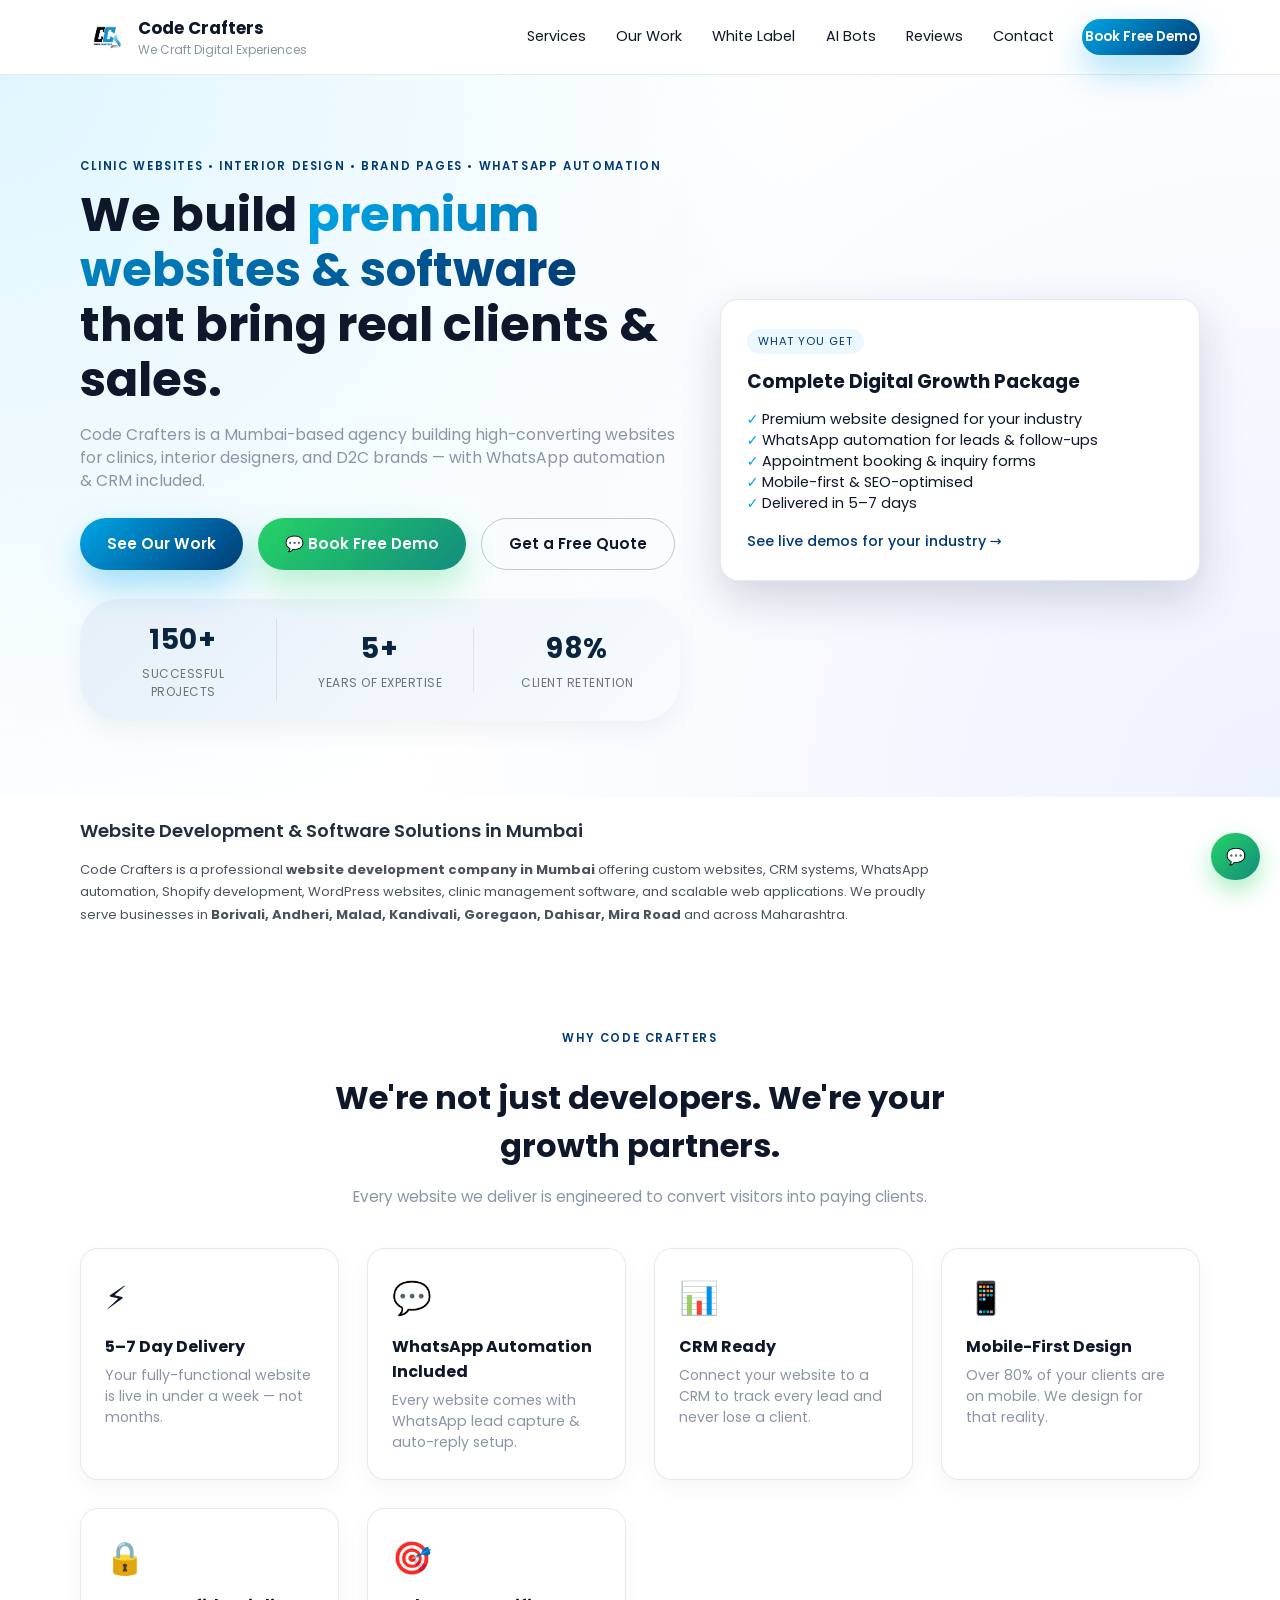
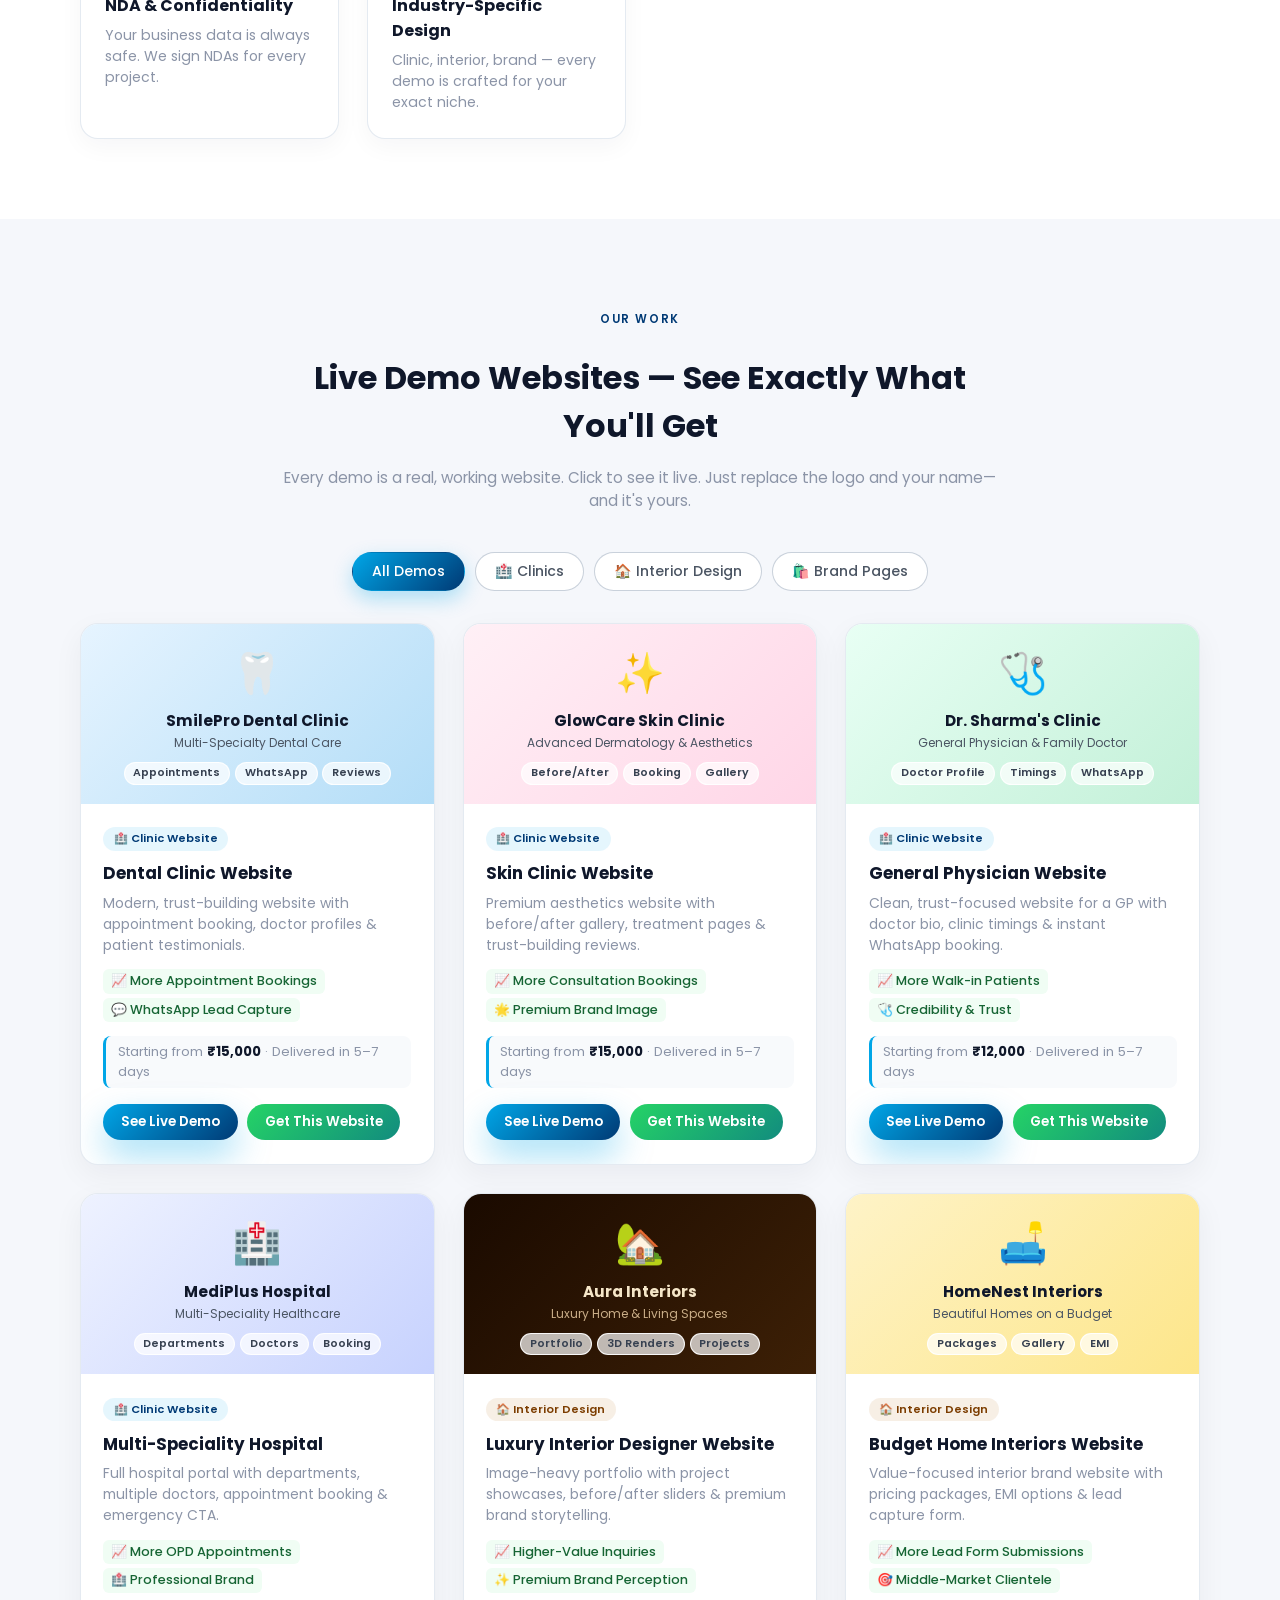
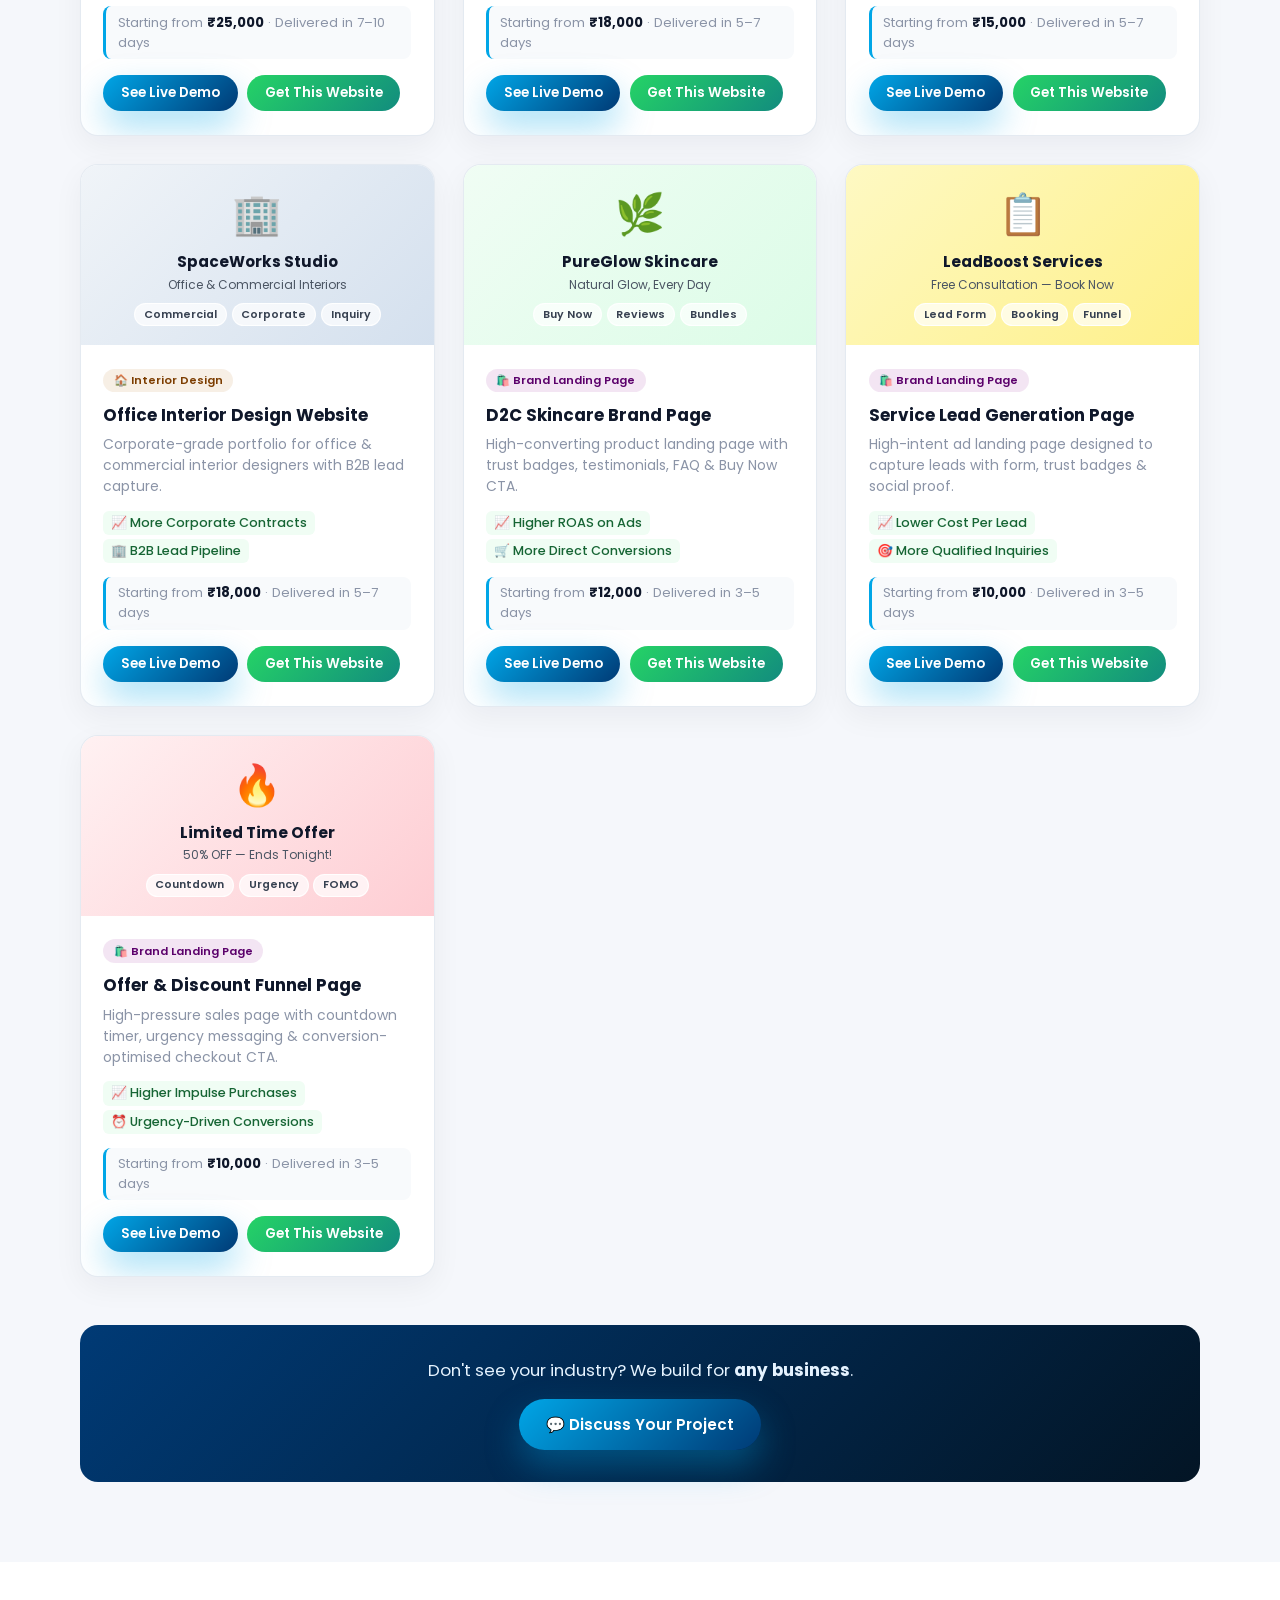
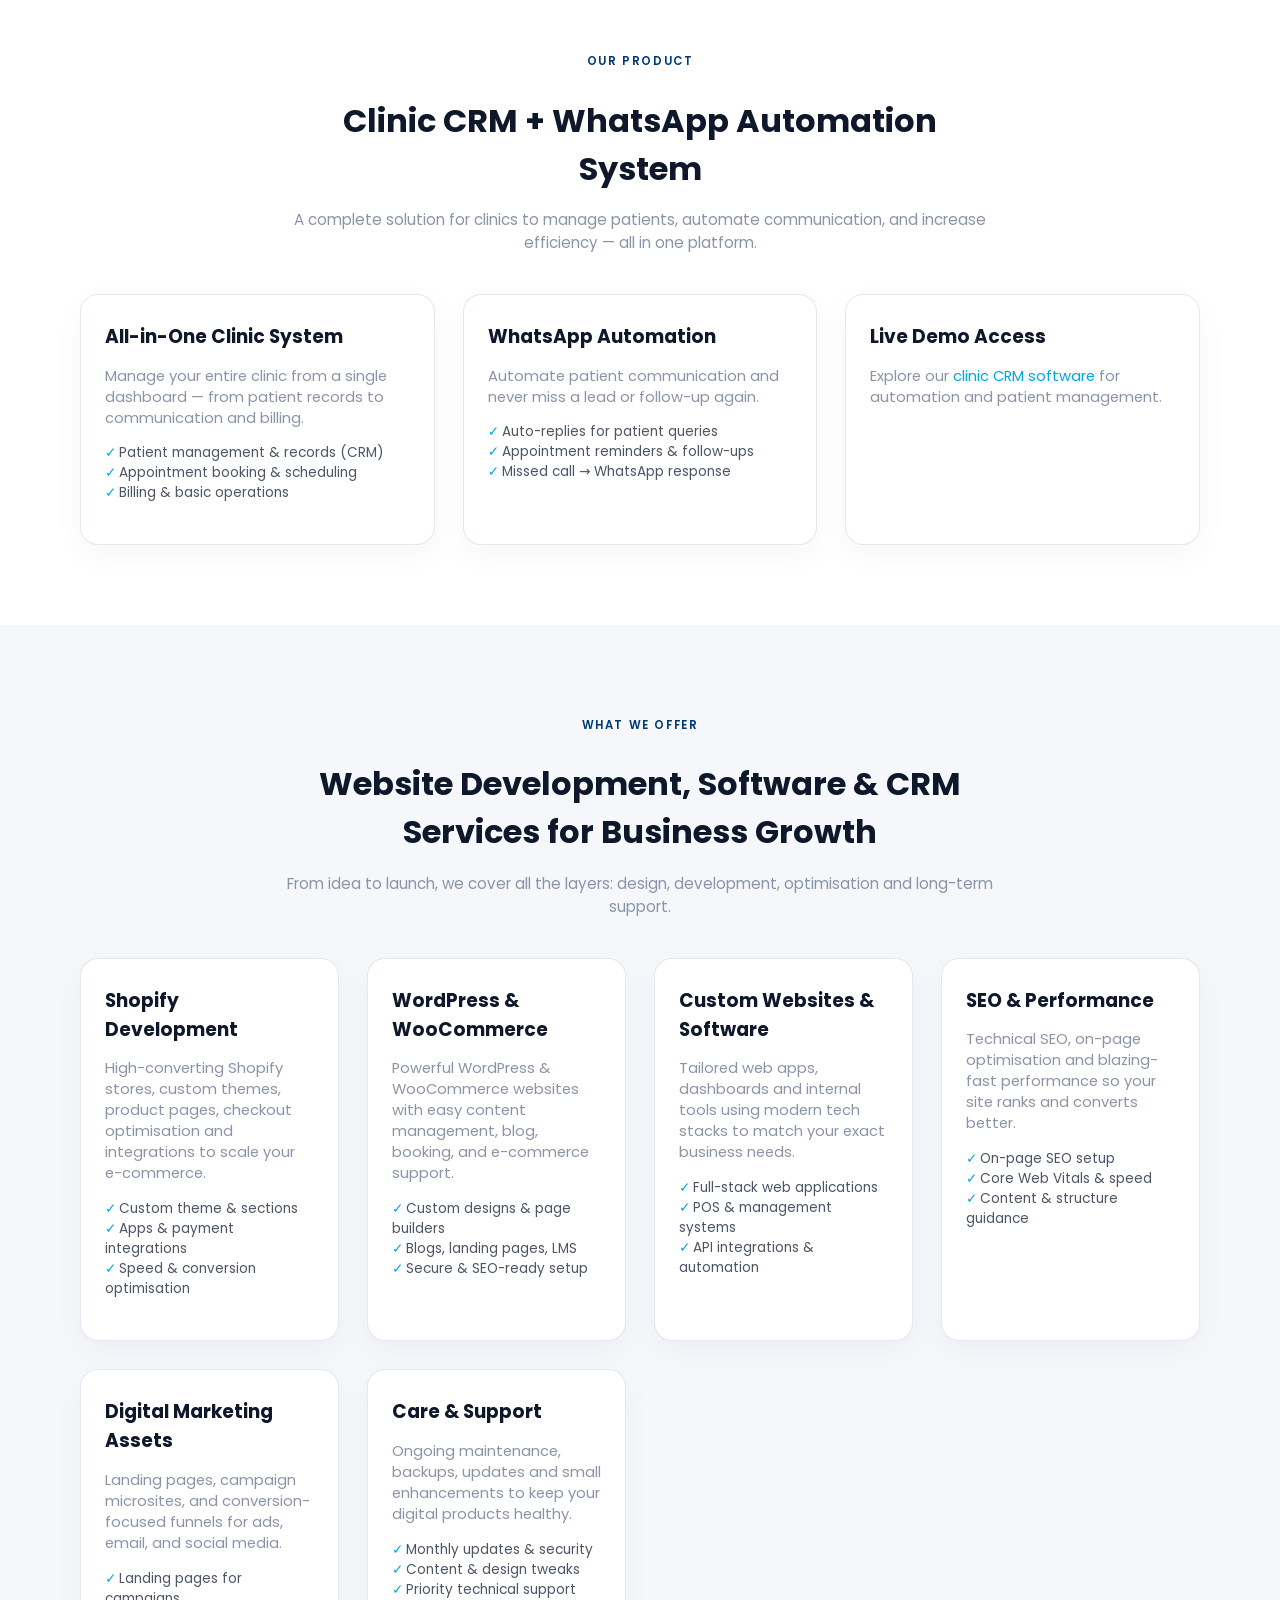
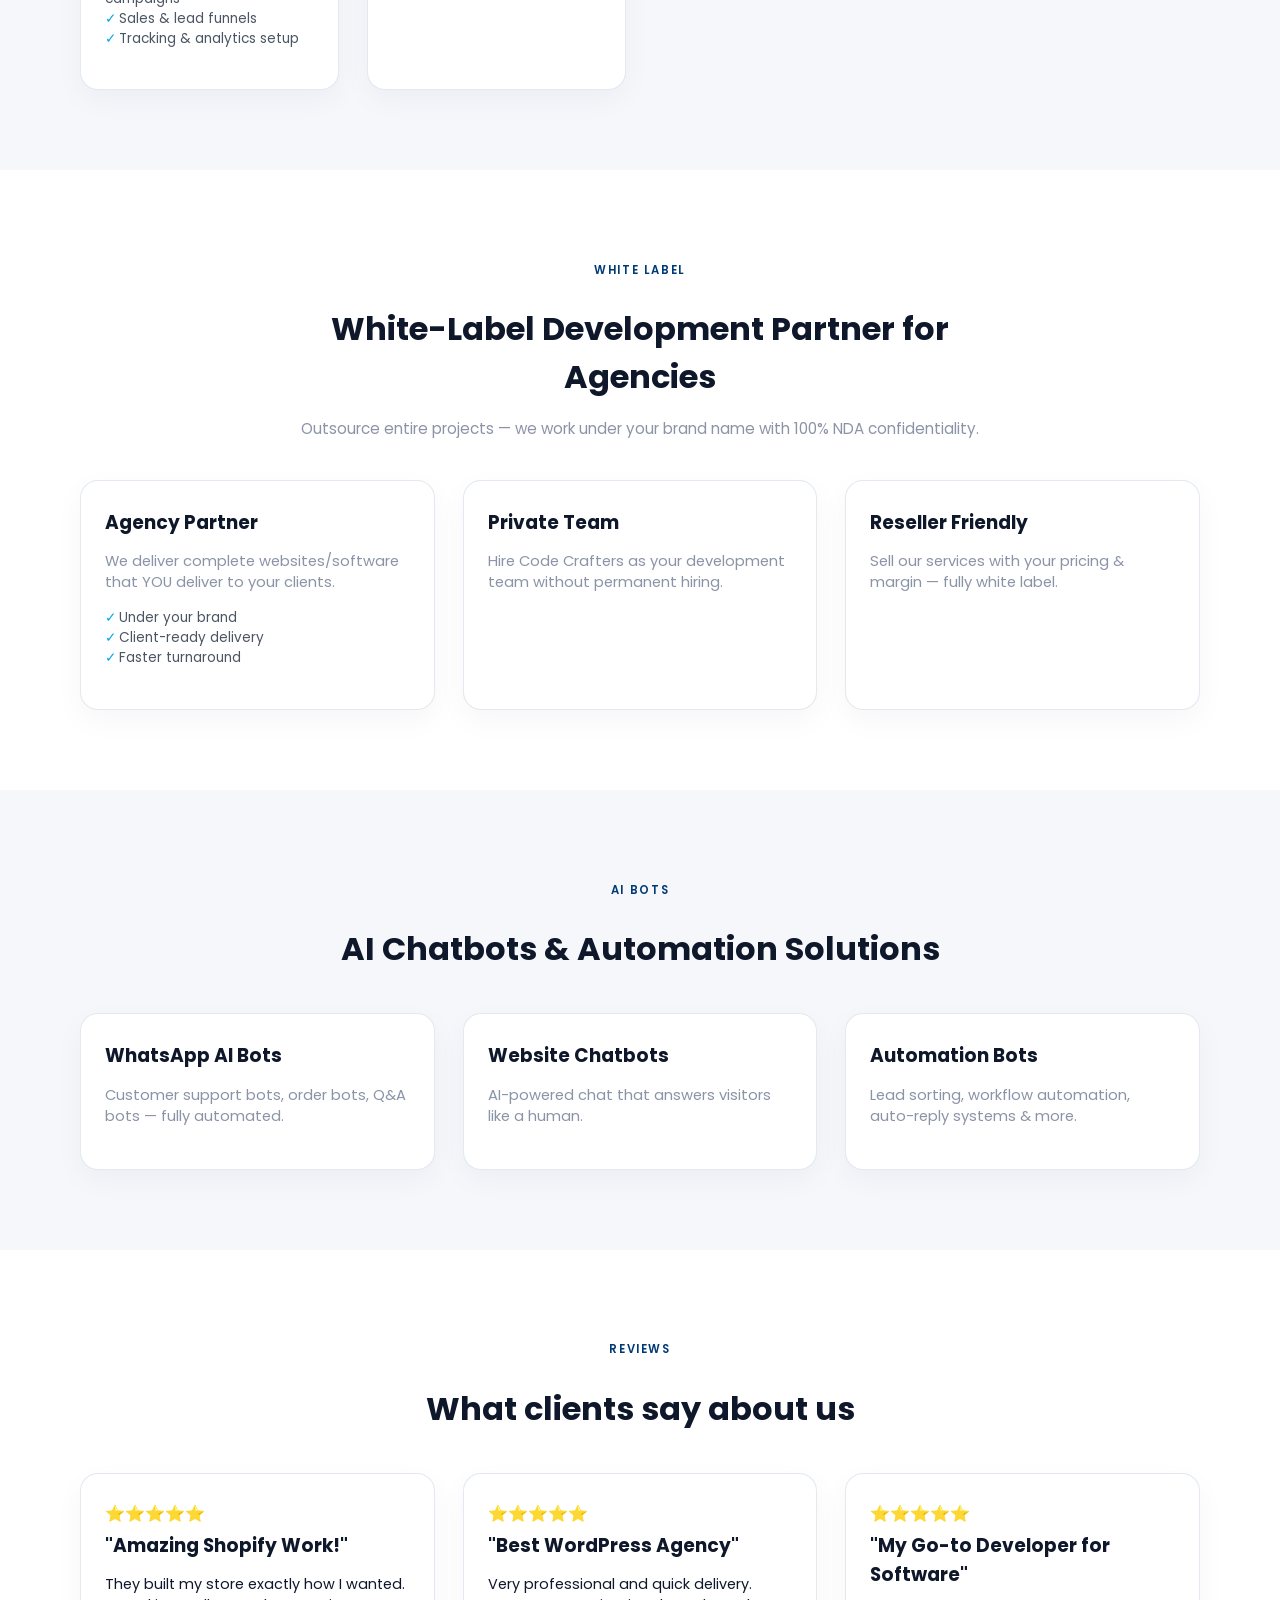
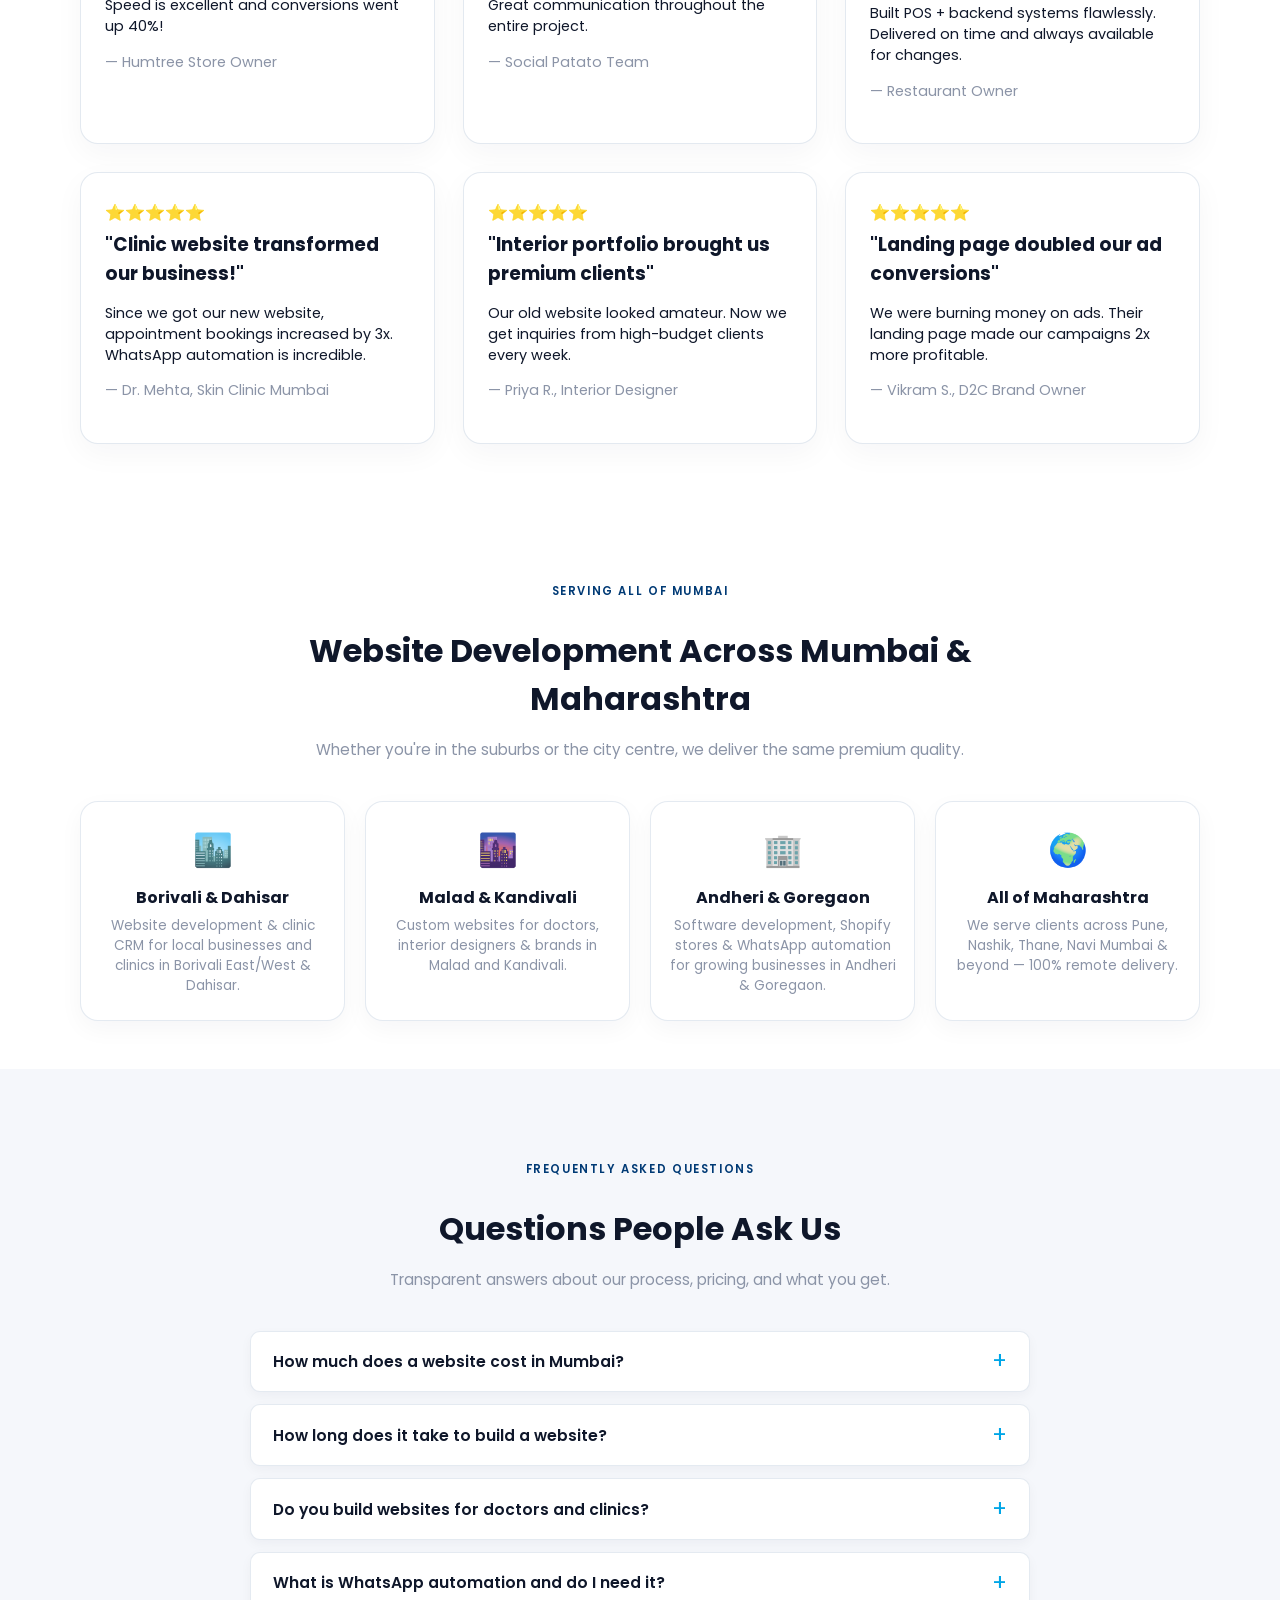
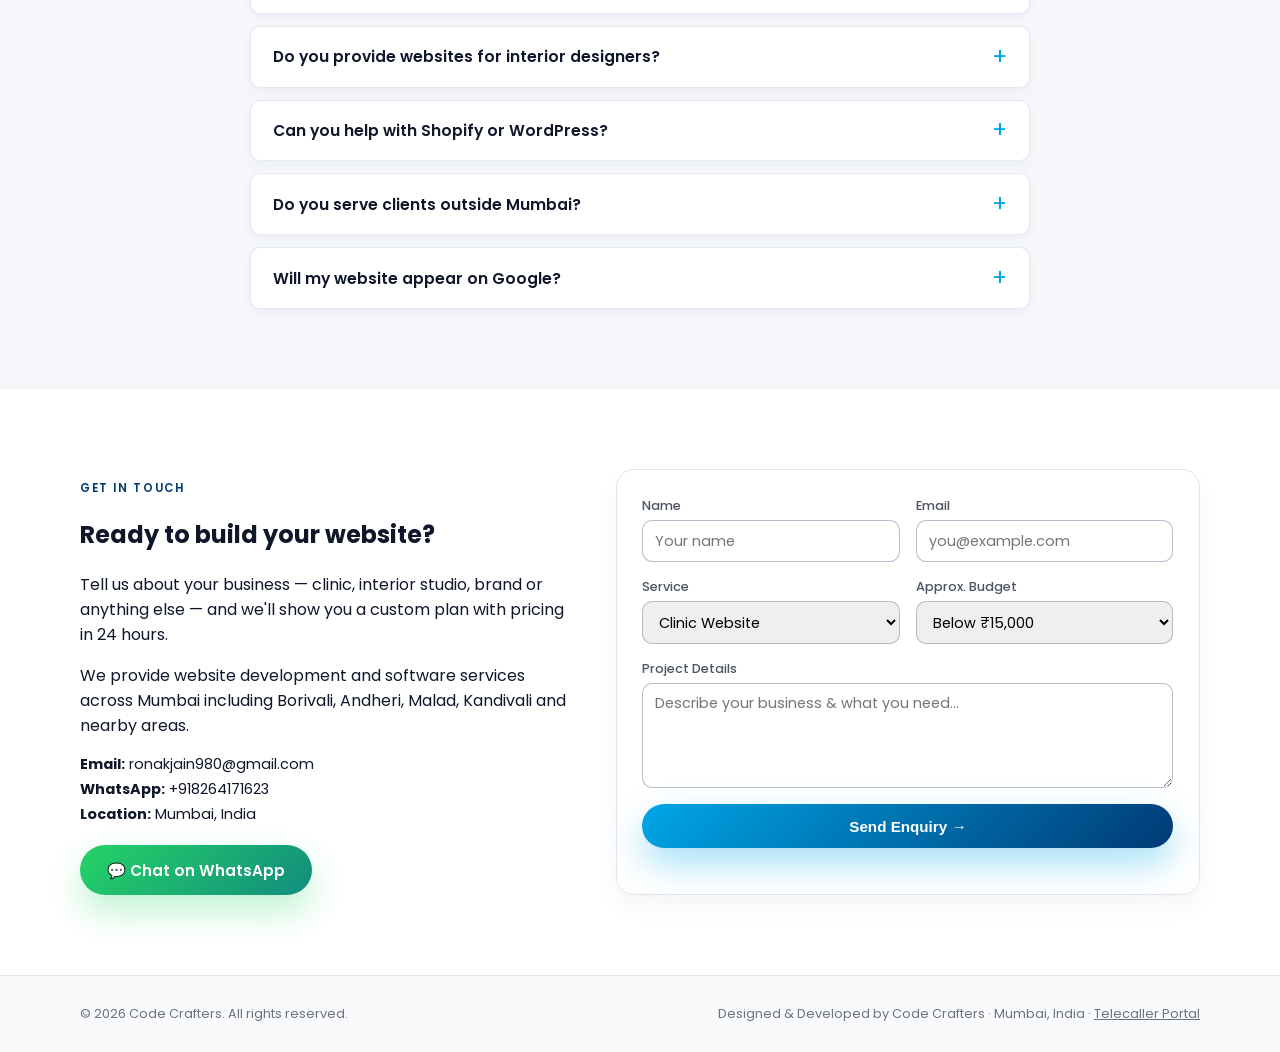
<file: index.html>
<!DOCTYPE html>
<html lang="en">

<head>
  <!-- ===== PRIMARY SEO ===== -->
  <title>Website Development Company in Mumbai | Clinic & Interior Websites | Code Crafters</title>
  <meta charset="UTF-8">
  <meta name="viewport" content="width=device-width, initial-scale=1.0">
  <meta name="description"
    content="Code Crafters — Mumbai's #1 website development company. We build clinic websites, interior designer portfolios, D2C brand pages, WhatsApp automation & CRM software. Starting ₹10,000. Delivered in 5–7 days. Serving Borivali, Andheri, Malad, Kandivali & all Mumbai.">
  <meta name="keywords"
    content="website development Mumbai, website developer Borivali, website company Andheri, clinic website Mumbai, dental clinic website, skin clinic website, interior designer website Mumbai, WhatsApp automation India, CRM software Mumbai, Shopify developer Mumbai, WordPress developer Mumbai, software company Mumbai, website design Kandivali, website design Malad, local business website Mumbai">
  <meta name="robots" content="index, follow, max-snippet:-1, max-image-preview:large, max-video-preview:-1">
  <meta name="author" content="Code Crafters">
  <meta name="geo.region" content="IN-MH">
  <meta name="geo.placename" content="Mumbai">
  <meta name="geo.position" content="19.2307;72.8567">
  <meta name="ICBM" content="19.2307, 72.8567">
  <link rel="canonical" href="https://www.codecrafters.co.in/">
  <link rel="sitemap" type="application/xml" href="/sitemap.xml">

  <!-- ===== OPEN GRAPH (Facebook / WhatsApp preview) ===== -->
  <meta property="og:title" content="Code Crafters – Premium Websites & Software for Mumbai Businesses">
  <meta property="og:description"
    content="Clinic websites, interior portfolios, D2C brand pages & WhatsApp automation built by Mumbai's trusted web agency. Starting ₹10,000 · Delivered in 5–7 days.">
  <meta property="og:type" content="website">
  <meta property="og:url" content="https://www.codecrafters.co.in/">
  <meta property="og:image" content="https://www.codecrafters.co.in/assets/logo.png">
  <meta property="og:image:width" content="1200">
  <meta property="og:image:height" content="630">
  <meta property="og:locale" content="en_IN">
  <meta property="og:site_name" content="Code Crafters">

  <!-- ===== TWITTER CARD ===== -->
  <meta name="twitter:card" content="summary_large_image">
  <meta name="twitter:title" content="Code Crafters – Premium Websites & Software for Mumbai Businesses">
  <meta name="twitter:description"
    content="Clinic websites, interior portfolios, D2C brand pages & WhatsApp automation. Starting ₹10,000.">
  <meta name="twitter:image" content="https://www.codecrafters.co.in/assets/logo.png">

  <!-- ===== STYLES & FONTS ===== -->
  <link rel="stylesheet" href="style.css" />
  <link rel="preconnect" href="https://fonts.googleapis.com">
  <link rel="preconnect" href="https://fonts.gstatic.com" crossorigin>
  <link href="https://fonts.googleapis.com/css2?family=Poppins:wght@300;400;500;600;700&display=swap"
    rel="stylesheet" />

  <!-- ===== GOOGLE ANALYTICS ===== -->
  <script async src="https://www.googletagmanager.com/gtag/js?id=G-1JJXHDS2BG"></script>
  <script>
    window.dataLayer = window.dataLayer || [];
    function gtag() { dataLayer.push(arguments); }
    gtag('js', new Date());
    gtag('config', 'G-1JJXHDS2BG');
  </script>
</head>

<body>
  <!-- ========= HEADER ========= -->
  <header class="header">
    <div class="container header-inner">
      <a href="#hero" class="brand">
        <img src="assets/logo.png" alt="Code Crafters Logo" class="brand-logo" />
        <div class="brand-text">
          <span class="brand-name">Code Crafters</span>
          <span class="brand-tagline">We Craft Digital Experiences</span>
        </div>
      </a>

      <button class="nav-toggle" id="navToggle"><span></span><span></span><span></span></button>

      <nav class="nav" id="nav">
        <a href="#services">Services</a>
        <a href="#our-work">Our Work</a>
        <a href="#white-label">White Label</a>
        <a href="#ai">AI Bots</a>
        <a href="#reviews">Reviews</a>
        <a href="#contact">Contact</a>
        <a href="https://wa.me/918264171623?text=Hi%2C%20I%20want%20a%20free%20demo" class="btn btn-small"
          target="_blank">Book Free Demo</a>
      </nav>
    </div>
  </header>

  <!-- ========= HERO ========= -->
  <section class="hero" id="hero">
    <div class="container hero-inner">
      <div class="hero-content">
        <p class="eyebrow">Clinic Websites • Interior Design • Brand Pages • WhatsApp Automation</p>

        <h1>
          We build
          <span class="text-gradient">premium websites & software</span><br />
          that bring real clients & sales.
        </h1>

        <p class="hero-subtitle">
          Code Crafters is a Mumbai-based agency building high-converting websites for clinics,
          interior designers, and D2C brands — with WhatsApp automation & CRM included.
        </p>

        <div class="hero-actions">
          <a href="#our-work" class="btn">See Our Work</a>
          <a href="https://wa.me/918264171623?text=Hi%2C%20I%20want%20a%20free%20demo" class="btn btn-whatsapp"
            target="_blank">💬 Book Free Demo</a>
          <a href="#contact" class="btn btn-outline">Get a Free Quote</a>
        </div>

        <div class="hero-badge stats-container">
          <div class="stat">
            <span class="stat-number">150+</span>
            <span class="stat-label">Successful Projects</span>
          </div>
          <div class="stat">
            <span class="stat-number">5+</span>
            <span class="stat-label">Years of Expertise</span>
          </div>
          <div class="stat">
            <span class="stat-number">98%</span>
            <span class="stat-label">Client Retention</span>
          </div>
        </div>
      </div>

      <div class="hero-card">
        <div class="hero-badge">What You Get</div>
        <h3>Complete Digital Growth Package</h3>
        <ul>
          <li>Premium website designed for your industry</li>
          <li>WhatsApp automation for leads & follow-ups</li>
          <li>Appointment booking & inquiry forms</li>
          <li>Mobile-first & SEO-optimised</li>
          <li>Delivered in 5–7 days</li>
        </ul>
        <a href="#our-work" class="hero-link">See live demos for your industry →</a>
      </div>
    </div>
  </section>

  <!-- ========= SEO TEXT SECTION (visible but subtle) ========= -->
  <section class="container" style="margin-top:20px; padding-bottom:0;">
    <h2 style="font-size:18px; font-weight:600; opacity:0.9;">
      Website Development &amp; Software Solutions in Mumbai
    </h2>
    <p style="font-size:13px; opacity:0.75; line-height:1.7; max-width:860px;">
      Code Crafters is a professional <strong>website development company in Mumbai</strong> offering custom websites,
      CRM systems, WhatsApp automation, Shopify development, WordPress websites, clinic management software,
      and scalable web applications. We proudly serve businesses in
      <strong>Borivali, Andheri, Malad, Kandivali, Goregaon, Dahisar, Mira Road</strong> and across Maharashtra.
    </p>
  </section>

  <!-- ========= WHY CHOOSE US ========= -->
  <section class="section" id="why-us">
    <div class="container">
      <div class="section-header">
        <p class="eyebrow">Why Code Crafters</p>
        <h2>We're not just developers. We're your growth partners.</h2>
        <p class="section-subtitle">
          Every website we deliver is engineered to convert visitors into paying clients.
        </p>
      </div>

      <div class="grid trust-grid">
        <div class="trust-card">
          <div class="trust-icon">⚡</div>
          <h3>5–7 Day Delivery</h3>
          <p>Your fully-functional website is live in under a week — not months.</p>
        </div>
        <div class="trust-card">
          <div class="trust-icon">💬</div>
          <h3>WhatsApp Automation Included</h3>
          <p>Every website comes with WhatsApp lead capture & auto-reply setup.</p>
        </div>
        <div class="trust-card">
          <div class="trust-icon">📊</div>
          <h3>CRM Ready</h3>
          <p>Connect your website to a CRM to track every lead and never lose a client.</p>
        </div>
        <div class="trust-card">
          <div class="trust-icon">📱</div>
          <h3>Mobile-First Design</h3>
          <p>Over 80% of your clients are on mobile. We design for that reality.</p>
        </div>
        <div class="trust-card">
          <div class="trust-icon">🔒</div>
          <h3>NDA & Confidentiality</h3>
          <p>Your business data is always safe. We sign NDAs for every project.</p>
        </div>
        <div class="trust-card">
          <div class="trust-icon">🎯</div>
          <h3>Industry-Specific Design</h3>
          <p>Clinic, interior, brand — every demo is crafted for your exact niche.</p>
        </div>
      </div>
    </div>
  </section>

  <!-- ========= OUR WORK / PORTFOLIO ========= -->
  <section class="section section-alt" id="our-work">
    <div class="container">
      <div class="section-header">
        <p class="eyebrow">Our Work</p>
        <h2>Live Demo Websites — See Exactly What You'll Get</h2>
        <p class="section-subtitle">
          Every demo is a real, working website. Click to see it live. Just replace the logo and your name—and it's
          yours.
        </p>
      </div>

      <!-- Portfolio Tabs -->
      <div class="portfolio-tabs">
        <button class="tab-btn active" data-category="all">All Demos</button>
        <button class="tab-btn" data-category="clinic">🏥 Clinics</button>
        <button class="tab-btn" data-category="interior">🏠 Interior Design</button>
        <button class="tab-btn" data-category="brand">🛍️ Brand Pages</button>
      </div>

      <div class="grid portfolio-demo-grid" id="portfolioGrid">

        <!-- CLINIC DEMOS -->
        <article class="demo-card" data-category="clinic">
          <div class="demo-preview clinic-preview dental">
            <div class="demo-preview-content">
              <div class="demo-logo-mock">🦷</div>
              <div class="demo-title-mock">SmilePro Dental Clinic</div>
              <div class="demo-subtitle-mock">Multi-Specialty Dental Care</div>
              <div class="demo-tag-group">
                <span class="demo-chip">Appointments</span>
                <span class="demo-chip">WhatsApp</span>
                <span class="demo-chip">Reviews</span>
              </div>
            </div>
          </div>
          <div class="demo-info">
            <div class="demo-category-tag clinic-tag">🏥 Clinic Website</div>
            <h3>Dental Clinic Website</h3>
            <p>Modern, trust-building website with appointment booking, doctor profiles & patient testimonials.</p>
            <div class="demo-results">
              <span class="result-item">📈 More Appointment Bookings</span>
              <span class="result-item">💬 WhatsApp Lead Capture</span>
            </div>
            <div class="demo-pricing">Starting from <strong>₹15,000</strong> · Delivered in 5–7 days</div>
            <div class="demo-actions">
              <a href="clinic/dental-care/index.html" class="btn btn-small" target="_blank">See Live Demo</a>
              <a href="https://wa.me/918264171623?text=Hi%2C%20I%20want%20a%20dental%20clinic%20website%20like%20the%20demo"
                class="btn btn-small btn-whatsapp-sm" target="_blank">Get This Website</a>
            </div>
          </div>
        </article>

        <article class="demo-card" data-category="clinic">
          <div class="demo-preview clinic-preview skin">
            <div class="demo-preview-content">
              <div class="demo-logo-mock">✨</div>
              <div class="demo-title-mock">GlowCare Skin Clinic</div>
              <div class="demo-subtitle-mock">Advanced Dermatology & Aesthetics</div>
              <div class="demo-tag-group">
                <span class="demo-chip">Before/After</span>
                <span class="demo-chip">Booking</span>
                <span class="demo-chip">Gallery</span>
              </div>
            </div>
          </div>
          <div class="demo-info">
            <div class="demo-category-tag clinic-tag">🏥 Clinic Website</div>
            <h3>Skin Clinic Website</h3>
            <p>Premium aesthetics website with before/after gallery, treatment pages & trust-building reviews.</p>
            <div class="demo-results">
              <span class="result-item">📈 More Consultation Bookings</span>
              <span class="result-item">🌟 Premium Brand Image</span>
            </div>
            <div class="demo-pricing">Starting from <strong>₹15,000</strong> · Delivered in 5–7 days</div>
            <div class="demo-actions">
              <a href="clinic/skin-care/index.html" class="btn btn-small" target="_blank">See Live Demo</a>
              <a href="https://wa.me/918264171623?text=Hi%2C%20I%20want%20a%20skin%20clinic%20website%20like%20the%20demo"
                class="btn btn-small btn-whatsapp-sm" target="_blank">Get This Website</a>
            </div>
          </div>
        </article>

        <article class="demo-card" data-category="clinic">
          <div class="demo-preview clinic-preview gp">
            <div class="demo-preview-content">
              <div class="demo-logo-mock">🩺</div>
              <div class="demo-title-mock">Dr. Sharma's Clinic</div>
              <div class="demo-subtitle-mock">General Physician & Family Doctor</div>
              <div class="demo-tag-group">
                <span class="demo-chip">Doctor Profile</span>
                <span class="demo-chip">Timings</span>
                <span class="demo-chip">WhatsApp</span>
              </div>
            </div>
          </div>
          <div class="demo-info">
            <div class="demo-category-tag clinic-tag">🏥 Clinic Website</div>
            <h3>General Physician Website</h3>
            <p>Clean, trust-focused website for a GP with doctor bio, clinic timings & instant WhatsApp booking.</p>
            <div class="demo-results">
              <span class="result-item">📈 More Walk-in Patients</span>
              <span class="result-item">🩺 Credibility & Trust</span>
            </div>
            <div class="demo-pricing">Starting from <strong>₹12,000</strong> · Delivered in 5–7 days</div>
            <div class="demo-actions">
              <a href="clinic/general-physician/index.html" class="btn btn-small" target="_blank">See Live Demo</a>
              <a href="https://wa.me/918264171623?text=Hi%2C%20I%20want%20a%20general%20physician%20website%20like%20the%20demo"
                class="btn btn-small btn-whatsapp-sm" target="_blank">Get This Website</a>
            </div>
          </div>
        </article>

        <article class="demo-card" data-category="clinic">
          <div class="demo-preview clinic-preview multi">
            <div class="demo-preview-content">
              <div class="demo-logo-mock">🏥</div>
              <div class="demo-title-mock">MediPlus Hospital</div>
              <div class="demo-subtitle-mock">Multi-Speciality Healthcare</div>
              <div class="demo-tag-group">
                <span class="demo-chip">Departments</span>
                <span class="demo-chip">Doctors</span>
                <span class="demo-chip">Booking</span>
              </div>
            </div>
          </div>
          <div class="demo-info">
            <div class="demo-category-tag clinic-tag">🏥 Clinic Website</div>
            <h3>Multi-Speciality Hospital</h3>
            <p>Full hospital portal with departments, multiple doctors, appointment booking & emergency CTA.</p>
            <div class="demo-results">
              <span class="result-item">📈 More OPD Appointments</span>
              <span class="result-item">🏥 Professional Brand</span>
            </div>
            <div class="demo-pricing">Starting from <strong>₹25,000</strong> · Delivered in 7–10 days</div>
            <div class="demo-actions">
              <a href="clinic/multi-speciality/index.html" class="btn btn-small" target="_blank">See Live Demo</a>
              <a href="https://wa.me/918264171623?text=Hi%2C%20I%20want%20a%20multi-speciality%20hospital%20website%20like%20the%20demo"
                class="btn btn-small btn-whatsapp-sm" target="_blank">Get This Website</a>
            </div>
          </div>
        </article>

        <!-- INTERIOR DEMOS -->
        <article class="demo-card" data-category="interior">
          <div class="demo-preview interior-preview luxury">
            <div class="demo-preview-content">
              <div class="demo-logo-mock">🏡</div>
              <div class="demo-title-mock">Aura Interiors</div>
              <div class="demo-subtitle-mock">Luxury Home & Living Spaces</div>
              <div class="demo-tag-group">
                <span class="demo-chip">Portfolio</span>
                <span class="demo-chip">3D Renders</span>
                <span class="demo-chip">Projects</span>
              </div>
            </div>
          </div>
          <div class="demo-info">
            <div class="demo-category-tag interior-tag">🏠 Interior Design</div>
            <h3>Luxury Interior Designer Website</h3>
            <p>Image-heavy portfolio with project showcases, before/after sliders & premium brand storytelling.</p>
            <div class="demo-results">
              <span class="result-item">📈 Higher-Value Inquiries</span>
              <span class="result-item">✨ Premium Brand Perception</span>
            </div>
            <div class="demo-pricing">Starting from <strong>₹18,000</strong> · Delivered in 5–7 days</div>
            <div class="demo-actions">
              <a href="interior/luxury-design/index.html" class="btn btn-small" target="_blank">See Live Demo</a>
              <a href="https://wa.me/918264171623?text=Hi%2C%20I%20want%20a%20luxury%20interior%20website%20like%20the%20demo"
                class="btn btn-small btn-whatsapp-sm" target="_blank">Get This Website</a>
            </div>
          </div>
        </article>

        <article class="demo-card" data-category="interior">
          <div class="demo-preview interior-preview budget">
            <div class="demo-preview-content">
              <div class="demo-logo-mock">🛋️</div>
              <div class="demo-title-mock">HomeNest Interiors</div>
              <div class="demo-subtitle-mock">Beautiful Homes on a Budget</div>
              <div class="demo-tag-group">
                <span class="demo-chip">Packages</span>
                <span class="demo-chip">Gallery</span>
                <span class="demo-chip">EMI</span>
              </div>
            </div>
          </div>
          <div class="demo-info">
            <div class="demo-category-tag interior-tag">🏠 Interior Design</div>
            <h3>Budget Home Interiors Website</h3>
            <p>Value-focused interior brand website with pricing packages, EMI options & lead capture form.</p>
            <div class="demo-results">
              <span class="result-item">📈 More Lead Form Submissions</span>
              <span class="result-item">🎯 Middle-Market Clientele</span>
            </div>
            <div class="demo-pricing">Starting from <strong>₹15,000</strong> · Delivered in 5–7 days</div>
            <div class="demo-actions">
              <a href="interior/budget-interiors/index.html" class="btn btn-small" target="_blank">See Live Demo</a>
              <a href="https://wa.me/918264171623?text=Hi%2C%20I%20want%20a%20budget%20interiors%20website%20like%20the%20demo"
                class="btn btn-small btn-whatsapp-sm" target="_blank">Get This Website</a>
            </div>
          </div>
        </article>

        <article class="demo-card" data-category="interior">
          <div class="demo-preview interior-preview office">
            <div class="demo-preview-content">
              <div class="demo-logo-mock">🏢</div>
              <div class="demo-title-mock">SpaceWorks Studio</div>
              <div class="demo-subtitle-mock">Office & Commercial Interiors</div>
              <div class="demo-tag-group">
                <span class="demo-chip">Commercial</span>
                <span class="demo-chip">Corporate</span>
                <span class="demo-chip">Inquiry</span>
              </div>
            </div>
          </div>
          <div class="demo-info">
            <div class="demo-category-tag interior-tag">🏠 Interior Design</div>
            <h3>Office Interior Design Website</h3>
            <p>Corporate-grade portfolio for office & commercial interior designers with B2B lead capture.</p>
            <div class="demo-results">
              <span class="result-item">📈 More Corporate Contracts</span>
              <span class="result-item">🏢 B2B Lead Pipeline</span>
            </div>
            <div class="demo-pricing">Starting from <strong>₹18,000</strong> · Delivered in 5–7 days</div>
            <div class="demo-actions">
              <a href="interior/office-spaces/index.html" class="btn btn-small" target="_blank">See Live Demo</a>
              <a href="https://wa.me/918264171623?text=Hi%2C%20I%20want%20an%20office%20interior%20website%20like%20the%20demo"
                class="btn btn-small btn-whatsapp-sm" target="_blank">Get This Website</a>
            </div>
          </div>
        </article>

        <!-- BRAND / AD DEMOS -->
        <article class="demo-card" data-category="brand">
          <div class="demo-preview brand-preview skincare">
            <div class="demo-preview-content">
              <div class="demo-logo-mock">🌿</div>
              <div class="demo-title-mock">PureGlow Skincare</div>
              <div class="demo-subtitle-mock">Natural Glow, Every Day</div>
              <div class="demo-tag-group">
                <span class="demo-chip">Buy Now</span>
                <span class="demo-chip">Reviews</span>
                <span class="demo-chip">Bundles</span>
              </div>
            </div>
          </div>
          <div class="demo-info">
            <div class="demo-category-tag brand-tag">🛍️ Brand Landing Page</div>
            <h3>D2C Skincare Brand Page</h3>
            <p>High-converting product landing page with trust badges, testimonials, FAQ & Buy Now CTA.</p>
            <div class="demo-results">
              <span class="result-item">📈 Higher ROAS on Ads</span>
              <span class="result-item">🛒 More Direct Conversions</span>
            </div>
            <div class="demo-pricing">Starting from <strong>₹12,000</strong> · Delivered in 3–5 days</div>
            <div class="demo-actions">
              <a href="brand/d2c-skincare/index.html" class="btn btn-small" target="_blank">See Live Demo</a>
              <a href="https://wa.me/918264171623?text=Hi%2C%20I%20want%20a%20D2C%20brand%20landing%20page%20like%20the%20demo"
                class="btn btn-small btn-whatsapp-sm" target="_blank">Get This Website</a>
            </div>
          </div>
        </article>

        <article class="demo-card" data-category="brand">
          <div class="demo-preview brand-preview leadgen">
            <div class="demo-preview-content">
              <div class="demo-logo-mock">📋</div>
              <div class="demo-title-mock">LeadBoost Services</div>
              <div class="demo-subtitle-mock">Free Consultation — Book Now</div>
              <div class="demo-tag-group">
                <span class="demo-chip">Lead Form</span>
                <span class="demo-chip">Booking</span>
                <span class="demo-chip">Funnel</span>
              </div>
            </div>
          </div>
          <div class="demo-info">
            <div class="demo-category-tag brand-tag">🛍️ Brand Landing Page</div>
            <h3>Service Lead Generation Page</h3>
            <p>High-intent ad landing page designed to capture leads with form, trust badges & social proof.</p>
            <div class="demo-results">
              <span class="result-item">📈 Lower Cost Per Lead</span>
              <span class="result-item">🎯 More Qualified Inquiries</span>
            </div>
            <div class="demo-pricing">Starting from <strong>₹10,000</strong> · Delivered in 3–5 days</div>
            <div class="demo-actions">
              <a href="brand/lead-generation/index.html" class="btn btn-small" target="_blank">See Live Demo</a>
              <a href="https://wa.me/918264171623?text=Hi%2C%20I%20want%20a%20lead%20generation%20landing%20page%20like%20the%20demo"
                class="btn btn-small btn-whatsapp-sm" target="_blank">Get This Website</a>
            </div>
          </div>
        </article>

        <article class="demo-card" data-category="brand">
          <div class="demo-preview brand-preview offer">
            <div class="demo-preview-content">
              <div class="demo-logo-mock">🔥</div>
              <div class="demo-title-mock">Limited Time Offer</div>
              <div class="demo-subtitle-mock">50% OFF — Ends Tonight!</div>
              <div class="demo-tag-group">
                <span class="demo-chip">Countdown</span>
                <span class="demo-chip">Urgency</span>
                <span class="demo-chip">FOMO</span>
              </div>
            </div>
          </div>
          <div class="demo-info">
            <div class="demo-category-tag brand-tag">🛍️ Brand Landing Page</div>
            <h3>Offer & Discount Funnel Page</h3>
            <p>High-pressure sales page with countdown timer, urgency messaging & conversion-optimised checkout CTA.</p>
            <div class="demo-results">
              <span class="result-item">📈 Higher Impulse Purchases</span>
              <span class="result-item">⏰ Urgency-Driven Conversions</span>
            </div>
            <div class="demo-pricing">Starting from <strong>₹10,000</strong> · Delivered in 3–5 days</div>
            <div class="demo-actions">
              <a href="brand/exclusive-offer/index.html" class="btn btn-small" target="_blank">See Live Demo</a>
              <a href="https://wa.me/918264171623?text=Hi%2C%20I%20want%20an%20offer%20funnel%20page%20like%20the%20demo"
                class="btn btn-small btn-whatsapp-sm" target="_blank">Get This Website</a>
            </div>
          </div>
        </article>

      </div><!-- end portfolioGrid -->

      <!-- CTA below demos -->
      <div class="portfolio-cta-bar">
        <p>Don't see your industry? We build for <strong>any business</strong>.</p>
        <a href="https://wa.me/918264171623?text=Hi%2C%20I%20want%20a%20custom%20website%20for%20my%20business"
          class="btn" target="_blank">💬 Discuss Your Project</a>
      </div>

    </div>
  </section>

  <!-- ========= PRODUCT (CLINIC CRM) ========= -->
  <section class="section" id="product">
    <div class="container">
      <div class="section-header">
        <p class="eyebrow">Our Product</p>
        <h2>Clinic CRM + WhatsApp Automation System</h2>
        <p class="section-subtitle">
          A complete solution for clinics to manage patients, automate communication,
          and increase efficiency — all in one platform.
        </p>
      </div>

      <div class="grid services-grid">
        <article class="card service-card">
          <h3>All-in-One Clinic System</h3>
          <p>
            Manage your entire clinic from a single dashboard — from patient records
            to communication and billing.
          </p>
          <ul>
            <li>Patient management & records (CRM)</li>
            <li>Appointment booking & scheduling</li>
            <li>Billing & basic operations</li>
          </ul>
        </article>

        <article class="card service-card">
          <h3>WhatsApp Automation</h3>
          <p>
            Automate patient communication and never miss a lead or follow-up again.
          </p>
          <ul>
            <li>Auto-replies for patient queries</li>
            <li>Appointment reminders & follow-ups</li>
            <li>Missed call → WhatsApp response</li>
          </ul>
        </article>

        <article class="card service-card">
          <h3>Live Demo Access</h3>
          <p>
            Explore our <a href="https://mediva360.com/" style="color:var(--cc-blue);">clinic CRM software</a> for
            automation and
            patient management.
          </p>
        </article>
      </div>
    </div>
  </section>

  <!-- ========= SERVICES ========= -->
  <section class="section section-alt" id="services">
    <div class="container">
      <div class="section-header">
        <p class="eyebrow">What we offer</p>
        <h2>Website Development, Software & CRM Services for Business Growth</h2>
        <p class="section-subtitle">
          From idea to launch, we cover all the layers: design, development,
          optimisation and long-term support.
        </p>
      </div>

      <div class="grid services-grid">
        <article class="card service-card">
          <h3>Shopify Development</h3>
          <p>
            High-converting Shopify stores, custom themes, product pages, checkout
            optimisation and integrations to scale your e-commerce.
          </p>
          <ul>
            <li>Custom theme & sections</li>
            <li>Apps & payment integrations</li>
            <li>Speed & conversion optimisation</li>
          </ul>
        </article>

        <article class="card service-card">
          <h3>WordPress & WooCommerce</h3>
          <p>
            Powerful WordPress & WooCommerce websites with easy content management,
            blog, booking, and e-commerce support.
          </p>
          <ul>
            <li>Custom designs & page builders</li>
            <li>Blogs, landing pages, LMS</li>
            <li>Secure & SEO-ready setup</li>
          </ul>
        </article>

        <article class="card service-card">
          <h3>Custom Websites & Software</h3>
          <p>
            Tailored web apps, dashboards and internal tools using modern tech
            stacks to match your exact business needs.
          </p>
          <ul>
            <li>Full-stack web applications</li>
            <li>POS & management systems</li>
            <li>API integrations & automation</li>
          </ul>
        </article>

        <article class="card service-card">
          <h3>SEO & Performance</h3>
          <p>
            Technical SEO, on-page optimisation and blazing-fast performance so
            your site ranks and converts better.
          </p>
          <ul>
            <li>On-page SEO setup</li>
            <li>Core Web Vitals & speed</li>
            <li>Content & structure guidance</li>
          </ul>
        </article>

        <article class="card service-card">
          <h3>Digital Marketing Assets</h3>
          <p>
            Landing pages, campaign microsites, and conversion-focused funnels for
            ads, email, and social media.
          </p>
          <ul>
            <li>Landing pages for campaigns</li>
            <li>Sales & lead funnels</li>
            <li>Tracking & analytics setup</li>
          </ul>
        </article>

        <article class="card service-card">
          <h3>Care & Support</h3>
          <p>
            Ongoing maintenance, backups, updates and small enhancements to keep
            your digital products healthy.
          </p>
          <ul>
            <li>Monthly updates & security</li>
            <li>Content & design tweaks</li>
            <li>Priority technical support</li>
          </ul>
        </article>
      </div>
    </div>
  </section>

  <!-- ========= WHITE LABEL SERVICES ========= -->
  <section class="section" id="white-label">
    <div class="container">
      <div class="section-header">
        <p class="eyebrow">White Label</p>
        <h2>White-Label Development Partner for Agencies</h2>
        <p class="section-subtitle">
          Outsource entire projects — we work under your brand name with 100% NDA confidentiality.
        </p>
      </div>

      <div class="grid services-grid">
        <article class="card service-card">
          <h3>Agency Partner</h3>
          <p>We deliver complete websites/software that YOU deliver to your clients.</p>
          <ul>
            <li>Under your brand</li>
            <li>Client-ready delivery</li>
            <li>Faster turnaround</li>
          </ul>
        </article>

        <article class="card service-card">
          <h3>Private Team</h3>
          <p>Hire Code Crafters as your development team without permanent hiring.</p>
        </article>

        <article class="card service-card">
          <h3>Reseller Friendly</h3>
          <p>Sell our services with your pricing & margin — fully white label.</p>
        </article>
      </div>
    </div>
  </section>

  <!-- ========= AI BOTS / AUTOMATION ========= -->
  <section class="section section-alt" id="ai">
    <div class="container">
      <div class="section-header">
        <p class="eyebrow">AI Bots</p>
        <h2>AI Chatbots & Automation Solutions</h2>
      </div>

      <div class="grid services-grid">
        <article class="card service-card">
          <h3>WhatsApp AI Bots</h3>
          <p>Customer support bots, order bots, Q&A bots — fully automated.</p>
        </article>

        <article class="card service-card">
          <h3>Website Chatbots</h3>
          <p>AI-powered chat that answers visitors like a human.</p>
        </article>

        <article class="card service-card">
          <h3>Automation Bots</h3>
          <p>Lead sorting, workflow automation, auto-reply systems & more.</p>
        </article>
      </div>
    </div>
  </section>

  <!-- ========= REVIEWS ========= -->
  <section class="section" id="reviews">
    <div class="container">
      <div class="section-header">
        <p class="eyebrow">Reviews</p>
        <h2>What clients say about us</h2>
      </div>

      <div class="grid portfolio-grid">

        <article class="card portfolio-card">
          <div class="review-stars">⭐⭐⭐⭐⭐</div>
          <h3>"Amazing Shopify Work!"</h3>
          <p>They built my store exactly how I wanted. Speed is excellent and conversions went up 40%!</p>
          <p class="portfolio-meta">— Humtree Store Owner</p>
        </article>

        <article class="card portfolio-card">
          <div class="review-stars">⭐⭐⭐⭐⭐</div>
          <h3>"Best WordPress Agency"</h3>
          <p>Very professional and quick delivery. Great communication throughout the entire project.</p>
          <p class="portfolio-meta">— Social Patato Team</p>
        </article>

        <article class="card portfolio-card">
          <div class="review-stars">⭐⭐⭐⭐⭐</div>
          <h3>"My Go-to Developer for Software"</h3>
          <p>Built POS + backend systems flawlessly. Delivered on time and always available for changes.</p>
          <p class="portfolio-meta">— Restaurant Owner</p>
        </article>

        <article class="card portfolio-card">
          <div class="review-stars">⭐⭐⭐⭐⭐</div>
          <h3>"Clinic website transformed our business!"</h3>
          <p>Since we got our new website, appointment bookings increased by 3x. WhatsApp automation is incredible.</p>
          <p class="portfolio-meta">— Dr. Mehta, Skin Clinic Mumbai</p>
        </article>

        <article class="card portfolio-card">
          <div class="review-stars">⭐⭐⭐⭐⭐</div>
          <h3>"Interior portfolio brought us premium clients"</h3>
          <p>Our old website looked amateur. Now we get inquiries from high-budget clients every week.</p>
          <p class="portfolio-meta">— Priya R., Interior Designer</p>
        </article>

        <article class="card portfolio-card">
          <div class="review-stars">⭐⭐⭐⭐⭐</div>
          <h3>"Landing page doubled our ad conversions"</h3>
          <p>We were burning money on ads. Their landing page made our campaigns 2x more profitable.</p>
          <p class="portfolio-meta">— Vikram S., D2C Brand Owner</p>
        </article>

      </div>
    </div>
  </section>

  <!-- ========= LOCAL AREAS SEO SECTION ========= -->
  <section class="section" id="local-areas" style="padding-top:3rem; padding-bottom:3rem;">
    <div class="container">
      <div class="section-header">
        <p class="eyebrow">Serving All of Mumbai</p>
        <h2>Website Development Across Mumbai &amp; Maharashtra</h2>
        <p class="section-subtitle">
          Whether you're in the suburbs or the city centre, we deliver the same premium quality.
        </p>
      </div>

      <div class="grid" style="grid-template-columns: repeat(auto-fit, minmax(220px, 1fr)); gap:1.25rem;">

        <div class="trust-card" style="text-align:center; padding:1.5rem 1rem;">
          <div class="trust-icon">🏙️</div>
          <h3 style="font-size:1rem;">Borivali &amp; Dahisar</h3>
          <p style="font-size:0.85rem;">Website development &amp; clinic CRM for local businesses and clinics in
            Borivali East/West &amp; Dahisar.</p>
        </div>

        <div class="trust-card" style="text-align:center; padding:1.5rem 1rem;">
          <div class="trust-icon">🌆</div>
          <h3 style="font-size:1rem;">Malad &amp; Kandivali</h3>
          <p style="font-size:0.85rem;">Custom websites for doctors, interior designers &amp; brands in Malad and
            Kandivali.</p>
        </div>

        <div class="trust-card" style="text-align:center; padding:1.5rem 1rem;">
          <div class="trust-icon">🏢</div>
          <h3 style="font-size:1rem;">Andheri &amp; Goregaon</h3>
          <p style="font-size:0.85rem;">Software development, Shopify stores &amp; WhatsApp automation for growing
            businesses in Andheri &amp; Goregaon.</p>
        </div>

        <div class="trust-card" style="text-align:center; padding:1.5rem 1rem;">
          <div class="trust-icon">🌍</div>
          <h3 style="font-size:1rem;">All of Maharashtra</h3>
          <p style="font-size:0.85rem;">We serve clients across Pune, Nashik, Thane, Navi Mumbai &amp; beyond — 100%
            remote delivery.</p>
        </div>

      </div>
    </div>
  </section>

  <!-- ========= FAQ SECTION ========= -->
  <section class="section section-alt" id="faq">
    <div class="container">
      <div class="section-header">
        <p class="eyebrow">Frequently Asked Questions</p>
        <h2>Questions People Ask Us</h2>
        <p class="section-subtitle">Transparent answers about our process, pricing, and what you get.</p>
      </div>

      <div class="faq-list" id="faqList">

        <div class="faq-item">
          <button class="faq-question" aria-expanded="false">How much does a website cost in Mumbai?</button>
          <div class="faq-answer">
            <p>Our clinic and business websites start from <strong>₹10,000</strong> and go up based on features. A basic
              clinic website with appointment booking and WhatsApp integration is typically ₹12,000–₹18,000. Custom
              software and CRM systems start at ₹25,000. We always give you a fixed price quote upfront — no hidden
              charges.</p>
          </div>
        </div>

        <div class="faq-item">
          <button class="faq-question" aria-expanded="false">How long does it take to build a website?</button>
          <div class="faq-answer">
            <p>Most websites are delivered in <strong>5–7 business days</strong> after we receive your content (logo,
              text, images). Landing pages and brand pages can be ready in 3–5 days. Multi-speciality hospital websites
              and CRM systems take 7–14 days.</p>
          </div>
        </div>

        <div class="faq-item">
          <button class="faq-question" aria-expanded="false">Do you build websites for doctors and clinics?</button>
          <div class="faq-answer">
            <p>Yes! We specialise in clinic websites — <strong>dental clinics, skin clinics, general physicians,
                gynaecologists, orthopaedic clinics,</strong> and multi-speciality hospitals. Every clinic website
              includes appointment booking, WhatsApp button, doctor profiles, patient testimonials, and is fully
              mobile-optimised.</p>
          </div>
        </div>

        <div class="faq-item">
          <button class="faq-question" aria-expanded="false">What is WhatsApp automation and do I need it?</button>
          <div class="faq-answer">
            <p>WhatsApp automation means your website automatically sends a WhatsApp message when a visitor fills a
              form, calls, or clicks a button. This means <strong>no lead gets missed</strong> — even when you're busy
              with patients. We include basic WhatsApp integration in every website for free.</p>
          </div>
        </div>

        <div class="faq-item">
          <button class="faq-question" aria-expanded="false">Do you provide websites for interior designers?</button>
          <div class="faq-answer">
            <p>Absolutely. We build stunning <strong>portfolio websites for interior designers</strong> — luxury home
              interiors, budget-friendly designs, commercial office spaces, and modular kitchen brands. Our interior
              websites showcase your projects beautifully and generate high-value inquiries.</p>
          </div>
        </div>

        <div class="faq-item">
          <button class="faq-question" aria-expanded="false">Can you help with Shopify or WordPress?</button>
          <div class="faq-answer">
            <p>Yes. We are experienced <strong>Shopify and WordPress developers in Mumbai</strong>. We build custom
              Shopify stores, WooCommerce sites, landing pages, blogs, and membership websites. We also handle speed
              optimisation, theme customisation, and third-party app integrations.</p>
          </div>
        </div>

        <div class="faq-item">
          <button class="faq-question" aria-expanded="false">Do you serve clients outside Mumbai?</button>
          <div class="faq-answer">
            <p>Yes! We work with clients across <strong>India</strong> — Pune, Nashik, Delhi, Bangalore, Ahmedabad and
              beyond. All communication happens on WhatsApp and Zoom calls. We also have international clients in the
              UAE, UK and USA.</p>
          </div>
        </div>

        <div class="faq-item">
          <button class="faq-question" aria-expanded="false">Will my website appear on Google?</button>
          <div class="faq-answer">
            <p>Every website we build is <strong>SEO-ready</strong> — with proper page titles, meta descriptions, fast
              loading speed, mobile-first design, and structured data. We also submit your sitemap to Google Search
              Console so your website starts getting indexed quickly.</p>
          </div>
        </div>

      </div>
    </div>
  </section>

  <!-- ========= CONTACT ========= -->
  <section class="section" id="contact">
    <div class="container contact-inner">

      <div class="contact-text">
        <p class="eyebrow">Get in touch</p>
        <h2>Ready to build your website?</h2>
        <p>
          Tell us about your business — clinic, interior studio, brand or anything else — and we'll
          show you a custom plan with pricing in 24 hours.
        </p>
        <p>
          We provide website development and software services across Mumbai including Borivali,
          Andheri, Malad, Kandivali and nearby areas.
        </p>
        <div class="contact-info">
          <p><strong>Email:</strong> ronakjain980@gmail.com</p>
          <p><strong>WhatsApp:</strong> +918264171623</p>
          <p><strong>Location:</strong> Mumbai, India</p>
        </div>
        <a href="https://wa.me/918264171623?text=Hi%2C%20I%20want%20to%20discuss%20a%20website%20project"
          class="btn btn-whatsapp" target="_blank" style="margin-top:1rem; display:inline-flex;">💬 Chat on WhatsApp</a>
      </div>

      <form class="contact-form" id="contactForm" action="https://formsubmit.co/ronakjain980@gmail.com" method="POST">

        <!-- FormSubmit Hidden Fields -->
        <input type="hidden" name="_captcha" value="false">
        <input type="hidden" name="_template" value="table">
        <input type="hidden" name="_next" value="https://www.codecrafters.co.in/thank-you.html">

        <div class="form-row">
          <div class="form-field">
            <label for="name">Name</label>
            <input id="name" name="Name" type="text" placeholder="Your name" required />
          </div>
          <div class="form-field">
            <label for="email">Email</label>
            <input id="email" name="Email" type="email" placeholder="you@example.com" required />
          </div>
        </div>

        <div class="form-row">
          <div class="form-field">
            <label for="service">Service</label>
            <select id="service" name="Service">
              <option>Clinic Website</option>
              <option>Interior Designer Website</option>
              <option>Brand / Ad Landing Page</option>
              <option>Shopify Store</option>
              <option>WordPress / WooCommerce</option>
              <option>Custom Website / Software</option>
              <option>SEO & Digital Marketing</option>
              <option>Complete Digital Package</option>
            </select>
          </div>

          <div class="form-field">
            <label for="budget">Approx. Budget</label>
            <select id="budget" name="Budget">
              <option>Below ₹15,000</option>
              <option>₹15,000 – ₹25,000</option>
              <option>₹25,000 – ₹50,000</option>
              <option>₹50,000 – ₹1,00,000</option>
              <option>₹1,00,000+</option>
            </select>
          </div>
        </div>

        <div class="form-field">
          <label for="message">Project Details</label>
          <textarea id="message" name="Message" rows="4"
            placeholder="Describe your business & what you need..."></textarea>
        </div>

        <button type="submit" class="btn btn-full">Send Enquiry →</button>

        <p class="form-note" id="formNote"></p>
      </form>

    </div>
  </section>

  <!-- ========= FOOTER ========= -->
  <footer class="footer">
    <div class="container footer-inner">
      <p>© <span id="year"></span> Code Crafters. All rights reserved.</p>
      <p class="footer-credit">Designed & Developed by Code Crafters · Mumbai, India &middot; <a href="telecaller.html" style="color: inherit; text-decoration: underline;" target="_blank">Telecaller Portal</a></p>
    </div>
  </footer>

  <script src="script.js"></script>

  <!-- WhatsApp Floating Button -->
  <a href="https://wa.me/918264171623?text=Hi%2C%20I%20want%20to%20discuss%20a%20project" class="whatsapp-float"
    target="_blank" title="Chat with us on WhatsApp">
    💬
  </a>

  <!-- ===== SCHEMA: LocalBusiness ===== -->
  <script type="application/ld+json">
  {
    "@context": "https://schema.org",
    "@type": "LocalBusiness",
    "name": "Code Crafters",
    "description": "Mumbai-based website development company specialising in clinic websites, interior designer portfolios, D2C brand pages, WhatsApp automation, and CRM software.",
    "url": "https://www.codecrafters.co.in",
    "logo": "https://www.codecrafters.co.in/assets/logo.png",
    "image": "https://www.codecrafters.co.in/assets/logo.png",
    "telephone": "+91-8264171623",
    "email": "ronakjain980@gmail.com",
    "priceRange": "₹₹",
    "currenciesAccepted": "INR",
    "paymentAccepted": "Cash, UPI, Bank Transfer",
    "address": {
      "@type": "PostalAddress",
      "addressLocality": "Mumbai",
      "addressRegion": "Maharashtra",
      "addressCountry": "IN"
    },
    "geo": {
      "@type": "GeoCoordinates",
      "latitude": "19.2307",
      "longitude": "72.8567"
    },
    "areaServed": [
      { "@type": "City", "name": "Mumbai" },
      { "@type": "City", "name": "Thane" },
      { "@type": "City", "name": "Navi Mumbai" },
      { "@type": "City", "name": "Pune" },
      { "@type": "City", "name": "Nashik" }
    ],
    "openingHoursSpecification": [
      {
        "@type": "OpeningHoursSpecification",
        "dayOfWeek": ["Monday","Tuesday","Wednesday","Thursday","Friday","Saturday"],
        "opens": "09:00",
        "closes": "20:00"
      }
    ],
    "sameAs": [
      "https://wa.me/918264171623"
    ],
    "hasOfferCatalog": {
      "@type": "OfferCatalog",
      "name": "Web Development Services",
      "itemListElement": [
        { "@type": "Offer", "itemOffered": { "@type": "Service", "name": "Clinic Website Development", "description": "Custom websites for dental, skin, GP and multi-speciality clinics with WhatsApp automation." } },
        { "@type": "Offer", "itemOffered": { "@type": "Service", "name": "Interior Designer Website", "description": "Portfolio websites for luxury and budget interior designers with project galleries and lead forms." } },
        { "@type": "Offer", "itemOffered": { "@type": "Service", "name": "D2C Brand Landing Page", "description": "High-converting landing pages for D2C brands with testimonials, FAQ and Buy Now CTA." } },
        { "@type": "Offer", "itemOffered": { "@type": "Service", "name": "WhatsApp Automation", "description": "Automated WhatsApp lead capture, auto-replies, appointment reminders and follow-ups." } },
        { "@type": "Offer", "itemOffered": { "@type": "Service", "name": "Shopify Development", "description": "Custom Shopify stores with theme development, speed optimisation and app integrations." } },
        { "@type": "Offer", "itemOffered": { "@type": "Service", "name": "WordPress & WooCommerce", "description": "WordPress websites, blogs, LMS and WooCommerce stores." } },
        { "@type": "Offer", "itemOffered": { "@type": "Service", "name": "CRM Software", "description": "Clinic CRM and custom CRM systems for patient and lead management." } }
      ]
    }
  }
  </script>

  <!-- ===== SCHEMA: FAQ ===== -->
  <script type="application/ld+json">
  {
    "@context": "https://schema.org",
    "@type": "FAQPage",
    "mainEntity": [
      {
        "@type": "Question",
        "name": "How much does a website cost in Mumbai?",
        "acceptedAnswer": {
          "@type": "Answer",
          "text": "Our clinic and business websites start from ₹10,000. A basic clinic website with appointment booking and WhatsApp integration is typically ₹12,000–₹18,000. Custom software and CRM systems start at ₹25,000."
        }
      },
      {
        "@type": "Question",
        "name": "How long does it take to build a website?",
        "acceptedAnswer": {
          "@type": "Answer",
          "text": "Most websites are delivered in 5–7 business days after we receive your content. Landing pages take 3–5 days. Multi-speciality hospital websites and CRM systems take 7–14 days."
        }
      },
      {
        "@type": "Question",
        "name": "Do you build websites for doctors and clinics?",
        "acceptedAnswer": {
          "@type": "Answer",
          "text": "Yes! We specialise in clinic websites for dental clinics, skin clinics, general physicians, gynaecologists, orthopaedic clinics, and multi-speciality hospitals. Every clinic website includes appointment booking, WhatsApp button, doctor profiles, and is mobile-optimised."
        }
      },
      {
        "@type": "Question",
        "name": "Do you provide websites for interior designers?",
        "acceptedAnswer": {
          "@type": "Answer",
          "text": "Yes. We build portfolio websites for interior designers including luxury home interiors, budget-friendly designs, commercial office spaces, and modular kitchen brands."
        }
      },
      {
        "@type": "Question",
        "name": "Will my website appear on Google?",
        "acceptedAnswer": {
          "@type": "Answer",
          "text": "Every website we build is SEO-ready — with proper page titles, meta descriptions, fast loading speed, mobile-first design, and structured data. We submit your sitemap to Google Search Console so your website starts getting indexed quickly."
        }
      }
    ]
  }
  </script>
</body>

</html>
</file>
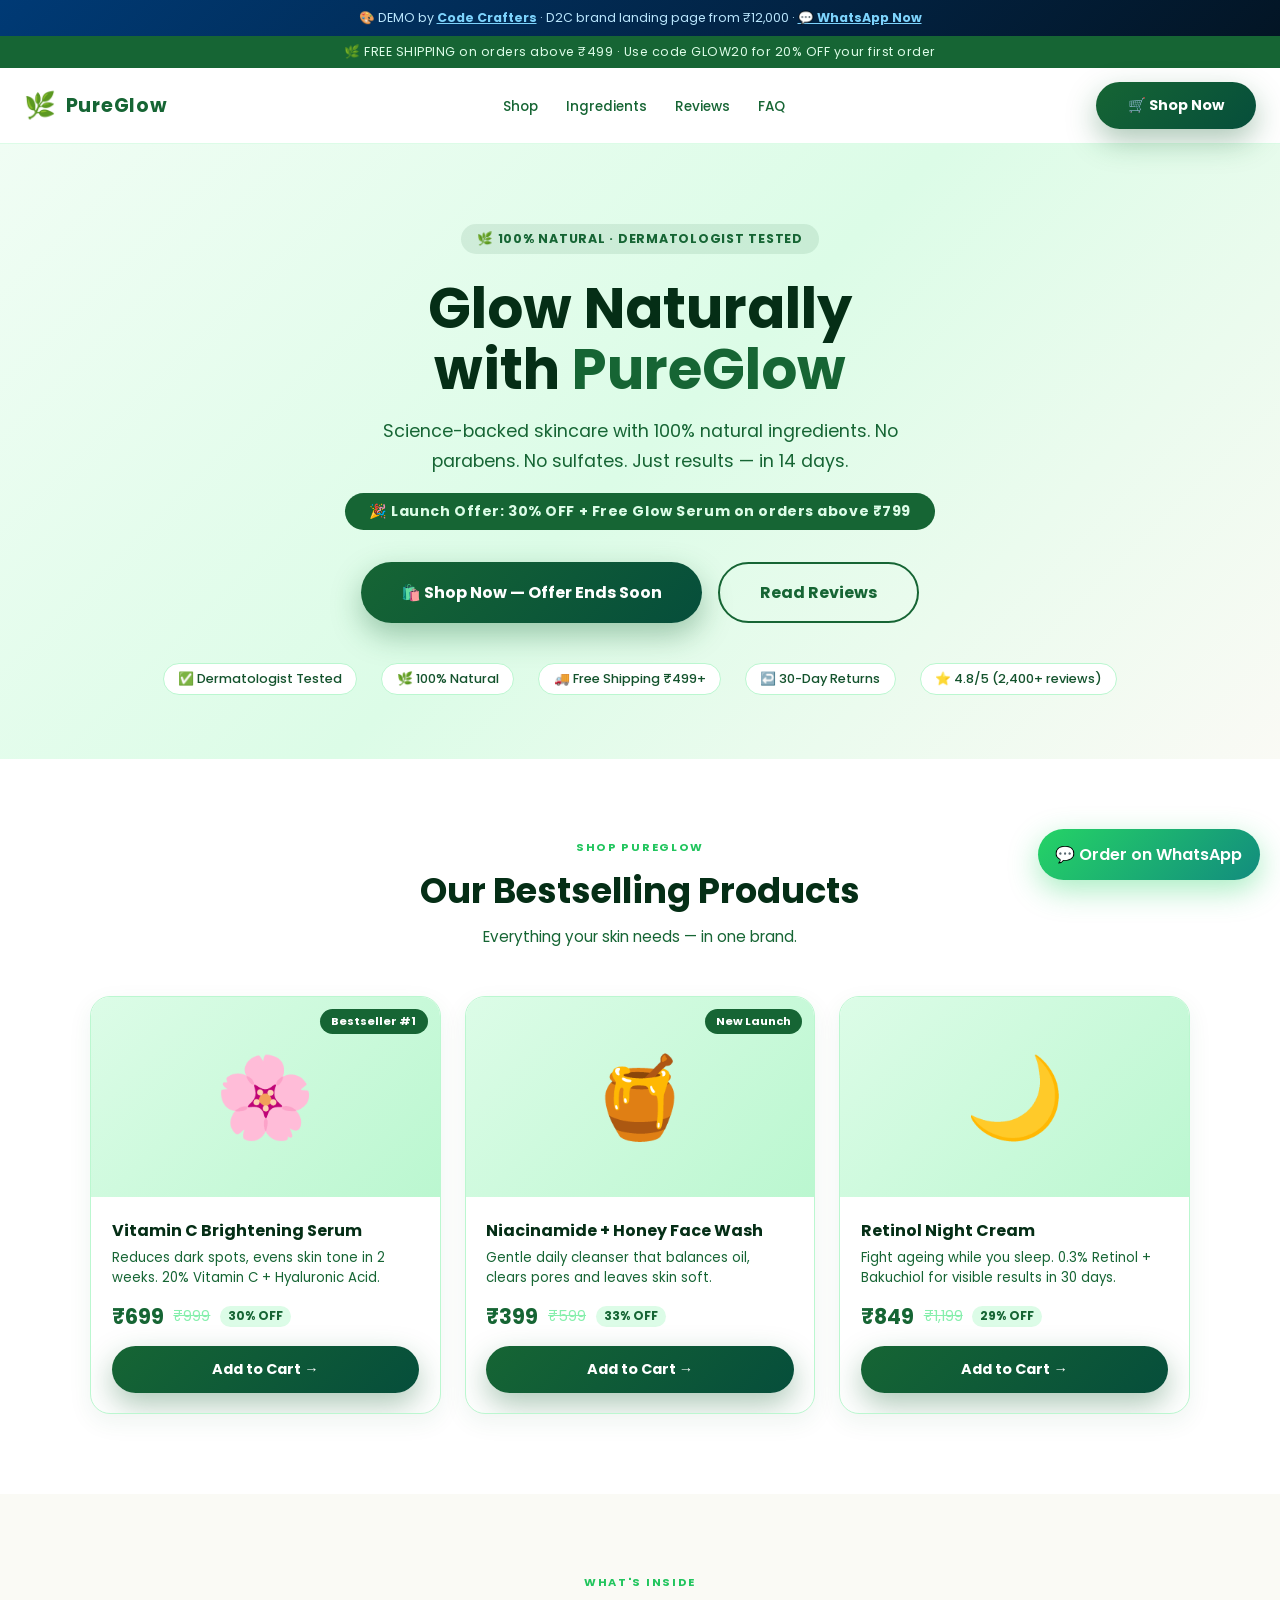
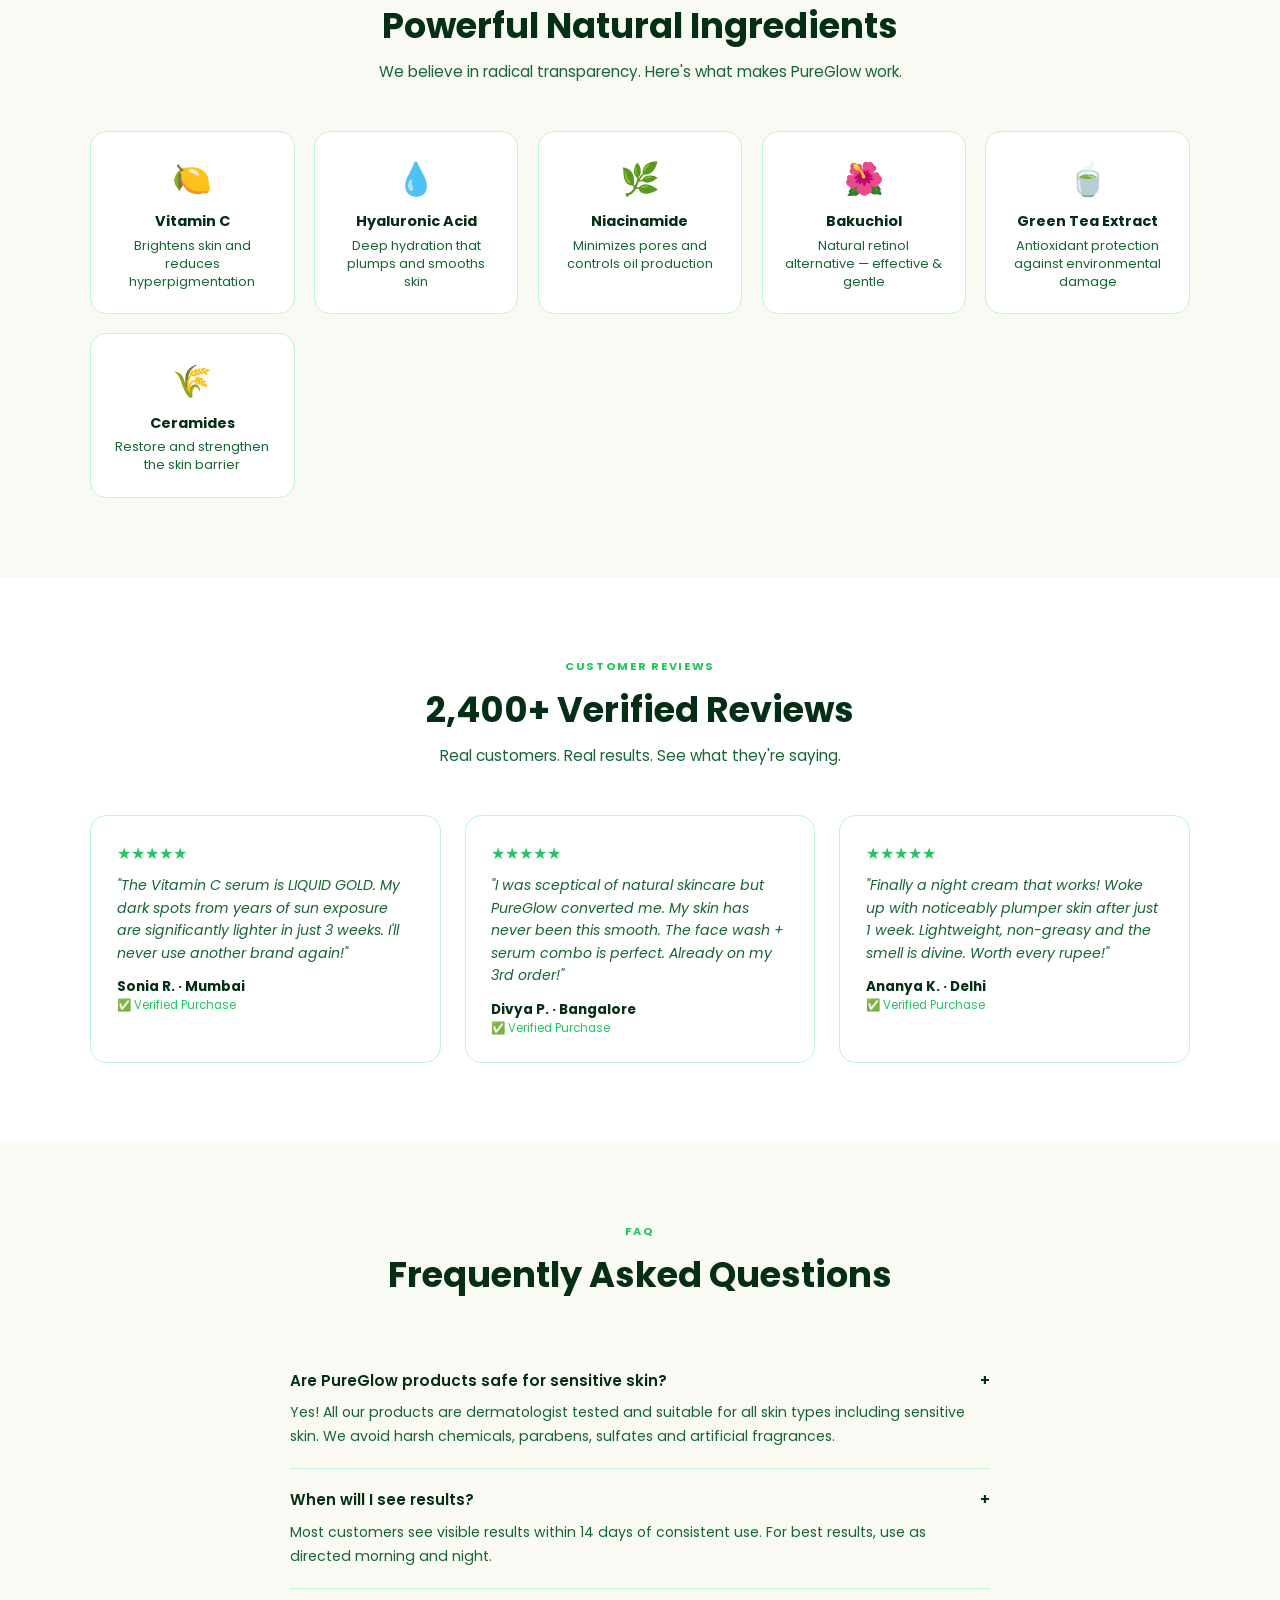
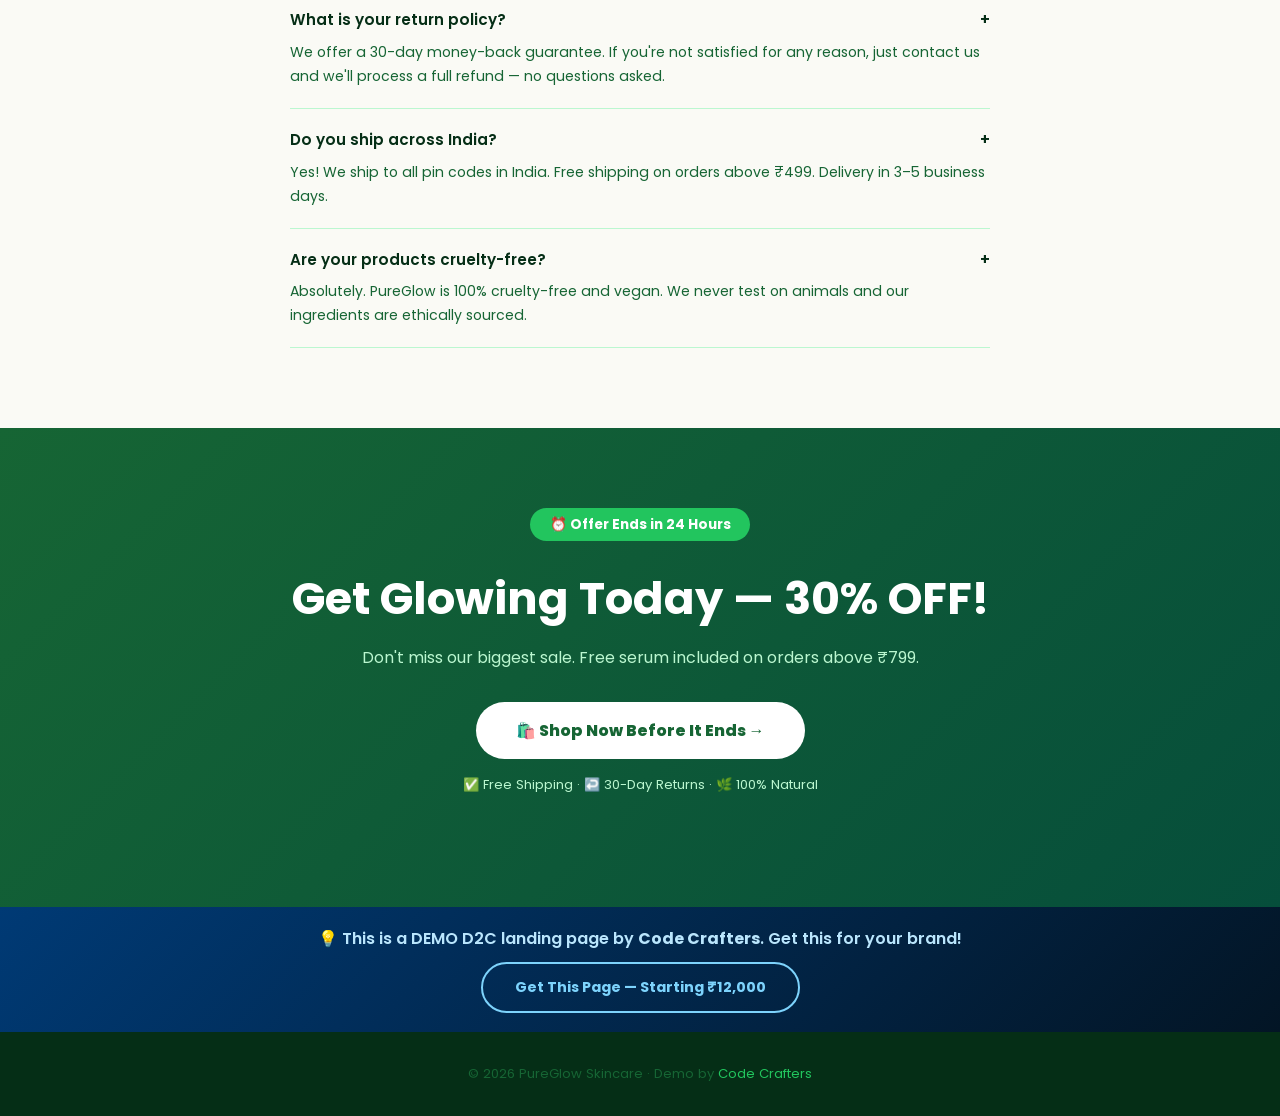
<file: brand/d2c-skincare/index.html>
<!DOCTYPE html>
<html lang="en">
<head>
  <title>PureGlow Skincare — D2C Brand Demo by Code Crafters</title>
  <meta charset="UTF-8">
  <meta name="viewport" content="width=device-width, initial-scale=1.0">
  <meta name="robots" content="noindex">
  <link href="https://fonts.googleapis.com/css2?family=Poppins:wght@300;400;500;600;700&display=swap" rel="stylesheet">
  <style>
    :root { --green: #166534; --green-light: #22c55e; --cream: #fafaf5; }
    * { box-sizing: border-box; margin: 0; padding: 0; }
    body { font-family: "Poppins", sans-serif; color: #14532d; background: var(--cream); scroll-behavior: smooth; }
    a { text-decoration: none; color: inherit; }

    .demo-banner { background: linear-gradient(135deg, #003a75, #031525); color: #bae6fd; text-align: center; padding: 0.55rem 1rem; font-size: 0.78rem; }
    .demo-banner a { color: #7dd3fc; font-weight: 700; text-decoration: underline; }

    .top-bar { background: var(--green); color: #dcfce7; text-align: center; padding: 0.45rem 1rem; font-size: 0.78rem; letter-spacing: 0.04em; }

    .site-header { background: #fff; border-bottom: 1px solid #dcfce7; padding: 0.9rem 1.5rem; display: flex; align-items: center; justify-content: space-between; position: sticky; top: 0; z-index: 100; }
    .logo-area { display: flex; align-items: center; gap: 0.6rem; }
    .logo-icon { font-size: 1.6rem; }
    .logo-name { font-size: 1.2rem; font-weight: 700; color: var(--green); letter-spacing: 0.04em; }
    .site-nav a { margin-left: 1.5rem; font-size: 0.85rem; color: #166534; font-weight: 500; }
    .site-nav a:hover { color: var(--green-light); }

    .btn { display: inline-flex; align-items: center; justify-content: center; gap: 0.4rem; padding: 0.8rem 2rem; border-radius: 999px; font-size: 0.9rem; font-weight: 700; cursor: pointer; border: none; transition: transform 0.15s, box-shadow 0.15s; font-family: inherit; }
    .btn-primary { background: linear-gradient(135deg, var(--green), #064e3b); color: #fff; box-shadow: 0 12px 30px rgba(22,101,52,0.35); }
    .btn-primary:hover { transform: translateY(-2px); box-shadow: 0 18px 40px rgba(22,101,52,0.45); }
    .btn-outline { background: transparent; border: 2px solid var(--green); color: var(--green); }
    .btn-large { padding: 1rem 2.5rem; font-size: 1rem; }

    /* Hero */
    .hero { background: linear-gradient(135deg, #f0fdf4, #dcfce7, #fafaf5); padding: 5rem 1.5rem 4rem; text-align: center; }
    .hero-tag { display: inline-block; background: rgba(22,101,52,0.1); color: var(--green); padding: 0.35rem 1rem; border-radius: 999px; font-size: 0.78rem; font-weight: 700; letter-spacing: 0.06em; text-transform: uppercase; margin-bottom: 1.5rem; }
    .hero h1 { font-size: clamp(2.2rem, 5vw, 3.5rem); line-height: 1.1; color: #052e16; margin-bottom: 1rem; }
    .hero h1 em { font-style: normal; color: var(--green); }
    .hero p { font-size: 1.1rem; color: #166534; max-width: 560px; margin: 0 auto 1rem; line-height: 1.7; }
    .hero-offer { background: var(--green); color: #dcfce7; display: inline-block; padding: 0.5rem 1.5rem; border-radius: 999px; font-size: 0.88rem; font-weight: 700; margin-bottom: 2rem; letter-spacing: 0.04em; }
    .hero-btns { display: flex; gap: 1rem; justify-content: center; flex-wrap: wrap; margin-bottom: 2.5rem; }
    .trust-badges { display: flex; gap: 1.5rem; justify-content: center; flex-wrap: wrap; }
    .badge { display: flex; align-items: center; gap: 0.4rem; background: #fff; border-radius: 999px; padding: 0.4rem 0.9rem; border: 1px solid #bbf7d0; font-size: 0.8rem; font-weight: 500; color: #14532d; }

    .section { padding: 5rem 1.5rem; }
    .section-white { background: #fff; }
    .section-header { text-align: center; margin-bottom: 3rem; }
    .section-header .eyebrow { font-size: 0.7rem; font-weight: 700; text-transform: uppercase; letter-spacing: 0.15em; color: var(--green-light); display: block; margin-bottom: 0.5rem; }
    .section-header h2 { font-size: clamp(1.6rem, 3vw, 2.2rem); color: #052e16; margin-bottom: 0.5rem; }
    .section-header p { color: #166534; font-size: 0.95rem; max-width: 600px; margin: 0 auto; }
    .container { max-width: 1100px; margin: 0 auto; }
    .grid-3 { display: grid; grid-template-columns: repeat(auto-fit, minmax(280px, 1fr)); gap: 1.5rem; }
    .grid-4 { display: grid; grid-template-columns: repeat(auto-fit, minmax(200px, 1fr)); gap: 1.2rem; }

    /* Products */
    .product-card { background: #fff; border-radius: 20px; overflow: hidden; border: 1px solid #bbf7d0; box-shadow: 0 8px 25px rgba(22,101,52,0.07); transition: transform 0.15s, box-shadow 0.15s; }
    .product-card:hover { transform: translateY(-5px); box-shadow: 0 20px 50px rgba(22,101,52,0.15); }
    .product-img { background: linear-gradient(135deg, #dcfce7, #bbf7d0); height: 200px; display: flex; align-items: center; justify-content: center; font-size: 5rem; position: relative; }
    .product-badge { position: absolute; top: 12px; right: 12px; background: var(--green); color: #fff; font-size: 0.7rem; font-weight: 700; padding: 0.25rem 0.7rem; border-radius: 999px; }
    .product-info { padding: 1.3rem; }
    .product-name { font-weight: 700; font-size: 1rem; color: #052e16; margin-bottom: 0.3rem; }
    .product-desc { font-size: 0.83rem; color: #166534; margin-bottom: 0.8rem; }
    .product-price { display: flex; align-items: center; gap: 0.6rem; margin-bottom: 0.9rem; }
    .price-now { font-size: 1.3rem; font-weight: 700; color: var(--green); }
    .price-old { font-size: 0.9rem; text-decoration: line-through; color: #86efac; }
    .price-save { font-size: 0.75rem; font-weight: 700; background: #dcfce7; color: var(--green); padding: 0.1rem 0.5rem; border-radius: 999px; }

    /* Ingredients */
    .ingredient-card { background: #fff; border-radius: 16px; padding: 1.4rem; border: 1px solid #bbf7d0; text-align: center; }
    .ingredient-icon { font-size: 2rem; margin-bottom: 0.5rem; }
    .ingredient-card h3 { font-size: 0.9rem; font-weight: 700; color: #052e16; margin-bottom: 0.3rem; }
    .ingredient-card p { font-size: 0.8rem; color: #166534; }

    /* How it works */
    .step-card { text-align: center; padding: 1.5rem; }
    .step-num { width: 44px; height: 44px; background: var(--green); color: #fff; border-radius: 999px; display: flex; align-items: center; justify-content: center; font-weight: 700; font-size: 1rem; margin: 0 auto 1rem; }
    .step-card h3 { font-size: 1rem; color: #052e16; margin-bottom: 0.4rem; }
    .step-card p { font-size: 0.85rem; color: #166534; }

    /* Reviews */
    .testi-card { background: #fff; border-radius: 16px; padding: 1.6rem; border: 1px solid #bbf7d0; }
    .stars { color: #22c55e; margin-bottom: 0.5rem; font-size: 1rem; }
    .testi-text { font-size: 0.88rem; color: #166534; line-height: 1.6; margin-bottom: 0.8rem; font-style: italic; }
    .testi-author { font-weight: 700; font-size: 0.85rem; color: #052e16; }
    .testi-verified { font-size: 0.72rem; color: var(--green-light); }

    /* FAQ */
    .faq-item { border-bottom: 1px solid #bbf7d0; padding: 1.2rem 0; }
    .faq-q { font-weight: 600; font-size: 0.95rem; color: #052e16; cursor: pointer; display: flex; justify-content: space-between; align-items: center; }
    .faq-a { font-size: 0.88rem; color: #166534; line-height: 1.7; margin-top: 0.6rem; }

    /* CTA */
    .cta-section { background: linear-gradient(135deg, var(--green), #064e3b); color: #fff; padding: 5rem 1.5rem; text-align: center; }
    .cta-section h2 { font-size: clamp(1.8rem, 4vw, 2.8rem); margin-bottom: 0.8rem; }
    .cta-section p { color: #bbf7d0; margin-bottom: 2rem; font-size: 1rem; }
    .cta-section .offer-tag { background: #22c55e; color: #fff; display: inline-block; padding: 0.4rem 1.2rem; border-radius: 999px; font-size: 0.85rem; font-weight: 700; margin-bottom: 1.5rem; }

    .get-website-bar { background: linear-gradient(135deg, #003a75, #031525); color: #bae6fd; text-align: center; padding: 1.2rem 1.5rem; }
    .get-website-bar p { margin: 0 0 0.7rem; font-weight: 600; }
    .site-footer { background: #052e16; color: #166534; padding: 2rem 1.5rem; text-align: center; font-size: 0.82rem; }
    .wa-float { position: fixed; bottom: 20px; right: 20px; z-index: 999; background: linear-gradient(135deg, #25d366, #128c7e); color: #fff; padding: 0.8rem 1.1rem; border-radius: 999px; font-size: 1rem; font-weight: 600; box-shadow: 0 10px 30px rgba(37,211,102,0.4); transition: transform 0.2s; }
    .wa-float:hover { transform: translateY(-3px); }

    @media (max-width: 700px) { .site-nav { display: none; } .trust-badges { gap: 0.7rem; } }
  </style>
</head>
<body>

  <div class="demo-banner">
    🎨 DEMO by <a href="../../index.html">Code Crafters</a> · D2C brand landing page from ₹12,000 · <a href="https://wa.me/918264171623?text=Hi%2C%20I%20want%20a%20D2C%20product%20landing%20page%20like%20PureGlow">💬 WhatsApp Now</a>
  </div>

  <div class="top-bar">🌿 FREE SHIPPING on orders above ₹499 · Use code GLOW20 for 20% OFF your first order</div>

  <header class="site-header">
    <div class="logo-area">
      <div class="logo-icon">🌿</div>
      <div class="logo-name">PureGlow</div>
    </div>
    <nav class="site-nav">
      <a href="#products">Shop</a>
      <a href="#ingredients">Ingredients</a>
      <a href="#reviews">Reviews</a>
      <a href="#faq">FAQ</a>
    </nav>
    <a href="#products" class="btn btn-primary">🛒 Shop Now</a>
  </header>

  <section class="hero">
    <div class="hero-tag">🌿 100% Natural · Dermatologist Tested</div>
    <h1>Glow Naturally<br>with <em>PureGlow</em></h1>
    <p>Science-backed skincare with 100% natural ingredients. No parabens. No sulfates. Just results — in 14 days.</p>
    <div class="hero-offer">🎉 Launch Offer: 30% OFF + Free Glow Serum on orders above ₹799</div>
    <div class="hero-btns">
      <a href="#products" class="btn btn-primary btn-large">🛍️ Shop Now — Offer Ends Soon</a>
      <a href="#reviews" class="btn btn-outline btn-large">Read Reviews</a>
    </div>
    <div class="trust-badges">
      <div class="badge">✅ Dermatologist Tested</div>
      <div class="badge">🌿 100% Natural</div>
      <div class="badge">🚚 Free Shipping ₹499+</div>
      <div class="badge">↩️ 30-Day Returns</div>
      <div class="badge">⭐ 4.8/5 (2,400+ reviews)</div>
    </div>
  </section>

  <section class="section section-white" id="products">
    <div class="container">
      <div class="section-header">
        <span class="eyebrow">Shop PureGlow</span>
        <h2>Our Bestselling Products</h2>
        <p>Everything your skin needs — in one brand.</p>
      </div>
      <div class="grid-3">
        <div class="product-card">
          <div class="product-img">🌸<div class="product-badge">Bestseller #1</div></div>
          <div class="product-info">
            <div class="product-name">Vitamin C Brightening Serum</div>
            <div class="product-desc">Reduces dark spots, evens skin tone in 2 weeks. 20% Vitamin C + Hyaluronic Acid.</div>
            <div class="product-price"><span class="price-now">₹699</span><span class="price-old">₹999</span><span class="price-save">30% OFF</span></div>
            <a href="#contact" class="btn btn-primary" style="width:100%;">Add to Cart →</a>
          </div>
        </div>
        <div class="product-card">
          <div class="product-img">🍯<div class="product-badge">New Launch</div></div>
          <div class="product-info">
            <div class="product-name">Niacinamide + Honey Face Wash</div>
            <div class="product-desc">Gentle daily cleanser that balances oil, clears pores and leaves skin soft.</div>
            <div class="product-price"><span class="price-now">₹399</span><span class="price-old">₹599</span><span class="price-save">33% OFF</span></div>
            <a href="#contact" class="btn btn-primary" style="width:100%;">Add to Cart →</a>
          </div>
        </div>
        <div class="product-card">
          <div class="product-img">🌙</div>
          <div class="product-info">
            <div class="product-name">Retinol Night Cream</div>
            <div class="product-desc">Fight ageing while you sleep. 0.3% Retinol + Bakuchiol for visible results in 30 days.</div>
            <div class="product-price"><span class="price-now">₹849</span><span class="price-old">₹1,199</span><span class="price-save">29% OFF</span></div>
            <a href="#contact" class="btn btn-primary" style="width:100%;">Add to Cart →</a>
          </div>
        </div>
      </div>
    </div>
  </section>

  <section class="section" id="ingredients">
    <div class="container">
      <div class="section-header">
        <span class="eyebrow">What's Inside</span>
        <h2>Powerful Natural Ingredients</h2>
        <p>We believe in radical transparency. Here's what makes PureGlow work.</p>
      </div>
      <div class="grid-4">
        <div class="ingredient-card"><div class="ingredient-icon">🍋</div><h3>Vitamin C</h3><p>Brightens skin and reduces hyperpigmentation</p></div>
        <div class="ingredient-card"><div class="ingredient-icon">💧</div><h3>Hyaluronic Acid</h3><p>Deep hydration that plumps and smooths skin</p></div>
        <div class="ingredient-card"><div class="ingredient-icon">🌿</div><h3>Niacinamide</h3><p>Minimizes pores and controls oil production</p></div>
        <div class="ingredient-card"><div class="ingredient-icon">🌺</div><h3>Bakuchiol</h3><p>Natural retinol alternative — effective & gentle</p></div>
        <div class="ingredient-card"><div class="ingredient-icon">🍵</div><h3>Green Tea Extract</h3><p>Antioxidant protection against environmental damage</p></div>
        <div class="ingredient-card"><div class="ingredient-icon">🌾</div><h3>Ceramides</h3><p>Restore and strengthen the skin barrier</p></div>
      </div>
    </div>
  </section>

  <section class="section section-white" id="reviews">
    <div class="container">
      <div class="section-header">
        <span class="eyebrow">Customer Reviews</span>
        <h2>2,400+ Verified Reviews</h2>
        <p>Real customers. Real results. See what they're saying.</p>
      </div>
      <div class="grid-3">
        <div class="testi-card"><div class="stars">★★★★★</div><p class="testi-text">"The Vitamin C serum is LIQUID GOLD. My dark spots from years of sun exposure are significantly lighter in just 3 weeks. I'll never use another brand again!"</p><div class="testi-author">Sonia R. · Mumbai</div><div class="testi-verified">✅ Verified Purchase</div></div>
        <div class="testi-card"><div class="stars">★★★★★</div><p class="testi-text">"I was sceptical of natural skincare but PureGlow converted me. My skin has never been this smooth. The face wash + serum combo is perfect. Already on my 3rd order!"</p><div class="testi-author">Divya P. · Bangalore</div><div class="testi-verified">✅ Verified Purchase</div></div>
        <div class="testi-card"><div class="stars">★★★★★</div><p class="testi-text">"Finally a night cream that works! Woke up with noticeably plumper skin after just 1 week. Lightweight, non-greasy and the smell is divine. Worth every rupee!"</p><div class="testi-author">Ananya K. · Delhi</div><div class="testi-verified">✅ Verified Purchase</div></div>
      </div>
    </div>
  </section>

  <section class="section" id="faq">
    <div class="container" style="max-width:700px;">
      <div class="section-header">
        <span class="eyebrow">FAQ</span>
        <h2>Frequently Asked Questions</h2>
      </div>
      <div class="faq-item"><div class="faq-q">Are PureGlow products safe for sensitive skin? <span>+</span></div><div class="faq-a">Yes! All our products are dermatologist tested and suitable for all skin types including sensitive skin. We avoid harsh chemicals, parabens, sulfates and artificial fragrances.</div></div>
      <div class="faq-item"><div class="faq-q">When will I see results? <span>+</span></div><div class="faq-a">Most customers see visible results within 14 days of consistent use. For best results, use as directed morning and night.</div></div>
      <div class="faq-item"><div class="faq-q">What is your return policy? <span>+</span></div><div class="faq-a">We offer a 30-day money-back guarantee. If you're not satisfied for any reason, just contact us and we'll process a full refund — no questions asked.</div></div>
      <div class="faq-item"><div class="faq-q">Do you ship across India? <span>+</span></div><div class="faq-a">Yes! We ship to all pin codes in India. Free shipping on orders above ₹499. Delivery in 3–5 business days.</div></div>
      <div class="faq-item"><div class="faq-q">Are your products cruelty-free? <span>+</span></div><div class="faq-a">Absolutely. PureGlow is 100% cruelty-free and vegan. We never test on animals and our ingredients are ethically sourced.</div></div>
    </div>
  </section>

  <section class="cta-section">
    <div class="offer-tag">⏰ Offer Ends in 24 Hours</div>
    <h2>Get Glowing Today — 30% OFF!</h2>
    <p>Don't miss our biggest sale. Free serum included on orders above ₹799.</p>
    <a href="#products" class="btn btn-large" style="background:#fff; color:var(--green); font-weight:800;">🛍️ Shop Now Before It Ends →</a>
    <p style="margin-top:1rem; font-size:0.82rem; color:#bbf7d0;">✅ Free Shipping · ↩️ 30-Day Returns · 🌿 100% Natural</p>
  </section>

  <div class="get-website-bar">
    <p>💡 This is a DEMO D2C landing page by <strong>Code Crafters</strong>. Get this for your brand!</p>
    <a href="https://wa.me/918264171623?text=Hi%2C%20I%20want%20a%20D2C%20product%20landing%20page%20like%20PureGlow.%20Starting%20price%3F" class="btn btn-outline" style="color:#7dd3fc; border-color:#7dd3fc;" target="_blank">Get This Page — Starting ₹12,000</a>
  </div>

  <footer class="site-footer">
    <p>© 2026 PureGlow Skincare · Demo by <a href="../../index.html" style="color:#22c55e;">Code Crafters</a></p>
  </footer>

  <a href="https://wa.me/918264171623?text=Hi%2C%20I%20want%20to%20order%20PureGlow%20products" class="wa-float" target="_blank">💬 Order on WhatsApp</a>
</body>
</html>
</file>
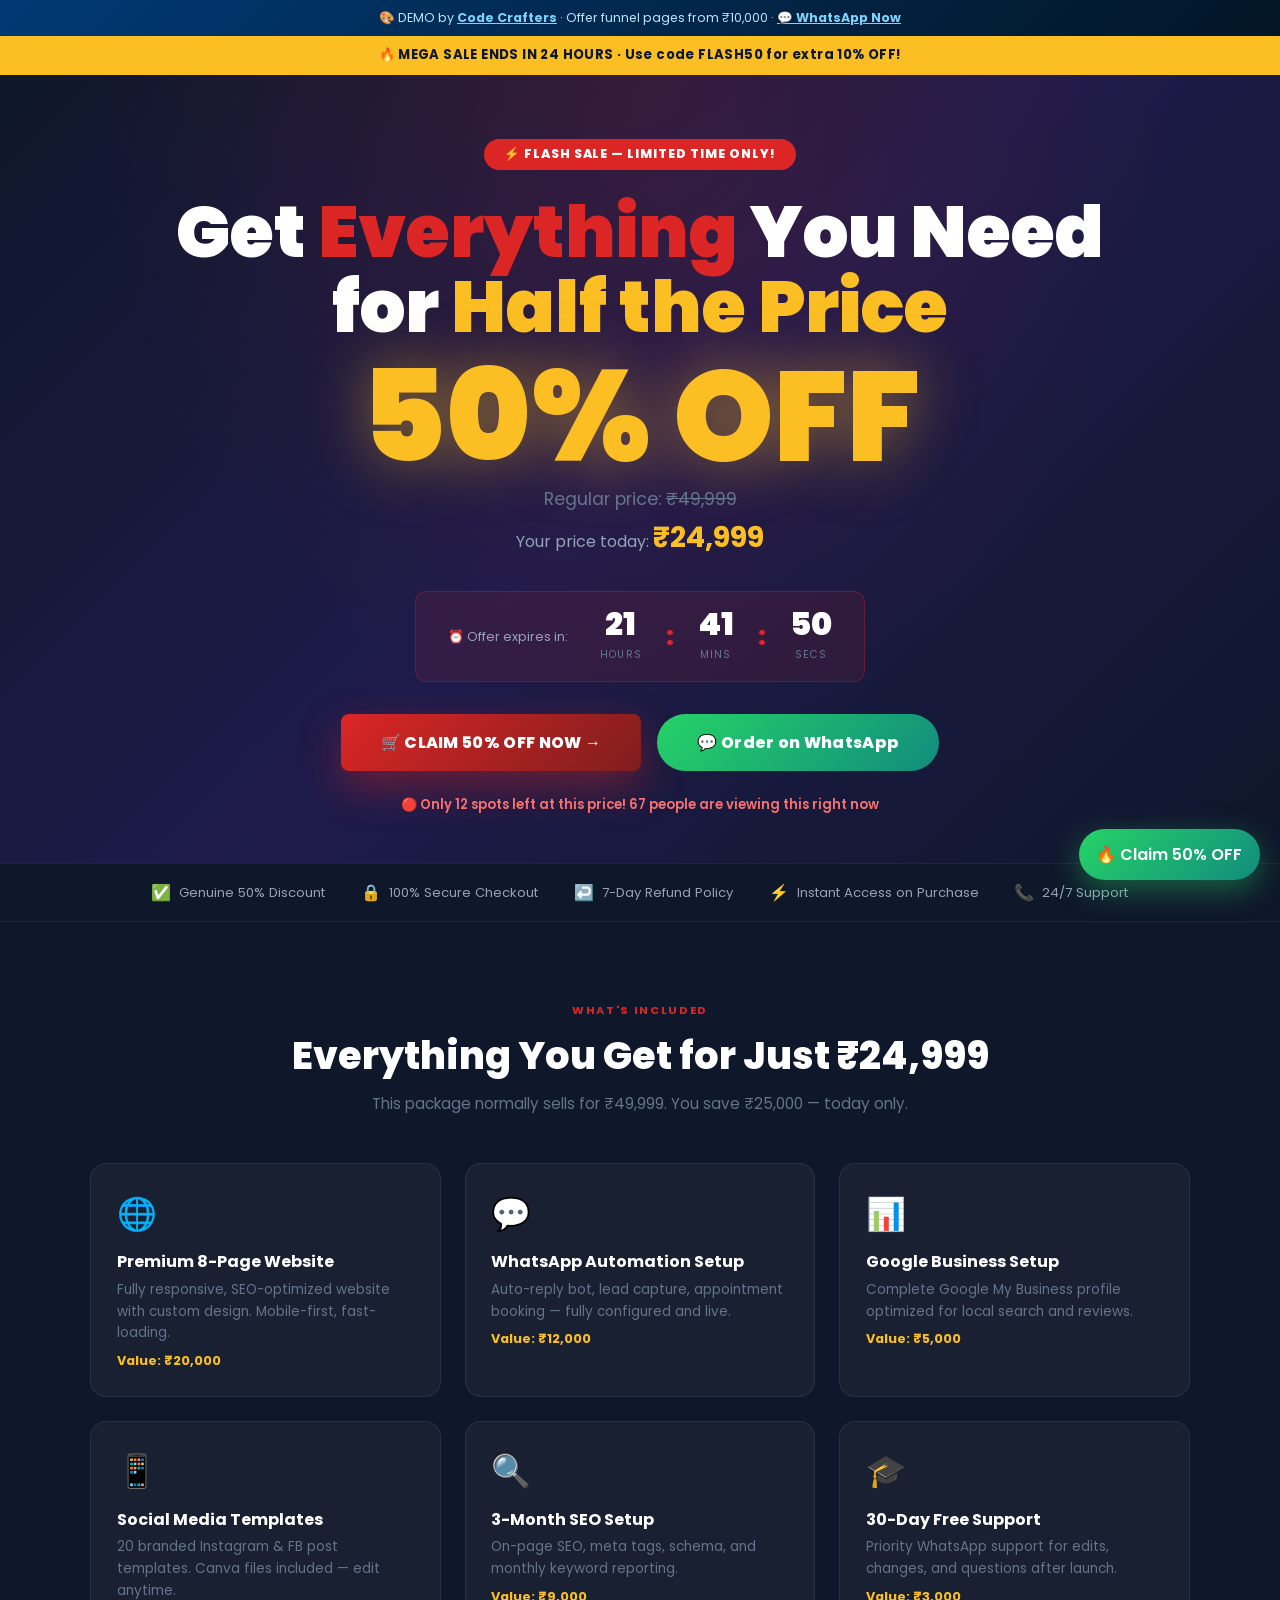
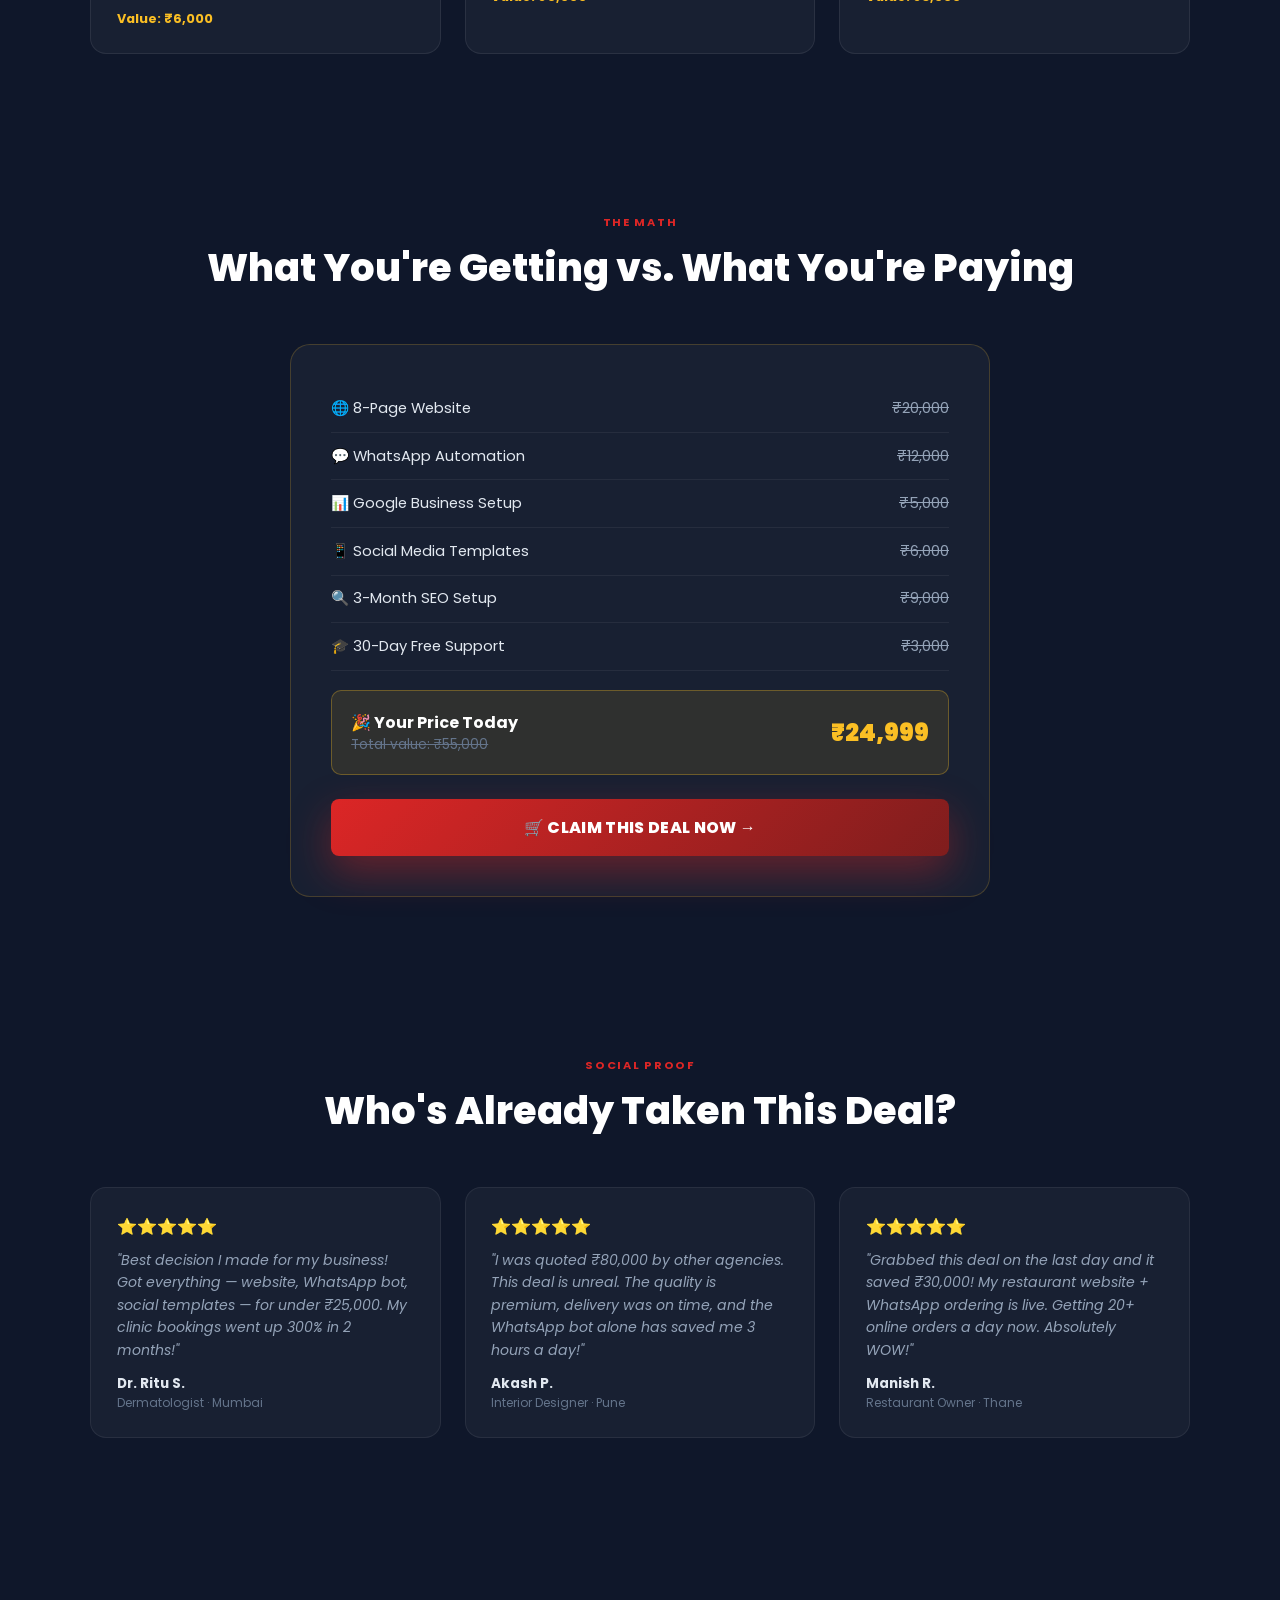
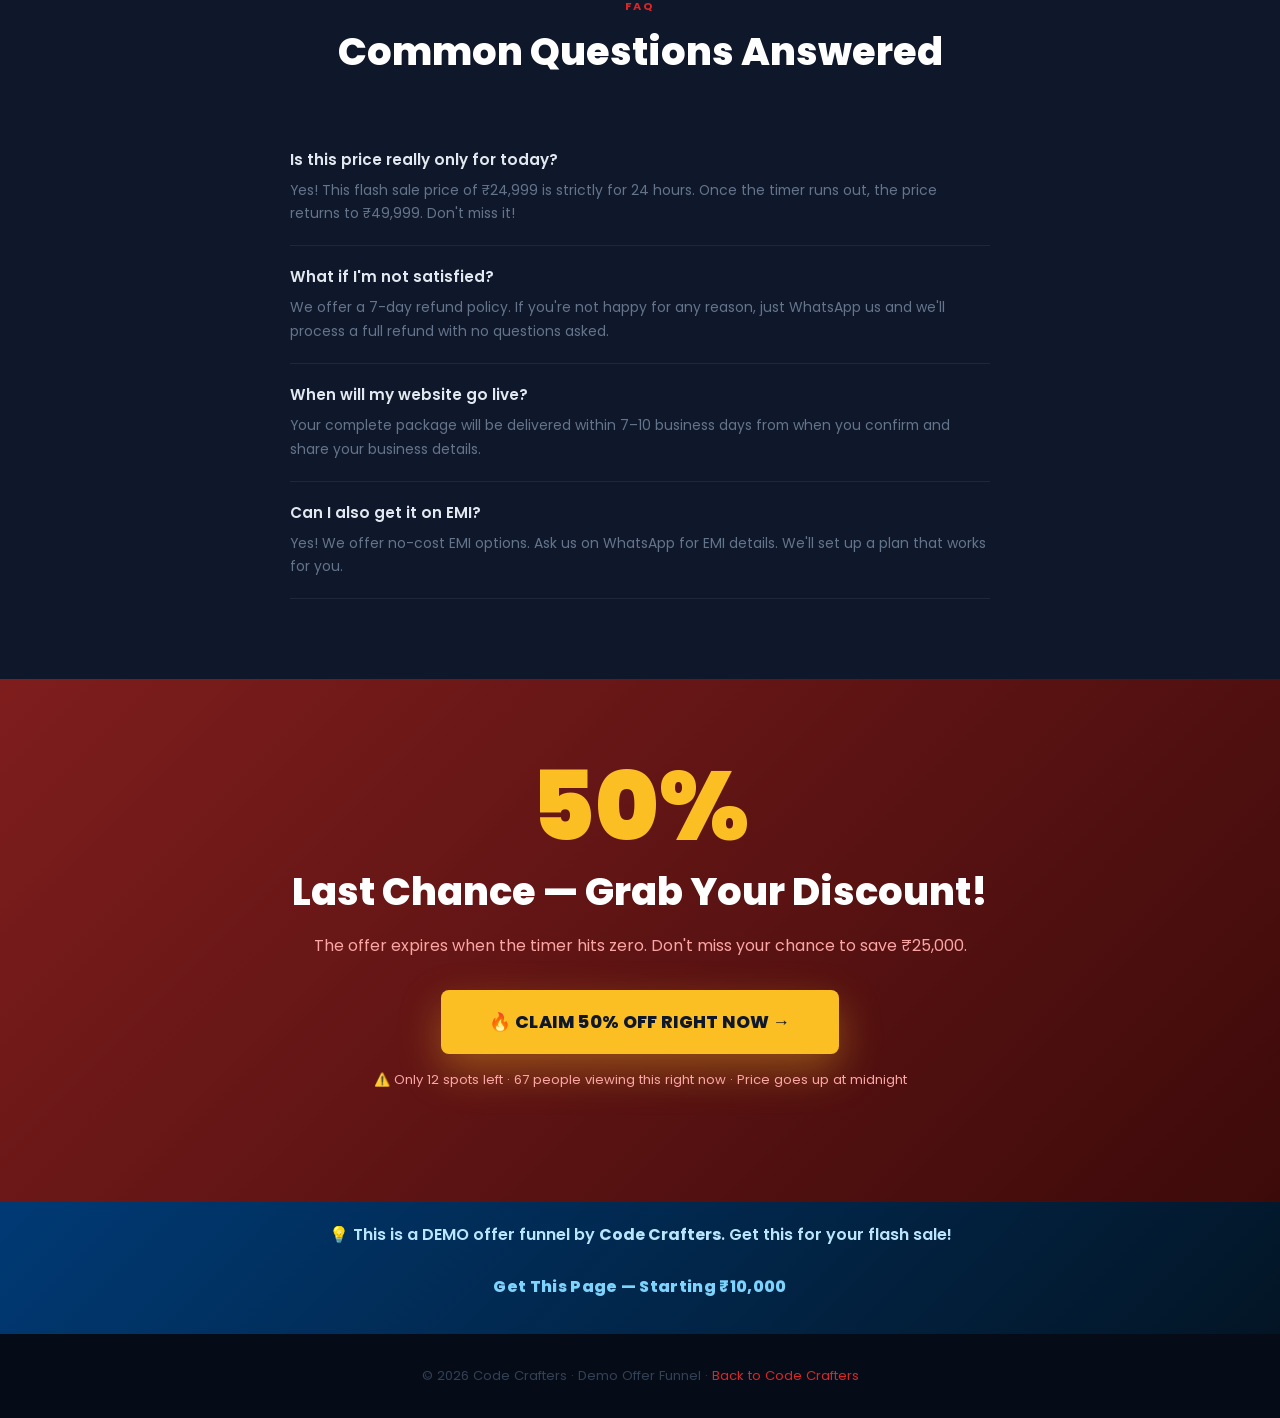
<file: brand/exclusive-offer/index.html>
<!DOCTYPE html>
<html lang="en">
<head>
  <title>MEGA SALE — Exclusive Offer Funnel Demo by Code Crafters</title>
  <meta charset="UTF-8">
  <meta name="viewport" content="width=device-width, initial-scale=1.0">
  <meta name="robots" content="noindex">
  <link href="https://fonts.googleapis.com/css2?family=Poppins:wght@300;400;500;600;700;800;900&display=swap" rel="stylesheet">
  <style>
    :root { --red: #dc2626; --red-dark: #7f1d1d; --yellow: #fbbf24; --orange: #f97316; }
    * { box-sizing: border-box; margin: 0; padding: 0; }
    body { font-family: "Poppins", sans-serif; color: #0f172a; background: #fff; scroll-behavior: smooth; }
    a { text-decoration: none; color: inherit; }

    .demo-banner { background: linear-gradient(135deg, #003a75, #031525); color: #bae6fd; text-align: center; padding: 0.55rem 1rem; font-size: 0.78rem; }
    .demo-banner a { color: #7dd3fc; font-weight: 700; text-decoration: underline; }

    /* Announcement */
    .announcement { background: var(--yellow); color: #0f172a; text-align: center; padding: 0.6rem 1rem; font-size: 0.82rem; font-weight: 700; letter-spacing: 0.03em; }

    .btn { display: inline-flex; align-items: center; justify-content: center; gap: 0.5rem; padding: 1rem 2.5rem; border-radius: 8px; font-size: 1rem; font-weight: 800; cursor: pointer; border: none; transition: transform 0.15s, box-shadow 0.15s; font-family: inherit; letter-spacing: 0.02em; }
    .btn-red { background: linear-gradient(135deg, var(--red), var(--red-dark)); color: #fff; box-shadow: 0 16px 40px rgba(220,38,38,0.4); }
    .btn-red:hover { transform: translateY(-3px); box-shadow: 0 22px 50px rgba(220,38,38,0.5); }
    .btn-yellow { background: var(--yellow); color: #0f172a; box-shadow: 0 16px 40px rgba(251,191,36,0.35); }
    .btn-yellow:hover { transform: translateY(-3px); }
    .btn-wa { background: linear-gradient(135deg, #25d366, #128c7e); color: #fff; border-radius: 999px; }
    .btn-wa:hover { transform: translateY(-2px); }
    .pulse { animation: pulse 1.5s ease-in-out infinite; }
    @keyframes pulse { 0%,100% { box-shadow: 0 16px 40px rgba(220,38,38,0.4); } 50% { box-shadow: 0 20px 60px rgba(220,38,38,0.65); } }

    /* Hero */
    .hero { background: linear-gradient(135deg, #0f172a 0%, #1e1b4b 50%, #0f172a 100%); color: #fff; padding: 4rem 1.5rem 3rem; text-align: center; position: relative; overflow: hidden; }
    .hero::before { content: ""; position: absolute; top: 0; left: 0; right: 0; bottom: 0; background: radial-gradient(ellipse at 50% 0%, rgba(220,38,38,0.15) 0%, transparent 60%); }
    .hero-z { position: relative; z-index: 1; }
    .hero-tag { display: inline-block; background: var(--red); color: #fff; font-size: 0.78rem; font-weight: 800; padding: 0.4rem 1.2rem; border-radius: 999px; margin-bottom: 1.5rem; letter-spacing: 0.08em; text-transform: uppercase; animation: flash 1s steps(1) infinite; }
    @keyframes flash { 0%,100% { opacity: 1; } 50% { opacity: 0.7; } }
    .hero h1 { font-size: clamp(2rem, 6vw, 4.5rem); font-weight: 900; line-height: 1.05; margin-bottom: 0.5rem; }
    .hero h1 .red { color: var(--red); }
    .hero h1 .yellow { color: var(--yellow); }
    .hero-off { font-size: clamp(4rem, 12vw, 8rem); font-weight: 900; line-height: 1; color: var(--yellow); text-shadow: 0 0 60px rgba(251,191,36,0.5); display: block; margin: 0.3rem 0; }
    .hero-was { font-size: 1.1rem; color: #64748b; margin-bottom: 0.3rem; }
    .hero-was span { text-decoration: line-through; }
    .hero-now { font-size: 1rem; color: #94a3b8; margin-bottom: 2rem; }
    .hero-now strong { font-size: 1.8rem; color: var(--yellow); }

    /* Countdown */
    .countdown-bar { background: rgba(220,38,38,0.1); border: 1px solid rgba(220,38,38,0.3); border-radius: 12px; padding: 1rem 2rem; display: inline-flex; gap: 1.5rem; align-items: center; margin-bottom: 2rem; }
    .countdown-label { font-size: 0.8rem; color: #94a3b8; margin-right: 0.5rem; }
    .countdown-unit { text-align: center; }
    .count-num { font-size: 2rem; font-weight: 900; color: #fff; display: block; line-height: 1; }
    .count-lbl { font-size: 0.65rem; color: #64748b; text-transform: uppercase; letter-spacing: 0.1em; }
    .countdown-sep { font-size: 1.5rem; color: var(--red); font-weight: 900; align-self: center; }

    .hero-btns { display: flex; gap: 1rem; justify-content: center; flex-wrap: wrap; margin-bottom: 1.5rem; }
    .stock-bar { font-size: 0.82rem; color: #f87171; font-weight: 600; }

    /* Trust Strip */
    .trust-strip { background: #0f172a; border-top: 1px solid rgba(255,255,255,0.06); border-bottom: 1px solid rgba(255,255,255,0.06); padding: 1rem 1.5rem; }
    .trust-inner { max-width: 1000px; margin: 0 auto; display: flex; justify-content: space-around; flex-wrap: wrap; gap: 0.8rem; }
    .trust-item { display: flex; align-items: center; gap: 0.5rem; font-size: 0.82rem; color: #94a3b8; }
    .trust-item .icon { font-size: 1rem; }

    /* Section */
    .section { padding: 5rem 1.5rem; }
    .section-dark { background: #0f172a; color: #fff; }
    .section-header { text-align: center; margin-bottom: 3rem; }
    .section-header .eyebrow { font-size: 0.7rem; font-weight: 700; text-transform: uppercase; letter-spacing: 0.15em; color: var(--red); display: block; margin-bottom: 0.5rem; }
    .section-header h2 { font-size: clamp(1.6rem, 3vw, 2.4rem); font-weight: 800; margin-bottom: 0.5rem; }
    .section-header.light h2 { color: #fff; }
    .section-header p { font-size: 0.95rem; max-width: 600px; margin: 0 auto; }
    .section-header.light p { color: #64748b; }
    .container { max-width: 1100px; margin: 0 auto; }
    .grid-3 { display: grid; grid-template-columns: repeat(auto-fit, minmax(280px, 1fr)); gap: 1.5rem; }

    /* What You Get */
    .get-card { background: rgba(255,255,255,0.04); border: 1px solid rgba(255,255,255,0.08); border-radius: 16px; padding: 1.6rem; transition: border-color 0.2s; }
    .get-card:hover { border-color: rgba(220,38,38,0.3); }
    .get-icon { font-size: 2rem; margin-bottom: 0.7rem; }
    .get-card h3 { color: #fff; font-size: 1rem; margin-bottom: 0.3rem; }
    .get-card p { font-size: 0.85rem; color: #64748b; line-height: 1.6; }
    .get-value { font-size: 0.8rem; color: var(--yellow); font-weight: 700; margin-top: 0.5rem; }

    /* Offer Stack */
    .offer-stack { background: rgba(255,255,255,0.04); border: 1px solid rgba(251,191,36,0.2); border-radius: 20px; padding: 2.5rem; max-width: 700px; margin: 0 auto; }
    .offer-line { display: flex; justify-content: space-between; align-items: center; padding: 0.8rem 0; border-bottom: 1px solid rgba(255,255,255,0.06); }
    .offer-line:last-of-type { border-bottom: none; }
    .offer-name { font-size: 0.92rem; color: #e2e8f0; }
    .offer-val { font-size: 0.9rem; color: #94a3b8; text-decoration: line-through; }
    .offer-total-row { margin-top: 1.2rem; padding: 1.2rem; background: rgba(251,191,36,0.1); border: 1px solid rgba(251,191,36,0.3); border-radius: 10px; display: flex; justify-content: space-between; align-items: center; }
    .offer-total-label { font-weight: 700; color: #fff; font-size: 1rem; }
    .offer-total-val { font-size: 1.5rem; font-weight: 900; color: var(--yellow); }
    .offer-total-was { font-size: 0.85rem; color: #64748b; text-decoration: line-through; }

    /* Testimonials */
    .testi-card { background: rgba(255,255,255,0.04); border: 1px solid rgba(255,255,255,0.07); border-radius: 16px; padding: 1.6rem; }
    .stars { color: var(--yellow); margin-bottom: 0.6rem; }
    .testi-text { font-size: 0.88rem; color: #94a3b8; line-height: 1.6; font-style: italic; margin-bottom: 0.8rem; }
    .testi-author { font-weight: 700; color: #e2e8f0; font-size: 0.85rem; }
    .testi-role { font-size: 0.75rem; color: #64748b; }

    /* FAQ */
    .faq-item { border-bottom: 1px solid rgba(255,255,255,0.07); padding: 1.2rem 0; }
    .faq-q { font-size: 0.95rem; font-weight: 600; color: #e2e8f0; cursor: pointer; }
    .faq-a { font-size: 0.87rem; color: #64748b; margin-top: 0.5rem; line-height: 1.7; }

    /* Final CTA */
    .final-cta { background: linear-gradient(135deg, var(--red-dark), #3d0a0a); color: #fff; padding: 5rem 1.5rem; text-align: center; }
    .final-cta-num { font-size: clamp(3rem, 10vw, 6rem); font-weight: 900; color: var(--yellow); line-height: 1; display: block; }
    .final-cta h2 { font-size: clamp(1.6rem, 3vw, 2.5rem); font-weight: 800; margin: 0.5rem 0 0.8rem; }
    .final-cta p { color: #fca5a5; margin-bottom: 2rem; }
    .urgency-line { color: #fca5a5; font-size: 0.82rem; margin-top: 1rem; }

    .get-website-bar { background: linear-gradient(135deg, #003a75, #031525); color: #bae6fd; text-align: center; padding: 1.2rem 1.5rem; }
    .get-website-bar p { margin: 0 0 0.7rem; font-weight: 600; }
    .site-footer { background: #060b18; color: #334155; padding: 2rem; text-align: center; font-size: 0.82rem; }
    .wa-float { position: fixed; bottom: 20px; right: 20px; z-index: 999; background: linear-gradient(135deg, #25d366, #128c7e); color: #fff; padding: 0.8rem 1.1rem; border-radius: 999px; font-size: 1rem; font-weight: 600; box-shadow: 0 10px 30px rgba(37,211,102,0.4); transition: transform 0.2s; }
    .wa-float:hover { transform: translateY(-3px); }

    @media (max-width: 600px) { .countdown-bar { flex-wrap: wrap; justify-content: center; } }
  </style>
</head>
<body>

  <div class="demo-banner">
    🎨 DEMO by <a href="../../index.html">Code Crafters</a> · Offer funnel pages from ₹10,000 · <a href="https://wa.me/918264171623?text=Hi%2C%20I%20want%20an%20offer%20funnel%20page%20like%20this%20demo">💬 WhatsApp Now</a>
  </div>

  <div class="announcement">🔥 MEGA SALE ENDS IN 24 HOURS · Use code <strong>FLASH50</strong> for extra 10% OFF!</div>

  <section class="hero">
    <div class="hero-z">
      <div class="hero-tag">⚡ FLASH SALE — LIMITED TIME ONLY!</div>
      <h1>Get <span class="red">Everything</span> You Need<br>for <span class="yellow">Half the Price</span></h1>
      <span class="hero-off">50% OFF</span>
      <p class="hero-was">Regular price: <span>₹49,999</span></p>
      <p class="hero-now">Your price today: <strong>₹24,999</strong></p>

      <div class="countdown-bar">
        <span class="countdown-label">⏰ Offer expires in:</span>
        <div class="countdown-unit"><span class="count-num" id="hours">23</span><span class="count-lbl">Hours</span></div>
        <span class="countdown-sep">:</span>
        <div class="countdown-unit"><span class="count-num" id="mins">47</span><span class="count-lbl">Mins</span></div>
        <span class="countdown-sep">:</span>
        <div class="countdown-unit"><span class="count-num" id="secs">30</span><span class="count-lbl">Secs</span></div>
      </div>

      <div class="hero-btns">
        <a href="#order" class="btn btn-red pulse">🛒 CLAIM 50% OFF NOW →</a>
        <a href="https://wa.me/918264171623?text=Hi%2C%20I%20want%20the%2050%25%20off%20deal" class="btn btn-wa" target="_blank">💬 Order on WhatsApp</a>
      </div>
      <p class="stock-bar">🔴 Only 12 spots left at this price! 67 people are viewing this right now</p>
    </div>
  </section>

  <div class="trust-strip">
    <div class="trust-inner">
      <div class="trust-item"><span class="icon">✅</span><span>Genuine 50% Discount</span></div>
      <div class="trust-item"><span class="icon">🔒</span><span>100% Secure Checkout</span></div>
      <div class="trust-item"><span class="icon">↩️</span><span>7-Day Refund Policy</span></div>
      <div class="trust-item"><span class="icon">⚡</span><span>Instant Access on Purchase</span></div>
      <div class="trust-item"><span class="icon">📞</span><span>24/7 Support</span></div>
    </div>
  </div>

  <section class="section section-dark" id="what-you-get">
    <div class="container">
      <div class="section-header light">
        <span class="eyebrow">What's Included</span>
        <h2>Everything You Get for Just ₹24,999</h2>
        <p>This package normally sells for ₹49,999. You save ₹25,000 — today only.</p>
      </div>
      <div class="grid-3">
        <div class="get-card"><div class="get-icon">🌐</div><h3>Premium 8-Page Website</h3><p>Fully responsive, SEO-optimized website with custom design. Mobile-first, fast-loading.</p><div class="get-value">Value: ₹20,000</div></div>
        <div class="get-card"><div class="get-icon">💬</div><h3>WhatsApp Automation Setup</h3><p>Auto-reply bot, lead capture, appointment booking — fully configured and live.</p><div class="get-value">Value: ₹12,000</div></div>
        <div class="get-card"><div class="get-icon">📊</div><h3>Google Business Setup</h3><p>Complete Google My Business profile optimized for local search and reviews.</p><div class="get-value">Value: ₹5,000</div></div>
        <div class="get-card"><div class="get-icon">📱</div><h3>Social Media Templates</h3><p>20 branded Instagram & FB post templates. Canva files included — edit anytime.</p><div class="get-value">Value: ₹6,000</div></div>
        <div class="get-card"><div class="get-icon">🔍</div><h3>3-Month SEO Setup</h3><p>On-page SEO, meta tags, schema, and monthly keyword reporting.</p><div class="get-value">Value: ₹9,000</div></div>
        <div class="get-card"><div class="get-icon">🎓</div><h3>30-Day Free Support</h3><p>Priority WhatsApp support for edits, changes, and questions after launch.</p><div class="get-value">Value: ₹3,000</div></div>
      </div>
    </div>
  </section>

  <section class="section section-dark" id="value">
    <div class="container">
      <div class="section-header light">
        <span class="eyebrow">The Math</span>
        <h2>What You're Getting vs. What You're Paying</h2>
      </div>
      <div class="offer-stack">
        <div class="offer-line"><span class="offer-name">🌐 8-Page Website</span><span class="offer-val">₹20,000</span></div>
        <div class="offer-line"><span class="offer-name">💬 WhatsApp Automation</span><span class="offer-val">₹12,000</span></div>
        <div class="offer-line"><span class="offer-name">📊 Google Business Setup</span><span class="offer-val">₹5,000</span></div>
        <div class="offer-line"><span class="offer-name">📱 Social Media Templates</span><span class="offer-val">₹6,000</span></div>
        <div class="offer-line"><span class="offer-name">🔍 3-Month SEO Setup</span><span class="offer-val">₹9,000</span></div>
        <div class="offer-line"><span class="offer-name">🎓 30-Day Free Support</span><span class="offer-val">₹3,000</span></div>
        <div class="offer-total-row">
          <div>
            <div class="offer-total-label">🎉 Your Price Today</div>
            <div class="offer-total-was">Total value: ₹55,000</div>
          </div>
          <div class="offer-total-val">₹24,999</div>
        </div>
        <a href="https://wa.me/918264171623?text=Hi%2C%20I%20want%20the%2050%25%20off%20package%20for%20%E2%82%B924%2C999" class="btn btn-red pulse" style="width:100%; margin-top:1.5rem;" target="_blank">🛒 CLAIM THIS DEAL NOW →</a>
      </div>
    </div>
  </section>

  <section class="section section-dark" id="reviews">
    <div class="container">
      <div class="section-header light">
        <span class="eyebrow">Social Proof</span>
        <h2>Who's Already Taken This Deal?</h2>
      </div>
      <div class="grid-3">
        <div class="testi-card"><div class="stars">⭐⭐⭐⭐⭐</div><p class="testi-text">"Best decision I made for my business! Got everything — website, WhatsApp bot, social templates — for under ₹25,000. My clinic bookings went up 300% in 2 months!"</p><div class="testi-author">Dr. Ritu S.</div><div class="testi-role">Dermatologist · Mumbai</div></div>
        <div class="testi-card"><div class="stars">⭐⭐⭐⭐⭐</div><p class="testi-text">"I was quoted ₹80,000 by other agencies. This deal is unreal. The quality is premium, delivery was on time, and the WhatsApp bot alone has saved me 3 hours a day!"</p><div class="testi-author">Akash P.</div><div class="testi-role">Interior Designer · Pune</div></div>
        <div class="testi-card"><div class="stars">⭐⭐⭐⭐⭐</div><p class="testi-text">"Grabbed this deal on the last day and it saved ₹30,000! My restaurant website + WhatsApp ordering is live. Getting 20+ online orders a day now. Absolutely WOW!"</p><div class="testi-author">Manish R.</div><div class="testi-role">Restaurant Owner · Thane</div></div>
      </div>
    </div>
  </section>

  <section class="section section-dark" id="faq">
    <div class="container" style="max-width:700px;">
      <div class="section-header light">
        <span class="eyebrow">FAQ</span>
        <h2>Common Questions Answered</h2>
      </div>
      <div class="faq-item"><div class="faq-q">Is this price really only for today?</div><div class="faq-a">Yes! This flash sale price of ₹24,999 is strictly for 24 hours. Once the timer runs out, the price returns to ₹49,999. Don't miss it!</div></div>
      <div class="faq-item"><div class="faq-q">What if I'm not satisfied?</div><div class="faq-a">We offer a 7-day refund policy. If you're not happy for any reason, just WhatsApp us and we'll process a full refund with no questions asked.</div></div>
      <div class="faq-item"><div class="faq-q">When will my website go live?</div><div class="faq-a">Your complete package will be delivered within 7–10 business days from when you confirm and share your business details.</div></div>
      <div class="faq-item"><div class="faq-q">Can I also get it on EMI?</div><div class="faq-a">Yes! We offer no-cost EMI options. Ask us on WhatsApp for EMI details. We'll set up a plan that works for you.</div></div>
    </div>
  </section>

  <section class="final-cta" id="order">
    <span class="final-cta-num">50%</span>
    <h2>Last Chance — Grab Your Discount!</h2>
    <p>The offer expires when the timer hits zero. Don't miss your chance to save ₹25,000.</p>
    <a href="https://wa.me/918264171623?text=Hi%2C%20I%20want%20the%2050%25%20off%20package%20NOW%20for%20%E2%82%B924%2C999" class="btn btn-yellow pulse" style="font-size:1.1rem; padding:1.2rem 3rem;" target="_blank">🔥 CLAIM 50% OFF RIGHT NOW →</a>
    <p class="urgency-line">⚠️ Only 12 spots left · 67 people viewing this right now · Price goes up at midnight</p>
  </section>

  <div class="get-website-bar">
    <p>💡 This is a DEMO offer funnel by <strong>Code Crafters</strong>. Get this for your flash sale!</p>
    <a href="https://wa.me/918264171623?text=Hi%2C%20I%20want%20an%20offer%20funnel%20page%20like%20the%20Flash%20Sale%20demo.%20Price%3F" class="btn btn-outline" style="color:#7dd3fc; border-color:#7dd3fc;" target="_blank">Get This Page — Starting ₹10,000</a>
  </div>

  <footer class="site-footer">
    <p>© 2026 Code Crafters · Demo Offer Funnel · <a href="../../index.html" style="color:var(--red);">Back to Code Crafters</a></p>
  </footer>

  <a href="https://wa.me/918264171623?text=Hi%2C%20I%20want%20the%2050%25%20off%20deal" class="wa-float" target="_blank">🔥 Claim 50% OFF</a>

  <script>
    // Countdown Timer
    function updateCountdown() {
      const now = new Date();
      const midnight = new Date();
      midnight.setHours(23, 59, 59, 999);
      let diff = midnight - now;
      if (diff < 0) diff = 0;
      const h = Math.floor(diff / 3600000);
      const m = Math.floor((diff % 3600000) / 60000);
      const s = Math.floor((diff % 60000) / 1000);
      document.getElementById("hours").textContent = String(h).padStart(2,"0");
      document.getElementById("mins").textContent  = String(m).padStart(2,"0");
      document.getElementById("secs").textContent  = String(s).padStart(2,"0");
    }
    updateCountdown();
    setInterval(updateCountdown, 1000);
  </script>
</body>
</html>
</file>
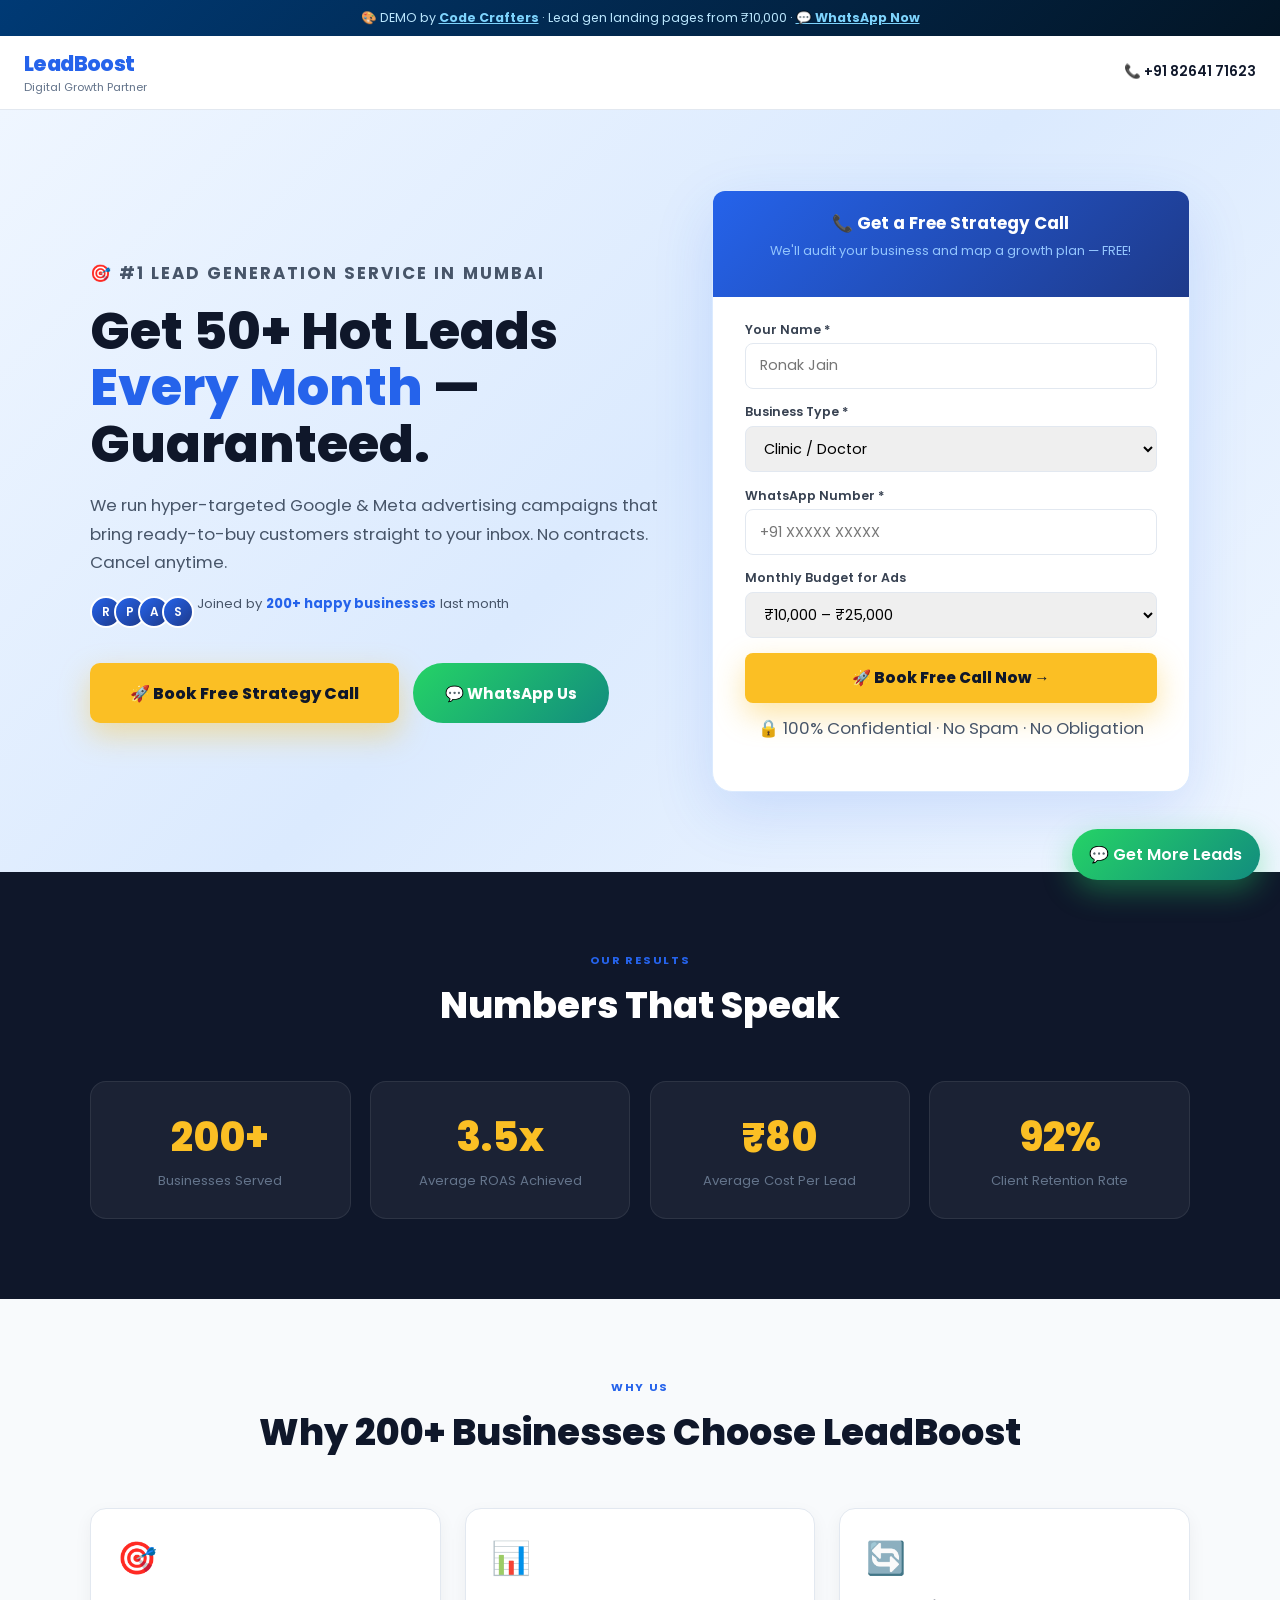
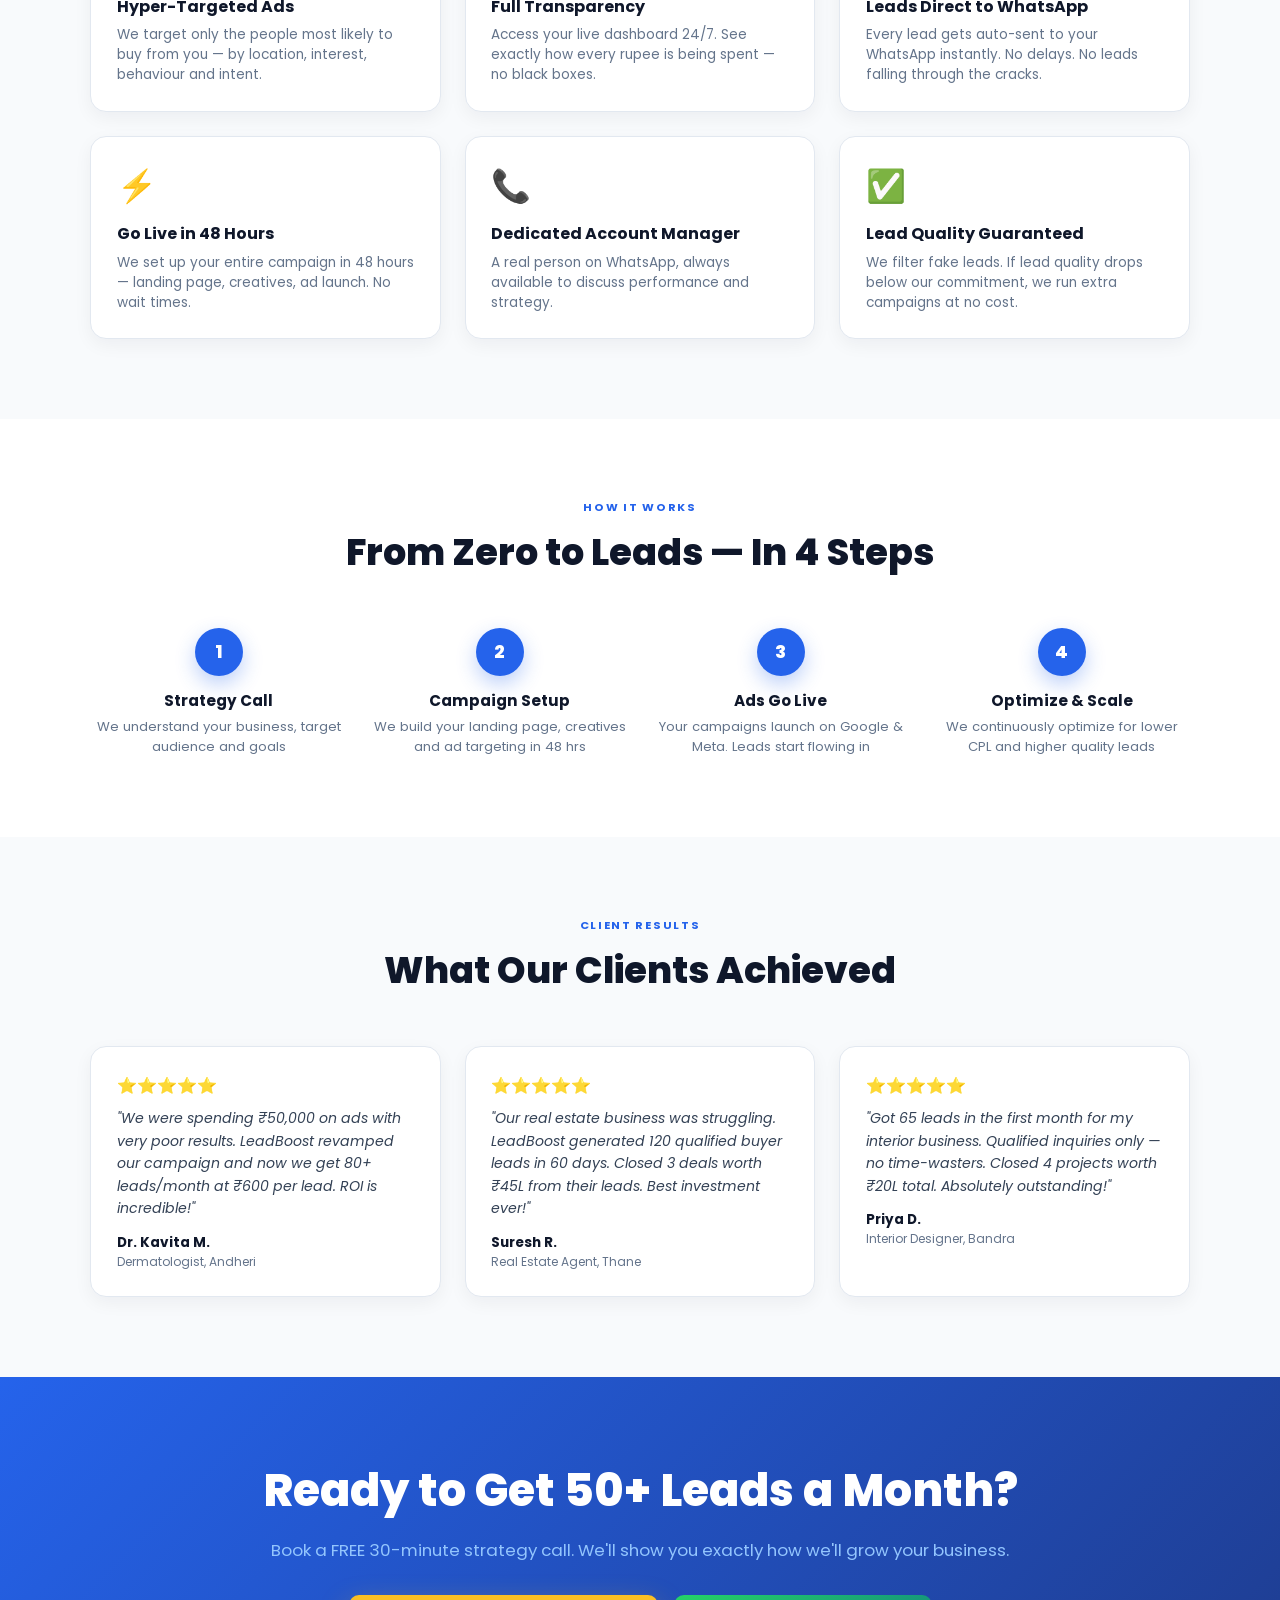
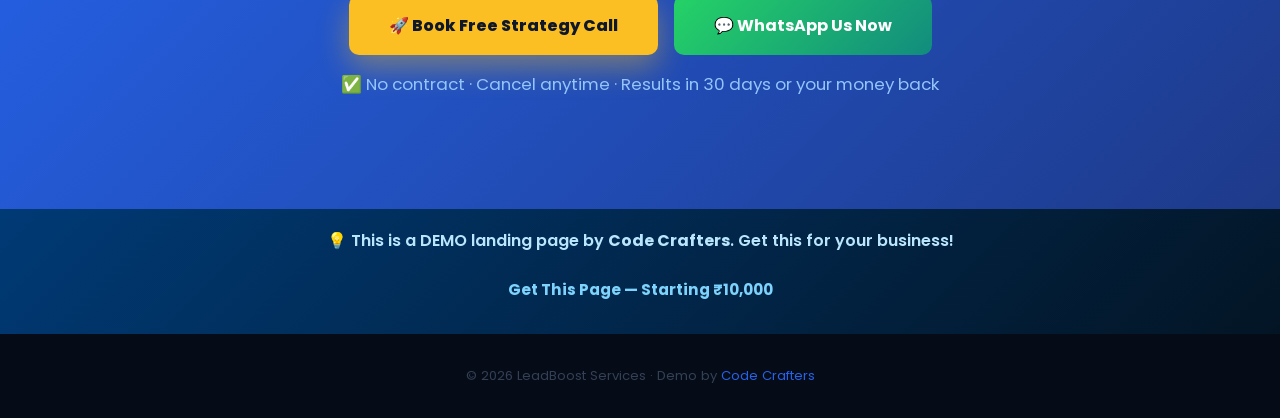
<file: brand/lead-generation/index.html>
<!DOCTYPE html>
<html lang="en">
<head>
  <title>LeadBoost — Service Lead Generation Demo by Code Crafters</title>
  <meta charset="UTF-8">
  <meta name="viewport" content="width=device-width, initial-scale=1.0">
  <meta name="robots" content="noindex">
  <link href="https://fonts.googleapis.com/css2?family=Poppins:wght@300;400;500;600;700;800&display=swap" rel="stylesheet">
  <style>
    :root { --blue: #2563eb; --blue-dark: #1e3a8a; --yellow: #fbbf24; }
    * { box-sizing: border-box; margin: 0; padding: 0; }
    body { font-family: "Poppins", sans-serif; color: #0f172a; background: #fff; scroll-behavior: smooth; }
    a { text-decoration: none; color: inherit; }

    .demo-banner { background: linear-gradient(135deg, #003a75, #031525); color: #bae6fd; text-align: center; padding: 0.55rem 1rem; font-size: 0.78rem; }
    .demo-banner a { color: #7dd3fc; font-weight: 700; text-decoration: underline; }

    .site-header { background: #fff; border-bottom: 1px solid #e2e8f0; padding: 0.8rem 1.5rem; display: flex; align-items: center; justify-content: space-between; position: sticky; top: 0; z-index: 100; }
    .logo-name { font-size: 1.3rem; font-weight: 800; color: var(--blue); letter-spacing: -0.03em; }
    .logo-tag { font-size: 0.7rem; color: #64748b; }

    .btn { display: inline-flex; align-items: center; justify-content: center; gap: 0.4rem; padding: 0.85rem 2rem; border-radius: 8px; font-size: 0.95rem; font-weight: 700; cursor: pointer; border: none; transition: transform 0.16s, box-shadow 0.16s; font-family: inherit; }
    .btn-primary { background: linear-gradient(135deg, var(--blue), var(--blue-dark)); color: #fff; box-shadow: 0 12px 30px rgba(37,99,235,0.35); }
    .btn-primary:hover { transform: translateY(-2px); }
    .btn-yellow { background: var(--yellow); color: #0f172a; font-weight: 800; box-shadow: 0 12px 30px rgba(251,191,36,0.4); }
    .btn-yellow:hover { transform: translateY(-2px); }
    .btn-wa { background: linear-gradient(135deg, #25d366, #128c7e); color: #fff; border-radius: 999px; }
    .btn-large { padding: 1.1rem 2.5rem; font-size: 1rem; border-radius: 10px; }

    /* Hero */
    .hero { background: linear-gradient(135deg, #eff6ff 0%, #dbeafe 50%, #eff6ff 100%); padding: 5rem 1.5rem; }
    .hero-inner { max-width: 1100px; margin: 0 auto; display: grid; grid-template-columns: 1.2fr 1fr; gap: 3rem; align-items: center; }
    .hero-eyebrow { font-size: 0.78rem; font-weight: 700; text-transform: uppercase; letter-spacing: 0.12em; color: var(--blue); margin-bottom: 0.8rem; }
    .hero h1 { font-size: clamp(2.2rem, 4vw, 3.2rem); line-height: 1.1; font-weight: 800; margin-bottom: 1.2rem; color: #0f172a; }
    .hero h1 span { color: var(--blue); }
    .hero p { font-size: 1.05rem; color: #475569; margin-bottom: 1rem; line-height: 1.7; }
    .hero-social-proof { display: flex; align-items: center; gap: 0.7rem; margin-bottom: 2rem; }
    .avatars { display: flex; }
    .avatar { width: 32px; height: 32px; border-radius: 999px; background: linear-gradient(135deg, var(--blue), var(--blue-dark)); color: #fff; display: flex; align-items: center; justify-content: center; font-size: 0.75rem; font-weight: 600; border: 2px solid #fff; margin-right: -8px; }
    .hero-social-proof p { font-size: 0.82rem; color: #475569; }
    .hero-social-proof strong { color: var(--blue); }
    .hero-btns { display: flex; gap: 0.9rem; flex-wrap: wrap; }

    /* Lead Form */
    .lead-card { background: #fff; border-radius: 20px; padding: 2rem; box-shadow: 0 20px 60px rgba(37,99,235,0.15); border: 1px solid #dbeafe; }
    .lead-card-header { background: linear-gradient(135deg, var(--blue), var(--blue-dark)); color: #fff; padding: 1.2rem 1.5rem; border-radius: 12px 12px 0 0; margin: -2rem -2rem 1.5rem; text-align: center; }
    .lead-card-header h3 { font-size: 1.05rem; margin-bottom: 0.2rem; }
    .lead-card-header p { font-size: 0.8rem; color: #93c5fd; }
    .form-field { margin-bottom: 0.9rem; }
    .form-field label { display: block; font-size: 0.78rem; font-weight: 600; color: #374151; margin-bottom: 0.3rem; }
    .form-field input, .form-field select { width: 100%; border: 1.5px solid #e2e8f0; border-radius: 8px; padding: 0.7rem 0.9rem; font-size: 0.9rem; font-family: inherit; outline: none; transition: border-color 0.15s; }
    .form-field input:focus, .form-field select:focus { border-color: var(--blue); }
    .form-note { font-size: 0.75rem; text-align: center; color: #64748b; margin-top: 0.7rem; }

    .section { padding: 5rem 1.5rem; }
    .section-light { background: #f8fafc; }
    .section-dark { background: #0f172a; color: #fff; }
    .section-header { text-align: center; margin-bottom: 3rem; }
    .section-header .eyebrow { font-size: 0.7rem; font-weight: 700; text-transform: uppercase; letter-spacing: 0.15em; color: var(--blue); display: block; margin-bottom: 0.5rem; }
    .section-header h2 { font-size: clamp(1.6rem, 3vw, 2.3rem); font-weight: 800; margin-bottom: 0.5rem; }
    .section-header.dark h2 { color: #fff; }
    .section-header p { color: #64748b; font-size: 0.95rem; max-width: 600px; margin: 0 auto; }
    .section-header.dark p { color: #475569; }
    .container { max-width: 1100px; margin: 0 auto; }
    .grid-3 { display: grid; grid-template-columns: repeat(auto-fit, minmax(280px, 1fr)); gap: 1.5rem; }
    .grid-4 { display: grid; grid-template-columns: repeat(auto-fill, minmax(220px, 1fr)); gap: 1.2rem; }

    .benefit-card { background: #fff; border-radius: 16px; padding: 1.6rem; border: 1px solid #e2e8f0; box-shadow: 0 6px 18px rgba(15,23,42,0.05); transition: transform 0.15s; }
    .benefit-card:hover { transform: translateY(-4px); }
    .benefit-icon { font-size: 2rem; margin-bottom: 0.7rem; }
    .benefit-card h3 { font-size: 1rem; font-weight: 700; margin-bottom: 0.4rem; }
    .benefit-card p { font-size: 0.85rem; color: #64748b; }

    .stat-card { background: rgba(255,255,255,0.05); border: 1px solid rgba(255,255,255,0.08); border-radius: 16px; padding: 1.6rem; text-align: center; }
    .stat-num { font-size: 2.5rem; font-weight: 800; color: var(--yellow); display: block; }
    .stat-lbl { font-size: 0.82rem; color: #64748b; }

    .testi-card { background: #fff; border-radius: 16px; padding: 1.6rem; border: 1px solid #e2e8f0; box-shadow: 0 6px 18px rgba(15,23,42,0.05); }
    .stars { color: var(--yellow); margin-bottom: 0.6rem; }
    .testi-text { font-size: 0.88rem; color: #334155; line-height: 1.6; margin-bottom: 0.8rem; font-style: italic; }
    .testi-author { font-weight: 700; font-size: 0.85rem; color: #0f172a; }
    .testi-role { font-size: 0.75rem; color: #64748b; }

    .proc-grid { display: grid; grid-template-columns: repeat(auto-fit, minmax(200px, 1fr)); gap: 1.5rem; }
    .proc-step { text-align: center; }
    .proc-num { width: 48px; height: 48px; background: var(--blue); color: #fff; border-radius: 999px; display: flex; align-items: center; justify-content: center; font-weight: 800; font-size: 1.1rem; margin: 0 auto 0.8rem; box-shadow: 0 8px 20px rgba(37,99,235,0.3); }
    .proc-step h3 { font-size: 0.95rem; font-weight: 700; margin-bottom: 0.3rem; }
    .proc-step p { font-size: 0.82rem; color: #64748b; }

    .cta-section { background: linear-gradient(135deg, var(--blue), var(--blue-dark)); color: #fff; padding: 5rem 1.5rem; text-align: center; }
    .cta-section h2 { font-size: clamp(1.8rem, 4vw, 2.8rem); font-weight: 800; margin-bottom: 0.8rem; }
    .cta-section p { color: #93c5fd; margin-bottom: 2rem; font-size: 1.05rem; }
    .cta-btns { display: flex; gap: 1rem; justify-content: center; flex-wrap: wrap; }
    .cta-note { margin-top: 1rem; font-size: 0.82rem; color: rgba(255,255,255,0.6); }

    .get-website-bar { background: linear-gradient(135deg, #003a75, #031525); color: #bae6fd; text-align: center; padding: 1.2rem 1.5rem; }
    .get-website-bar p { margin: 0 0 0.7rem; font-weight: 600; }
    .site-footer { background: #060b18; color: #334155; padding: 2rem; text-align: center; font-size: 0.82rem; }
    .wa-float { position: fixed; bottom: 20px; right: 20px; z-index: 999; background: linear-gradient(135deg, #25d366, #128c7e); color: #fff; padding: 0.8rem 1.1rem; border-radius: 999px; font-size: 1rem; font-weight: 600; box-shadow: 0 10px 30px rgba(37,211,102,0.4); transition: transform 0.2s; }
    .wa-float:hover { transform: translateY(-3px); }

    @media (max-width: 768px) { .hero-inner { grid-template-columns: 1fr; } }
  </style>
</head>
<body>

  <div class="demo-banner">
    🎨 DEMO by <a href="../../index.html">Code Crafters</a> · Lead gen landing pages from ₹10,000 · <a href="https://wa.me/918264171623?text=Hi%2C%20I%20want%20a%20lead%20generation%20landing%20page%20like%20LeadBoost">💬 WhatsApp Now</a>
  </div>

  <header class="site-header">
    <div>
      <div class="logo-name">LeadBoost</div>
      <div class="logo-tag">Digital Growth Partner</div>
    </div>
    <a href="tel:+918264171623" style="font-size:0.85rem; font-weight:600; color:#0f172a;">📞 +91 82641 71623</a>
  </header>

  <section class="hero">
    <div class="hero-inner">
      <div>
        <p class="hero-eyebrow">🎯 #1 Lead Generation Service in Mumbai</p>
        <h1>Get 50+ Hot Leads<br><span>Every Month</span> — Guaranteed.</h1>
        <p>We run hyper-targeted Google & Meta advertising campaigns that bring ready-to-buy customers straight to your inbox. No contracts. Cancel anytime.</p>
        <div class="hero-social-proof">
          <div class="avatars"><div class="avatar">R</div><div class="avatar">P</div><div class="avatar">A</div><div class="avatar">S</div></div>
          <p>Joined by <strong>200+ happy businesses</strong> last month</p>
        </div>
        <div class="hero-btns">
          <a href="#contact" class="btn btn-yellow btn-large">🚀 Book Free Strategy Call</a>
          <a href="https://wa.me/918264171623?text=Hi%2C%20I%20want%20to%20grow%20my%20leads%20with%20LeadBoost" class="btn btn-wa" target="_blank">💬 WhatsApp Us</a>
        </div>
      </div>
      <div class="lead-card">
        <div class="lead-card-header">
          <h3>📞 Get a Free Strategy Call</h3>
          <p>We'll audit your business and map a growth plan — FREE!</p>
        </div>
        <div class="form-field"><label>Your Name *</label><input type="text" placeholder="Ronak Jain" /></div>
        <div class="form-field"><label>Business Type *</label><select><option>Clinic / Doctor</option><option>Interior Designer</option><option>Real Estate</option><option>Education</option><option>D2C / E-commerce</option><option>Other</option></select></div>
        <div class="form-field"><label>WhatsApp Number *</label><input type="text" placeholder="+91 XXXXX XXXXX" /></div>
        <div class="form-field"><label>Monthly Budget for Ads</label><select><option>₹10,000 – ₹25,000</option><option>₹25,000 – ₹50,000</option><option>₹50,000 – ₹1,00,000</option><option>₹1 Lakh+</option></select></div>
        <a href="https://wa.me/918264171623?text=Hi%2C%20I%20want%20a%20free%20strategy%20call%20for%20lead%20generation" class="btn btn-yellow" style="width:100%;" target="_blank">🚀 Book Free Call Now →</a>
        <p class="form-note">🔒 100% Confidential · No Spam · No Obligation</p>
      </div>
    </div>
  </section>

  <section class="section section-dark">
    <div class="container">
      <div class="section-header dark">
        <span class="eyebrow">Our Results</span>
        <h2>Numbers That Speak</h2>
      </div>
      <div class="grid-4">
        <div class="stat-card"><span class="stat-num">200+</span><span class="stat-lbl">Businesses Served</span></div>
        <div class="stat-card"><span class="stat-num">3.5x</span><span class="stat-lbl">Average ROAS Achieved</span></div>
        <div class="stat-card"><span class="stat-num">₹80</span><span class="stat-lbl">Average Cost Per Lead</span></div>
        <div class="stat-card"><span class="stat-num">92%</span><span class="stat-lbl">Client Retention Rate</span></div>
      </div>
    </div>
  </section>

  <section class="section section-light" id="benefits">
    <div class="container">
      <div class="section-header">
        <span class="eyebrow">Why Us</span>
        <h2>Why 200+ Businesses Choose LeadBoost</h2>
      </div>
      <div class="grid-3">
        <div class="benefit-card"><div class="benefit-icon">🎯</div><h3>Hyper-Targeted Ads</h3><p>We target only the people most likely to buy from you — by location, interest, behaviour and intent.</p></div>
        <div class="benefit-card"><div class="benefit-icon">📊</div><h3>Full Transparency</h3><p>Access your live dashboard 24/7. See exactly how every rupee is being spent — no black boxes.</p></div>
        <div class="benefit-card"><div class="benefit-icon">🔄</div><h3>Leads Direct to WhatsApp</h3><p>Every lead gets auto-sent to your WhatsApp instantly. No delays. No leads falling through the cracks.</p></div>
        <div class="benefit-card"><div class="benefit-icon">⚡</div><h3>Go Live in 48 Hours</h3><p>We set up your entire campaign in 48 hours — landing page, creatives, ad launch. No wait times.</p></div>
        <div class="benefit-card"><div class="benefit-icon">📞</div><h3>Dedicated Account Manager</h3><p>A real person on WhatsApp, always available to discuss performance and strategy.</p></div>
        <div class="benefit-card"><div class="benefit-icon">✅</div><h3>Lead Quality Guaranteed</h3><p>We filter fake leads. If lead quality drops below our commitment, we run extra campaigns at no cost.</p></div>
      </div>
    </div>
  </section>

  <section class="section" id="process">
    <div class="container">
      <div class="section-header">
        <span class="eyebrow">How It Works</span>
        <h2>From Zero to Leads — In 4 Steps</h2>
      </div>
      <div class="proc-grid">
        <div class="proc-step"><div class="proc-num">1</div><h3>Strategy Call</h3><p>We understand your business, target audience and goals</p></div>
        <div class="proc-step"><div class="proc-num">2</div><h3>Campaign Setup</h3><p>We build your landing page, creatives and ad targeting in 48 hrs</p></div>
        <div class="proc-step"><div class="proc-num">3</div><h3>Ads Go Live</h3><p>Your campaigns launch on Google & Meta. Leads start flowing in</p></div>
        <div class="proc-step"><div class="proc-num">4</div><h3>Optimize & Scale</h3><p>We continuously optimize for lower CPL and higher quality leads</p></div>
      </div>
    </div>
  </section>

  <section class="section section-light" id="reviews">
    <div class="container">
      <div class="section-header">
        <span class="eyebrow">Client Results</span>
        <h2>What Our Clients Achieved</h2>
      </div>
      <div class="grid-3">
        <div class="testi-card"><div class="stars">⭐⭐⭐⭐⭐</div><p class="testi-text">"We were spending ₹50,000 on ads with very poor results. LeadBoost revamped our campaign and now we get 80+ leads/month at ₹600 per lead. ROI is incredible!"</p><div class="testi-author">Dr. Kavita M.</div><div class="testi-role">Dermatologist, Andheri</div></div>
        <div class="testi-card"><div class="stars">⭐⭐⭐⭐⭐</div><p class="testi-text">"Our real estate business was struggling. LeadBoost generated 120 qualified buyer leads in 60 days. Closed 3 deals worth ₹45L from their leads. Best investment ever!"</p><div class="testi-author">Suresh R.</div><div class="testi-role">Real Estate Agent, Thane</div></div>
        <div class="testi-card"><div class="stars">⭐⭐⭐⭐⭐</div><p class="testi-text">"Got 65 leads in the first month for my interior business. Qualified inquiries only — no time-wasters. Closed 4 projects worth ₹20L total. Absolutely outstanding!"</p><div class="testi-author">Priya D.</div><div class="testi-role">Interior Designer, Bandra</div></div>
      </div>
    </div>
  </section>

  <section class="cta-section" id="contact">
    <h2>Ready to Get 50+ Leads a Month?</h2>
    <p>Book a FREE 30-minute strategy call. We'll show you exactly how we'll grow your business.</p>
    <div class="cta-btns">
      <a href="https://wa.me/918264171623?text=Hi%2C%20I%20want%20to%20book%20a%20free%20strategy%20call%20for%20lead%20generation" class="btn btn-yellow btn-large" target="_blank">🚀 Book Free Strategy Call</a>
      <a href="https://wa.me/918264171623?text=Hi%2C%20I%20want%20to%20grow%20my%20leads%20with%20LeadBoost" class="btn btn-wa btn-large" target="_blank">💬 WhatsApp Us Now</a>
    </div>
    <p class="cta-note">✅ No contract · Cancel anytime · Results in 30 days or your money back</p>
  </section>

  <div class="get-website-bar">
    <p>💡 This is a DEMO landing page by <strong>Code Crafters</strong>. Get this for your business!</p>
    <a href="https://wa.me/918264171623?text=Hi%2C%20I%20want%20a%20lead%20generation%20landing%20page%20like%20LeadBoost.%20Price%3F" class="btn btn-outline" style="color:#7dd3fc; border-color:#7dd3fc;" target="_blank">Get This Page — Starting ₹10,000</a>
  </div>

  <footer class="site-footer">
    <p>© 2026 LeadBoost Services · Demo by <a href="../../index.html" style="color:var(--blue);">Code Crafters</a></p>
  </footer>

  <a href="https://wa.me/918264171623?text=Hi%2C%20I%20want%20more%20leads%20for%20my%20business" class="wa-float" target="_blank">💬 Get More Leads</a>
</body>
</html>
</file>
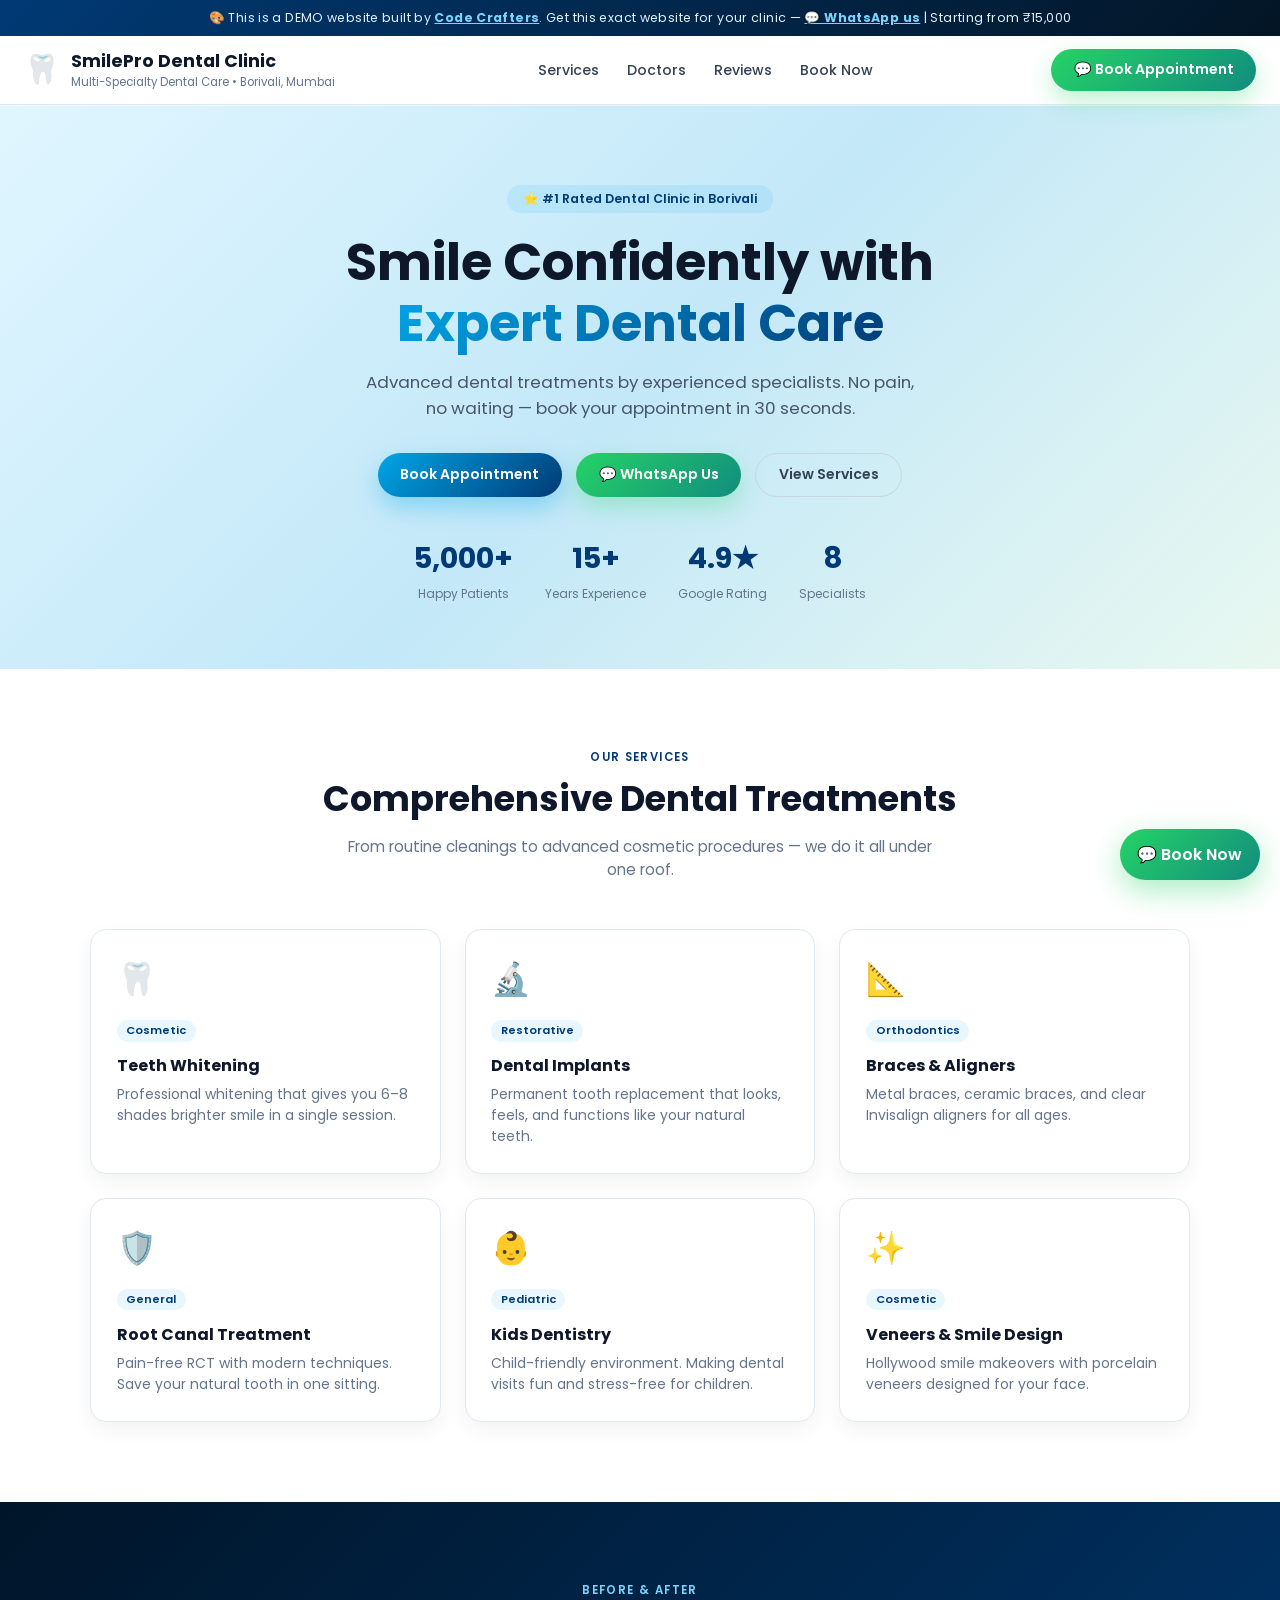
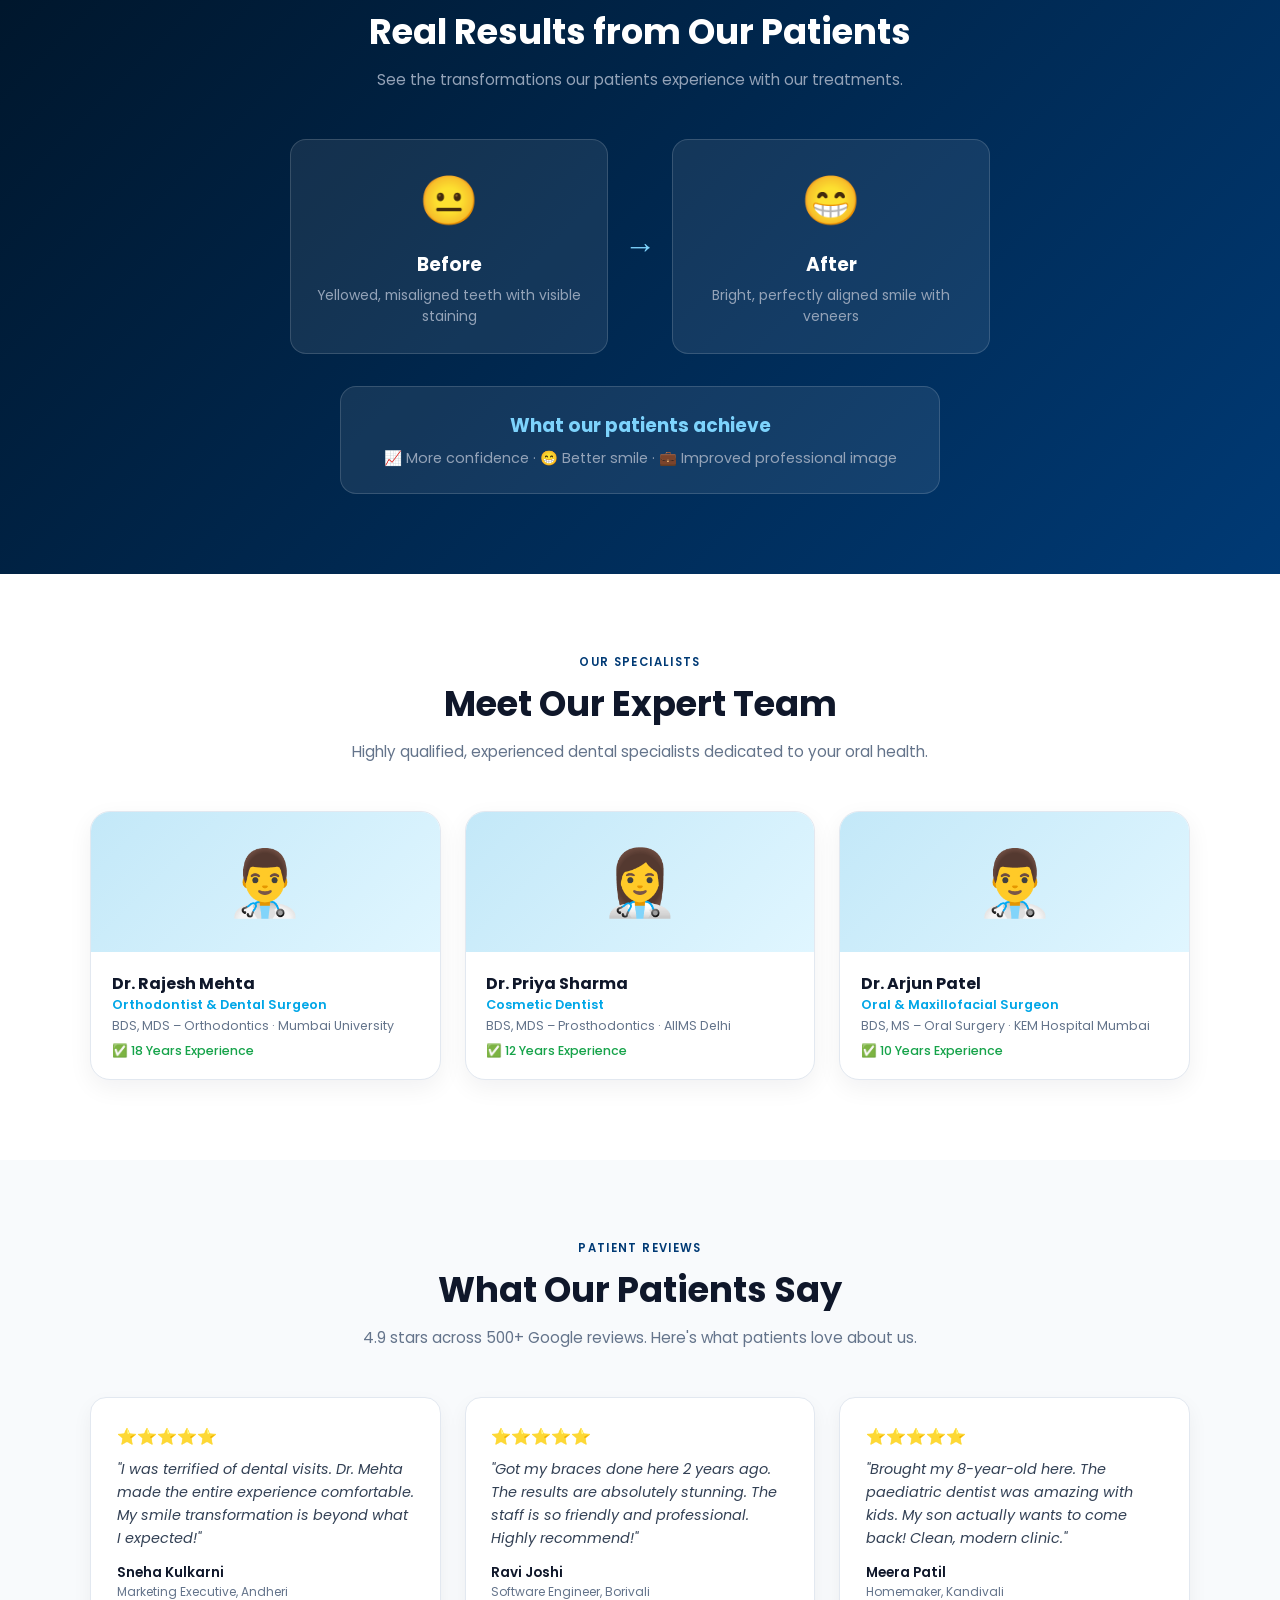
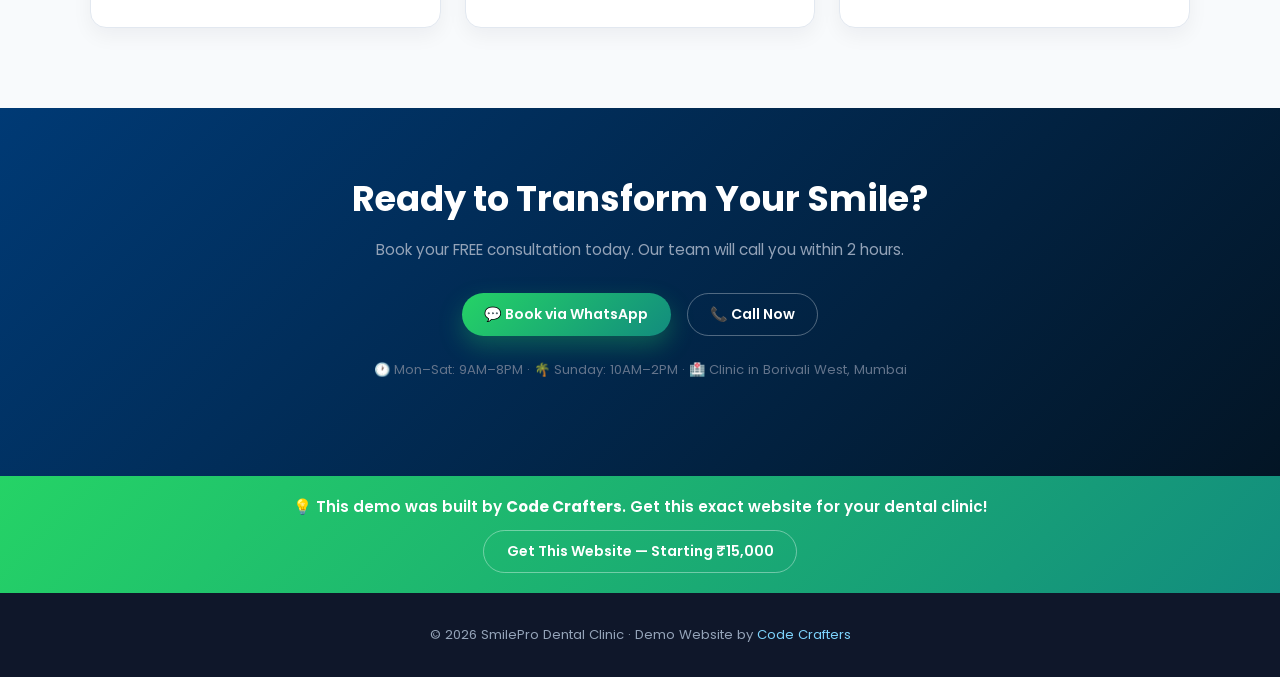
<file: clinic/dental-care/index.html>
<!DOCTYPE html>
<html lang="en">
<head>
  <title>SmilePro Dental Clinic — Demo by Code Crafters</title>
  <meta charset="UTF-8">
  <meta name="viewport" content="width=device-width, initial-scale=1.0">
  <meta name="robots" content="noindex">
  <link href="https://fonts.googleapis.com/css2?family=Poppins:wght@300;400;500;600;700&display=swap" rel="stylesheet">
  <style>
    :root {
      --blue: #00a6e7;
      --blue-dark: #003a75;
      --green: #25d366;
    }
    * { box-sizing: border-box; margin: 0; padding: 0; }
    body { font-family: "Poppins", sans-serif; color: #0f172a; background: #fff; scroll-behavior: smooth; }
    a { text-decoration: none; color: inherit; }
    img { max-width: 100%; }

    /* Demo Banner */
    .demo-banner {
      background: linear-gradient(135deg, #003a75, #031525);
      color: #e0f2fe;
      text-align: center;
      padding: 0.55rem 1rem;
      font-size: 0.78rem;
      letter-spacing: 0.03em;
    }
    .demo-banner a {
      color: #7dd3fc;
      font-weight: 700;
      text-decoration: underline;
    }

    /* Header */
    .site-header {
      position: sticky; top: 0; z-index: 100;
      background: rgba(255,255,255,0.96);
      backdrop-filter: blur(10px);
      border-bottom: 1px solid #e2e8f0;
      padding: 0.8rem 1.5rem;
      display: flex; align-items: center; justify-content: space-between;
    }
    .logo-area { display: flex; align-items: center; gap: 0.7rem; }
    .logo-icon { font-size: 1.8rem; }
    .logo-name { font-size: 1.1rem; font-weight: 700; }
    .logo-sub  { font-size: 0.72rem; color: #64748b; }
    .site-nav a { margin-left: 1.5rem; font-size: 0.88rem; font-weight: 500; color: #334155; }
    .site-nav a:hover { color: var(--blue); }
    .btn {
      display: inline-flex; align-items: center; gap: 0.4rem;
      padding: 0.65rem 1.4rem; border-radius: 999px;
      font-size: 0.88rem; font-weight: 600;
      cursor: pointer; border: none;
      transition: transform 0.16s, box-shadow 0.16s;
    }
    .btn-primary { background: linear-gradient(135deg, var(--blue), var(--blue-dark)); color: #fff; box-shadow: 0 10px 25px rgba(0,166,231,0.35); }
    .btn-primary:hover { transform: translateY(-2px); }
    .btn-wa { background: linear-gradient(135deg, #25d366, #128c7e); color: #fff; box-shadow: 0 10px 25px rgba(37,211,102,0.3); }
    .btn-wa:hover { transform: translateY(-2px); }
    .btn-outline { background: transparent; border: 1.5px solid #cbd5e1; color: #334155; }
    .btn-outline:hover { background: #f1f5f9; }

    /* Hero */
    .hero {
      background: linear-gradient(135deg, #e0f6ff 0%, #c3e8f8 50%, #e8f8f0 100%);
      padding: 5rem 1.5rem 4rem;
      text-align: center;
    }
    .hero-badge {
      display: inline-flex; align-items: center; gap: 0.4rem;
      background: rgba(0,166,231,0.1); color: var(--blue-dark);
      padding: 0.3rem 1rem; border-radius: 999px; font-size: 0.78rem; font-weight: 600;
      margin-bottom: 1.2rem;
    }
    .hero h1 { font-size: clamp(2rem, 5vw, 3.2rem); line-height: 1.18; margin-bottom: 1rem; }
    .grad { background: linear-gradient(135deg, var(--blue), var(--blue-dark)); -webkit-background-clip: text; color: transparent; }
    .hero p { font-size: 1.05rem; color: #475569; max-width: 560px; margin: 0 auto 2rem; }
    .hero-btns { display: flex; gap: 0.9rem; justify-content: center; flex-wrap: wrap; }
    .hero-trust { display: flex; gap: 2rem; justify-content: center; flex-wrap: wrap; margin-top: 2.5rem; }
    .trust-item { text-align: center; }
    .trust-num { font-size: 1.8rem; font-weight: 700; color: var(--blue-dark); display: block; }
    .trust-lbl { font-size: 0.75rem; color: #64748b; }

    /* Section helpers */
    .section { padding: 5rem 1.5rem; }
    .section-alt { background: #f8fafc; }
    .section-header { text-align: center; margin-bottom: 3rem; }
    .section-header .eyebrow { font-size: 0.72rem; text-transform: uppercase; letter-spacing: 0.12em; font-weight: 600; color: var(--blue-dark); }
    .section-header h2 { font-size: clamp(1.6rem, 3vw, 2.2rem); margin: 0.4rem 0 0.6rem; }
    .section-header p { color: #64748b; font-size: 0.95rem; max-width: 600px; margin: 0 auto; }
    .container { max-width: 1100px; margin: 0 auto; }
    .grid-3 { display: grid; grid-template-columns: repeat(auto-fit, minmax(280px, 1fr)); gap: 1.5rem; }
    .grid-2 { display: grid; grid-template-columns: repeat(auto-fit, minmax(300px, 1fr)); gap: 2rem; align-items: center; }

    /* Service cards */
    .service-card {
      background: #fff; border-radius: 16px; padding: 1.6rem;
      border: 1px solid #e2e8f0; box-shadow: 0 8px 20px rgba(15,23,42,0.05);
      transition: transform 0.15s, box-shadow 0.15s;
    }
    .service-card:hover { transform: translateY(-4px); box-shadow: 0 18px 45px rgba(15,23,42,0.12); }
    .service-icon { font-size: 2rem; margin-bottom: 0.8rem; }
    .service-card h3 { font-size: 1rem; margin-bottom: 0.4rem; }
    .service-card p { font-size: 0.87rem; color: #64748b; }
    .service-tag {
      display: inline-block; background: rgba(0,166,231,0.09); color: var(--blue-dark);
      font-size: 0.7rem; font-weight: 600; padding: 0.15rem 0.6rem; border-radius: 999px; margin-bottom: 0.7rem;
    }

    /* Doctors */
    .doctor-card {
      background: #fff; border-radius: 20px; overflow: hidden;
      border: 1px solid #e2e8f0; box-shadow: 0 8px 25px rgba(15,23,42,0.06);
      transition: transform 0.15s;
    }
    .doctor-card:hover { transform: translateY(-4px); }
    .doctor-avatar {
      background: linear-gradient(135deg, #c3e8f8, #e0f6ff);
      height: 140px; display: flex; align-items: center; justify-content: center;
      font-size: 4rem;
    }
    .doctor-info { padding: 1.2rem 1.3rem; }
    .doctor-name { font-weight: 700; font-size: 1rem; }
    .doctor-spec { font-size: 0.8rem; color: var(--blue); font-weight: 600; }
    .doctor-qual { font-size: 0.78rem; color: #64748b; margin-top: 0.2rem; }
    .doctor-exp  { font-size: 0.78rem; color: #16a34a; font-weight: 500; margin-top: 0.4rem; }

    /* Before/After */
    .ba-section { background: linear-gradient(135deg, #001529, #003a75); color: #e0f2fe; }
    .ba-card {
      background: rgba(255,255,255,0.08);
      border: 1px solid rgba(255,255,255,0.15);
      border-radius: 16px; padding: 1.6rem; text-align: center;
    }
    .ba-emoji { font-size: 3rem; margin-bottom: 0.8rem; }
    .ba-card h3 { color: #fff; margin-bottom: 0.4rem; }
    .ba-card p  { color: #94a3b8; font-size: 0.87rem; }
    .ba-arrow { font-size: 2rem; color: #7dd3fc; display: flex; align-items: center; justify-content: center; }

    /* Testimonials */
    .testimonial-card {
      background: #fff; border-radius: 16px; padding: 1.6rem;
      border: 1px solid #e2e8f0; box-shadow: 0 8px 20px rgba(15,23,42,0.05);
    }
    .stars { color: #f59e0b; margin-bottom: 0.6rem; }
    .testi-text { font-size: 0.9rem; color: #334155; line-height: 1.6; margin-bottom: 0.8rem; font-style: italic; }
    .testi-author { font-weight: 600; font-size: 0.85rem; }
    .testi-role   { font-size: 0.75rem; color: #64748b; }

    /* Booking CTA */
    .booking-cta {
      background: linear-gradient(135deg, #003a75, #031525);
      color: #fff; padding: 4rem 1.5rem; text-align: center;
    }
    .booking-cta h2 { font-size: clamp(1.6rem, 3vw, 2.2rem); margin-bottom: 0.8rem; }
    .booking-cta p { color: #94a3b8; margin-bottom: 2rem; font-size: 0.95rem; }
    .booking-btns { display: flex; gap: 1rem; justify-content: center; flex-wrap: wrap; }

    /* Get this website bar */
    .get-website-bar {
      background: linear-gradient(135deg, #25d366, #128c7e);
      color: #fff; text-align: center; padding: 1.2rem 1.5rem;
    }
    .get-website-bar p { margin: 0 0 0.7rem; font-weight: 600; font-size: 0.95rem; }

    /* Footer */
    .site-footer { background: #0f172a; color: #94a3b8; padding: 2rem 1.5rem; text-align: center; font-size: 0.82rem; }

    /* WhatsApp float */
    .wa-float {
      position: fixed; bottom: 20px; right: 20px; z-index: 999;
      background: linear-gradient(135deg, #25d366, #128c7e);
      color: #fff; padding: 0.8rem 1.1rem; border-radius: 999px;
      font-size: 1rem; font-weight: 600;
      box-shadow: 0 10px 30px rgba(37,211,102,0.4);
      transition: transform 0.2s;
    }
    .wa-float:hover { transform: translateY(-3px); }

    /* Result box */
    .result-box {
      background: linear-gradient(135deg, #f0fdf4, #dcfce7);
      border: 1px solid #bbf7d0; border-radius: 16px; padding: 1.5rem 2rem;
      margin-top: 2rem; text-align: center;
    }
    .result-box h3 { color: #166534; margin-bottom: 0.5rem; }
    .result-box p  { color: #15803d; font-size: 0.9rem; }

    @media (max-width: 700px) {
      .site-nav { display: none; }
      .ba-arrow { transform: rotate(90deg); }
    }
  </style>
</head>
<body>

  <!-- Demo Banner -->
  <div class="demo-banner">
    🎨 This is a DEMO website built by <a href="../../index.html">Code Crafters</a>.
    Get this exact website for your clinic — <a href="https://wa.me/918264171623?text=Hi%2C%20I%20want%20a%20dental%20clinic%20website%20like%20the%20demo">💬 WhatsApp us</a> | Starting from ₹15,000
  </div>

  <!-- Header -->
  <header class="site-header">
    <div class="logo-area">
      <div class="logo-icon">🦷</div>
      <div>
        <div class="logo-name">SmilePro Dental Clinic</div>
        <div class="logo-sub">Multi-Specialty Dental Care • Borivali, Mumbai</div>
      </div>
    </div>
    <nav class="site-nav">
      <a href="#services">Services</a>
      <a href="#doctors">Doctors</a>
      <a href="#testimonials">Reviews</a>
      <a href="#book">Book Now</a>
    </nav>
    <a href="https://wa.me/918264171623?text=I%20want%20to%20book%20an%20appointment%20at%20SmilePro%20Dental" class="btn btn-wa" target="_blank">💬 Book Appointment</a>
  </header>

  <!-- Hero -->
  <section class="hero" id="hero">
    <div class="hero-badge">⭐ #1 Rated Dental Clinic in Borivali</div>
    <h1>Smile Confidently with<br><span class="grad">Expert Dental Care</span></h1>
    <p>Advanced dental treatments by experienced specialists. No pain, no waiting — book your appointment in 30 seconds.</p>
    <div class="hero-btns">
      <a href="#book" class="btn btn-primary">Book Appointment</a>
      <a href="https://wa.me/918264171623?text=I%20want%20to%20book%20a%20dental%20consultation" class="btn btn-wa" target="_blank">💬 WhatsApp Us</a>
      <a href="#services" class="btn btn-outline">View Services</a>
    </div>
    <div class="hero-trust">
      <div class="trust-item"><span class="trust-num">5,000+</span><span class="trust-lbl">Happy Patients</span></div>
      <div class="trust-item"><span class="trust-num">15+</span><span class="trust-lbl">Years Experience</span></div>
      <div class="trust-item"><span class="trust-num">4.9★</span><span class="trust-lbl">Google Rating</span></div>
      <div class="trust-item"><span class="trust-num">8</span><span class="trust-lbl">Specialists</span></div>
    </div>
  </section>

  <!-- Services -->
  <section class="section" id="services">
    <div class="container">
      <div class="section-header">
        <p class="eyebrow">Our Services</p>
        <h2>Comprehensive Dental Treatments</h2>
        <p>From routine cleanings to advanced cosmetic procedures — we do it all under one roof.</p>
      </div>
      <div class="grid-3">
        <div class="service-card">
          <div class="service-icon">🦷</div>
          <div class="service-tag">Cosmetic</div>
          <h3>Teeth Whitening</h3>
          <p>Professional whitening that gives you 6–8 shades brighter smile in a single session.</p>
        </div>
        <div class="service-card">
          <div class="service-icon">🔬</div>
          <div class="service-tag">Restorative</div>
          <h3>Dental Implants</h3>
          <p>Permanent tooth replacement that looks, feels, and functions like your natural teeth.</p>
        </div>
        <div class="service-card">
          <div class="service-icon">📐</div>
          <div class="service-tag">Orthodontics</div>
          <h3>Braces & Aligners</h3>
          <p>Metal braces, ceramic braces, and clear Invisalign aligners for all ages.</p>
        </div>
        <div class="service-card">
          <div class="service-icon">🛡️</div>
          <div class="service-tag">General</div>
          <h3>Root Canal Treatment</h3>
          <p>Pain-free RCT with modern techniques. Save your natural tooth in one sitting.</p>
        </div>
        <div class="service-card">
          <div class="service-icon">👶</div>
          <div class="service-tag">Pediatric</div>
          <h3>Kids Dentistry</h3>
          <p>Child-friendly environment. Making dental visits fun and stress-free for children.</p>
        </div>
        <div class="service-card">
          <div class="service-icon">✨</div>
          <div class="service-tag">Cosmetic</div>
          <h3>Veneers & Smile Design</h3>
          <p>Hollywood smile makeovers with porcelain veneers designed for your face.</p>
        </div>
      </div>
    </div>
  </section>

  <!-- Before/After -->
  <section class="section ba-section" id="results">
    <div class="container">
      <div class="section-header">
        <p class="eyebrow" style="color:#7dd3fc;">Before & After</p>
        <h2 style="color:#fff;">Real Results from Our Patients</h2>
        <p style="color:#94a3b8;">See the transformations our patients experience with our treatments.</p>
      </div>
      <div style="display:grid; grid-template-columns: 1fr auto 1fr; gap:1rem; align-items:center; max-width:700px; margin:0 auto;">
        <div class="ba-card">
          <div class="ba-emoji">😐</div>
          <h3>Before</h3>
          <p>Yellowed, misaligned teeth with visible staining</p>
        </div>
        <div class="ba-arrow">→</div>
        <div class="ba-card">
          <div class="ba-emoji">😁</div>
          <h3>After</h3>
          <p>Bright, perfectly aligned smile with veneers</p>
        </div>
      </div>
      <div class="result-box" style="background: rgba(255,255,255,0.08); border-color: rgba(255,255,255,0.15); margin: 2rem auto 0; max-width: 600px;">
        <h3 style="color:#7dd3fc;">What our patients achieve</h3>
        <p style="color:#94a3b8;">📈 More confidence · 😁 Better smile · 💼 Improved professional image</p>
      </div>
    </div>
  </section>

  <!-- Doctors -->
  <section class="section" id="doctors">
    <div class="container">
      <div class="section-header">
        <p class="eyebrow">Our Specialists</p>
        <h2>Meet Our Expert Team</h2>
        <p>Highly qualified, experienced dental specialists dedicated to your oral health.</p>
      </div>
      <div class="grid-3">
        <div class="doctor-card">
          <div class="doctor-avatar">👨‍⚕️</div>
          <div class="doctor-info">
            <div class="doctor-name">Dr. Rajesh Mehta</div>
            <div class="doctor-spec">Orthodontist & Dental Surgeon</div>
            <div class="doctor-qual">BDS, MDS – Orthodontics · Mumbai University</div>
            <div class="doctor-exp">✅ 18 Years Experience</div>
          </div>
        </div>
        <div class="doctor-card">
          <div class="doctor-avatar">👩‍⚕️</div>
          <div class="doctor-info">
            <div class="doctor-name">Dr. Priya Sharma</div>
            <div class="doctor-spec">Cosmetic Dentist</div>
            <div class="doctor-qual">BDS, MDS – Prosthodontics · AIIMS Delhi</div>
            <div class="doctor-exp">✅ 12 Years Experience</div>
          </div>
        </div>
        <div class="doctor-card">
          <div class="doctor-avatar">👨‍⚕️</div>
          <div class="doctor-info">
            <div class="doctor-name">Dr. Arjun Patel</div>
            <div class="doctor-spec">Oral & Maxillofacial Surgeon</div>
            <div class="doctor-qual">BDS, MS – Oral Surgery · KEM Hospital Mumbai</div>
            <div class="doctor-exp">✅ 10 Years Experience</div>
          </div>
        </div>
      </div>
    </div>
  </section>

  <!-- Testimonials -->
  <section class="section section-alt" id="testimonials">
    <div class="container">
      <div class="section-header">
        <p class="eyebrow">Patient Reviews</p>
        <h2>What Our Patients Say</h2>
        <p>4.9 stars across 500+ Google reviews. Here's what patients love about us.</p>
      </div>
      <div class="grid-3">
        <div class="testimonial-card">
          <div class="stars">⭐⭐⭐⭐⭐</div>
          <p class="testi-text">"I was terrified of dental visits. Dr. Mehta made the entire experience comfortable. My smile transformation is beyond what I expected!"</p>
          <div class="testi-author">Sneha Kulkarni</div>
          <div class="testi-role">Marketing Executive, Andheri</div>
        </div>
        <div class="testimonial-card">
          <div class="stars">⭐⭐⭐⭐⭐</div>
          <p class="testi-text">"Got my braces done here 2 years ago. The results are absolutely stunning. The staff is so friendly and professional. Highly recommend!"</p>
          <div class="testi-author">Ravi Joshi</div>
          <div class="testi-role">Software Engineer, Borivali</div>
        </div>
        <div class="testimonial-card">
          <div class="stars">⭐⭐⭐⭐⭐</div>
          <p class="testi-text">"Brought my 8-year-old here. The paediatric dentist was amazing with kids. My son actually wants to come back! Clean, modern clinic."</p>
          <div class="testi-author">Meera Patil</div>
          <div class="testi-role">Homemaker, Kandivali</div>
        </div>
      </div>
    </div>
  </section>

  <!-- Booking CTA -->
  <section class="booking-cta" id="book">
    <h2>Ready to Transform Your Smile?</h2>
    <p>Book your FREE consultation today. Our team will call you within 2 hours.</p>
    <div class="booking-btns">
      <a href="https://wa.me/918264171623?text=Hi%2C%20I%20want%20to%20book%20a%20dental%20appointment" class="btn btn-wa" target="_blank">💬 Book via WhatsApp</a>
      <a href="tel:+918264171623" class="btn btn-outline" style="color:#fff; border-color:#ffffff50;">📞 Call Now</a>
    </div>
    <p style="margin-top:1.5rem; font-size:0.82rem; color:#64748b;">🕐 Mon–Sat: 9AM–8PM · 🌴 Sunday: 10AM–2PM · 🏥 Clinic in Borivali West, Mumbai</p>
  </section>

  <!-- Get This Website -->
  <div class="get-website-bar">
    <p>💡 This demo was built by <strong>Code Crafters</strong>. Get this exact website for your dental clinic!</p>
    <a href="https://wa.me/918264171623?text=Hi%2C%20I%20want%20a%20dental%20clinic%20website%20like%20the%20SmilePro%20demo.%20Starting%20price%3F" class="btn btn-outline" style="color:#fff; border-color:#ffffff60;" target="_blank">Get This Website — Starting ₹15,000</a>
  </div>

  <footer class="site-footer">
    <p>© 2026 SmilePro Dental Clinic · Demo Website by <a href="../../index.html" style="color:#7dd3fc;">Code Crafters</a></p>
  </footer>

  <a href="https://wa.me/918264171623?text=Hi%2C%20I%20want%20to%20book%20an%20appointment%20at%20SmilePro%20Dental" class="wa-float" target="_blank">💬 Book Now</a>

</body>
</html>
</file>
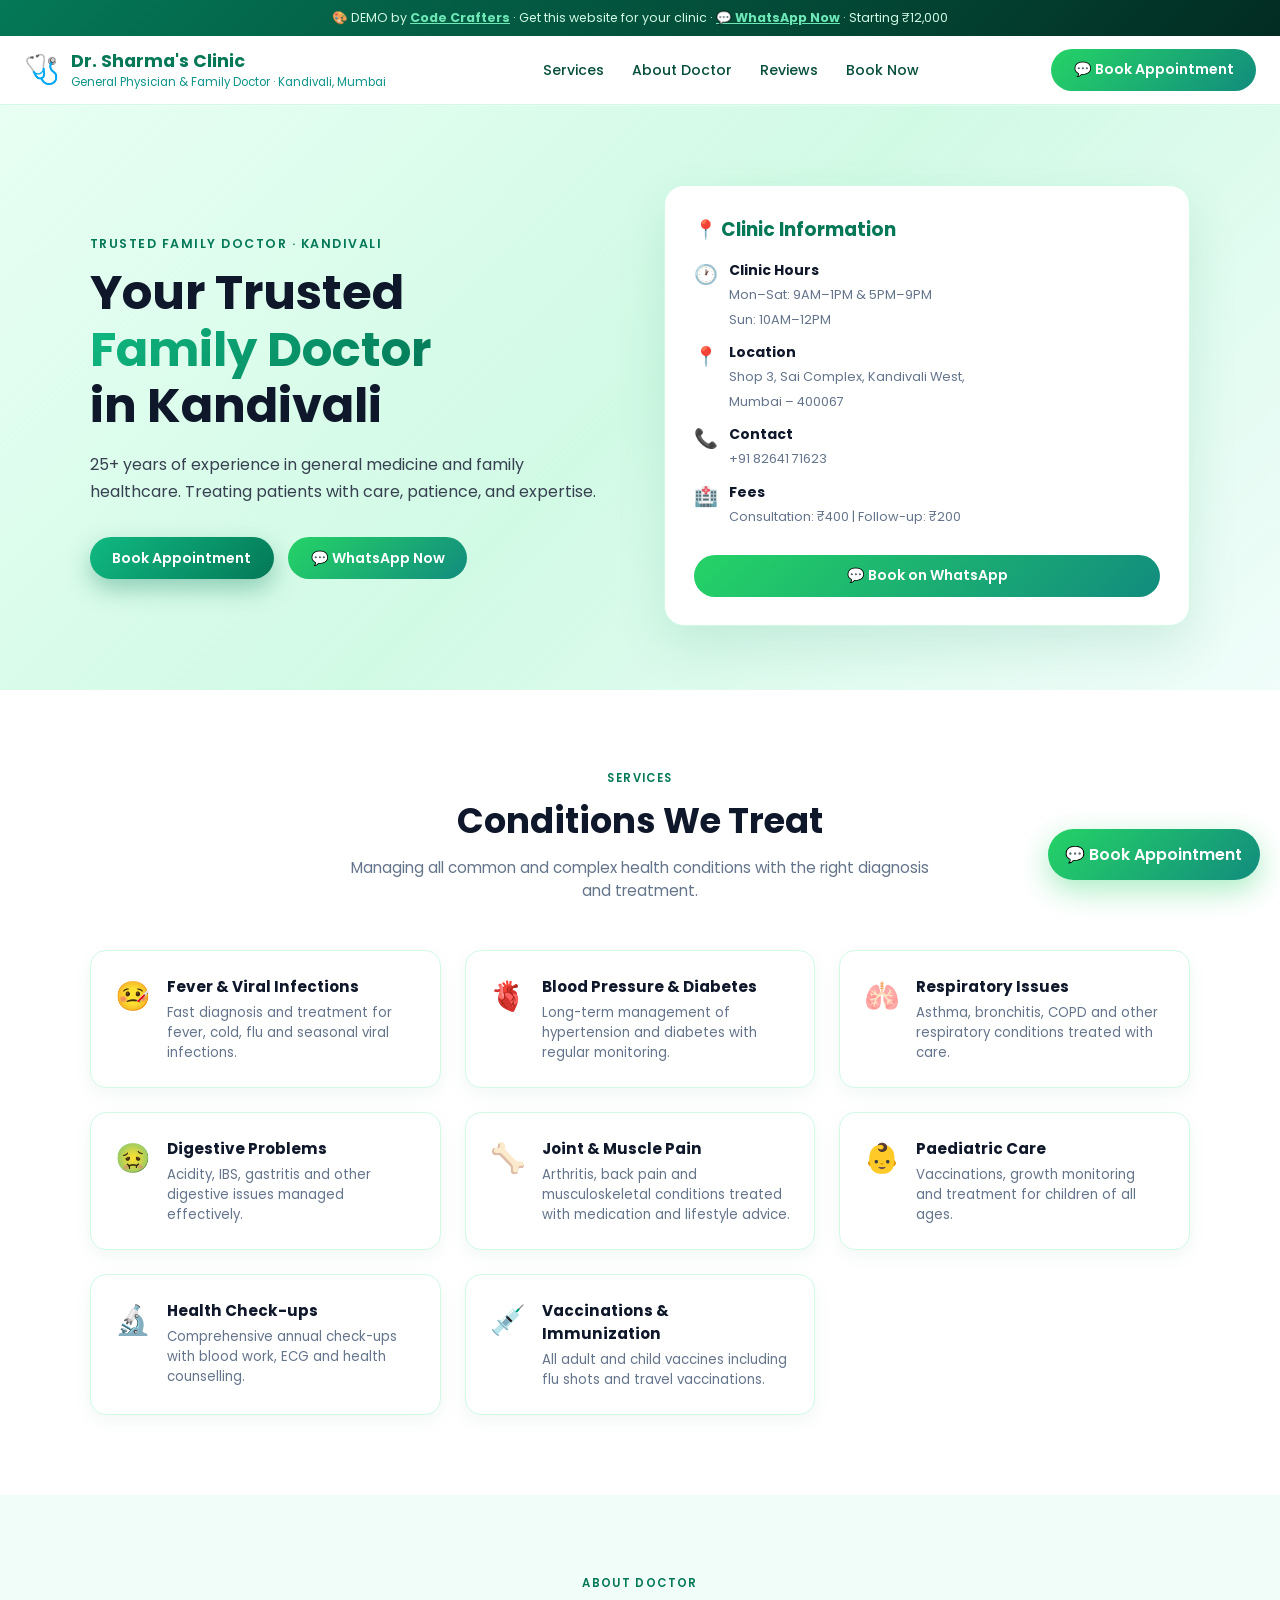
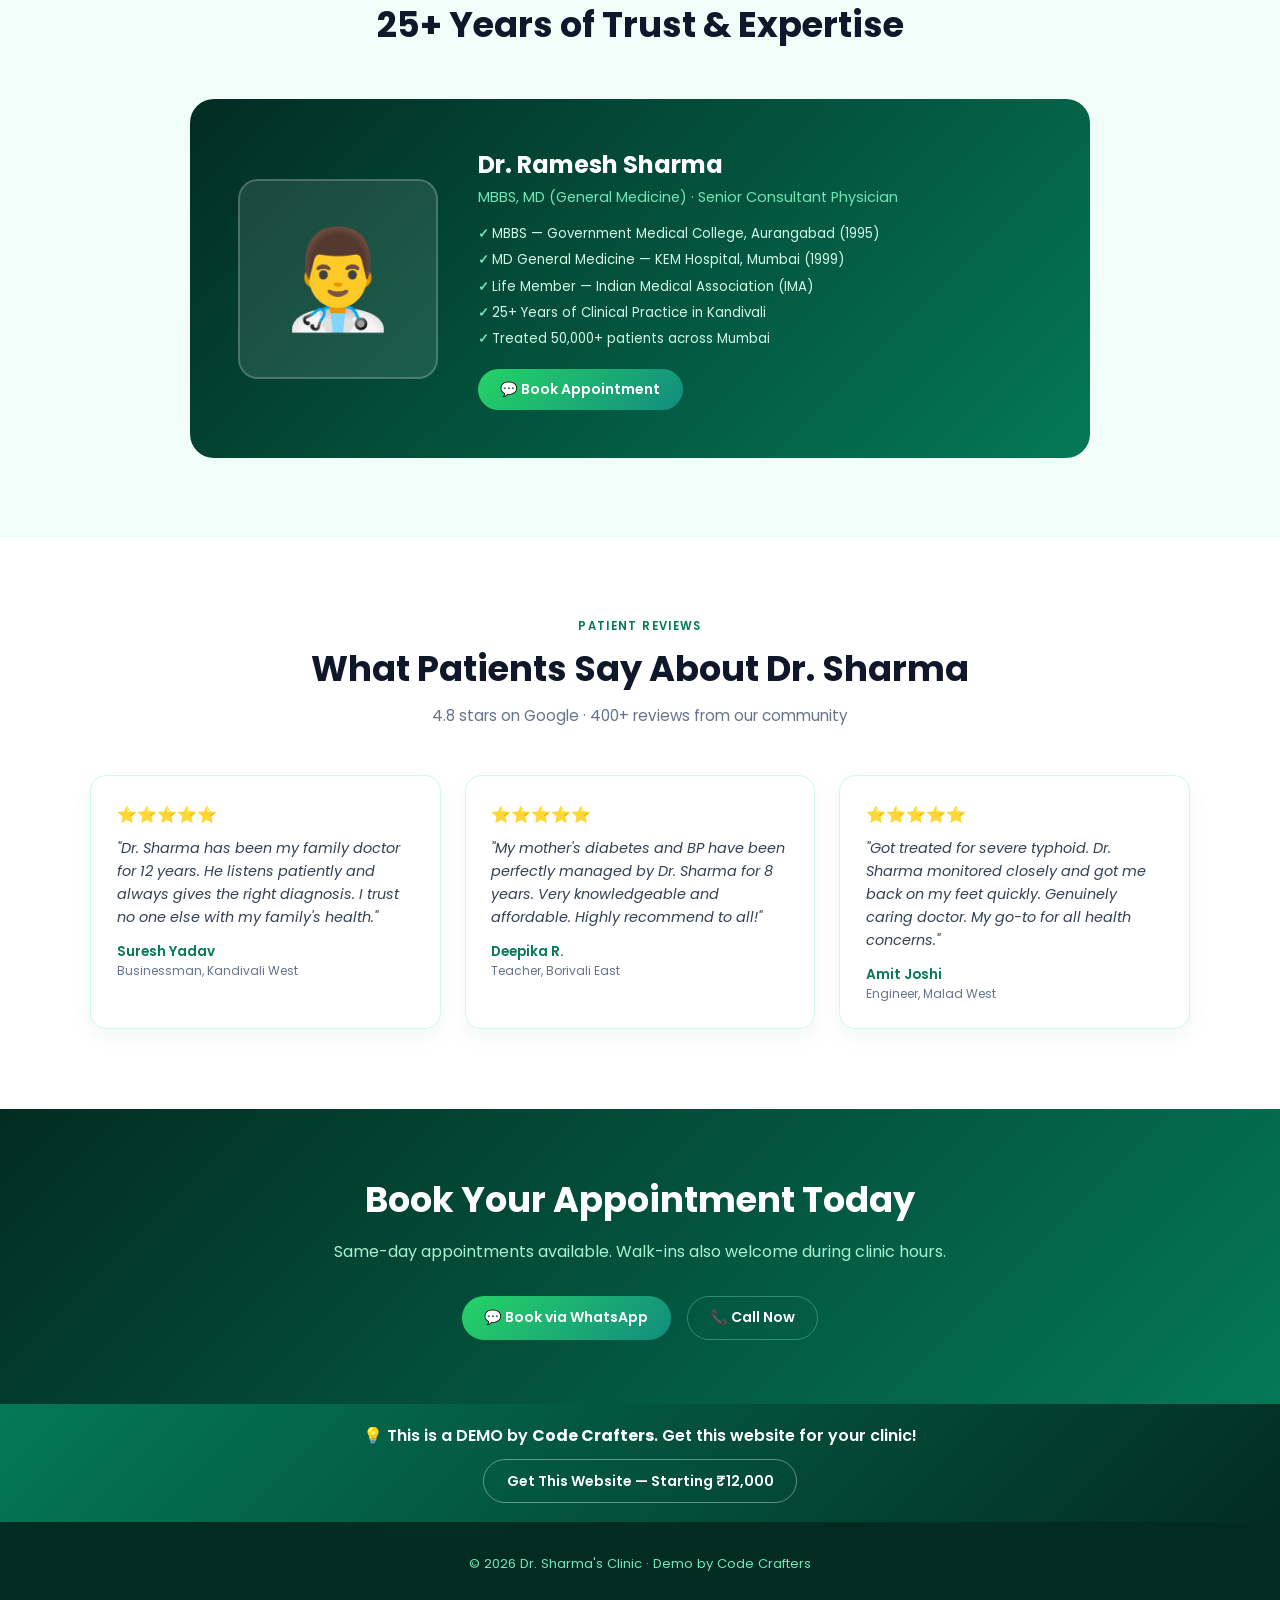
<file: clinic/general-physician/index.html>
<!DOCTYPE html>
<html lang="en">
<head>
  <title>Dr. Sharma's Clinic — Demo by Code Crafters</title>
  <meta charset="UTF-8">
  <meta name="viewport" content="width=device-width, initial-scale=1.0">
  <meta name="robots" content="noindex">
  <link href="https://fonts.googleapis.com/css2?family=Poppins:wght@300;400;500;600;700&display=swap" rel="stylesheet">
  <style>
    :root { --green: #047857; --green-light: #10b981; --teal: #0d9488; }
    * { box-sizing: border-box; margin: 0; padding: 0; }
    body { font-family: "Poppins", sans-serif; color: #0f172a; background: #fff; scroll-behavior: smooth; }
    a { text-decoration: none; color: inherit; }

    .demo-banner { background: linear-gradient(135deg, #047857, #022c22); color: #d1fae5; text-align: center; padding: 0.55rem 1rem; font-size: 0.78rem; }
    .demo-banner a { color: #6ee7b7; font-weight: 700; text-decoration: underline; }

    .site-header { position: sticky; top: 0; z-index: 100; background: rgba(255,255,255,0.97); backdrop-filter: blur(10px); border-bottom: 1px solid #d1fae5; padding: 0.8rem 1.5rem; display: flex; align-items: center; justify-content: space-between; }
    .logo-area { display: flex; align-items: center; gap: 0.7rem; }
    .logo-icon { font-size: 1.8rem; }
    .logo-name { font-size: 1.1rem; font-weight: 700; color: var(--green); }
    .logo-sub { font-size: 0.72rem; color: var(--teal); }
    .site-nav a { margin-left: 1.5rem; font-size: 0.88rem; font-weight: 500; color: #064e3b; }
    .site-nav a:hover { color: var(--green-light); }

    .btn { display: inline-flex; align-items: center; gap: 0.4rem; padding: 0.65rem 1.4rem; border-radius: 999px; font-size: 0.88rem; font-weight: 600; cursor: pointer; border: none; transition: transform 0.16s; font-family: inherit; }
    .btn-primary { background: linear-gradient(135deg, var(--green-light), var(--green)); color: #fff; box-shadow: 0 10px 25px rgba(4,120,87,0.35); }
    .btn-primary:hover { transform: translateY(-2px); }
    .btn-wa { background: linear-gradient(135deg, #25d366, #128c7e); color: #fff; }
    .btn-wa:hover { transform: translateY(-2px); }
    .btn-outline { background: transparent; border: 1.5px solid #a7f3d0; color: var(--green); }

    .hero { background: linear-gradient(135deg, #e8fff4, #d1fae5, #f0fdfa); padding: 5rem 1.5rem 4rem; }
    .hero-inner { max-width: 1100px; margin: 0 auto; display: grid; grid-template-columns: 1fr 1fr; gap: 3rem; align-items: center; }
    .hero h1 { font-size: clamp(2rem, 4vw, 3rem); line-height: 1.18; margin-bottom: 1rem; }
    .grad { background: linear-gradient(135deg, var(--green-light), var(--green)); -webkit-background-clip: text; color: transparent; }
    .hero p { font-size: 1rem; color: #374151; margin-bottom: 2rem; line-height: 1.7; }
    .hero-btns { display: flex; gap: 0.9rem; flex-wrap: wrap; }
    .hero-card { background: #fff; border-radius: 20px; padding: 1.8rem; box-shadow: 0 20px 50px rgba(4,120,87,0.12); border: 1px solid #d1fae5; }
    .hero-card h3 { color: var(--green); margin-bottom: 1rem; }
    .info-row { display: flex; align-items: flex-start; gap: 0.7rem; margin-bottom: 0.7rem; }
    .info-icon { font-size: 1.2rem; flex-shrink: 0; }
    .info-text strong { display: block; font-size: 0.87rem; }
    .info-text span { font-size: 0.8rem; color: #64748b; }

    .section { padding: 5rem 1.5rem; }
    .section-alt { background: #f0fdf9; }
    .section-header { text-align: center; margin-bottom: 3rem; }
    .section-header .eyebrow { font-size: 0.72rem; text-transform: uppercase; letter-spacing: 0.12em; font-weight: 600; color: var(--green); }
    .section-header h2 { font-size: clamp(1.6rem, 3vw, 2.2rem); margin: 0.4rem 0 0.6rem; }
    .section-header p { color: #64748b; font-size: 0.95rem; max-width: 600px; margin: 0 auto; }
    .container { max-width: 1100px; margin: 0 auto; }
    .grid-3 { display: grid; grid-template-columns: repeat(auto-fit, minmax(260px, 1fr)); gap: 1.5rem; }
    .grid-2 { display: grid; grid-template-columns: repeat(auto-fit, minmax(280px, 1fr)); gap: 1.5rem; }

    .condition-card { background: #fff; border-radius: 16px; padding: 1.5rem; border: 1px solid #d1fae5; box-shadow: 0 6px 18px rgba(4,120,87,0.06); transition: transform 0.15s; display: flex; gap: 1rem; align-items: flex-start; }
    .condition-card:hover { transform: translateY(-3px); }
    .cond-icon { font-size: 1.8rem; flex-shrink: 0; }
    .cond-info h3 { font-size: 0.95rem; margin-bottom: 0.3rem; }
    .cond-info p { font-size: 0.83rem; color: #64748b; }

    .doctor-bio { background: linear-gradient(135deg, #022c22, #047857); color: #fff; border-radius: 24px; padding: 3rem; display: grid; grid-template-columns: 200px 1fr; gap: 2.5rem; align-items: center; max-width: 900px; margin: 0 auto; }
    .doctor-photo { background: rgba(255,255,255,0.1); border-radius: 20px; height: 200px; display: flex; align-items: center; justify-content: center; font-size: 6rem; border: 2px solid rgba(255,255,255,0.2); }
    .doctor-name { font-size: 1.5rem; font-weight: 700; margin-bottom: 0.3rem; }
    .doctor-title { color: #6ee7b7; font-size: 0.9rem; margin-bottom: 1rem; }
    .doctor-creds { display: flex; flex-direction: column; gap: 0.4rem; margin-bottom: 1.2rem; }
    .cred-item { font-size: 0.83rem; color: #d1fae5; }
    .cred-item::before { content: "✓ "; color: #6ee7b7; font-weight: 700; }

    .testimonial-card { background: #fff; border-radius: 16px; padding: 1.6rem; border: 1px solid #d1fae5; box-shadow: 0 8px 20px rgba(4,120,87,0.06); }
    .stars { color: #f59e0b; margin-bottom: 0.6rem; }
    .testi-text { font-size: 0.9rem; color: #334155; line-height: 1.6; margin-bottom: 0.8rem; font-style: italic; }
    .testi-author { font-weight: 600; font-size: 0.85rem; color: var(--green); }
    .testi-role { font-size: 0.75rem; color: #64748b; }

    .booking-cta { background: linear-gradient(135deg, #022c22, #047857); color: #fff; padding: 4rem 1.5rem; text-align: center; }
    .booking-cta h2 { font-size: clamp(1.6rem, 3vw, 2.2rem); margin-bottom: 0.8rem; }
    .booking-cta p { color: #a7f3d0; margin-bottom: 2rem; }
    .booking-btns { display: flex; gap: 1rem; justify-content: center; flex-wrap: wrap; }

    .get-website-bar { background: linear-gradient(135deg, #047857, #022c22); color: #fff; text-align: center; padding: 1.2rem 1.5rem; }
    .get-website-bar p { margin: 0 0 0.7rem; font-weight: 600; }
    .site-footer { background: #022c22; color: #6ee7b7; padding: 2rem 1.5rem; text-align: center; font-size: 0.82rem; }
    .wa-float { position: fixed; bottom: 20px; right: 20px; z-index: 999; background: linear-gradient(135deg, #25d366, #128c7e); color: #fff; padding: 0.8rem 1.1rem; border-radius: 999px; font-size: 1rem; font-weight: 600; box-shadow: 0 10px 30px rgba(37,211,102,0.4); transition: transform 0.2s; }
    .wa-float:hover { transform: translateY(-3px); }

    @media (max-width: 768px) { .hero-inner { grid-template-columns: 1fr; } .doctor-bio { grid-template-columns: 1fr; text-align: center; } .site-nav { display: none; } }
  </style>
</head>
<body>

  <div class="demo-banner">
    🎨 DEMO by <a href="../../index.html">Code Crafters</a> · Get this website for your clinic · <a href="https://wa.me/918264171623?text=I%20want%20a%20GP%20clinic%20website%20like%20the%20Dr.%20Sharma%20demo">💬 WhatsApp Now</a> · Starting ₹12,000
  </div>

  <header class="site-header">
    <div class="logo-area">
      <div class="logo-icon">🩺</div>
      <div>
        <div class="logo-name">Dr. Sharma's Clinic</div>
        <div class="logo-sub">General Physician & Family Doctor · Kandivali, Mumbai</div>
      </div>
    </div>
    <nav class="site-nav">
      <a href="#services">Services</a>
      <a href="#doctor">About Doctor</a>
      <a href="#reviews">Reviews</a>
      <a href="#book">Book Now</a>
    </nav>
    <a href="https://wa.me/918264171623?text=Hi%20Dr.%20Sharma%2C%20I%20want%20to%20book%20an%20appointment" class="btn btn-wa" target="_blank">💬 Book Appointment</a>
  </header>

  <section class="hero">
    <div class="hero-inner">
      <div>
        <p style="font-size:0.78rem; font-weight:600; text-transform:uppercase; letter-spacing:0.12em; color:var(--green); margin-bottom:0.7rem;">Trusted Family Doctor · Kandivali</p>
        <h1>Your Trusted<br><span class="grad">Family Doctor</span><br>in Kandivali</h1>
        <p>25+ years of experience in general medicine and family healthcare. Treating patients with care, patience, and expertise.</p>
        <div class="hero-btns">
          <a href="#book" class="btn btn-primary">Book Appointment</a>
          <a href="https://wa.me/918264171623?text=Hi%20Dr.%20Sharma%2C%20I%20need%20an%20appointment" class="btn btn-wa" target="_blank">💬 WhatsApp Now</a>
        </div>
      </div>
      <div class="hero-card">
        <h3>📍 Clinic Information</h3>
        <div class="info-row">
          <div class="info-icon">🕐</div>
          <div class="info-text"><strong>Clinic Hours</strong><span>Mon–Sat: 9AM–1PM & 5PM–9PM<br>Sun: 10AM–12PM</span></div>
        </div>
        <div class="info-row">
          <div class="info-icon">📍</div>
          <div class="info-text"><strong>Location</strong><span>Shop 3, Sai Complex, Kandivali West,<br>Mumbai – 400067</span></div>
        </div>
        <div class="info-row">
          <div class="info-icon">📞</div>
          <div class="info-text"><strong>Contact</strong><span>+91 82641 71623</span></div>
        </div>
        <div class="info-row">
          <div class="info-icon">🏥</div>
          <div class="info-text"><strong>Fees</strong><span>Consultation: ₹400 | Follow-up: ₹200</span></div>
        </div>
        <a href="https://wa.me/918264171623?text=Hi%20Dr.%20Sharma%2C%20I%20want%20to%20book%20an%20appointment" class="btn btn-wa" style="margin-top:1rem; width:100%; justify-content:center;" target="_blank">💬 Book on WhatsApp</a>
      </div>
    </div>
  </section>

  <section class="section" id="services">
    <div class="container">
      <div class="section-header">
        <p class="eyebrow">Services</p>
        <h2>Conditions We Treat</h2>
        <p>Managing all common and complex health conditions with the right diagnosis and treatment.</p>
      </div>
      <div class="grid-2">
        <div class="condition-card"><div class="cond-icon">🤒</div><div class="cond-info"><h3>Fever & Viral Infections</h3><p>Fast diagnosis and treatment for fever, cold, flu and seasonal viral infections.</p></div></div>
        <div class="condition-card"><div class="cond-icon">🫀</div><div class="cond-info"><h3>Blood Pressure & Diabetes</h3><p>Long-term management of hypertension and diabetes with regular monitoring.</p></div></div>
        <div class="condition-card"><div class="cond-icon">🫁</div><div class="cond-info"><h3>Respiratory Issues</h3><p>Asthma, bronchitis, COPD and other respiratory conditions treated with care.</p></div></div>
        <div class="condition-card"><div class="cond-icon">🤢</div><div class="cond-info"><h3>Digestive Problems</h3><p>Acidity, IBS, gastritis and other digestive issues managed effectively.</p></div></div>
        <div class="condition-card"><div class="cond-icon">🦴</div><div class="cond-info"><h3>Joint & Muscle Pain</h3><p>Arthritis, back pain and musculoskeletal conditions treated with medication and lifestyle advice.</p></div></div>
        <div class="condition-card"><div class="cond-icon">👶</div><div class="cond-info"><h3>Paediatric Care</h3><p>Vaccinations, growth monitoring and treatment for children of all ages.</p></div></div>
        <div class="condition-card"><div class="cond-icon">🔬</div><div class="cond-info"><h3>Health Check-ups</h3><p>Comprehensive annual check-ups with blood work, ECG and health counselling.</p></div></div>
        <div class="condition-card"><div class="cond-icon">💉</div><div class="cond-info"><h3>Vaccinations & Immunization</h3><p>All adult and child vaccines including flu shots and travel vaccinations.</p></div></div>
      </div>
    </div>
  </section>

  <section class="section section-alt" id="doctor">
    <div class="container">
      <div class="section-header">
        <p class="eyebrow">About Doctor</p>
        <h2>25+ Years of Trust & Expertise</h2>
      </div>
      <div class="doctor-bio">
        <div class="doctor-photo">👨‍⚕️</div>
        <div>
          <div class="doctor-name">Dr. Ramesh Sharma</div>
          <div class="doctor-title">MBBS, MD (General Medicine) · Senior Consultant Physician</div>
          <div class="doctor-creds">
            <div class="cred-item">MBBS — Government Medical College, Aurangabad (1995)</div>
            <div class="cred-item">MD General Medicine — KEM Hospital, Mumbai (1999)</div>
            <div class="cred-item">Life Member — Indian Medical Association (IMA)</div>
            <div class="cred-item">25+ Years of Clinical Practice in Kandivali</div>
            <div class="cred-item">Treated 50,000+ patients across Mumbai</div>
          </div>
          <a href="https://wa.me/918264171623?text=Hi%20Dr.%20Sharma%2C%20I%20want%20to%20book%20an%20appointment" class="btn btn-wa" target="_blank">💬 Book Appointment</a>
        </div>
      </div>
    </div>
  </section>

  <section class="section" id="reviews">
    <div class="container">
      <div class="section-header">
        <p class="eyebrow">Patient Reviews</p>
        <h2>What Patients Say About Dr. Sharma</h2>
        <p>4.8 stars on Google · 400+ reviews from our community</p>
      </div>
      <div class="grid-3">
        <div class="testimonial-card">
          <div class="stars">⭐⭐⭐⭐⭐</div>
          <p class="testi-text">"Dr. Sharma has been my family doctor for 12 years. He listens patiently and always gives the right diagnosis. I trust no one else with my family's health."</p>
          <div class="testi-author">Suresh Yadav</div>
          <div class="testi-role">Businessman, Kandivali West</div>
        </div>
        <div class="testimonial-card">
          <div class="stars">⭐⭐⭐⭐⭐</div>
          <p class="testi-text">"My mother's diabetes and BP have been perfectly managed by Dr. Sharma for 8 years. Very knowledgeable and affordable. Highly recommend to all!"</p>
          <div class="testi-author">Deepika R.</div>
          <div class="testi-role">Teacher, Borivali East</div>
        </div>
        <div class="testimonial-card">
          <div class="stars">⭐⭐⭐⭐⭐</div>
          <p class="testi-text">"Got treated for severe typhoid. Dr. Sharma monitored closely and got me back on my feet quickly. Genuinely caring doctor. My go-to for all health concerns."</p>
          <div class="testi-author">Amit Joshi</div>
          <div class="testi-role">Engineer, Malad West</div>
        </div>
      </div>
    </div>
  </section>

  <section class="booking-cta" id="book">
    <h2>Book Your Appointment Today</h2>
    <p>Same-day appointments available. Walk-ins also welcome during clinic hours.</p>
    <div class="booking-btns">
      <a href="https://wa.me/918264171623?text=Hi%20Dr.%20Sharma%2C%20I%20want%20to%20book%20an%20appointment" class="btn btn-wa" target="_blank">💬 Book via WhatsApp</a>
      <a href="tel:+918264171623" class="btn btn-outline" style="color:#fff; border-color:#6ee7b760;">📞 Call Now</a>
    </div>
  </section>

  <div class="get-website-bar">
    <p>💡 This is a DEMO by <strong>Code Crafters</strong>. Get this website for your clinic!</p>
    <a href="https://wa.me/918264171623?text=I%20want%20a%20GP%20clinic%20website%20like%20Dr%20Sharma's%20demo.%20Starting%20price%3F" class="btn btn-outline" style="color:#fff; border-color:#ffffff60;" target="_blank">Get This Website — Starting ₹12,000</a>
  </div>

  <footer class="site-footer">
    <p>© 2026 Dr. Sharma's Clinic · Demo by <a href="../../index.html" style="color:#6ee7b7;">Code Crafters</a></p>
  </footer>

  <a href="https://wa.me/918264171623?text=Hi%20Dr.%20Sharma%2C%20I%20want%20an%20appointment" class="wa-float" target="_blank">💬 Book Appointment</a>
</body>
</html>
</file>
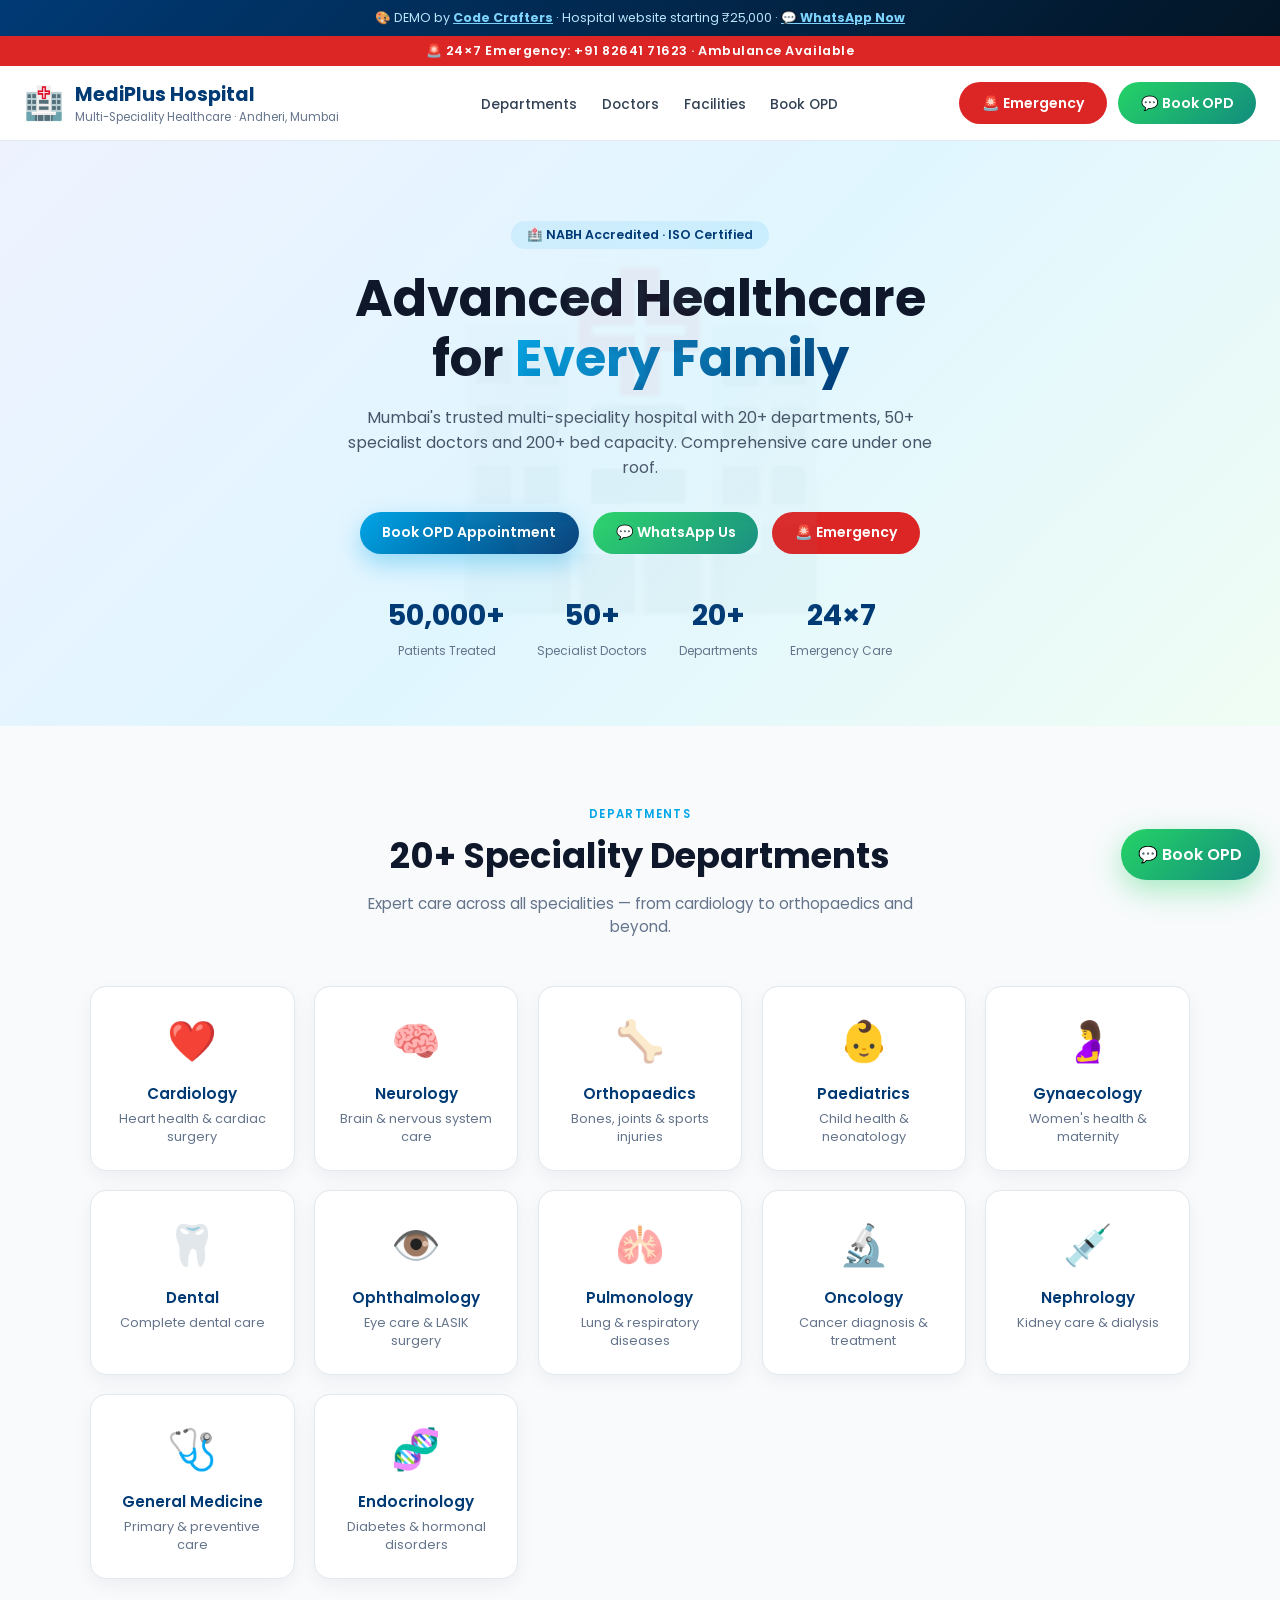
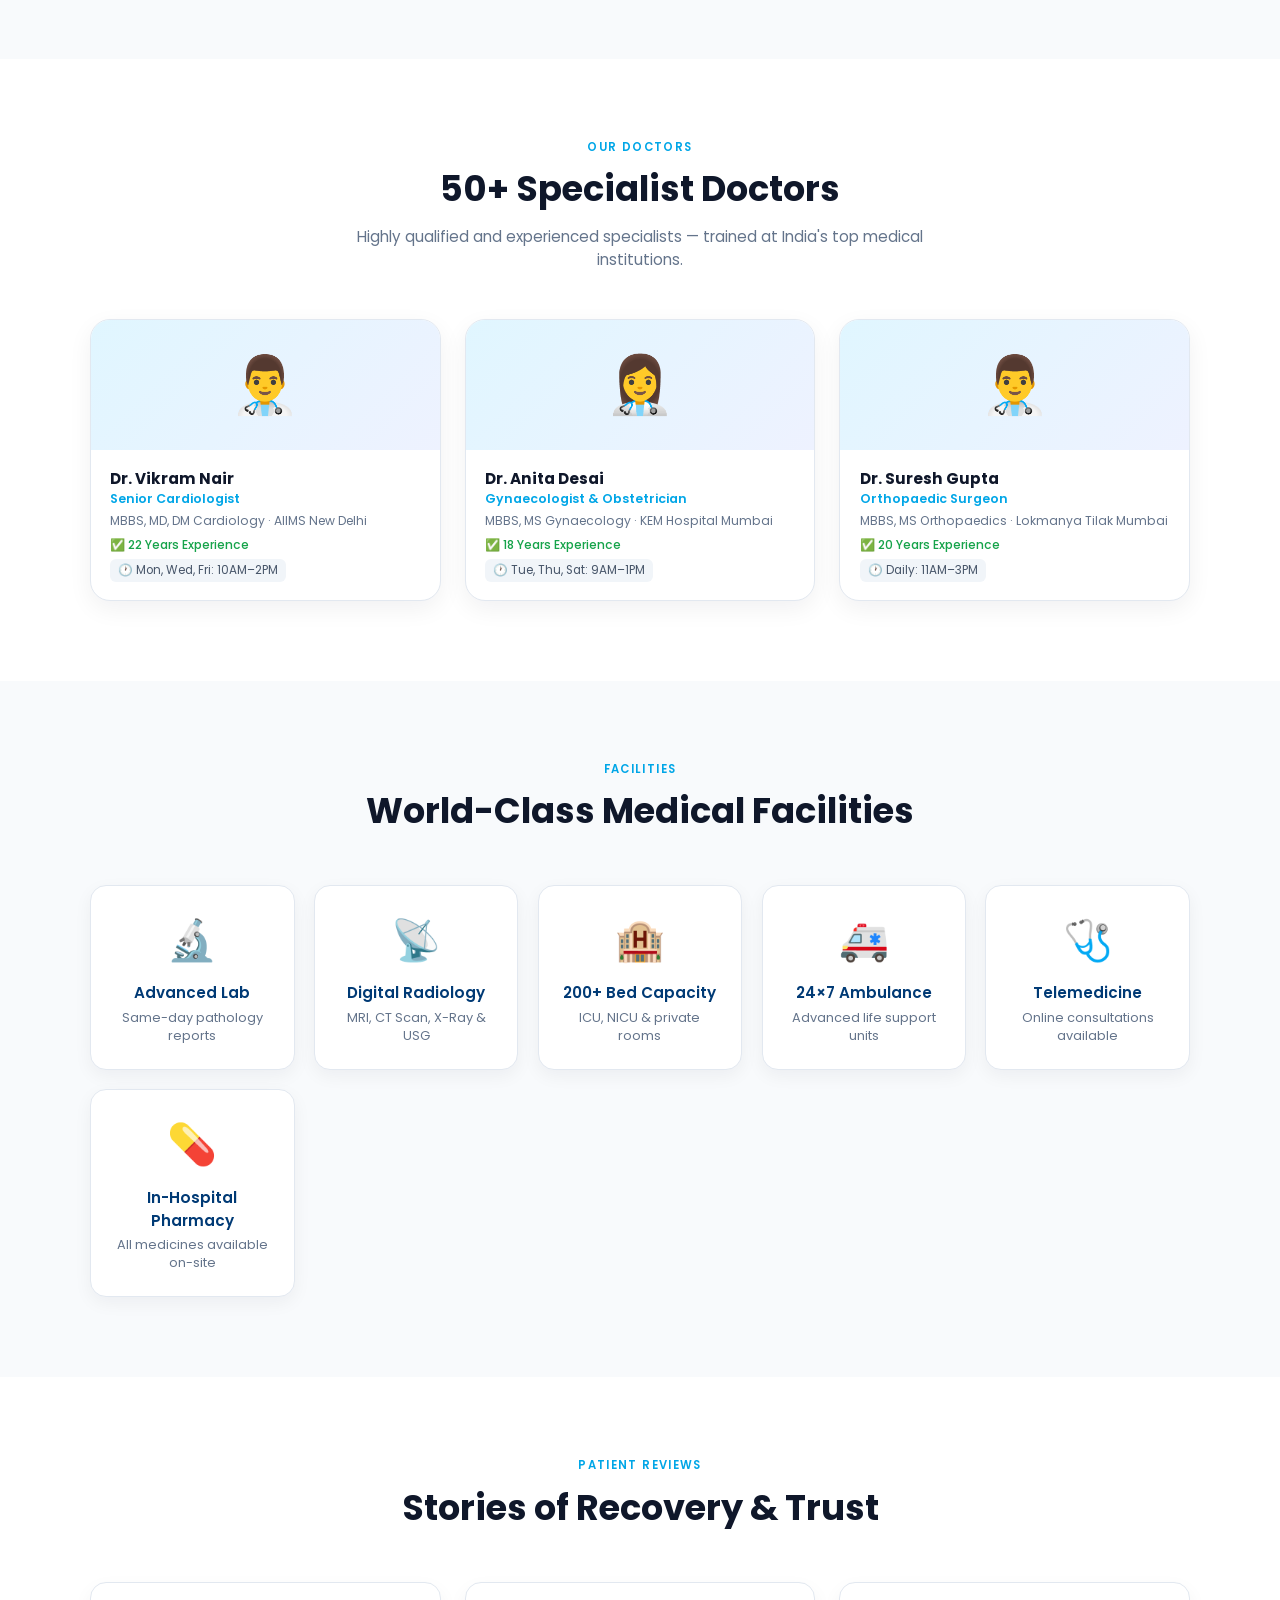
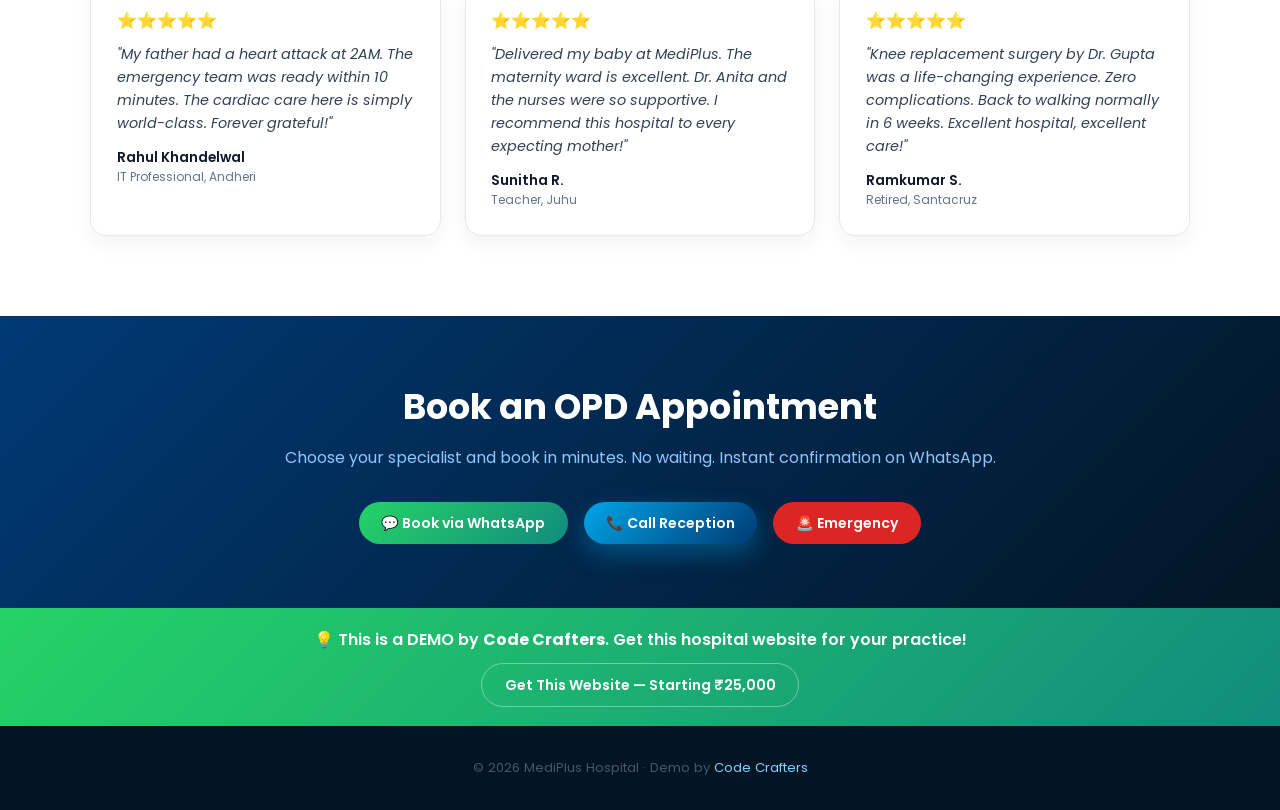
<file: clinic/multi-speciality/index.html>
<!DOCTYPE html>
<html lang="en">
<head>
  <title>MediPlus Hospital — Demo by Code Crafters</title>
  <meta charset="UTF-8">
  <meta name="viewport" content="width=device-width, initial-scale=1.0">
  <meta name="robots" content="noindex">
  <link href="https://fonts.googleapis.com/css2?family=Poppins:wght@300;400;500;600;700&display=swap" rel="stylesheet">
  <style>
    :root { --blue: #00a6e7; --blue-dark: #003a75; --red: #dc2626; }
    * { box-sizing: border-box; margin: 0; padding: 0; }
    body { font-family: "Poppins", sans-serif; color: #0f172a; background: #fff; scroll-behavior: smooth; }
    a { text-decoration: none; color: inherit; }

    .demo-banner { background: linear-gradient(135deg, #003a75, #031525); color: #bae6fd; text-align: center; padding: 0.55rem 1rem; font-size: 0.78rem; }
    .demo-banner a { color: #7dd3fc; font-weight: 700; text-decoration: underline; }

    .emergency-bar { background: var(--red); color: #fff; text-align: center; padding: 0.4rem 1rem; font-size: 0.8rem; font-weight: 600; letter-spacing: 0.04em; }

    .site-header { position: sticky; top: 0; z-index: 100; background: rgba(255,255,255,0.97); backdrop-filter: blur(10px); border-bottom: 1px solid #e2e8f0; padding: 0.8rem 1.5rem; display: flex; align-items: center; justify-content: space-between; }
    .logo-area { display: flex; align-items: center; gap: 0.7rem; }
    .logo-icon { font-size: 2rem; }
    .logo-name { font-size: 1.2rem; font-weight: 700; color: var(--blue-dark); }
    .logo-sub { font-size: 0.72rem; color: #64748b; }
    .site-nav a { margin-left: 1.3rem; font-size: 0.86rem; font-weight: 500; color: #334155; }
    .site-nav a:hover { color: var(--blue); }

    .btn { display: inline-flex; align-items: center; gap: 0.4rem; padding: 0.65rem 1.4rem; border-radius: 999px; font-size: 0.88rem; font-weight: 600; cursor: pointer; border: none; transition: transform 0.16s; font-family: inherit; }
    .btn-primary { background: linear-gradient(135deg, var(--blue), var(--blue-dark)); color: #fff; box-shadow: 0 10px 25px rgba(0,166,231,0.35); }
    .btn-primary:hover { transform: translateY(-2px); }
    .btn-red { background: var(--red); color: #fff; }
    .btn-wa { background: linear-gradient(135deg, #25d366, #128c7e); color: #fff; }
    .btn-wa:hover { transform: translateY(-2px); }
    .btn-outline { background: transparent; border: 1.5px solid #cbd5e1; color: #334155; }

    .hero { background: linear-gradient(135deg, #eef2ff, #e0f6ff, #f0fdf4); padding: 5rem 1.5rem 4rem; text-align: center; position: relative; overflow: hidden; }
    .hero::before { content: "🏥"; position: absolute; font-size: 20rem; opacity: 0.04; top: 50%; left: 50%; transform: translate(-50%, -50%); }
    .hero-badge { display: inline-flex; align-content: center; gap: 0.4rem; background: rgba(0,166,231,0.1); color: var(--blue-dark); padding: 0.3rem 1rem; border-radius: 999px; font-size: 0.78rem; font-weight: 600; margin-bottom: 1.2rem; }
    .hero h1 { font-size: clamp(2rem, 5vw, 3.2rem); line-height: 1.18; margin-bottom: 1rem; }
    .grad { background: linear-gradient(135deg, var(--blue), var(--blue-dark)); -webkit-background-clip: text; color: transparent; }
    .hero p { font-size: 1rem; color: #475569; max-width: 600px; margin: 0 auto 2rem; }
    .hero-btns { display: flex; gap: 0.9rem; justify-content: center; flex-wrap: wrap; }
    .hero-trust { display: flex; gap: 2rem; justify-content: center; flex-wrap: wrap; margin-top: 2.5rem; }
    .trust-item { text-align: center; }
    .trust-num { font-size: 1.8rem; font-weight: 700; color: var(--blue-dark); display: block; }
    .trust-lbl { font-size: 0.75rem; color: #64748b; }

    .section { padding: 5rem 1.5rem; }
    .section-alt { background: #f8fafc; }
    .section-header { text-align: center; margin-bottom: 3rem; }
    .section-header .eyebrow { font-size: 0.72rem; text-transform: uppercase; letter-spacing: 0.12em; font-weight: 600; color: var(--blue); }
    .section-header h2 { font-size: clamp(1.6rem, 3vw, 2.2rem); margin: 0.4rem 0 0.6rem; }
    .section-header p { color: #64748b; font-size: 0.95rem; max-width: 600px; margin: 0 auto; }
    .container { max-width: 1100px; margin: 0 auto; }
    .grid-3 { display: grid; grid-template-columns: repeat(auto-fit, minmax(260px, 1fr)); gap: 1.5rem; }
    .grid-4 { display: grid; grid-template-columns: repeat(auto-fit, minmax(200px, 1fr)); gap: 1.2rem; }

    .dept-card { background: #fff; border-radius: 16px; padding: 1.5rem; border: 1px solid #e2e8f0; box-shadow: 0 6px 18px rgba(15,23,42,0.05); text-align: center; transition: transform 0.15s, box-shadow 0.15s; }
    .dept-card:hover { transform: translateY(-4px); box-shadow: 0 18px 40px rgba(0,166,231,0.12); border-color: #bae6fd; }
    .dept-icon { font-size: 2.5rem; margin-bottom: 0.7rem; }
    .dept-card h3 { font-size: 0.95rem; font-weight: 600; margin-bottom: 0.3rem; color: var(--blue-dark); }
    .dept-card p { font-size: 0.8rem; color: #64748b; }

    .doctor-card { background: #fff; border-radius: 20px; overflow: hidden; border: 1px solid #e2e8f0; box-shadow: 0 8px 25px rgba(15,23,42,0.06); transition: transform 0.15s; }
    .doctor-card:hover { transform: translateY(-4px); }
    .doctor-avatar { background: linear-gradient(135deg, #e0f6ff, #eef2ff); height: 130px; display: flex; align-items: center; justify-content: center; font-size: 3.5rem; }
    .doctor-info { padding: 1.1rem 1.2rem; }
    .doctor-name { font-weight: 700; font-size: 0.95rem; }
    .doctor-spec { font-size: 0.78rem; color: var(--blue); font-weight: 600; }
    .doctor-qual { font-size: 0.76rem; color: #64748b; margin-top: 0.2rem; }
    .doctor-exp { font-size: 0.76rem; color: #16a34a; font-weight: 500; margin-top: 0.4rem; }
    .doctor-avail { font-size: 0.74rem; color: #475569; margin-top: 0.3rem; background: #f1f5f9; padding: 0.2rem 0.5rem; border-radius: 6px; display: inline-block; }

    .testimonial-card { background: #fff; border-radius: 16px; padding: 1.6rem; border: 1px solid #e2e8f0; box-shadow: 0 8px 20px rgba(15,23,42,0.05); }
    .stars { color: #f59e0b; margin-bottom: 0.6rem; }
    .testi-text { font-size: 0.9rem; color: #334155; line-height: 1.6; margin-bottom: 0.8rem; font-style: italic; }
    .testi-author { font-weight: 600; font-size: 0.85rem; }
    .testi-role { font-size: 0.75rem; color: #64748b; }

    .booking-cta { background: linear-gradient(135deg, #003a75, #031525); color: #fff; padding: 4rem 1.5rem; text-align: center; }
    .booking-cta h2 { font-size: clamp(1.6rem, 3vw, 2.2rem); margin-bottom: 0.8rem; }
    .booking-cta p { color: #93c5fd; margin-bottom: 2rem; }
    .booking-btns { display: flex; gap: 1rem; justify-content: center; flex-wrap: wrap; }

    .get-website-bar { background: linear-gradient(135deg, #25d366, #128c7e); color: #fff; text-align: center; padding: 1.2rem 1.5rem; }
    .get-website-bar p { margin: 0 0 0.7rem; font-weight: 600; }
    .site-footer { background: #031525; color: #4b5563; padding: 2rem 1.5rem; text-align: center; font-size: 0.82rem; }
    .wa-float { position: fixed; bottom: 20px; right: 20px; z-index: 999; background: linear-gradient(135deg, #25d366, #128c7e); color: #fff; padding: 0.8rem 1.1rem; border-radius: 999px; font-size: 1rem; font-weight: 600; box-shadow: 0 10px 30px rgba(37,211,102,0.4); transition: transform 0.2s; }
    .wa-float:hover { transform: translateY(-3px); }

    @media (max-width: 700px) { .site-nav { display: none; } }
  </style>
</head>
<body>

  <div class="demo-banner">
    🎨 DEMO by <a href="../../index.html">Code Crafters</a> · Hospital website starting ₹25,000 · <a href="https://wa.me/918264171623?text=I%20want%20a%20multi-speciality%20hospital%20website%20like%20MediPlus">💬 WhatsApp Now</a>
  </div>

  <div class="emergency-bar">🚨 24×7 Emergency: +91 82641 71623 · Ambulance Available</div>

  <header class="site-header">
    <div class="logo-area">
      <div class="logo-icon">🏥</div>
      <div>
        <div class="logo-name">MediPlus Hospital</div>
        <div class="logo-sub">Multi-Speciality Healthcare · Andheri, Mumbai</div>
      </div>
    </div>
    <nav class="site-nav">
      <a href="#departments">Departments</a>
      <a href="#doctors">Doctors</a>
      <a href="#facilities">Facilities</a>
      <a href="#book">Book OPD</a>
    </nav>
    <div style="display:flex; gap:0.7rem;">
      <a href="tel:+918264171623" class="btn btn-red">🚨 Emergency</a>
      <a href="https://wa.me/918264171623?text=I%20want%20to%20book%20an%20OPD%20appointment%20at%20MediPlus%20Hospital" class="btn btn-wa" target="_blank">💬 Book OPD</a>
    </div>
  </header>

  <section class="hero">
    <div class="hero-badge">🏥 NABH Accredited · ISO Certified</div>
    <h1>Advanced Healthcare<br>for <span class="grad">Every Family</span></h1>
    <p>Mumbai's trusted multi-speciality hospital with 20+ departments, 50+ specialist doctors and 200+ bed capacity. Comprehensive care under one roof.</p>
    <div class="hero-btns">
      <a href="#book" class="btn btn-primary">Book OPD Appointment</a>
      <a href="https://wa.me/918264171623?text=I%20want%20to%20book%20an%20OPD%20appointment%20at%20MediPlus" class="btn btn-wa" target="_blank">💬 WhatsApp Us</a>
      <a href="tel:+918264171623" class="btn btn-red">🚨 Emergency</a>
    </div>
    <div class="hero-trust">
      <div class="trust-item"><span class="trust-num">50,000+</span><span class="trust-lbl">Patients Treated</span></div>
      <div class="trust-item"><span class="trust-num">50+</span><span class="trust-lbl">Specialist Doctors</span></div>
      <div class="trust-item"><span class="trust-num">20+</span><span class="trust-lbl">Departments</span></div>
      <div class="trust-item"><span class="trust-num">24×7</span><span class="trust-lbl">Emergency Care</span></div>
    </div>
  </section>

  <section class="section section-alt" id="departments">
    <div class="container">
      <div class="section-header">
        <p class="eyebrow">Departments</p>
        <h2>20+ Speciality Departments</h2>
        <p>Expert care across all specialities — from cardiology to orthopaedics and beyond.</p>
      </div>
      <div class="grid-4">
        <div class="dept-card"><div class="dept-icon">❤️</div><h3>Cardiology</h3><p>Heart health & cardiac surgery</p></div>
        <div class="dept-card"><div class="dept-icon">🧠</div><h3>Neurology</h3><p>Brain & nervous system care</p></div>
        <div class="dept-card"><div class="dept-icon">🦴</div><h3>Orthopaedics</h3><p>Bones, joints & sports injuries</p></div>
        <div class="dept-card"><div class="dept-icon">👶</div><h3>Paediatrics</h3><p>Child health & neonatology</p></div>
        <div class="dept-card"><div class="dept-icon">🤰</div><h3>Gynaecology</h3><p>Women's health & maternity</p></div>
        <div class="dept-card"><div class="dept-icon">🦷</div><h3>Dental</h3><p>Complete dental care</p></div>
        <div class="dept-card"><div class="dept-icon">👁️</div><h3>Ophthalmology</h3><p>Eye care & LASIK surgery</p></div>
        <div class="dept-card"><div class="dept-icon">🫁</div><h3>Pulmonology</h3><p>Lung & respiratory diseases</p></div>
        <div class="dept-card"><div class="dept-icon">🔬</div><h3>Oncology</h3><p>Cancer diagnosis & treatment</p></div>
        <div class="dept-card"><div class="dept-icon">💉</div><h3>Nephrology</h3><p>Kidney care & dialysis</p></div>
        <div class="dept-card"><div class="dept-icon">🩺</div><h3>General Medicine</h3><p>Primary & preventive care</p></div>
        <div class="dept-card"><div class="dept-icon">🧬</div><h3>Endocrinology</h3><p>Diabetes & hormonal disorders</p></div>
      </div>
    </div>
  </section>

  <section class="section" id="doctors">
    <div class="container">
      <div class="section-header">
        <p class="eyebrow">Our Doctors</p>
        <h2>50+ Specialist Doctors</h2>
        <p>Highly qualified and experienced specialists — trained at India's top medical institutions.</p>
      </div>
      <div class="grid-3">
        <div class="doctor-card">
          <div class="doctor-avatar">👨‍⚕️</div>
          <div class="doctor-info">
            <div class="doctor-name">Dr. Vikram Nair</div>
            <div class="doctor-spec">Senior Cardiologist</div>
            <div class="doctor-qual">MBBS, MD, DM Cardiology · AIIMS New Delhi</div>
            <div class="doctor-exp">✅ 22 Years Experience</div>
            <div class="doctor-avail">🕐 Mon, Wed, Fri: 10AM–2PM</div>
          </div>
        </div>
        <div class="doctor-card">
          <div class="doctor-avatar">👩‍⚕️</div>
          <div class="doctor-info">
            <div class="doctor-name">Dr. Anita Desai</div>
            <div class="doctor-spec">Gynaecologist & Obstetrician</div>
            <div class="doctor-qual">MBBS, MS Gynaecology · KEM Hospital Mumbai</div>
            <div class="doctor-exp">✅ 18 Years Experience</div>
            <div class="doctor-avail">🕐 Tue, Thu, Sat: 9AM–1PM</div>
          </div>
        </div>
        <div class="doctor-card">
          <div class="doctor-avatar">👨‍⚕️</div>
          <div class="doctor-info">
            <div class="doctor-name">Dr. Suresh Gupta</div>
            <div class="doctor-spec">Orthopaedic Surgeon</div>
            <div class="doctor-qual">MBBS, MS Orthopaedics · Lokmanya Tilak Mumbai</div>
            <div class="doctor-exp">✅ 20 Years Experience</div>
            <div class="doctor-avail">🕐 Daily: 11AM–3PM</div>
          </div>
        </div>
      </div>
    </div>
  </section>

  <section class="section section-alt" id="facilities">
    <div class="container">
      <div class="section-header">
        <p class="eyebrow">Facilities</p>
        <h2>World-Class Medical Facilities</h2>
      </div>
      <div class="grid-4">
        <div class="dept-card"><div class="dept-icon">🔬</div><h3>Advanced Lab</h3><p>Same-day pathology reports</p></div>
        <div class="dept-card"><div class="dept-icon">📡</div><h3>Digital Radiology</h3><p>MRI, CT Scan, X-Ray & USG</p></div>
        <div class="dept-card"><div class="dept-icon">🏨</div><h3>200+ Bed Capacity</h3><p>ICU, NICU & private rooms</p></div>
        <div class="dept-card"><div class="dept-icon">🚑</div><h3>24×7 Ambulance</h3><p>Advanced life support units</p></div>
        <div class="dept-card"><div class="dept-icon">🩺</div><h3>Telemedicine</h3><p>Online consultations available</p></div>
        <div class="dept-card"><div class="dept-icon">💊</div><h3>In-Hospital Pharmacy</h3><p>All medicines available on-site</p></div>
      </div>
    </div>
  </section>

  <section class="section" id="testimonials">
    <div class="container">
      <div class="section-header">
        <p class="eyebrow">Patient Reviews</p>
        <h2>Stories of Recovery & Trust</h2>
      </div>
      <div class="grid-3">
        <div class="testimonial-card">
          <div class="stars">⭐⭐⭐⭐⭐</div>
          <p class="testi-text">"My father had a heart attack at 2AM. The emergency team was ready within 10 minutes. The cardiac care here is simply world-class. Forever grateful!"</p>
          <div class="testi-author">Rahul Khandelwal</div>
          <div class="testi-role">IT Professional, Andheri</div>
        </div>
        <div class="testimonial-card">
          <div class="stars">⭐⭐⭐⭐⭐</div>
          <p class="testi-text">"Delivered my baby at MediPlus. The maternity ward is excellent. Dr. Anita and the nurses were so supportive. I recommend this hospital to every expecting mother!"</p>
          <div class="testi-author">Sunitha R.</div>
          <div class="testi-role">Teacher, Juhu</div>
        </div>
        <div class="testimonial-card">
          <div class="stars">⭐⭐⭐⭐⭐</div>
          <p class="testi-text">"Knee replacement surgery by Dr. Gupta was a life-changing experience. Zero complications. Back to walking normally in 6 weeks. Excellent hospital, excellent care!"</p>
          <div class="testi-author">Ramkumar S.</div>
          <div class="testi-role">Retired, Santacruz</div>
        </div>
      </div>
    </div>
  </section>

  <section class="booking-cta" id="book">
    <h2>Book an OPD Appointment</h2>
    <p>Choose your specialist and book in minutes. No waiting. Instant confirmation on WhatsApp.</p>
    <div class="booking-btns">
      <a href="https://wa.me/918264171623?text=I%20want%20to%20book%20an%20OPD%20appointment%20at%20MediPlus%20Hospital" class="btn btn-wa" target="_blank">💬 Book via WhatsApp</a>
      <a href="tel:+918264171623" class="btn btn-primary">📞 Call Reception</a>
      <a href="tel:+918264171623" class="btn btn-red">🚨 Emergency</a>
    </div>
  </section>

  <div class="get-website-bar">
    <p>💡 This is a DEMO by <strong>Code Crafters</strong>. Get this hospital website for your practice!</p>
    <a href="https://wa.me/918264171623?text=I%20want%20a%20multi-speciality%20hospital%20website%20like%20MediPlus.%20Starting%20price%3F" class="btn btn-outline" style="color:#fff; border-color:#ffffff60;" target="_blank">Get This Website — Starting ₹25,000</a>
  </div>

  <footer class="site-footer">
    <p>© 2026 MediPlus Hospital · Demo by <a href="../../index.html" style="color:#7dd3fc;">Code Crafters</a></p>
  </footer>

  <a href="https://wa.me/918264171623?text=I%20want%20to%20book%20an%20OPD%20at%20MediPlus" class="wa-float" target="_blank">💬 Book OPD</a>
</body>
</html>
</file>
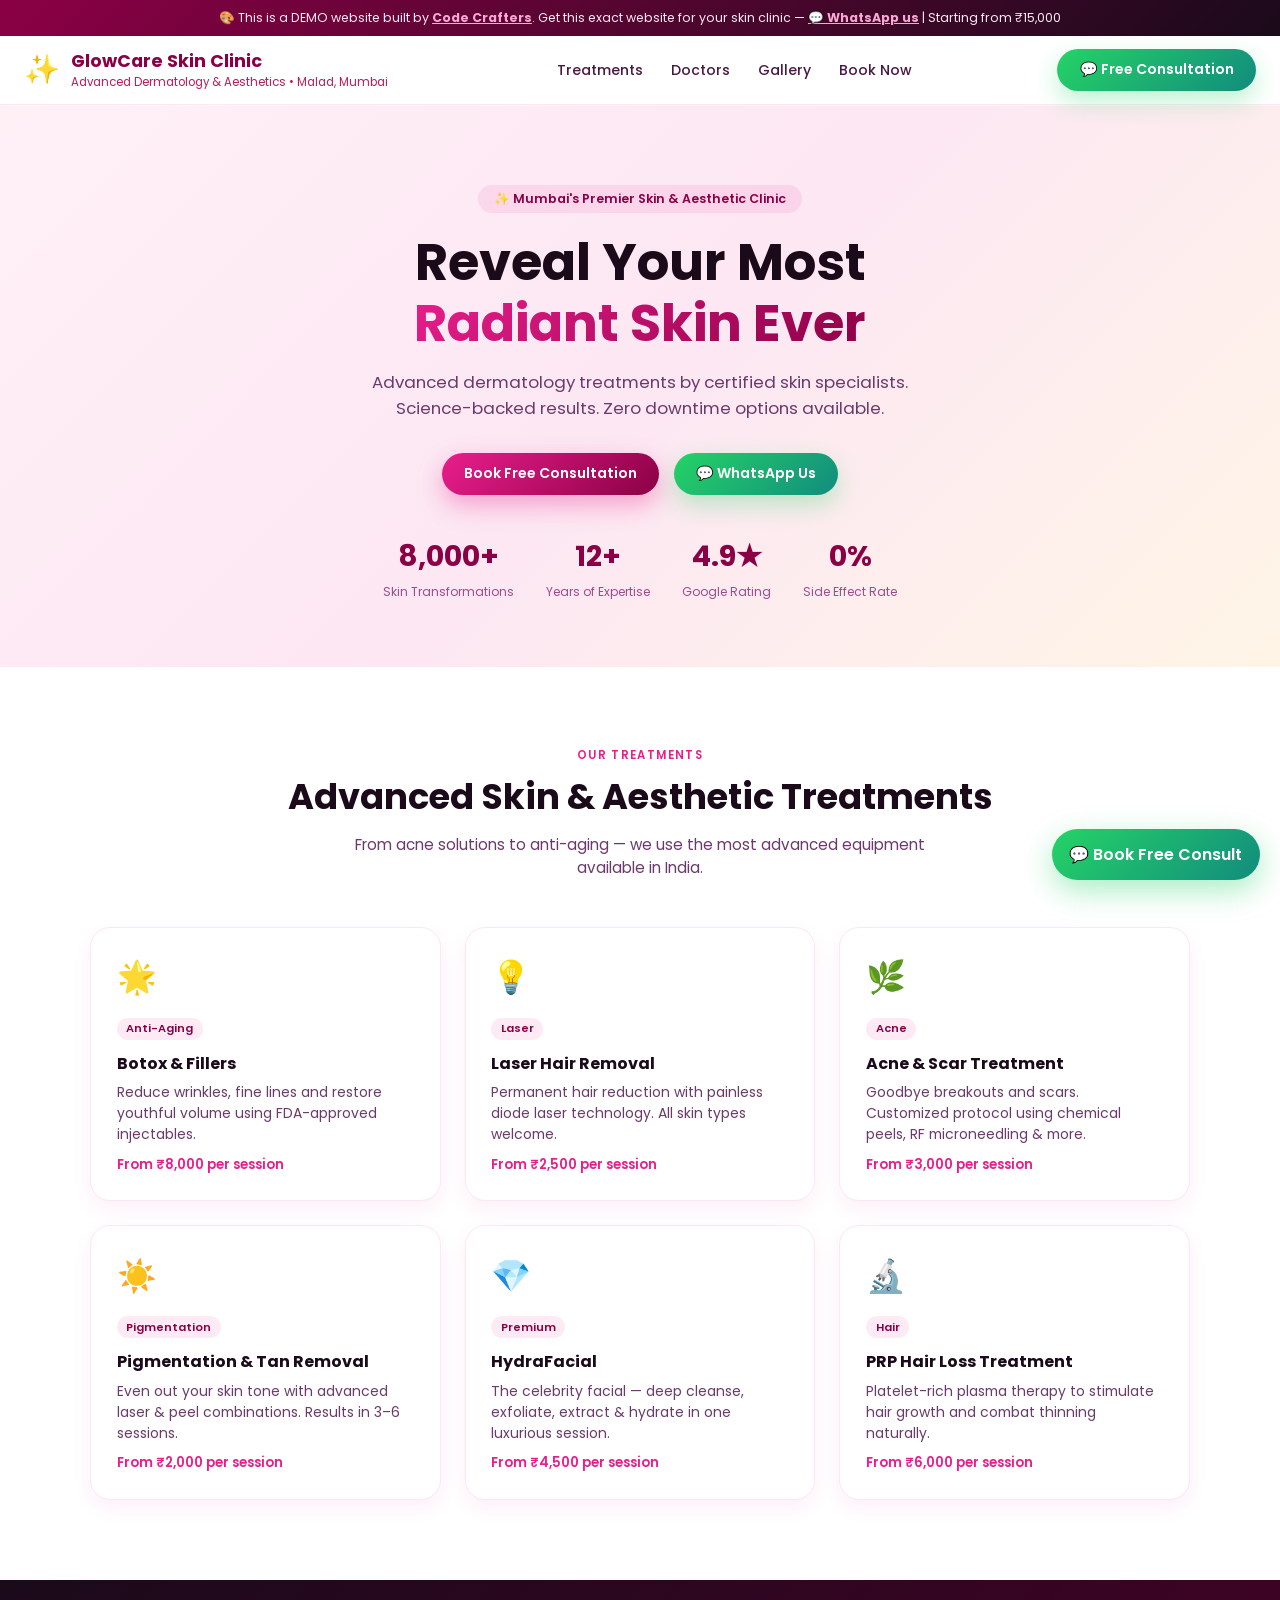
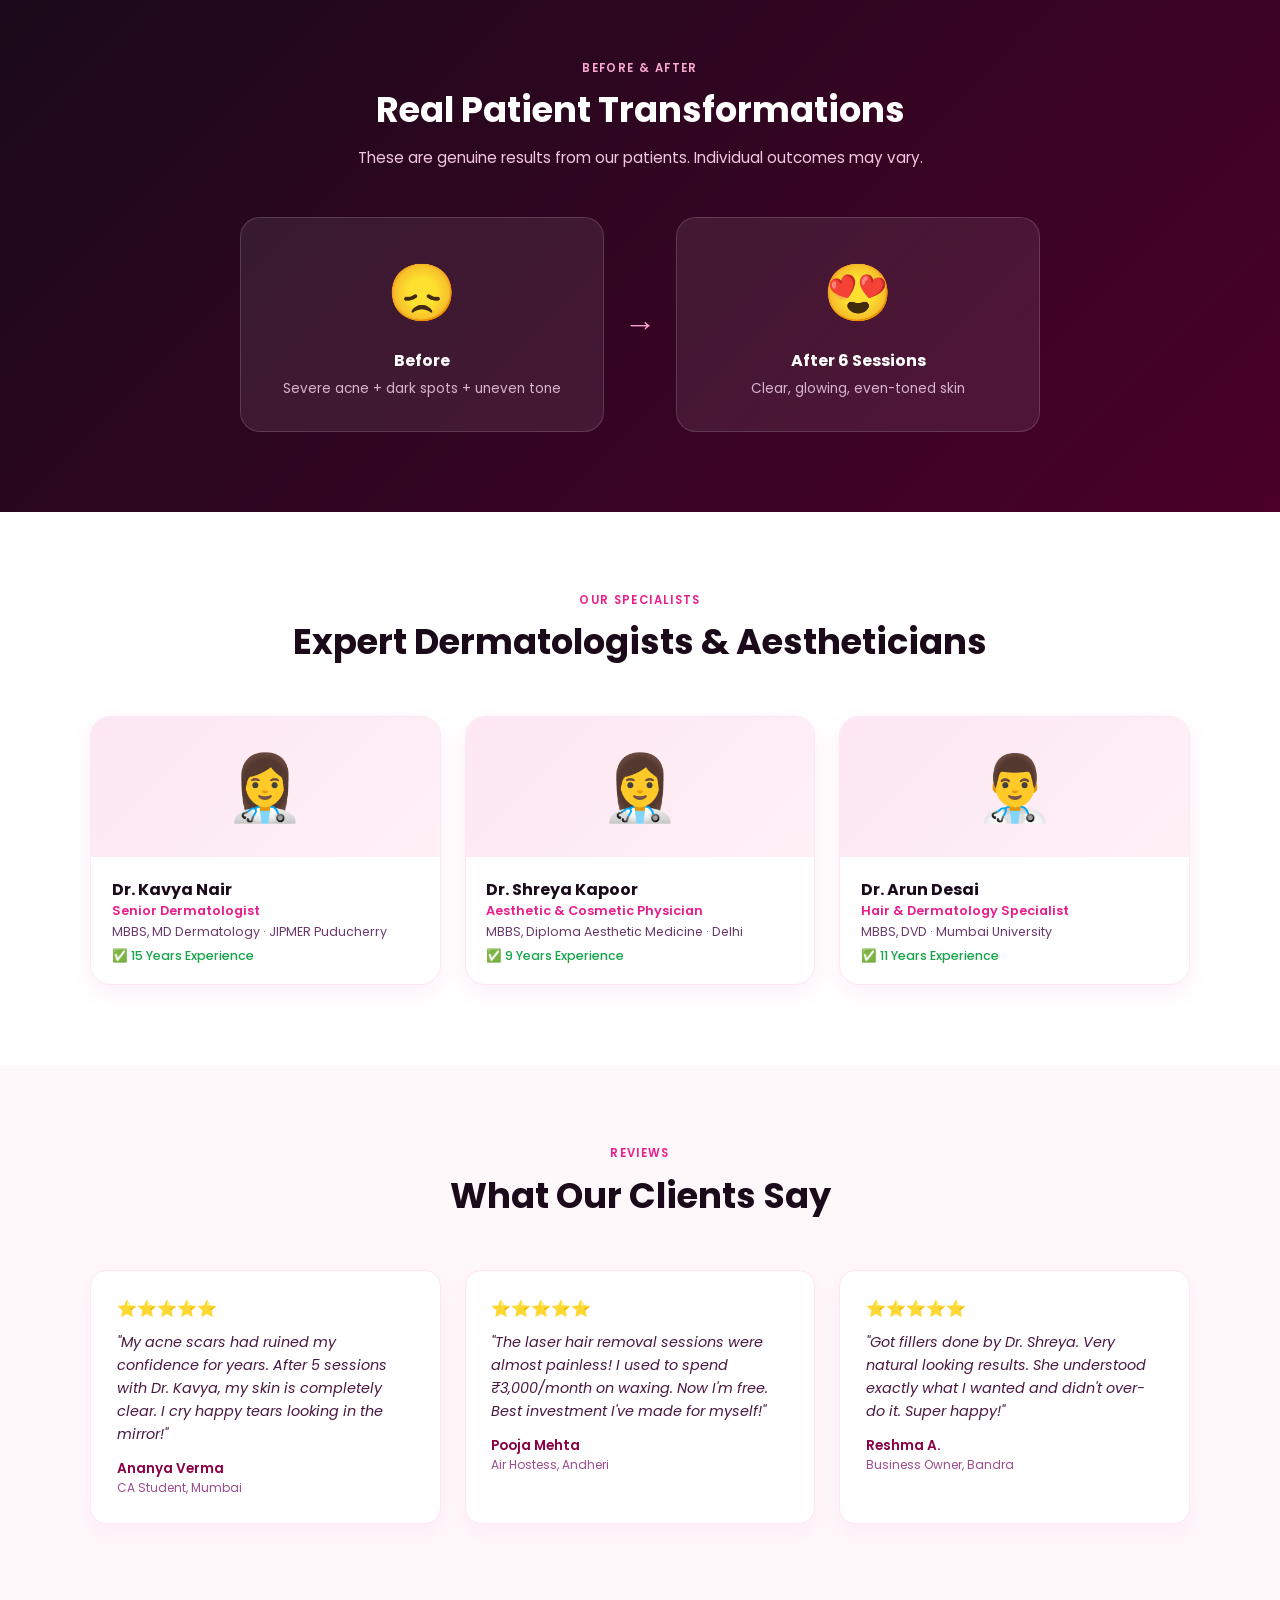
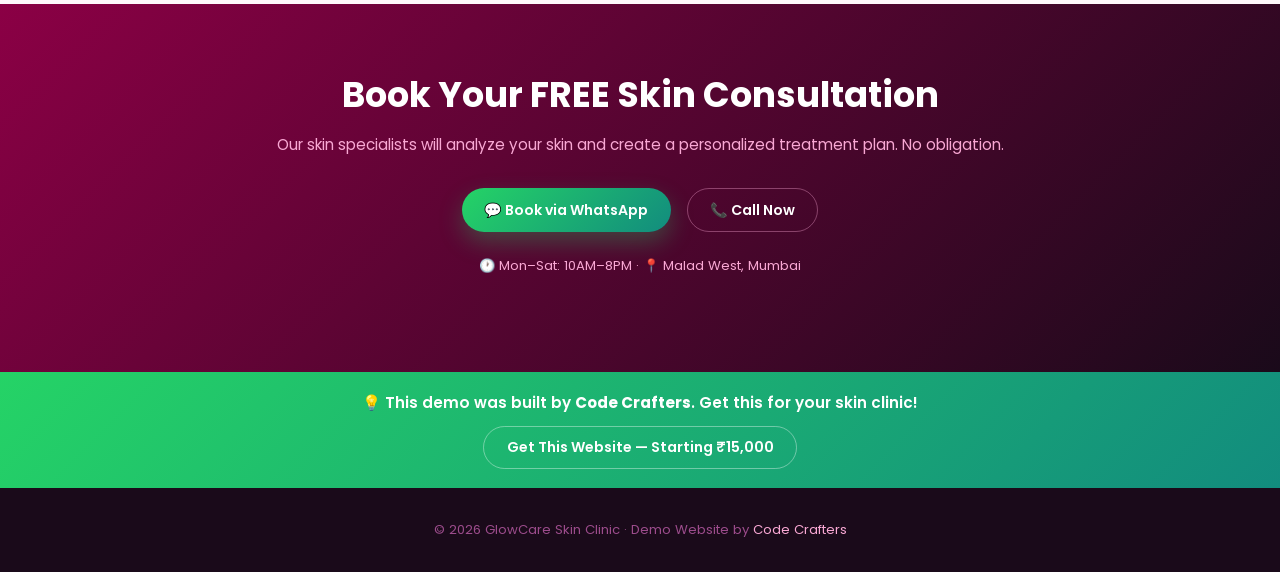
<file: clinic/skin-care/index.html>
<!DOCTYPE html>
<html lang="en">
<head>
  <title>GlowCare Skin Clinic — Demo by Code Crafters</title>
  <meta charset="UTF-8">
  <meta name="viewport" content="width=device-width, initial-scale=1.0">
  <meta name="robots" content="noindex">
  <link href="https://fonts.googleapis.com/css2?family=Poppins:wght@300;400;500;600;700&display=swap" rel="stylesheet">
  <style>
    :root { --pink: #e91e8c; --pink-dark: #8b0045; --green: #25d366; }
    * { box-sizing: border-box; margin: 0; padding: 0; }
    body { font-family: "Poppins", sans-serif; color: #1a0a1a; background: #fff; scroll-behavior: smooth; }
    a { text-decoration: none; color: inherit; }

    .demo-banner { background: linear-gradient(135deg, #8b0045, #1a0a1a); color: #fce7f3; text-align: center; padding: 0.55rem 1rem; font-size: 0.78rem; }
    .demo-banner a { color: #f9a8d4; font-weight: 700; text-decoration: underline; }

    .site-header {
      position: sticky; top: 0; z-index: 100;
      background: rgba(255,255,255,0.96); backdrop-filter: blur(12px);
      border-bottom: 1px solid #fce7f3; padding: 0.8rem 1.5rem;
      display: flex; align-items: center; justify-content: space-between;
    }
    .logo-area { display: flex; align-items: center; gap: 0.7rem; }
    .logo-icon { font-size: 1.8rem; }
    .logo-name { font-size: 1.1rem; font-weight: 700; color: var(--pink-dark); }
    .logo-sub  { font-size: 0.72rem; color: #be185d; }
    .site-nav a { margin-left: 1.5rem; font-size: 0.88rem; font-weight: 500; color: #4a1942; }
    .site-nav a:hover { color: var(--pink); }

    .btn { display: inline-flex; align-items: center; gap: 0.4rem; padding: 0.65rem 1.4rem; border-radius: 999px; font-size: 0.88rem; font-weight: 600; cursor: pointer; border: none; transition: transform 0.16s, box-shadow 0.16s; font-family: inherit; }
    .btn-primary { background: linear-gradient(135deg, var(--pink), var(--pink-dark)); color: #fff; box-shadow: 0 10px 25px rgba(233,30,140,0.35); }
    .btn-primary:hover { transform: translateY(-2px); }
    .btn-wa { background: linear-gradient(135deg, #25d366, #128c7e); color: #fff; box-shadow: 0 10px 25px rgba(37,211,102,0.3); }
    .btn-wa:hover { transform: translateY(-2px); }
    .btn-outline { background: transparent; border: 1.5px solid #f9a8d4; color: var(--pink-dark); }

    /* Hero */
    .hero { background: linear-gradient(135deg, #fff0f6, #fce7f3, #fff5e6); padding: 5rem 1.5rem 4rem; text-align: center; }
    .hero-badge { display: inline-flex; align-items: center; gap: 0.4rem; background: rgba(233,30,140,0.09); color: var(--pink-dark); padding: 0.3rem 1rem; border-radius: 999px; font-size: 0.78rem; font-weight: 600; margin-bottom: 1.2rem; }
    .hero h1 { font-size: clamp(2rem, 5vw, 3.2rem); line-height: 1.18; margin-bottom: 1rem; color: #1a0a1a; }
    .grad { background: linear-gradient(135deg, var(--pink), var(--pink-dark)); -webkit-background-clip: text; color: transparent; }
    .hero p { font-size: 1.05rem; color: #6b3a6b; max-width: 560px; margin: 0 auto 2rem; }
    .hero-btns { display: flex; gap: 0.9rem; justify-content: center; flex-wrap: wrap; }
    .hero-trust { display: flex; gap: 2rem; justify-content: center; flex-wrap: wrap; margin-top: 2.5rem; }
    .trust-item { text-align: center; }
    .trust-num { font-size: 1.8rem; font-weight: 700; color: var(--pink-dark); display: block; }
    .trust-lbl { font-size: 0.75rem; color: #9c4c8c; }

    .section { padding: 5rem 1.5rem; }
    .section-alt { background: #fff8fb; }
    .section-header { text-align: center; margin-bottom: 3rem; }
    .section-header .eyebrow { font-size: 0.72rem; text-transform: uppercase; letter-spacing: 0.12em; font-weight: 600; color: var(--pink); }
    .section-header h2 { font-size: clamp(1.6rem, 3vw, 2.2rem); margin: 0.4rem 0 0.6rem; }
    .section-header p { color: #6b3a6b; font-size: 0.95rem; max-width: 600px; margin: 0 auto; }
    .container { max-width: 1100px; margin: 0 auto; }
    .grid-3 { display: grid; grid-template-columns: repeat(auto-fit, minmax(280px, 1fr)); gap: 1.5rem; }

    .treatment-card { background: #fff; border-radius: 20px; padding: 1.6rem; border: 1px solid #fce7f3; box-shadow: 0 8px 20px rgba(233,30,140,0.07); transition: transform 0.15s, box-shadow 0.15s; }
    .treatment-card:hover { transform: translateY(-4px); box-shadow: 0 18px 45px rgba(233,30,140,0.14); }
    .treatment-icon { font-size: 2rem; margin-bottom: 0.8rem; }
    .treatment-tag { display: inline-block; background: rgba(233,30,140,0.09); color: var(--pink-dark); font-size: 0.7rem; font-weight: 600; padding: 0.15rem 0.6rem; border-radius: 999px; margin-bottom: 0.7rem; }
    .treatment-card h3 { font-size: 1rem; margin-bottom: 0.4rem; }
    .treatment-card p { font-size: 0.87rem; color: #6b3a6b; }
    .treatment-price { font-size: 0.82rem; font-weight: 600; color: var(--pink); margin-top: 0.6rem; }

    /* Before After Slider */
    .ba-section { background: linear-gradient(135deg, #1a0a1a, #4a0028); padding: 5rem 1.5rem; }
    .ba-grid { display: grid; grid-template-columns: 1fr 40px 1fr; gap: 1rem; align-items: center; max-width: 800px; margin: 0 auto; }
    .ba-card { background: rgba(255,255,255,0.08); border: 1px solid rgba(255,255,255,0.15); border-radius: 20px; padding: 2rem; text-align: center; }
    .ba-emoji { font-size: 3.5rem; margin-bottom: 0.8rem; }
    .ba-card h3 { color: #fff; font-size: 1rem; margin-bottom: 0.4rem; }
    .ba-card p { color: #d8b4cc; font-size: 0.85rem; }
    .ba-arrow { font-size: 2rem; color: #f9a8d4; text-align: center; }

    .doctor-card { background: #fff; border-radius: 20px; overflow: hidden; border: 1px solid #fce7f3; box-shadow: 0 8px 25px rgba(233,30,140,0.07); transition: transform 0.15s; }
    .doctor-card:hover { transform: translateY(-4px); }
    .doctor-avatar { background: linear-gradient(135deg, #fce7f3, #fff0f6); height: 140px; display: flex; align-items: center; justify-content: center; font-size: 4rem; }
    .doctor-info { padding: 1.2rem 1.3rem; }
    .doctor-name { font-weight: 700; font-size: 1rem; }
    .doctor-spec { font-size: 0.8rem; color: var(--pink); font-weight: 600; }
    .doctor-qual { font-size: 0.78rem; color: #6b3a6b; margin-top: 0.2rem; }
    .doctor-exp  { font-size: 0.78rem; color: #16a34a; font-weight: 500; margin-top: 0.4rem; }

    .testimonial-card { background: #fff; border-radius: 16px; padding: 1.6rem; border: 1px solid #fce7f3; box-shadow: 0 8px 20px rgba(233,30,140,0.06); }
    .stars { color: #f59e0b; margin-bottom: 0.6rem; }
    .testi-text { font-size: 0.9rem; color: #4a1942; line-height: 1.6; margin-bottom: 0.8rem; font-style: italic; }
    .testi-author { font-weight: 600; font-size: 0.85rem; color: var(--pink-dark); }
    .testi-role { font-size: 0.75rem; color: #9c4c8c; }

    .booking-cta { background: linear-gradient(135deg, #8b0045, #1a0a1a); color: #fff; padding: 4rem 1.5rem; text-align: center; }
    .booking-cta h2 { font-size: clamp(1.6rem, 3vw, 2.2rem); margin-bottom: 0.8rem; }
    .booking-cta p { color: #f9a8d4; margin-bottom: 2rem; font-size: 0.95rem; }
    .booking-btns { display: flex; gap: 1rem; justify-content: center; flex-wrap: wrap; }

    .get-website-bar { background: linear-gradient(135deg, #25d366, #128c7e); color: #fff; text-align: center; padding: 1.2rem 1.5rem; }
    .get-website-bar p { margin: 0 0 0.7rem; font-weight: 600; font-size: 0.95rem; }
    .site-footer { background: #1a0a1a; color: #9c4c8c; padding: 2rem 1.5rem; text-align: center; font-size: 0.82rem; }
    .wa-float { position: fixed; bottom: 20px; right: 20px; z-index: 999; background: linear-gradient(135deg, #25d366, #128c7e); color: #fff; padding: 0.8rem 1.1rem; border-radius: 999px; font-size: 1rem; font-weight: 600; box-shadow: 0 10px 30px rgba(37,211,102,0.4); transition: transform 0.2s; }
    .wa-float:hover { transform: translateY(-3px); }

    @media (max-width: 700px) { .site-nav { display: none; } .ba-grid { grid-template-columns: 1fr; } .ba-arrow { transform: rotate(90deg); } }
  </style>
</head>
<body>

  <div class="demo-banner">
    🎨 This is a DEMO website built by <a href="../../index.html">Code Crafters</a>.
    Get this exact website for your skin clinic — <a href="https://wa.me/918264171623?text=Hi%2C%20I%20want%20a%20skin%20clinic%20website%20like%20the%20GlowCare%20demo">💬 WhatsApp us</a> | Starting from ₹15,000
  </div>

  <header class="site-header">
    <div class="logo-area">
      <div class="logo-icon">✨</div>
      <div>
        <div class="logo-name">GlowCare Skin Clinic</div>
        <div class="logo-sub">Advanced Dermatology & Aesthetics • Malad, Mumbai</div>
      </div>
    </div>
    <nav class="site-nav">
      <a href="#treatments">Treatments</a>
      <a href="#doctors">Doctors</a>
      <a href="#gallery">Gallery</a>
      <a href="#book">Book Now</a>
    </nav>
    <a href="https://wa.me/918264171623?text=Hi%2C%20I%20want%20to%20book%20a%20skin%20consultation%20at%20GlowCare" class="btn btn-wa" target="_blank">💬 Free Consultation</a>
  </header>

  <section class="hero" id="hero">
    <div class="hero-badge">✨ Mumbai's Premier Skin & Aesthetic Clinic</div>
    <h1>Reveal Your Most<br><span class="grad">Radiant Skin Ever</span></h1>
    <p>Advanced dermatology treatments by certified skin specialists. Science-backed results. Zero downtime options available.</p>
    <div class="hero-btns">
      <a href="#book" class="btn btn-primary">Book Free Consultation</a>
      <a href="https://wa.me/918264171623?text=Hi%2C%20I%20want%20to%20consult%20for%20my%20skin%20concern" class="btn btn-wa" target="_blank">💬 WhatsApp Us</a>
    </div>
    <div class="hero-trust">
      <div class="trust-item"><span class="trust-num">8,000+</span><span class="trust-lbl">Skin Transformations</span></div>
      <div class="trust-item"><span class="trust-num">12+</span><span class="trust-lbl">Years of Expertise</span></div>
      <div class="trust-item"><span class="trust-num">4.9★</span><span class="trust-lbl">Google Rating</span></div>
      <div class="trust-item"><span class="trust-num">0%</span><span class="trust-lbl">Side Effect Rate</span></div>
    </div>
  </section>

  <section class="section" id="treatments">
    <div class="container">
      <div class="section-header">
        <p class="eyebrow">Our Treatments</p>
        <h2>Advanced Skin & Aesthetic Treatments</h2>
        <p>From acne solutions to anti-aging — we use the most advanced equipment available in India.</p>
      </div>
      <div class="grid-3">
        <div class="treatment-card">
          <div class="treatment-icon">🌟</div>
          <div class="treatment-tag">Anti-Aging</div>
          <h3>Botox & Fillers</h3>
          <p>Reduce wrinkles, fine lines and restore youthful volume using FDA-approved injectables.</p>
          <div class="treatment-price">From ₹8,000 per session</div>
        </div>
        <div class="treatment-card">
          <div class="treatment-icon">💡</div>
          <div class="treatment-tag">Laser</div>
          <h3>Laser Hair Removal</h3>
          <p>Permanent hair reduction with painless diode laser technology. All skin types welcome.</p>
          <div class="treatment-price">From ₹2,500 per session</div>
        </div>
        <div class="treatment-card">
          <div class="treatment-icon">🌿</div>
          <div class="treatment-tag">Acne</div>
          <h3>Acne & Scar Treatment</h3>
          <p>Goodbye breakouts and scars. Customized protocol using chemical peels, RF microneedling & more.</p>
          <div class="treatment-price">From ₹3,000 per session</div>
        </div>
        <div class="treatment-card">
          <div class="treatment-icon">☀️</div>
          <div class="treatment-tag">Pigmentation</div>
          <h3>Pigmentation & Tan Removal</h3>
          <p>Even out your skin tone with advanced laser & peel combinations. Results in 3–6 sessions.</p>
          <div class="treatment-price">From ₹2,000 per session</div>
        </div>
        <div class="treatment-card">
          <div class="treatment-icon">💎</div>
          <div class="treatment-tag">Premium</div>
          <h3>HydraFacial</h3>
          <p>The celebrity facial — deep cleanse, exfoliate, extract & hydrate in one luxurious session.</p>
          <div class="treatment-price">From ₹4,500 per session</div>
        </div>
        <div class="treatment-card">
          <div class="treatment-icon">🔬</div>
          <div class="treatment-tag">Hair</div>
          <h3>PRP Hair Loss Treatment</h3>
          <p>Platelet-rich plasma therapy to stimulate hair growth and combat thinning naturally.</p>
          <div class="treatment-price">From ₹6,000 per session</div>
        </div>
      </div>
    </div>
  </section>

  <section class="ba-section" id="gallery">
    <div class="container">
      <div class="section-header">
        <p class="eyebrow" style="color:#f9a8d4;">Before & After</p>
        <h2 style="color:#fff;">Real Patient Transformations</h2>
        <p style="color:#f3c6e0;">These are genuine results from our patients. Individual outcomes may vary.</p>
      </div>
      <div class="ba-grid">
        <div class="ba-card">
          <div class="ba-emoji">😞</div>
          <h3>Before</h3>
          <p>Severe acne + dark spots + uneven tone</p>
        </div>
        <div class="ba-arrow">→</div>
        <div class="ba-card">
          <div class="ba-emoji">😍</div>
          <h3>After 6 Sessions</h3>
          <p>Clear, glowing, even-toned skin</p>
        </div>
      </div>
    </div>
  </section>

  <section class="section" id="doctors">
    <div class="container">
      <div class="section-header">
        <p class="eyebrow">Our Specialists</p>
        <h2>Expert Dermatologists & Aestheticians</h2>
      </div>
      <div class="grid-3">
        <div class="doctor-card">
          <div class="doctor-avatar">👩‍⚕️</div>
          <div class="doctor-info">
            <div class="doctor-name">Dr. Kavya Nair</div>
            <div class="doctor-spec">Senior Dermatologist</div>
            <div class="doctor-qual">MBBS, MD Dermatology · JIPMER Puducherry</div>
            <div class="doctor-exp">✅ 15 Years Experience</div>
          </div>
        </div>
        <div class="doctor-card">
          <div class="doctor-avatar">👩‍⚕️</div>
          <div class="doctor-info">
            <div class="doctor-name">Dr. Shreya Kapoor</div>
            <div class="doctor-spec">Aesthetic & Cosmetic Physician</div>
            <div class="doctor-qual">MBBS, Diploma Aesthetic Medicine · Delhi</div>
            <div class="doctor-exp">✅ 9 Years Experience</div>
          </div>
        </div>
        <div class="doctor-card">
          <div class="doctor-avatar">👨‍⚕️</div>
          <div class="doctor-info">
            <div class="doctor-name">Dr. Arun Desai</div>
            <div class="doctor-spec">Hair & Dermatology Specialist</div>
            <div class="doctor-qual">MBBS, DVD · Mumbai University</div>
            <div class="doctor-exp">✅ 11 Years Experience</div>
          </div>
        </div>
      </div>
    </div>
  </section>

  <section class="section section-alt" id="testimonials">
    <div class="container">
      <div class="section-header">
        <p class="eyebrow">Reviews</p>
        <h2>What Our Clients Say</h2>
      </div>
      <div class="grid-3">
        <div class="testimonial-card">
          <div class="stars">⭐⭐⭐⭐⭐</div>
          <p class="testi-text">"My acne scars had ruined my confidence for years. After 5 sessions with Dr. Kavya, my skin is completely clear. I cry happy tears looking in the mirror!"</p>
          <div class="testi-author">Ananya Verma</div>
          <div class="testi-role">CA Student, Mumbai</div>
        </div>
        <div class="testimonial-card">
          <div class="stars">⭐⭐⭐⭐⭐</div>
          <p class="testi-text">"The laser hair removal sessions were almost painless! I used to spend ₹3,000/month on waxing. Now I'm free. Best investment I've made for myself!"</p>
          <div class="testi-author">Pooja Mehta</div>
          <div class="testi-role">Air Hostess, Andheri</div>
        </div>
        <div class="testimonial-card">
          <div class="stars">⭐⭐⭐⭐⭐</div>
          <p class="testi-text">"Got fillers done by Dr. Shreya. Very natural looking results. She understood exactly what I wanted and didn't over-do it. Super happy!"</p>
          <div class="testi-author">Reshma A.</div>
          <div class="testi-role">Business Owner, Bandra</div>
        </div>
      </div>
    </div>
  </section>

  <section class="booking-cta" id="book">
    <h2>Book Your FREE Skin Consultation</h2>
    <p>Our skin specialists will analyze your skin and create a personalized treatment plan. No obligation.</p>
    <div class="booking-btns">
      <a href="https://wa.me/918264171623?text=Hi%2C%20I%20want%20to%20book%20a%20free%20skin%20consultation%20at%20GlowCare" class="btn btn-wa" target="_blank">💬 Book via WhatsApp</a>
      <a href="tel:+918264171623" class="btn btn-outline" style="color:#fff; border-color:#f9a8d460;">📞 Call Now</a>
    </div>
    <p style="margin-top:1.5rem; font-size:0.82rem; color:#f9a8d4;">🕐 Mon–Sat: 10AM–8PM · 📍 Malad West, Mumbai</p>
  </section>

  <div class="get-website-bar">
    <p>💡 This demo was built by <strong>Code Crafters</strong>. Get this for your skin clinic!</p>
    <a href="https://wa.me/918264171623?text=Hi%2C%20I%20want%20a%20skin%20clinic%20website%20like%20GlowCare.%20Starting%20price%3F" class="btn btn-outline" style="color:#fff; border-color:#ffffff60;" target="_blank">Get This Website — Starting ₹15,000</a>
  </div>

  <footer class="site-footer">
    <p>© 2026 GlowCare Skin Clinic · Demo Website by <a href="../../index.html" style="color:#f9a8d4;">Code Crafters</a></p>
  </footer>

  <a href="https://wa.me/918264171623?text=Hi%2C%20I%20want%20to%20book%20a%20skin%20consultation" class="wa-float" target="_blank">💬 Book Free Consult</a>
</body>
</html>
</file>
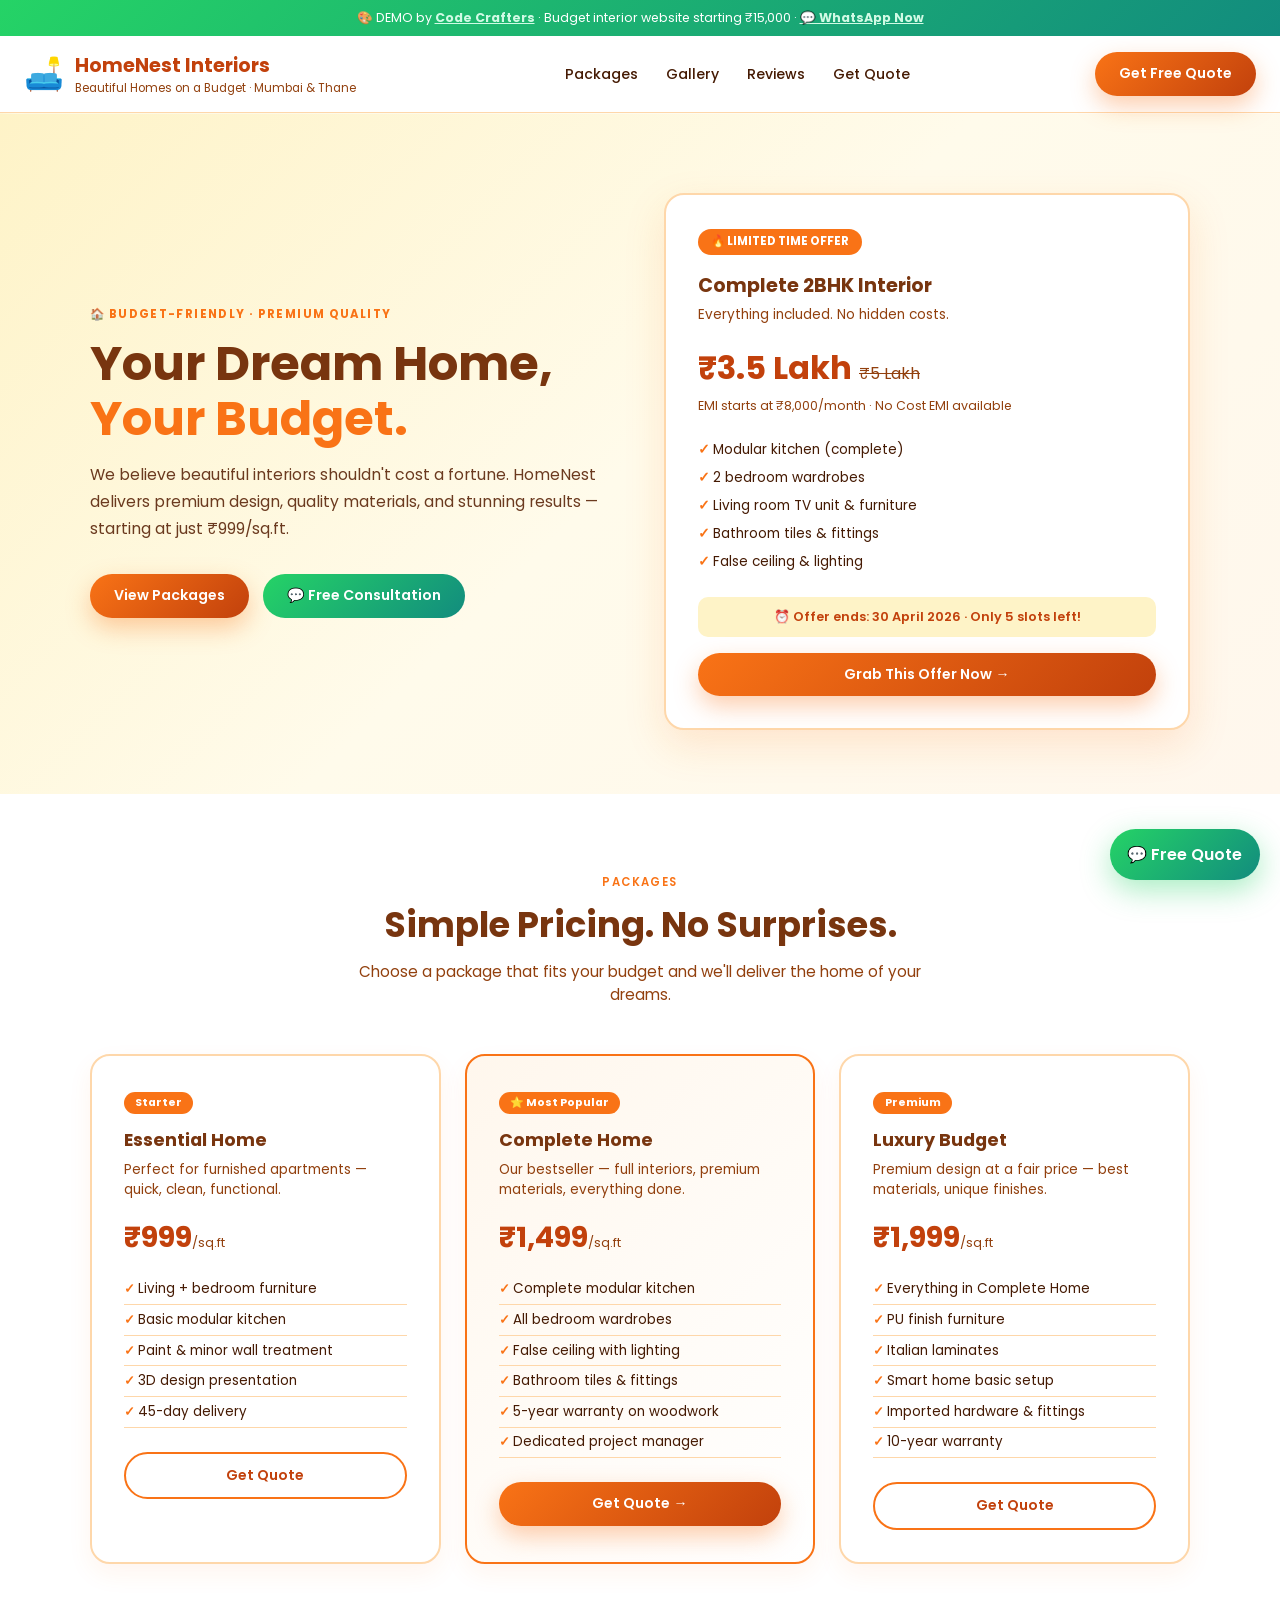
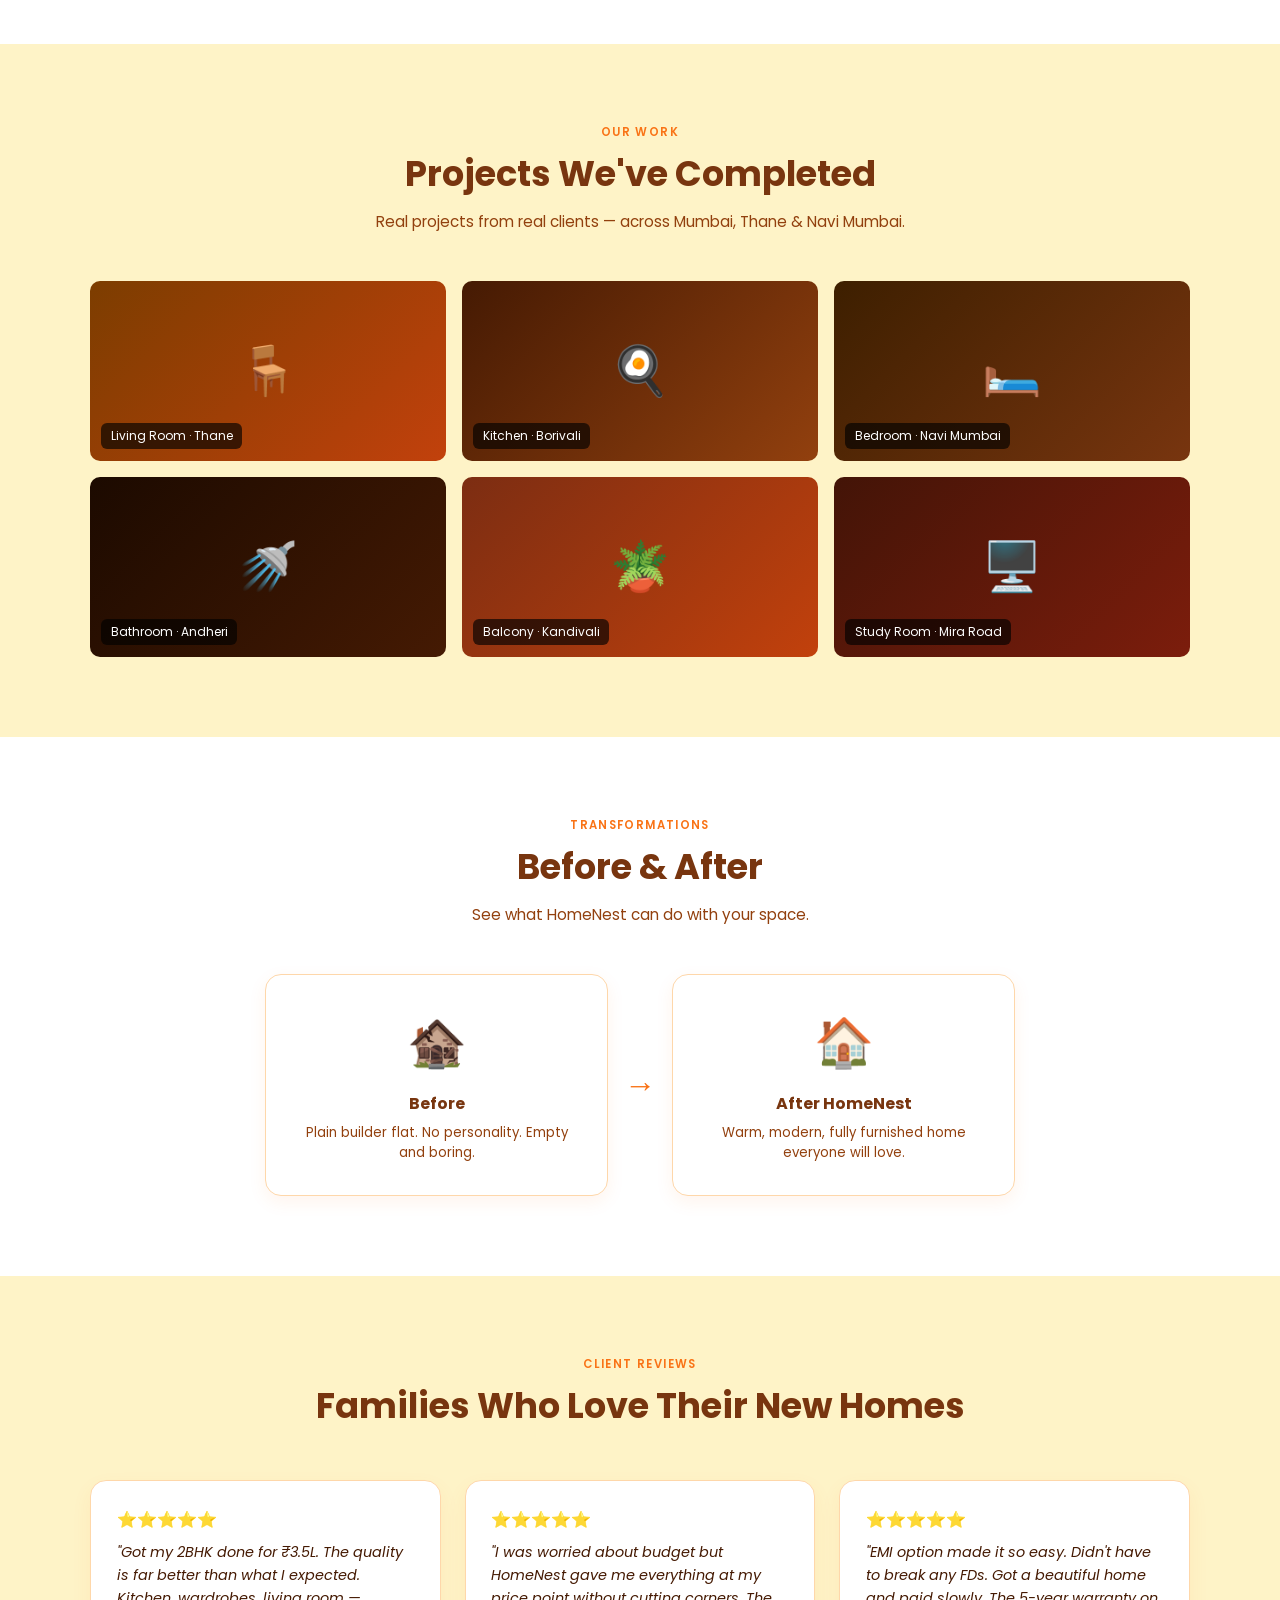
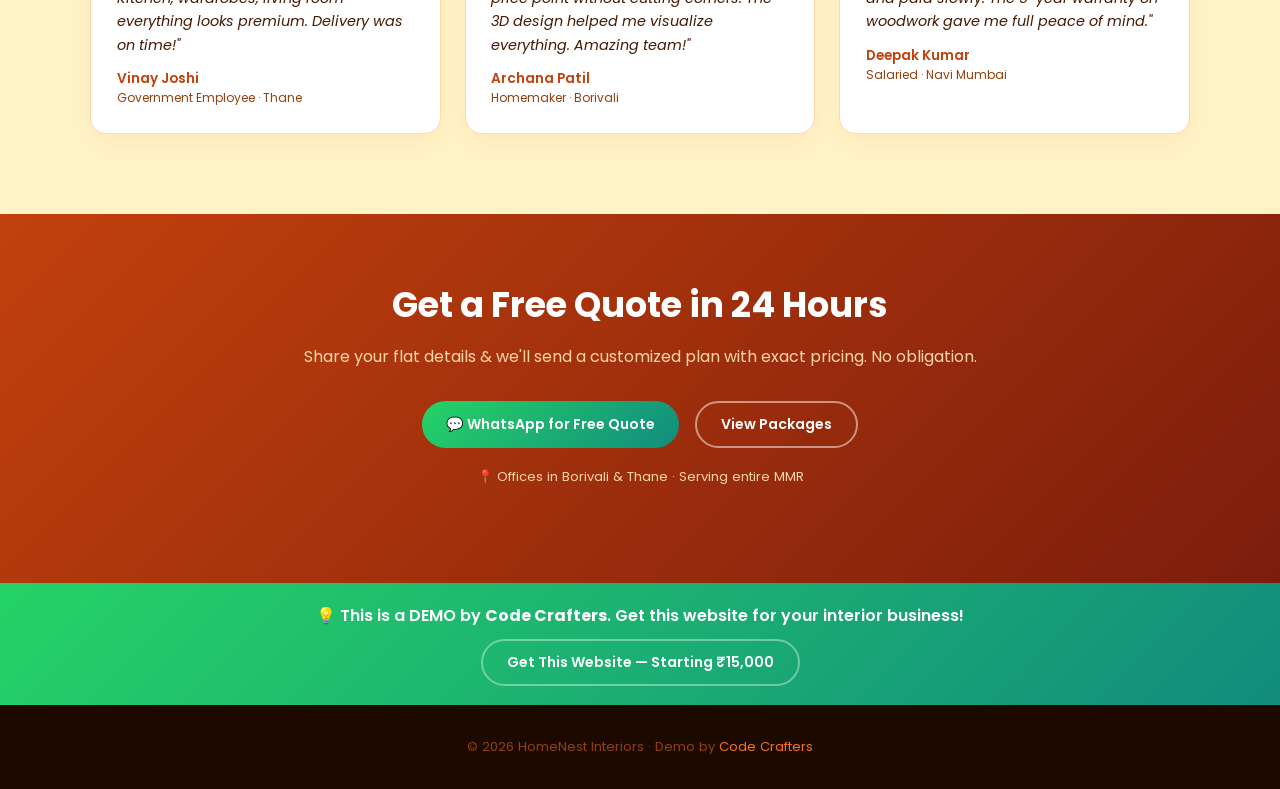
<file: interior/budget-interiors/index.html>
<!DOCTYPE html>
<html lang="en">
<head>
  <title>HomeNest Interiors — Budget Home Interiors Demo by Code Crafters</title>
  <meta charset="UTF-8">
  <meta name="viewport" content="width=device-width, initial-scale=1.0">
  <meta name="robots" content="noindex">
  <link href="https://fonts.googleapis.com/css2?family=Poppins:wght@300;400;500;600;700&display=swap" rel="stylesheet">
  <style>
    :root { --orange: #f97316; --orange-dark: #c2410c; --warm: #fef3c7; --brown: #78350f; }
    * { box-sizing: border-box; margin: 0; padding: 0; }
    body { font-family: "Poppins", sans-serif; color: #1c0a00; background: #fff; scroll-behavior: smooth; }
    a { text-decoration: none; color: inherit; }

    .demo-banner { background: linear-gradient(135deg, #25d366, #128c7e); color: #fff; text-align: center; padding: 0.55rem 1rem; font-size: 0.78rem; }
    .demo-banner a { color: #d1fae5; font-weight: 700; text-decoration: underline; }

    .site-header { position: sticky; top: 0; z-index: 100; background: rgba(255,255,255,0.97); backdrop-filter: blur(10px); border-bottom: 1px solid #fed7aa; padding: 0.9rem 1.5rem; display: flex; align-items: center; justify-content: space-between; }
    .logo-area { display: flex; align-items: center; gap: 0.7rem; }
    .logo-icon { font-size: 2rem; }
    .logo-name { font-size: 1.2rem; font-weight: 700; color: var(--orange-dark); }
    .logo-sub { font-size: 0.72rem; color: #92400e; }
    .site-nav a { margin-left: 1.5rem; font-size: 0.88rem; font-weight: 500; color: #451a03; }
    .site-nav a:hover { color: var(--orange); }

    .btn { display: inline-flex; align-items: center; gap: 0.4rem; padding: 0.7rem 1.5rem; border-radius: 999px; font-size: 0.88rem; font-weight: 600; cursor: pointer; border: none; transition: transform 0.16s; font-family: inherit; }
    .btn-primary { background: linear-gradient(135deg, var(--orange), var(--orange-dark)); color: #fff; box-shadow: 0 10px 25px rgba(249,115,22,0.35); }
    .btn-primary:hover { transform: translateY(-2px); }
    .btn-wa { background: linear-gradient(135deg, #25d366, #128c7e); color: #fff; }
    .btn-wa:hover { transform: translateY(-2px); }
    .btn-outline { background: transparent; border: 2px solid var(--orange); color: var(--orange-dark); }

    .hero { background: linear-gradient(135deg, var(--warm), #fffbeb, #fff7ed); padding: 5rem 1.5rem 4rem; }
    .hero-inner { max-width: 1100px; margin: 0 auto; display: grid; grid-template-columns: 1fr 1fr; gap: 3rem; align-items: center; }
    .hero-eyebrow { font-size: 0.72rem; font-weight: 700; text-transform: uppercase; letter-spacing: 0.12em; color: var(--orange); margin-bottom: 0.8rem; display: block; }
    .hero h1 { font-size: clamp(2rem, 4vw, 3rem); line-height: 1.15; margin-bottom: 1rem; color: var(--brown); }
    .hero h1 span { color: var(--orange); }
    .hero p { font-size: 0.98rem; color: #6b3a1f; margin-bottom: 2rem; line-height: 1.7; }
    .hero-btns { display: flex; gap: 0.9rem; flex-wrap: wrap; }
    .hero-promo { background: #fff; border-radius: 20px; padding: 2rem; box-shadow: 0 15px 40px rgba(249,115,22,0.15); border: 2px solid #fed7aa; }
    .promo-tag { background: var(--orange); color: #fff; font-size: 0.72rem; font-weight: 700; padding: 0.3rem 0.8rem; border-radius: 999px; display: inline-block; margin-bottom: 1rem; }
    .promo-title { font-size: 1.2rem; font-weight: 700; color: var(--brown); margin-bottom: 0.3rem; }
    .promo-sub { font-size: 0.85rem; color: #92400e; margin-bottom: 1.2rem; }
    .promo-price { font-size: 2rem; font-weight: 700; color: var(--orange-dark); margin-bottom: 0.3rem; }
    .promo-note { font-size: 0.78rem; color: #92400e; margin-bottom: 1.3rem; }
    .promo-items { list-style: none; padding: 0; margin-bottom: 1.3rem; }
    .promo-items li { font-size: 0.85rem; color: #451a03; padding: 0.25rem 0; }
    .promo-items li::before { content: "✓ "; color: var(--orange); font-weight: 700; }
    .countdown { background: var(--warm); border-radius: 10px; padding: 0.7rem 1rem; text-align: center; font-size: 0.8rem; color: var(--orange-dark); font-weight: 600; margin-bottom: 1rem; }

    .section { padding: 5rem 1.5rem; }
    .section-warm { background: var(--warm); }
    .section-header { text-align: center; margin-bottom: 3rem; }
    .section-header .eyebrow { font-size: 0.72rem; text-transform: uppercase; letter-spacing: 0.12em; font-weight: 600; color: var(--orange); }
    .section-header h2 { font-size: clamp(1.6rem, 3vw, 2.2rem); margin: 0.4rem 0 0.6rem; color: var(--brown); }
    .section-header p { color: #92400e; font-size: 0.95rem; max-width: 600px; margin: 0 auto; }
    .container { max-width: 1100px; margin: 0 auto; }
    .grid-3 { display: grid; grid-template-columns: repeat(auto-fit, minmax(280px, 1fr)); gap: 1.5rem; }

    .package-card { background: #fff; border-radius: 20px; padding: 2rem; border: 2px solid #fed7aa; box-shadow: 0 10px 25px rgba(249,115,22,0.07); transition: transform 0.15s, box-shadow 0.15s, border-color 0.15s; }
    .package-card:hover { transform: translateY(-5px); box-shadow: 0 20px 50px rgba(249,115,22,0.14); border-color: var(--orange); }
    .package-card.featured { border-color: var(--orange); background: linear-gradient(135deg, #fff7ed, #fff); }
    .package-badge { background: var(--orange); color: #fff; font-size: 0.68rem; font-weight: 700; padding: 0.2rem 0.7rem; border-radius: 999px; display: inline-block; margin-bottom: 0.8rem; }
    .package-name { font-size: 1.1rem; font-weight: 700; color: var(--brown); margin-bottom: 0.4rem; }
    .package-desc { font-size: 0.85rem; color: #92400e; margin-bottom: 1rem; }
    .package-price { font-size: 1.8rem; font-weight: 700; color: var(--orange-dark); }
    .package-unit { font-size: 0.8rem; color: #92400e; font-weight: 400; }
    .package-features { list-style: none; padding: 0; margin: 1rem 0 1.5rem; }
    .package-features li { font-size: 0.84rem; color: #451a03; padding: 0.3rem 0; border-bottom: 1px solid #fed7aa; }
    .package-features li::before { content: "✓ "; color: var(--orange); font-weight: 700; }

    .portfolio-grid { display: grid; grid-template-columns: repeat(3, 1fr); gap: 1rem; }
    .portfolio-item { border-radius: 10px; overflow: hidden; background: linear-gradient(135deg,#3d1f00,#7c3d00); height: 180px; display: flex; align-items: center; justify-content: center; font-size: 3rem; position: relative; cursor: pointer; transition: transform 0.2s; }
    .portfolio-item:hover { transform: scale(1.03); }
    .p-label { position: absolute; bottom: 0.7rem; left: 0.7rem; background: rgba(0,0,0,0.65); color: #fff; font-size: 0.75rem; padding: 0.25rem 0.6rem; border-radius: 6px; }

    .ba-grid { display: grid; grid-template-columns: 1fr auto 1fr; gap: 1rem; align-items: center; max-width: 750px; margin: 0 auto; }
    .ba-box { background: #fff; border-radius: 16px; padding: 2rem; text-align: center; border: 1px solid #fed7aa; box-shadow: 0 6px 18px rgba(249,115,22,0.08); }
    .ba-emoji { font-size: 3rem; margin-bottom: 0.8rem; }
    .ba-box h3 { color: var(--brown); margin-bottom: 0.4rem; font-size: 1rem; }
    .ba-box p { font-size: 0.83rem; color: #92400e; }
    .ba-arrow { color: var(--orange); font-size: 2rem; text-align: center; }

    .testi-card { background: #fff; border-radius: 16px; padding: 1.6rem; border: 1px solid #fed7aa; box-shadow: 0 8px 20px rgba(249,115,22,0.07); }
    .stars { color: #f59e0b; margin-bottom: 0.6rem; }
    .testi-text { font-size: 0.9rem; color: #451a03; line-height: 1.6; margin-bottom: 0.8rem; font-style: italic; }
    .testi-author { font-weight: 600; font-size: 0.85rem; color: var(--orange-dark); }
    .testi-role { font-size: 0.75rem; color: #92400e; }

    .cta-section { background: linear-gradient(135deg, var(--orange-dark), #7c1d0c); color: #fff; padding: 4rem 1.5rem; text-align: center; }
    .cta-section h2 { font-size: clamp(1.6rem, 3vw, 2.2rem); margin-bottom: 0.8rem; }
    .cta-section p { color: #fed7aa; margin-bottom: 2rem; }
    .cta-btns { display: flex; gap: 1rem; justify-content: center; flex-wrap: wrap; }

    .get-website-bar { background: linear-gradient(135deg, #25d366, #128c7e); color: #fff; text-align: center; padding: 1.2rem 1.5rem; }
    .get-website-bar p { margin: 0 0 0.7rem; font-weight: 600; }
    .site-footer { background: #1c0a00; color: #92400e; padding: 2rem 1.5rem; text-align: center; font-size: 0.82rem; }
    .wa-float { position: fixed; bottom: 20px; right: 20px; z-index: 999; background: linear-gradient(135deg, #25d366, #128c7e); color: #fff; padding: 0.8rem 1.1rem; border-radius: 999px; font-size: 1rem; font-weight: 600; box-shadow: 0 10px 30px rgba(37,211,102,0.4); transition: transform 0.2s; }
    .wa-float:hover { transform: translateY(-3px); }

    @media (max-width: 768px) { .hero-inner { grid-template-columns: 1fr; } .portfolio-grid { grid-template-columns: 1fr 1fr; } .site-nav { display: none; } .ba-grid { grid-template-columns: 1fr; } .ba-arrow { transform: rotate(90deg); } }
  </style>
</head>
<body>

  <div class="demo-banner">
    🎨 DEMO by <a href="../../index.html">Code Crafters</a> · Budget interior website starting ₹15,000 · <a href="https://wa.me/918264171623?text=Hi%2C%20I%20want%20a%20budget%20interiors%20website%20like%20HomeNest">💬 WhatsApp Now</a>
  </div>

  <header class="site-header">
    <div class="logo-area">
      <div class="logo-icon">🛋️</div>
      <div>
        <div class="logo-name">HomeNest Interiors</div>
        <div class="logo-sub">Beautiful Homes on a Budget · Mumbai & Thane</div>
      </div>
    </div>
    <nav class="site-nav">
      <a href="#packages">Packages</a>
      <a href="#gallery">Gallery</a>
      <a href="#testimonials">Reviews</a>
      <a href="#contact">Get Quote</a>
    </nav>
    <a href="https://wa.me/918264171623?text=Hi%2C%20I%20want%20a%20free%20home%20interior%20quote%20from%20HomeNest" class="btn btn-primary" target="_blank">Get Free Quote</a>
  </header>

  <section class="hero">
    <div class="hero-inner">
      <div>
        <span class="hero-eyebrow">🏠 Budget-Friendly · Premium Quality</span>
        <h1>Your Dream Home,<br><span>Your Budget.</span></h1>
        <p>We believe beautiful interiors shouldn't cost a fortune. HomeNest delivers premium design, quality materials, and stunning results — starting at just ₹999/sq.ft.</p>
        <div class="hero-btns">
          <a href="#packages" class="btn btn-primary">View Packages</a>
          <a href="https://wa.me/918264171623?text=Hi%2C%20I%20want%20to%20discuss%20my%20home%20interior%20budget%20with%20HomeNest" class="btn btn-wa" target="_blank">💬 Free Consultation</a>
        </div>
      </div>
      <div class="hero-promo">
        <div class="promo-tag">🔥 LIMITED TIME OFFER</div>
        <div class="promo-title">Complete 2BHK Interior</div>
        <div class="promo-sub">Everything included. No hidden costs.</div>
        <div class="promo-price">₹3.5 Lakh <span style="font-size:1rem;font-weight:400;text-decoration:line-through;color:#92400e;">₹5 Lakh</span></div>
        <div class="promo-note">EMI starts at ₹8,000/month · No Cost EMI available</div>
        <ul class="promo-items">
          <li>Modular kitchen (complete)</li>
          <li>2 bedroom wardrobes</li>
          <li>Living room TV unit & furniture</li>
          <li>Bathroom tiles & fittings</li>
          <li>False ceiling & lighting</li>
        </ul>
        <div class="countdown">⏰ Offer ends: 30 April 2026 · Only 5 slots left!</div>
        <a href="https://wa.me/918264171623?text=Hi%2C%20I%20want%20the%202BHK%20package%20offer%20from%20HomeNest" class="btn btn-primary" style="width:100%; justify-content:center;" target="_blank">Grab This Offer Now →</a>
      </div>
    </div>
  </section>

  <section class="section" id="packages">
    <div class="container">
      <div class="section-header">
        <p class="eyebrow">Packages</p>
        <h2>Simple Pricing. No Surprises.</h2>
        <p>Choose a package that fits your budget and we'll deliver the home of your dreams.</p>
      </div>
      <div class="grid-3">
        <div class="package-card">
          <div class="package-badge">Starter</div>
          <div class="package-name">Essential Home</div>
          <div class="package-desc">Perfect for furnished apartments — quick, clean, functional.</div>
          <div class="package-price">₹999<span class="package-unit">/sq.ft</span></div>
          <ul class="package-features">
            <li>Living + bedroom furniture</li>
            <li>Basic modular kitchen</li>
            <li>Paint & minor wall treatment</li>
            <li>3D design presentation</li>
            <li>45-day delivery</li>
          </ul>
          <a href="https://wa.me/918264171623?text=Hi%2C%20I%20want%20the%20Essential%20Home%20package%20from%20HomeNest" class="btn btn-outline" style="width:100%; justify-content:center;" target="_blank">Get Quote</a>
        </div>
        <div class="package-card featured">
          <div class="package-badge">⭐ Most Popular</div>
          <div class="package-name">Complete Home</div>
          <div class="package-desc">Our bestseller — full interiors, premium materials, everything done.</div>
          <div class="package-price">₹1,499<span class="package-unit">/sq.ft</span></div>
          <ul class="package-features">
            <li>Complete modular kitchen</li>
            <li>All bedroom wardrobes</li>
            <li>False ceiling with lighting</li>
            <li>Bathroom tiles & fittings</li>
            <li>5-year warranty on woodwork</li>
            <li>Dedicated project manager</li>
          </ul>
          <a href="https://wa.me/918264171623?text=Hi%2C%20I%20want%20the%20Complete%20Home%20package%20from%20HomeNest" class="btn btn-primary" style="width:100%; justify-content:center;" target="_blank">Get Quote →</a>
        </div>
        <div class="package-card">
          <div class="package-badge">Premium</div>
          <div class="package-name">Luxury Budget</div>
          <div class="package-desc">Premium design at a fair price — best materials, unique finishes.</div>
          <div class="package-price">₹1,999<span class="package-unit">/sq.ft</span></div>
          <ul class="package-features">
            <li>Everything in Complete Home</li>
            <li>PU finish furniture</li>
            <li>Italian laminates</li>
            <li>Smart home basic setup</li>
            <li>Imported hardware & fittings</li>
            <li>10-year warranty</li>
          </ul>
          <a href="https://wa.me/918264171623?text=Hi%2C%20I%20want%20the%20Luxury%20Budget%20package%20from%20HomeNest" class="btn btn-outline" style="width:100%; justify-content:center;" target="_blank">Get Quote</a>
        </div>
      </div>
    </div>
  </section>

  <section class="section section-warm" id="gallery">
    <div class="container">
      <div class="section-header">
        <p class="eyebrow">Our Work</p>
        <h2>Projects We've Completed</h2>
        <p>Real projects from real clients — across Mumbai, Thane & Navi Mumbai.</p>
      </div>
      <div class="portfolio-grid">
        <div class="portfolio-item" style="background:linear-gradient(135deg,#7c3d00,#c2410c);">🪑<div class="p-label">Living Room · Thane</div></div>
        <div class="portfolio-item" style="background:linear-gradient(135deg,#451a03,#92400e);">🍳<div class="p-label">Kitchen · Borivali</div></div>
        <div class="portfolio-item" style="background:linear-gradient(135deg,#3d1f00,#78350f);">🛏️<div class="p-label">Bedroom · Navi Mumbai</div></div>
        <div class="portfolio-item" style="background:linear-gradient(135deg,#1c0a00,#451a03);">🚿<div class="p-label">Bathroom · Andheri</div></div>
        <div class="portfolio-item" style="background:linear-gradient(135deg,#7c2d12,#c2410c);">🪴<div class="p-label">Balcony · Kandivali</div></div>
        <div class="portfolio-item" style="background:linear-gradient(135deg,#431407,#7c1d0c);">🖥️<div class="p-label">Study Room · Mira Road</div></div>
      </div>
    </div>
  </section>

  <section class="section" id="ba">
    <div class="container">
      <div class="section-header">
        <p class="eyebrow">Transformations</p>
        <h2>Before & After</h2>
        <p>See what HomeNest can do with your space.</p>
      </div>
      <div class="ba-grid">
        <div class="ba-box"><div class="ba-emoji">🏚️</div><h3>Before</h3><p>Plain builder flat. No personality. Empty and boring.</p></div>
        <div class="ba-arrow">→</div>
        <div class="ba-box"><div class="ba-emoji">🏠</div><h3>After HomeNest</h3><p>Warm, modern, fully furnished home everyone will love.</p></div>
      </div>
    </div>
  </section>

  <section class="section section-warm" id="testimonials">
    <div class="container">
      <div class="section-header">
        <p class="eyebrow">Client Reviews</p>
        <h2>Families Who Love Their New Homes</h2>
      </div>
      <div class="grid-3">
        <div class="testi-card"><div class="stars">⭐⭐⭐⭐⭐</div><p class="testi-text">"Got my 2BHK done for ₹3.5L. The quality is far better than what I expected. Kitchen, wardrobes, living room — everything looks premium. Delivery was on time!"</p><div class="testi-author">Vinay Joshi</div><div class="testi-role">Government Employee · Thane</div></div>
        <div class="testi-card"><div class="stars">⭐⭐⭐⭐⭐</div><p class="testi-text">"I was worried about budget but HomeNest gave me everything at my price point without cutting corners. The 3D design helped me visualize everything. Amazing team!"</p><div class="testi-author">Archana Patil</div><div class="testi-role">Homemaker · Borivali</div></div>
        <div class="testi-card"><div class="stars">⭐⭐⭐⭐⭐</div><p class="testi-text">"EMI option made it so easy. Didn't have to break any FDs. Got a beautiful home and paid slowly. The 5-year warranty on woodwork gave me full peace of mind."</p><div class="testi-author">Deepak Kumar</div><div class="testi-role">Salaried · Navi Mumbai</div></div>
      </div>
    </div>
  </section>

  <section class="cta-section" id="contact">
    <h2>Get a Free Quote in 24 Hours</h2>
    <p>Share your flat details & we'll send a customized plan with exact pricing. No obligation.</p>
    <div class="cta-btns">
      <a href="https://wa.me/918264171623?text=Hi%2C%20I%20want%20a%20free%20interior%20quote%20from%20HomeNest.%20My%20flat%20is%20a%202BHK." class="btn btn-wa" target="_blank">💬 WhatsApp for Free Quote</a>
      <a href="#packages" class="btn btn-outline" style="color:#fff; border-color:rgba(255,255,255,0.5);">View Packages</a>
    </div>
    <p style="margin-top:1.2rem; font-size:0.82rem; color:#fed7aa;">📍 Offices in Borivali & Thane · Serving entire MMR</p>
  </section>

  <div class="get-website-bar">
    <p>💡 This is a DEMO by <strong>Code Crafters</strong>. Get this website for your interior business!</p>
    <a href="https://wa.me/918264171623?text=Hi%2C%20I%20want%20a%20budget%20interiors%20website%20like%20HomeNest.%20Price%3F" class="btn btn-outline" style="color:#fff; border-color:#ffffff60;" target="_blank">Get This Website — Starting ₹15,000</a>
  </div>

  <footer class="site-footer">
    <p>© 2026 HomeNest Interiors · Demo by <a href="../../index.html" style="color:var(--orange);">Code Crafters</a></p>
  </footer>

  <a href="https://wa.me/918264171623?text=Hi%2C%20I%20want%20a%20free%20home%20interior%20quote" class="wa-float" target="_blank">💬 Free Quote</a>
</body>
</html>
</file>
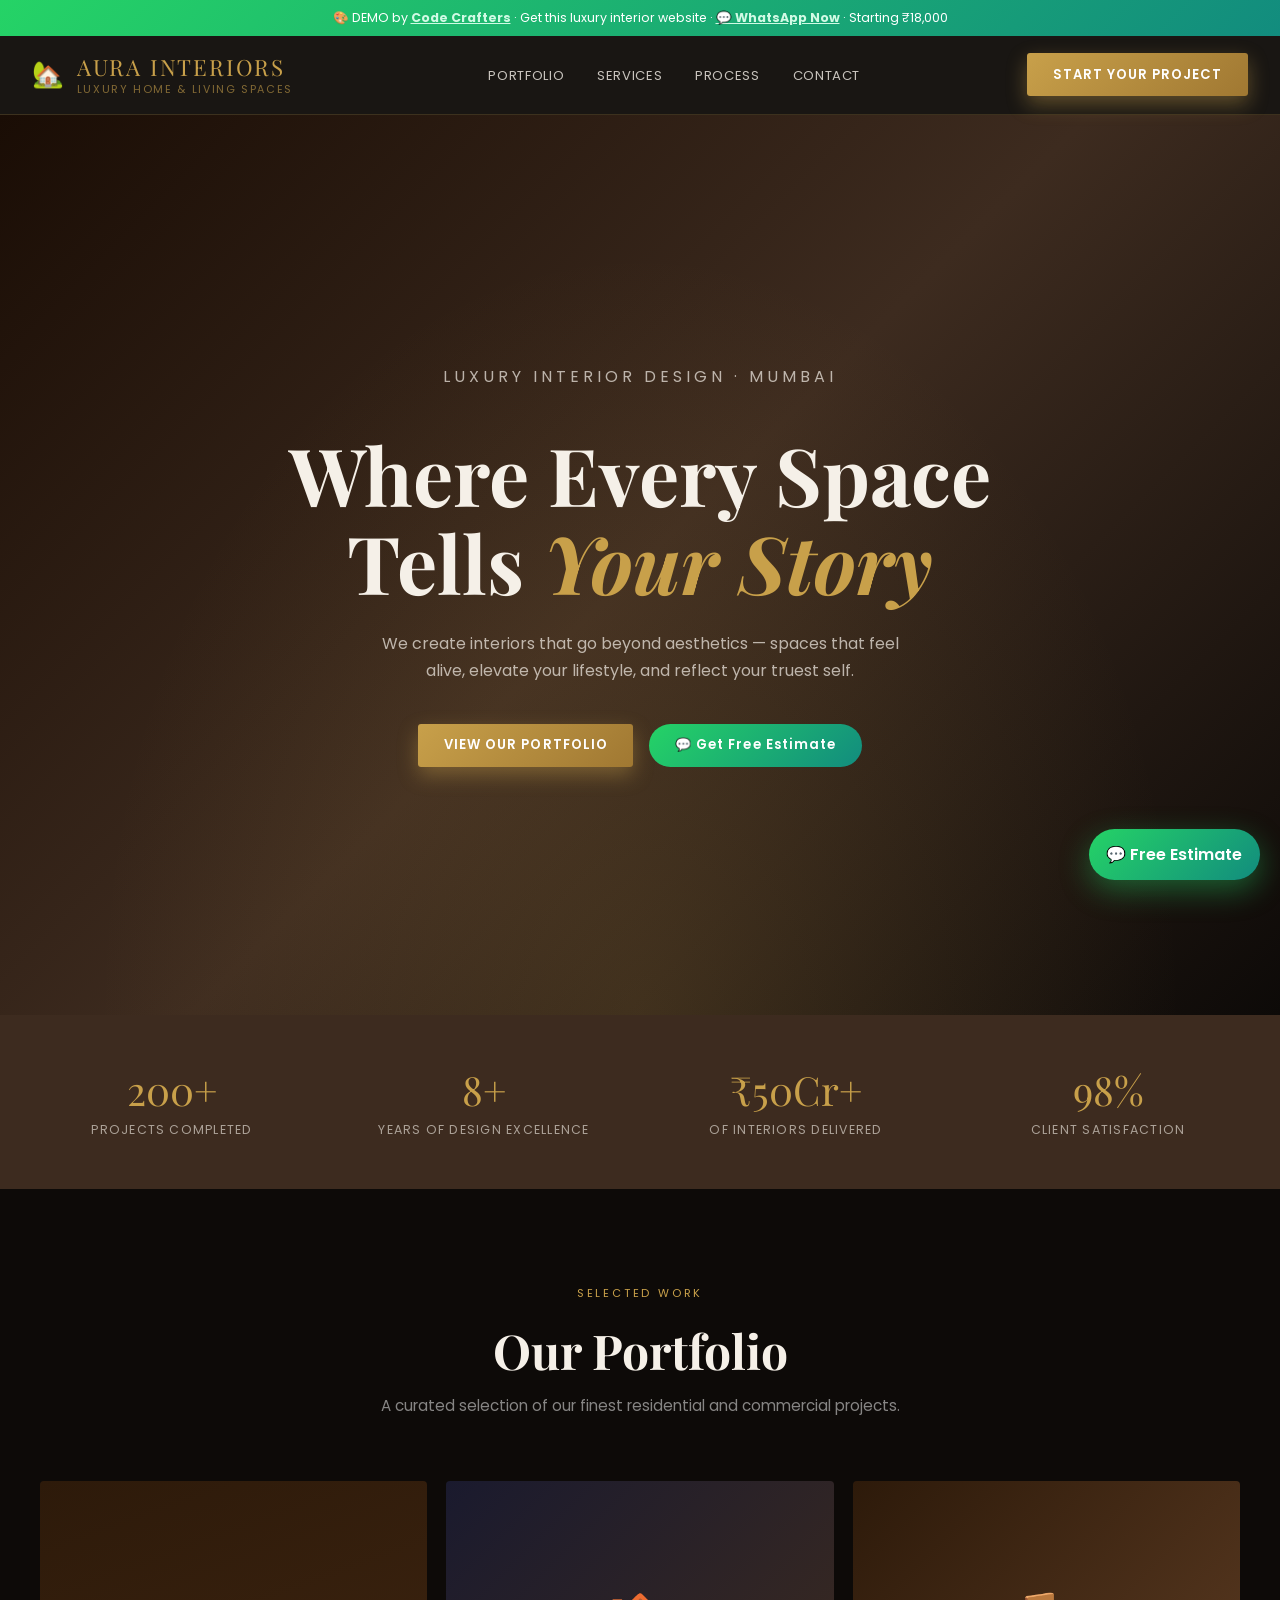
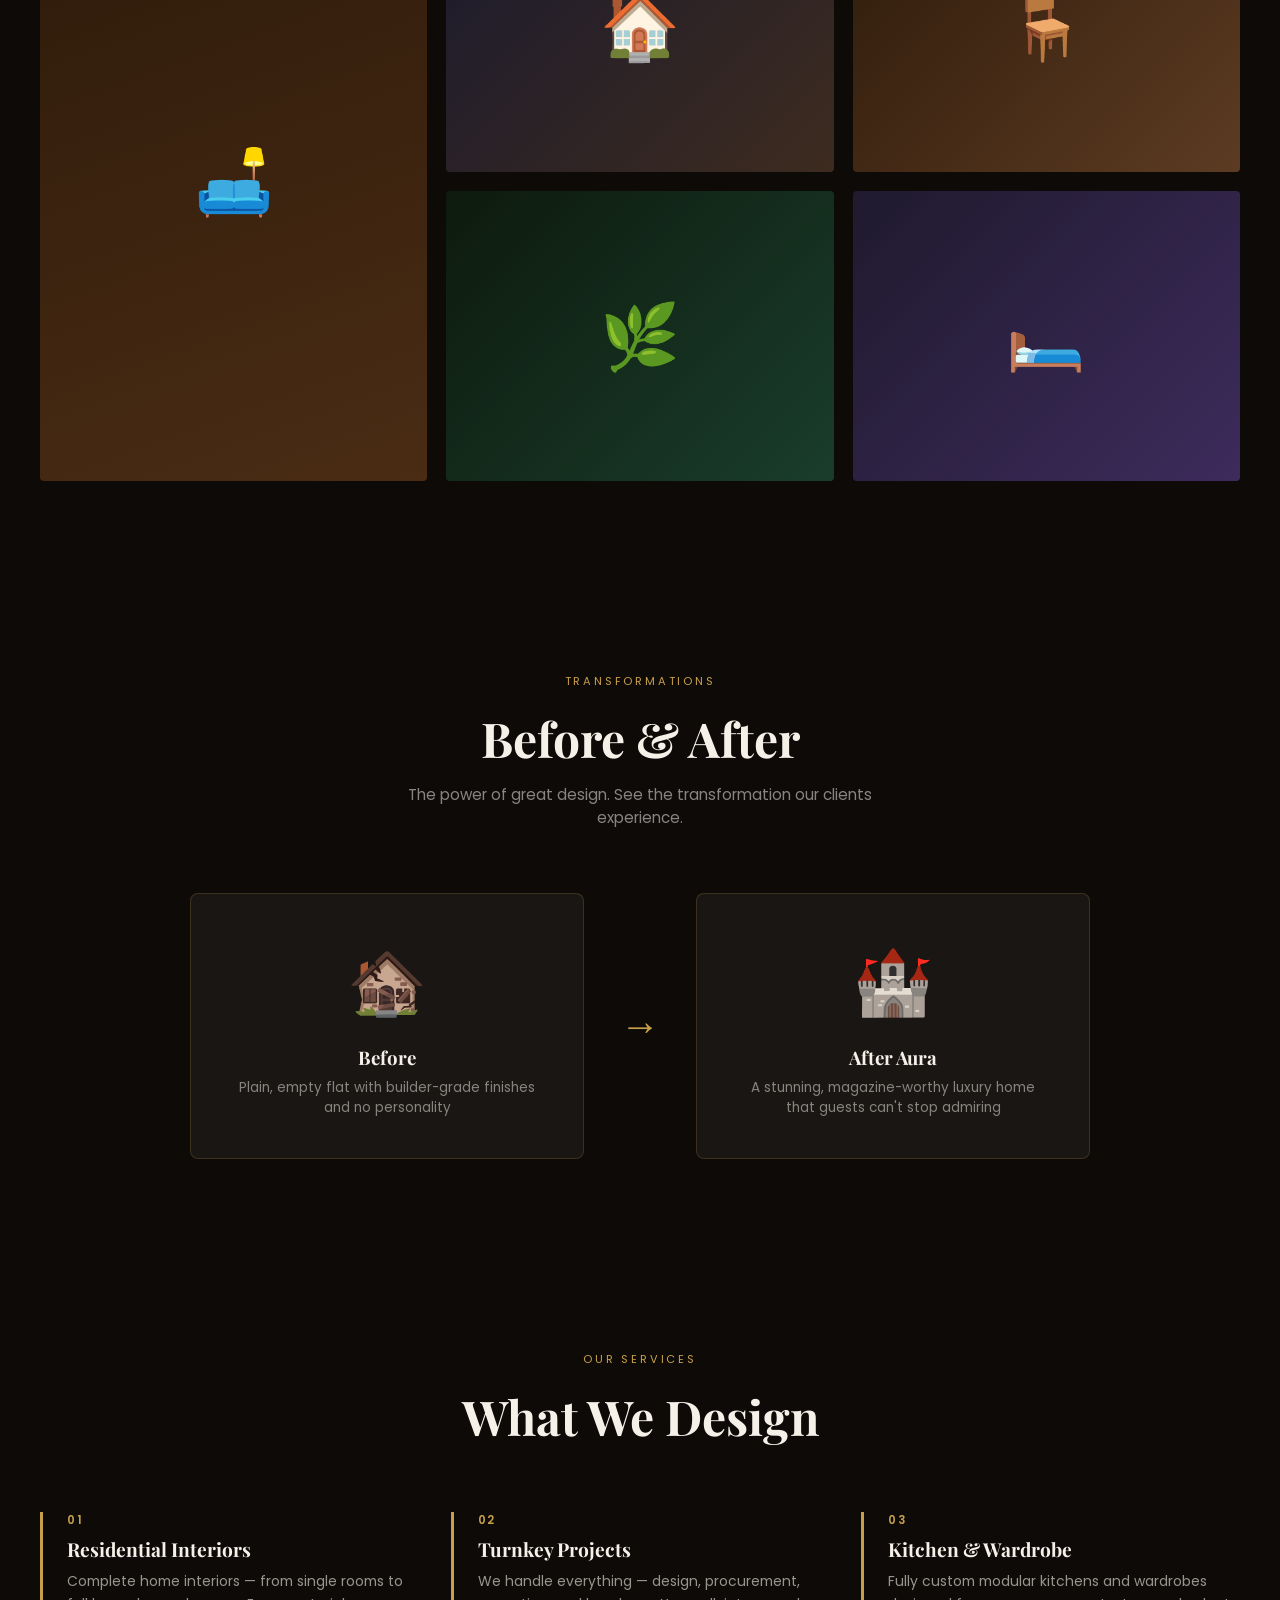
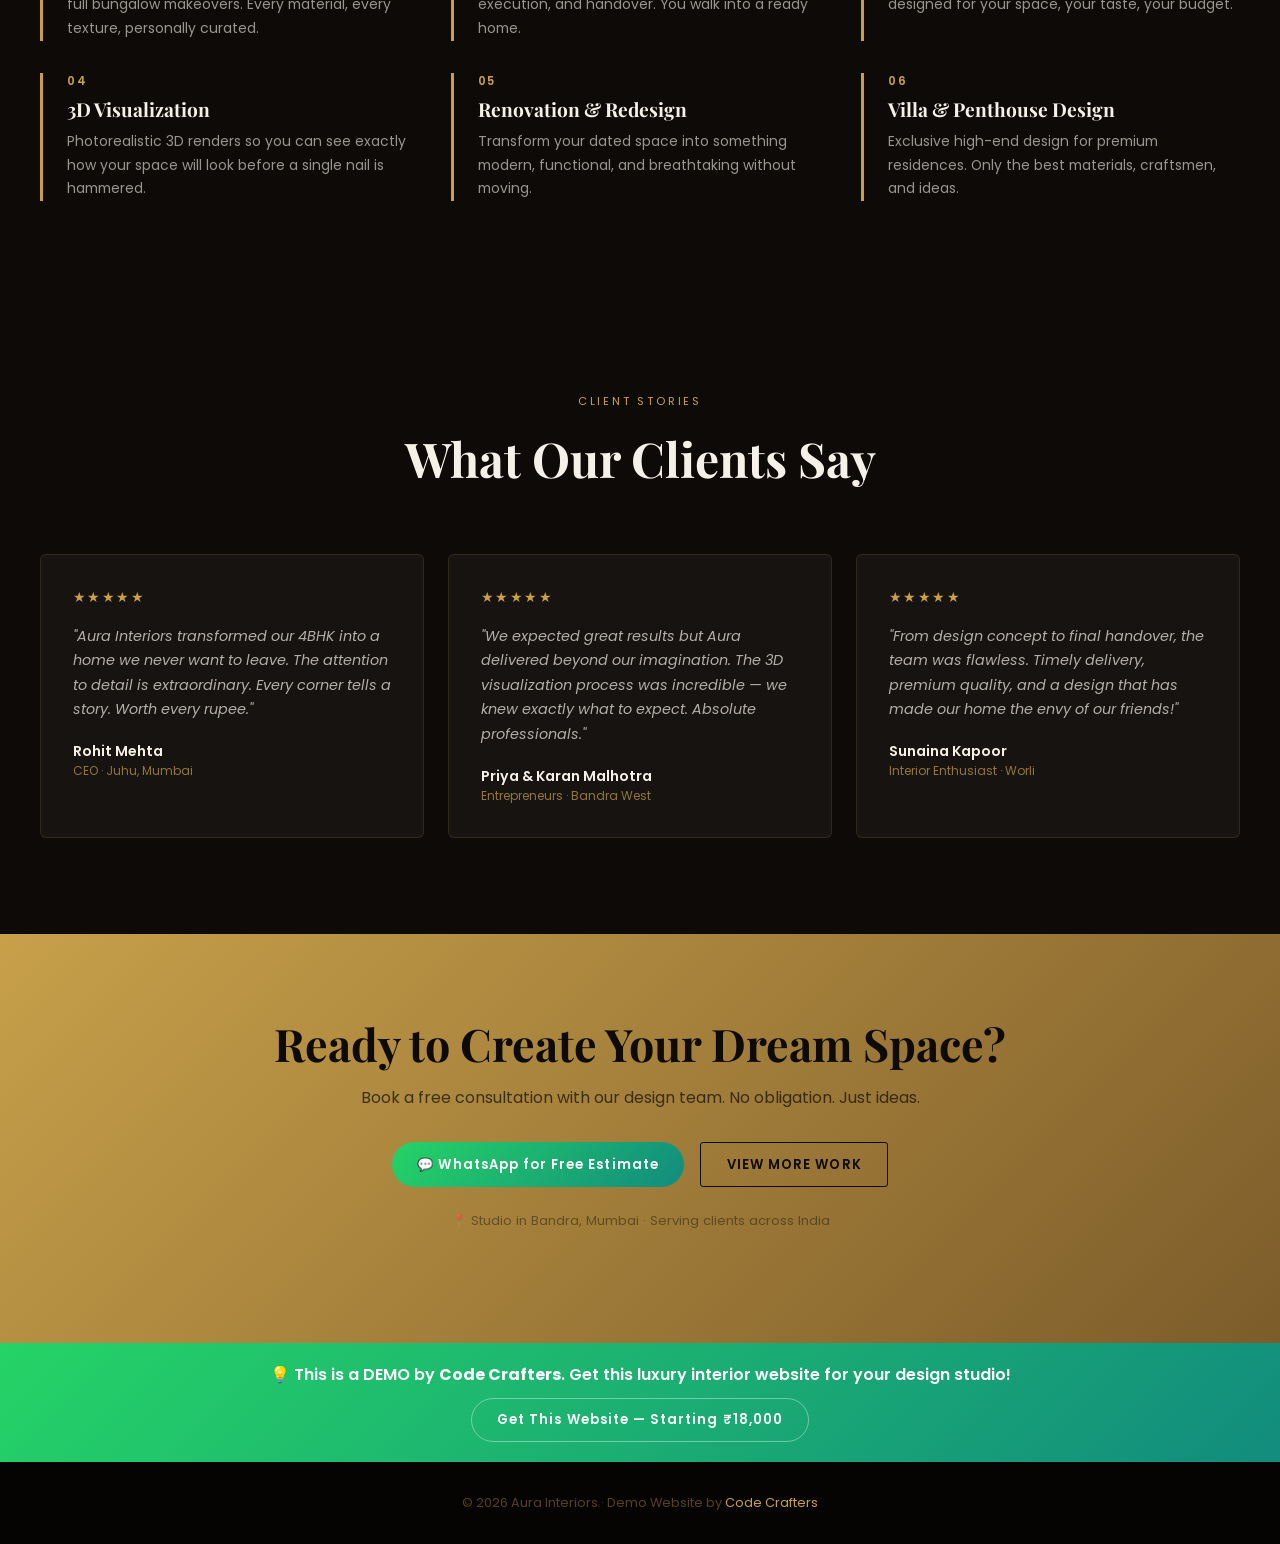
<file: interior/luxury-design/index.html>
<!DOCTYPE html>
<html lang="en">
<head>
  <title>Aura Interiors — Luxury Interior Design Demo by Code Crafters</title>
  <meta charset="UTF-8">
  <meta name="viewport" content="width=device-width, initial-scale=1.0">
  <meta name="robots" content="noindex">
  <link href="https://fonts.googleapis.com/css2?family=Poppins:wght@300;400;500;600;700&family=Playfair+Display:ital,wght@0,500;0,700;1,500&display=swap" rel="stylesheet">
  <style>
    :root { --gold: #c8a04a; --dark: #0d0a08; --cream: #f5f0e8; --brown: #3d2b1f; }
    * { box-sizing: border-box; margin: 0; padding: 0; }
    body { font-family: "Poppins", sans-serif; color: var(--dark); background: var(--cream); scroll-behavior: smooth; }
    a { text-decoration: none; color: inherit; }

    .demo-banner { background: linear-gradient(135deg, #25d366, #128c7e); color: #fff; text-align: center; padding: 0.55rem 1rem; font-size: 0.78rem; }
    .demo-banner a { color: #d1fae5; font-weight: 700; text-decoration: underline; }

    .site-header { position: sticky; top: 0; z-index: 100; background: rgba(13,10,8,0.95); backdrop-filter: blur(12px); border-bottom: 1px solid rgba(200,160,74,0.2); padding: 1rem 2rem; display: flex; align-items: center; justify-content: space-between; }
    .logo-area { display: flex; align-items: center; gap: 0.8rem; }
    .logo-icon { font-size: 1.6rem; }
    .logo-name { font-family: "Playfair Display", serif; font-size: 1.4rem; color: var(--gold); letter-spacing: 0.08em; }
    .logo-sub { font-size: 0.68rem; color: rgba(200,160,74,0.6); letter-spacing: 0.15em; text-transform: uppercase; }
    .site-nav a { margin-left: 1.8rem; font-size: 0.82rem; font-weight: 400; color: rgba(245,240,232,0.8); letter-spacing: 0.05em; text-transform: uppercase; transition: color 0.2s; }
    .site-nav a:hover { color: var(--gold); }

    .btn { display: inline-flex; align-items: center; gap: 0.4rem; padding: 0.7rem 1.6rem; border-radius: 3px; font-size: 0.82rem; font-weight: 600; cursor: pointer; border: none; transition: transform 0.16s, background 0.16s; font-family: inherit; letter-spacing: 0.08em; text-transform: uppercase; }
    .btn-gold { background: linear-gradient(135deg, var(--gold), #a07832); color: #fff; box-shadow: 0 8px 20px rgba(200,160,74,0.4); }
    .btn-gold:hover { transform: translateY(-2px); }
    .btn-outline { background: transparent; border: 1px solid var(--gold); color: var(--gold); }
    .btn-outline:hover { background: var(--gold); color: #fff; }
    .btn-wa { background: linear-gradient(135deg, #25d366, #128c7e); color: #fff; border-radius: 999px; text-transform: none; }
    .btn-wa:hover { transform: translateY(-2px); }

    .hero { height: 100vh; min-height: 600px; background: linear-gradient(135deg, #1a0d05 0%, #3d2b1f 50%, #0d0a08 100%); display: flex; align-items: center; justify-content: center; text-align: center; position: relative; overflow: hidden; }
    .hero::before { content: ""; position: absolute; inset: 0; background: radial-gradient(ellipse at 50% 100%, rgba(200,160,74,0.15) 0%, transparent 60%); }
    .hero-eyebrow { font-size: 0.72rem; letter-spacing: 0.25em; text-transform: uppercase; color: var(--gold); margin-bottom: 1.5rem; }
    .hero h1 { font-family: "Playfair Display", serif; font-size: clamp(2.5rem, 7vw, 5rem); color: var(--cream); line-height: 1.1; margin-bottom: 1.5rem; }
    .hero h1 em { font-style: italic; color: var(--gold); }
    .hero p { font-size: 1rem; color: rgba(245,240,232,0.7); max-width: 520px; margin: 0 auto 2.5rem; line-height: 1.7; }
    .hero-btns { display: flex; gap: 1rem; justify-content: center; flex-wrap: wrap; }

    .section { padding: 6rem 2rem; }
    .section-dark { background: var(--dark); color: var(--cream); }
    .section-header { text-align: center; margin-bottom: 4rem; }
    .section-header .eyebrow { font-size: 0.7rem; letter-spacing: 0.25em; text-transform: uppercase; color: var(--gold); margin-bottom: 1rem; display: block; }
    .section-header h2 { font-family: "Playfair Display", serif; font-size: clamp(2rem, 4vw, 3rem); margin-bottom: 0.8rem; }
    .section-header p { color: rgba(255,255,255,0.5); font-size: 0.95rem; max-width: 550px; margin: 0 auto; }
    .section-header.light-header p { color: #6b5a4a; }
    .section-header.light-header h2 { color: var(--brown); }
    .container { max-width: 1200px; margin: 0 auto; }

    /* Portfolio Grid */
    .portfolio-grid { display: grid; grid-template-columns: repeat(3, 1fr); gap: 1.2rem; }
    .portfolio-item { border-radius: 4px; overflow: hidden; aspect-ratio: 4/3; background: linear-gradient(135deg, #3d2b1f, #1a0d05); display: flex; align-items: center; justify-content: center; font-size: 4rem; position: relative; cursor: pointer; transition: transform 0.2s; }
    .portfolio-item:hover { transform: scale(1.02); }
    .portfolio-item.tall { grid-row: span 2; aspect-ratio: auto; }
    .portfolio-overlay { position: absolute; inset: 0; background: linear-gradient(to top, rgba(13,10,8,0.8) 0%, transparent 50%); opacity: 0; transition: opacity 0.2s; display: flex; align-items: flex-end; padding: 1.2rem; }
    .portfolio-item:hover .portfolio-overlay { opacity: 1; }
    .portfolio-label { color: #fff; font-size: 0.85rem; font-weight: 600; }
    .portfolio-sub { color: var(--gold); font-size: 0.75rem; margin-top: 0.2rem; }

    /* Stats */
    .stats-bar { display: grid; grid-template-columns: repeat(4, 1fr); gap: 2rem; padding: 3rem 2rem; background: var(--brown); }
    .stat-item { text-align: center; }
    .stat-num { font-family: "Playfair Display", serif; font-size: 2.5rem; color: var(--gold); display: block; }
    .stat-lbl { font-size: 0.78rem; color: rgba(245,240,232,0.6); letter-spacing: 0.1em; text-transform: uppercase; }

    /* Services */
    .service-grid { display: grid; grid-template-columns: repeat(auto-fit, minmax(280px, 1fr)); gap: 2rem; }
    .service-item { border-left: 3px solid var(--gold); padding: 0 0 0 1.5rem; }
    .service-item h3 { font-family: "Playfair Display", serif; font-size: 1.2rem; margin-bottom: 0.5rem; color: var(--cream); }
    .service-item p { font-size: 0.87rem; color: rgba(245,240,232,0.6); line-height: 1.7; }
    .service-num { font-size: 0.72rem; color: var(--gold); letter-spacing: 0.15em; font-weight: 600; margin-bottom: 0.4rem; }

    /* Before/After */
    .ba-container { display: grid; grid-template-columns: 1fr 80px 1fr; gap: 1rem; align-items: center; max-width: 900px; margin: 0 auto; }
    .ba-box { background: rgba(255,255,255,0.05); border: 1px solid rgba(200,160,74,0.2); border-radius: 8px; padding: 2.5rem; text-align: center; }
    .ba-emoji { font-size: 4rem; margin-bottom: 1rem; }
    .ba-box h3 { font-family: "Playfair Display", serif; color: var(--cream); margin-bottom: 0.5rem; }
    .ba-box p { font-size: 0.85rem; color: rgba(245,240,232,0.5); }
    .ba-arrow { text-align: center; font-size: 2.5rem; color: var(--gold); }

    /* Testimonials */
    .testi-grid { display: grid; grid-template-columns: repeat(auto-fit, minmax(300px, 1fr)); gap: 1.5rem; }
    .testi-card { background: rgba(255,255,255,0.04); border: 1px solid rgba(200,160,74,0.15); border-radius: 6px; padding: 2rem; }
    .stars { color: var(--gold); font-size: 0.9rem; margin-bottom: 1rem; letter-spacing: 0.1em; }
    .testi-text { font-size: 0.9rem; color: rgba(245,240,232,0.7); line-height: 1.7; font-style: italic; margin-bottom: 1.2rem; }
    .testi-author { font-weight: 600; color: var(--cream); font-size: 0.88rem; }
    .testi-role { font-size: 0.75rem; color: rgba(200,160,74,0.7); }

    .cta-section { background: linear-gradient(135deg, var(--gold), #7c5c2a); padding: 5rem 2rem; text-align: center; }
    .cta-section h2 { font-family: "Playfair Display", serif; font-size: clamp(2rem, 4vw, 2.8rem); color: var(--dark); margin-bottom: 0.8rem; }
    .cta-section p { color: rgba(13,10,8,0.7); margin-bottom: 2rem; font-size: 1rem; }
    .cta-btns { display: flex; gap: 1rem; justify-content: center; flex-wrap: wrap; }

    .get-website-bar { background: linear-gradient(135deg, #25d366, #128c7e); color: #fff; text-align: center; padding: 1.2rem 1.5rem; }
    .get-website-bar p { margin: 0 0 0.7rem; font-weight: 600; }
    .site-footer { background: #060402; color: rgba(200,160,74,0.4); padding: 2rem; text-align: center; font-size: 0.8rem; }
    .wa-float { position: fixed; bottom: 20px; right: 20px; z-index: 999; background: linear-gradient(135deg, #25d366, #128c7e); color: #fff; padding: 0.8rem 1.1rem; border-radius: 999px; font-size: 1rem; font-weight: 600; box-shadow: 0 10px 30px rgba(37,211,102,0.4); transition: transform 0.2s; }
    .wa-float:hover { transform: translateY(-3px); }

    @media (max-width: 900px) { .portfolio-grid { grid-template-columns: 1fr 1fr; } .stats-bar { grid-template-columns: 1fr 1fr; } }
    @media (max-width: 600px) { .site-nav { display: none; } .portfolio-grid { grid-template-columns: 1fr; } .stats-bar { grid-template-columns: 1fr 1fr; } .ba-container { grid-template-columns: 1fr; } .ba-arrow { transform: rotate(90deg); } }
  </style>
</head>
<body>

  <div class="demo-banner">
    🎨 DEMO by <a href="../../index.html">Code Crafters</a> · Get this luxury interior website · <a href="https://wa.me/918264171623?text=Hi%2C%20I%20want%20a%20luxury%20interior%20design%20website%20like%20Aura%20Interiors">💬 WhatsApp Now</a> · Starting ₹18,000
  </div>

  <header class="site-header">
    <div class="logo-area">
      <div class="logo-icon">🏡</div>
      <div>
        <div class="logo-name">AURA INTERIORS</div>
        <div class="logo-sub">Luxury Home & Living Spaces</div>
      </div>
    </div>
    <nav class="site-nav">
      <a href="#portfolio">Portfolio</a>
      <a href="#services">Services</a>
      <a href="#process">Process</a>
      <a href="#contact">Contact</a>
    </nav>
    <a href="https://wa.me/918264171623?text=Hi%2C%20I%20want%20to%20discuss%20my%20interior%20project%20with%20Aura%20Interiors" class="btn btn-gold" target="_blank">Start Your Project</a>
  </header>

  <section class="hero">
    <div style="position:relative; z-index:1; padding: 0 1.5rem;">
      <p class="hero-eyebrow">Luxury Interior Design · Mumbai</p>
      <h1>Where Every Space<br>Tells <em>Your Story</em></h1>
      <p>We create interiors that go beyond aesthetics — spaces that feel alive, elevate your lifestyle, and reflect your truest self.</p>
      <div class="hero-btns">
        <a href="#portfolio" class="btn btn-gold">View Our Portfolio</a>
        <a href="https://wa.me/918264171623?text=Hi%2C%20I%20want%20to%20discuss%20a%20luxury%20interior%20project" class="btn btn-wa" target="_blank">💬 Get Free Estimate</a>
      </div>
    </div>
  </section>

  <div class="stats-bar">
    <div class="stat-item"><span class="stat-num">200+</span><span class="stat-lbl">Projects Completed</span></div>
    <div class="stat-item"><span class="stat-num">8+</span><span class="stat-lbl">Years of Design Excellence</span></div>
    <div class="stat-item"><span class="stat-num">₹50Cr+</span><span class="stat-lbl">Of Interiors Delivered</span></div>
    <div class="stat-item"><span class="stat-num">98%</span><span class="stat-lbl">Client Satisfaction</span></div>
  </div>

  <section class="section section-dark" id="portfolio">
    <div class="container">
      <div class="section-header">
        <span class="eyebrow">Selected Work</span>
        <h2 style="color:var(--cream);">Our Portfolio</h2>
        <p>A curated selection of our finest residential and commercial projects.</p>
      </div>
      <div class="portfolio-grid">
        <div class="portfolio-item tall" style="background:linear-gradient(160deg,#2d1a0a,#4a2c14);">
          🛋️
          <div class="portfolio-overlay"><div><div class="portfolio-label">The Mehta Residence</div><div class="portfolio-sub">4BHK Luxury Home · Juhu</div></div></div>
        </div>
        <div class="portfolio-item" style="background:linear-gradient(135deg,#1a1a2e,#3d2b1f);">🏠<div class="portfolio-overlay"><div><div class="portfolio-label">Modern Villa</div><div class="portfolio-sub">Modern Minimalist · Bandra</div></div></div></div>
        <div class="portfolio-item" style="background:linear-gradient(135deg,#2d1a0a,#5c3b22);">🪑<div class="portfolio-overlay"><div><div class="portfolio-label">Gallery Living Room</div><div class="portfolio-sub">Art-Deco Style · Worli</div></div></div></div>
        <div class="portfolio-item" style="background:linear-gradient(135deg,#0d1a0d,#1a3d2b);">🌿<div class="portfolio-overlay"><div><div class="portfolio-label">Biophilic Kitchen</div><div class="portfolio-sub">Nature-Inspired · Powai</div></div></div></div>
        <div class="portfolio-item" style="background:linear-gradient(135deg,#1f1a2e,#3d2b5c);">🛏️<div class="portfolio-overlay"><div><div class="portfolio-label">Master Suite</div><div class="portfolio-sub">Opulent Bedroom · Andheri</div></div></div></div>
      </div>
    </div>
  </section>

  <section class="section section-dark" id="ba">
    <div class="container">
      <div class="section-header">
        <span class="eyebrow">Transformations</span>
        <h2 style="color:var(--cream);">Before & After</h2>
        <p>The power of great design. See the transformation our clients experience.</p>
      </div>
      <div class="ba-container">
        <div class="ba-box"><div class="ba-emoji">🏚️</div><h3>Before</h3><p>Plain, empty flat with builder-grade finishes and no personality</p></div>
        <div class="ba-arrow">→</div>
        <div class="ba-box"><div class="ba-emoji">🏰</div><h3>After Aura</h3><p>A stunning, magazine-worthy luxury home that guests can't stop admiring</p></div>
      </div>
    </div>
  </section>

  <section class="section section-dark" id="services">
    <div class="container">
      <div class="section-header">
        <span class="eyebrow">Our Services</span>
        <h2 style="color:var(--cream);">What We Design</h2>
      </div>
      <div class="service-grid">
        <div class="service-item"><div class="service-num">01</div><h3>Residential Interiors</h3><p>Complete home interiors — from single rooms to full bungalow makeovers. Every material, every texture, personally curated.</p></div>
        <div class="service-item"><div class="service-num">02</div><h3>Turnkey Projects</h3><p>We handle everything — design, procurement, execution, and handover. You walk into a ready home.</p></div>
        <div class="service-item"><div class="service-num">03</div><h3>Kitchen & Wardrobe</h3><p>Fully custom modular kitchens and wardrobes designed for your space, your taste, your budget.</p></div>
        <div class="service-item"><div class="service-num">04</div><h3>3D Visualization</h3><p>Photorealistic 3D renders so you can see exactly how your space will look before a single nail is hammered.</p></div>
        <div class="service-item"><div class="service-num">05</div><h3>Renovation & Redesign</h3><p>Transform your dated space into something modern, functional, and breathtaking without moving.</p></div>
        <div class="service-item"><div class="service-num">06</div><h3>Villa & Penthouse Design</h3><p>Exclusive high-end design for premium residences. Only the best materials, craftsmen, and ideas.</p></div>
      </div>
    </div>
  </section>

  <section class="section section-dark" id="testimonials">
    <div class="container">
      <div class="section-header">
        <span class="eyebrow">Client Stories</span>
        <h2 style="color:var(--cream);">What Our Clients Say</h2>
      </div>
      <div class="testi-grid">
        <div class="testi-card"><div class="stars">★★★★★</div><p class="testi-text">"Aura Interiors transformed our 4BHK into a home we never want to leave. The attention to detail is extraordinary. Every corner tells a story. Worth every rupee."</p><div class="testi-author">Rohit Mehta</div><div class="testi-role">CEO · Juhu, Mumbai</div></div>
        <div class="testi-card"><div class="stars">★★★★★</div><p class="testi-text">"We expected great results but Aura delivered beyond our imagination. The 3D visualization process was incredible — we knew exactly what to expect. Absolute professionals."</p><div class="testi-author">Priya & Karan Malhotra</div><div class="testi-role">Entrepreneurs · Bandra West</div></div>
        <div class="testi-card"><div class="stars">★★★★★</div><p class="testi-text">"From design concept to final handover, the team was flawless. Timely delivery, premium quality, and a design that has made our home the envy of our friends!"</p><div class="testi-author">Sunaina Kapoor</div><div class="testi-role">Interior Enthusiast · Worli</div></div>
      </div>
    </div>
  </section>

  <section class="cta-section" id="contact">
    <h2>Ready to Create Your Dream Space?</h2>
    <p>Book a free consultation with our design team. No obligation. Just ideas.</p>
    <div class="cta-btns">
      <a href="https://wa.me/918264171623?text=Hi%2C%20I%20want%20to%20start%20a%20luxury%20interior%20project%20with%20Aura%20Interiors" class="btn btn-wa" target="_blank">💬 WhatsApp for Free Estimate</a>
      <a href="#portfolio" class="btn btn-outline" style="border-color:var(--dark); color:var(--dark);">View More Work</a>
    </div>
    <p style="margin-top:1.5rem; font-size:0.82rem; opacity:0.6;">📍 Studio in Bandra, Mumbai · Serving clients across India</p>
  </section>

  <div class="get-website-bar">
    <p>💡 This is a DEMO by <strong>Code Crafters</strong>. Get this luxury interior website for your design studio!</p>
    <a href="https://wa.me/918264171623?text=Hi%2C%20I%20want%20a%20luxury%20interior%20design%20website%20like%20Aura%20Interiors.%20Price%3F" class="btn btn-outline" style="color:#fff; border-color:#ffffff60; border-radius:999px; text-transform:none;" target="_blank">Get This Website — Starting ₹18,000</a>
  </div>

  <footer class="site-footer">
    <p>© 2026 Aura Interiors · Demo Website by <a href="../../index.html" style="color:var(--gold);">Code Crafters</a></p>
  </footer>

  <a href="https://wa.me/918264171623?text=Hi%2C%20I%20want%20a%20free%20interior%20design%20estimate" class="wa-float" target="_blank">💬 Free Estimate</a>
</body>
</html>
</file>
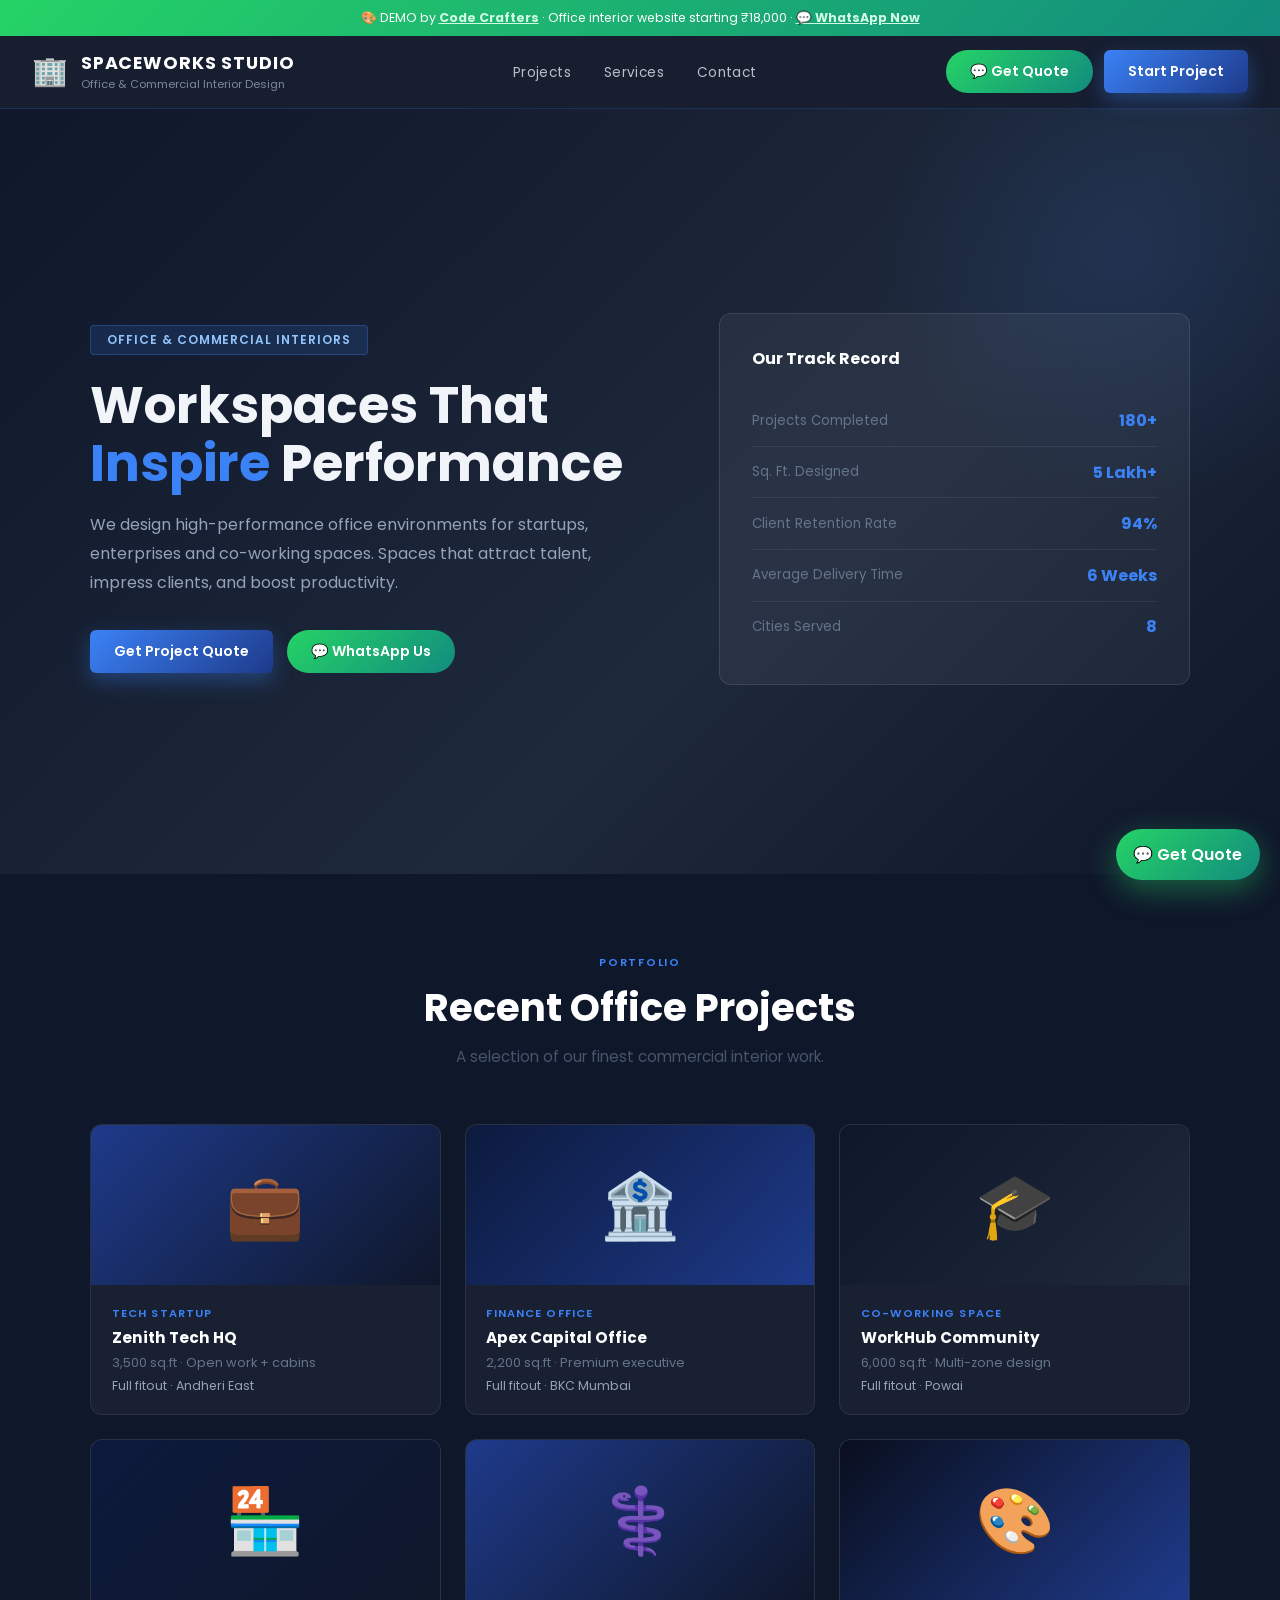
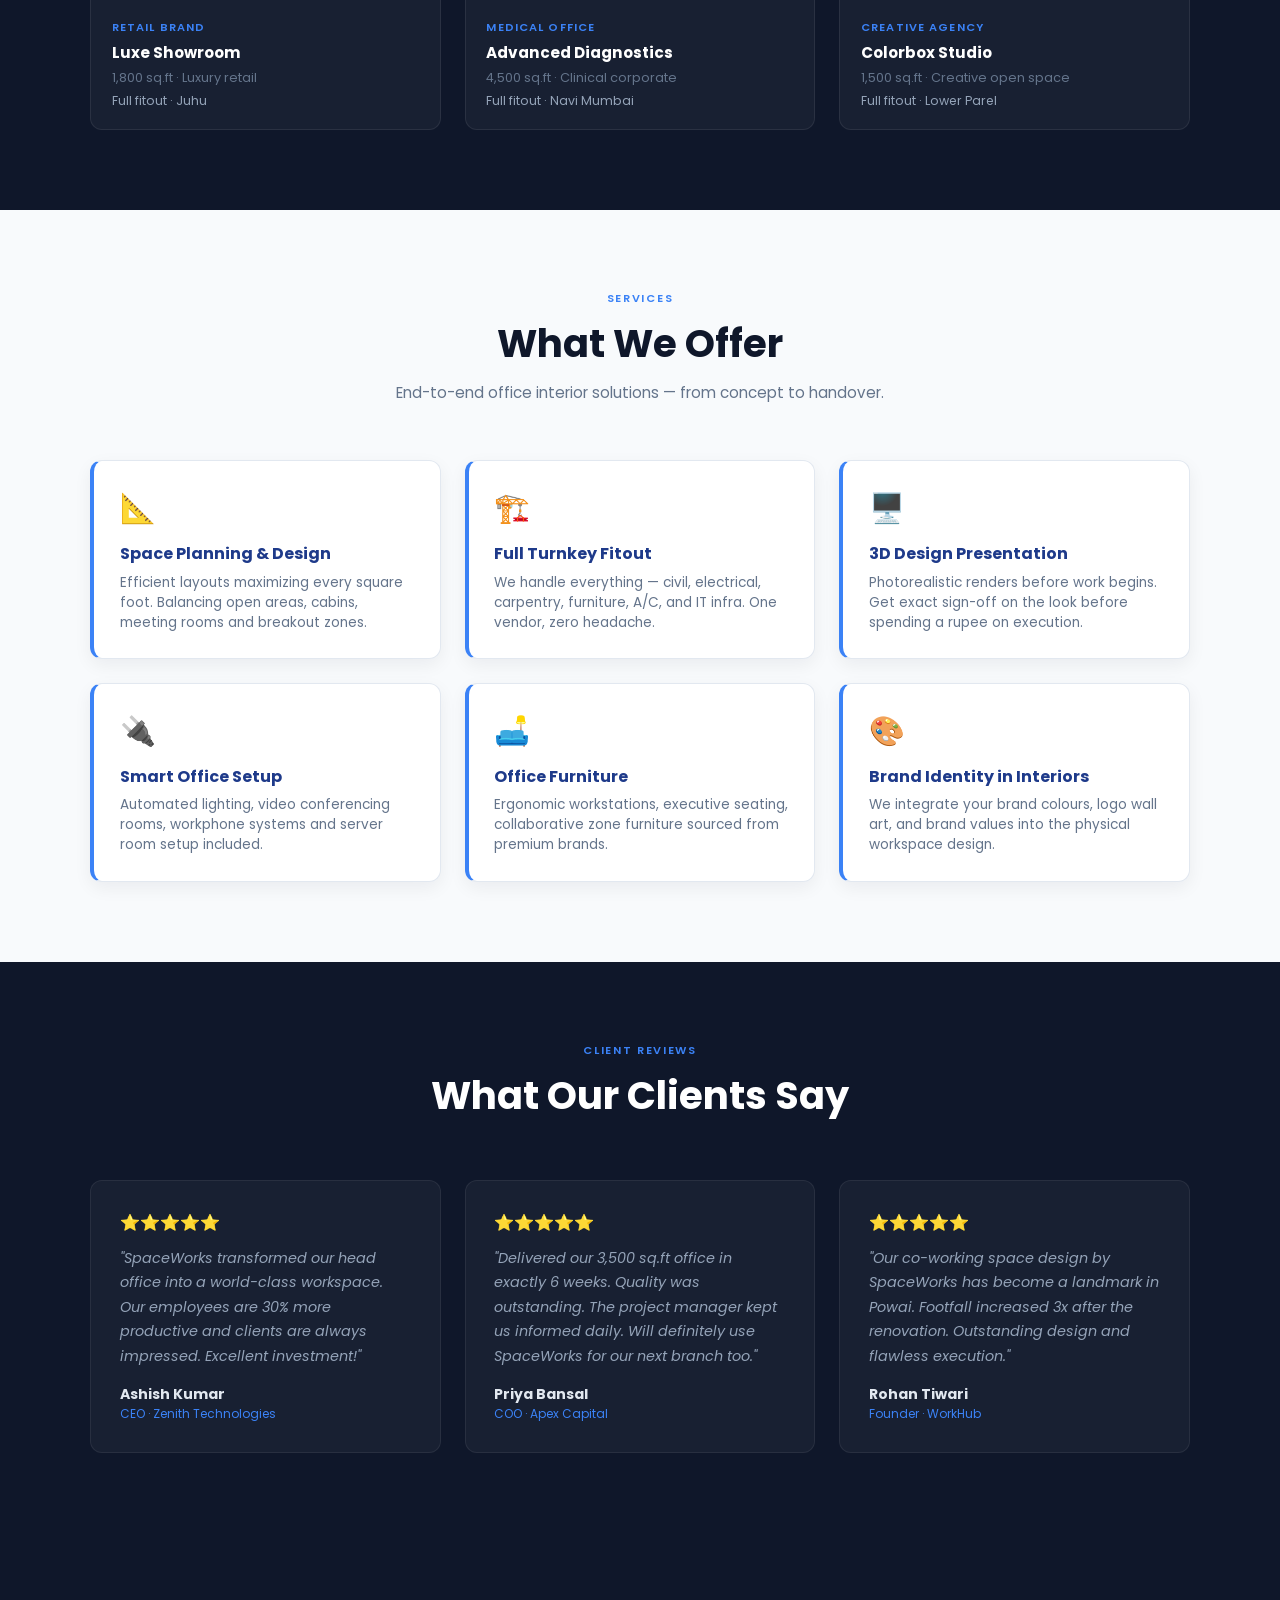
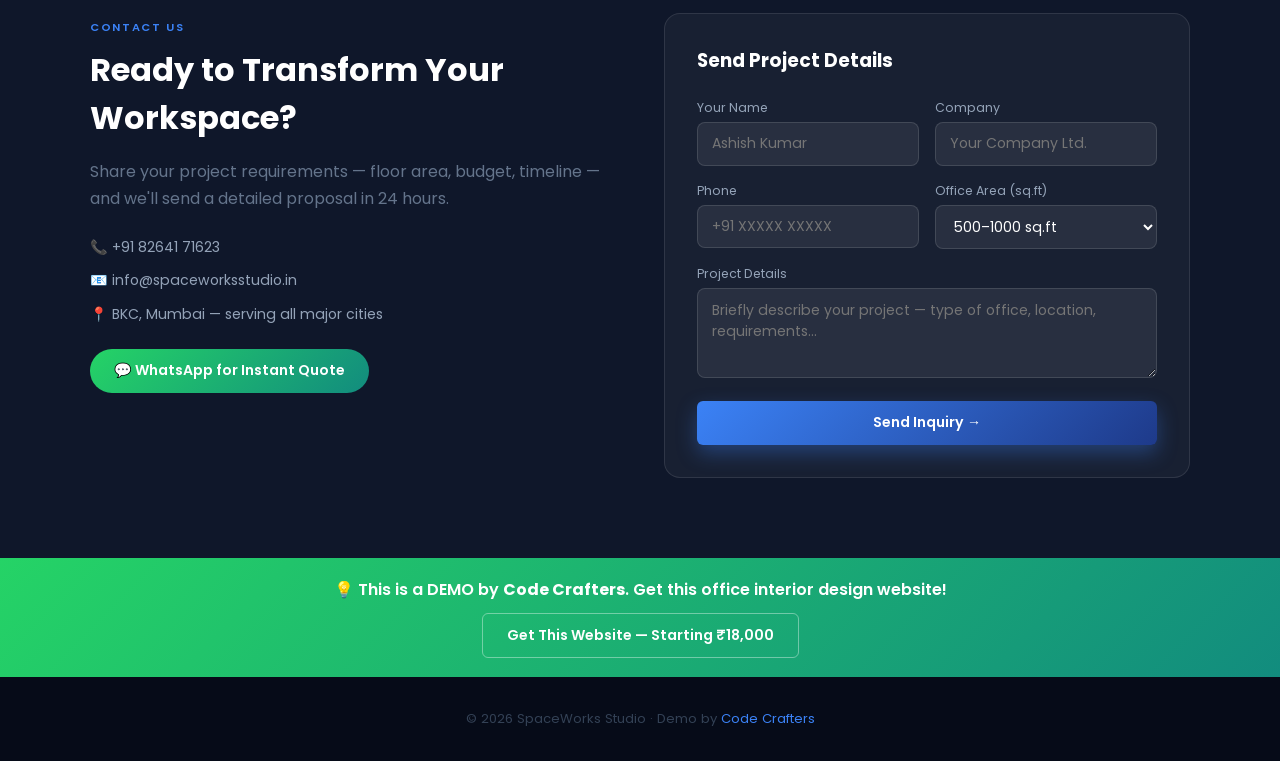
<file: interior/office-spaces/index.html>
<!DOCTYPE html>
<html lang="en">
<head>
  <title>SpaceWorks Studio — Office Interior Design Demo by Code Crafters</title>
  <meta charset="UTF-8">
  <meta name="viewport" content="width=device-width, initial-scale=1.0">
  <meta name="robots" content="noindex">
  <link href="https://fonts.googleapis.com/css2?family=Poppins:wght@300;400;500;600;700&display=swap" rel="stylesheet">
  <style>
    :root { --slate: #0f172a; --blue: #3b82f6; --blue-dark: #1e3a8a; --silver: #e2e8f0; }
    * { box-sizing: border-box; margin: 0; padding: 0; }
    body { font-family: "Poppins", sans-serif; color: var(--slate); background: #fff; scroll-behavior: smooth; }
    a { text-decoration: none; color: inherit; }

    .demo-banner { background: linear-gradient(135deg, #25d366, #128c7e); color: #fff; text-align: center; padding: 0.55rem 1rem; font-size: 0.78rem; }
    .demo-banner a { color: #d1fae5; font-weight: 700; text-decoration: underline; }

    .site-header { position: sticky; top: 0; z-index: 100; background: rgba(15,23,42,0.97); backdrop-filter: blur(12px); border-bottom: 1px solid rgba(59,130,246,0.2); padding: 0.9rem 2rem; display: flex; align-items: center; justify-content: space-between; }
    .logo-area { display: flex; align-items: center; gap: 0.8rem; }
    .logo-icon { font-size: 1.8rem; }
    .logo-name { font-size: 1.1rem; font-weight: 700; color: #fff; letter-spacing: 0.05em; }
    .logo-sub { font-size: 0.7rem; color: rgba(148,163,184,0.8); }
    .site-nav a { margin-left: 1.8rem; font-size: 0.85rem; color: rgba(226,232,240,0.8); letter-spacing: 0.03em; transition: color 0.2s; }
    .site-nav a:hover { color: var(--blue); }

    .btn { display: inline-flex; align-items: center; gap: 0.4rem; padding: 0.7rem 1.5rem; border-radius: 6px; font-size: 0.88rem; font-weight: 600; cursor: pointer; border: none; transition: transform 0.16s; font-family: inherit; }
    .btn-primary { background: linear-gradient(135deg, var(--blue), var(--blue-dark)); color: #fff; box-shadow: 0 8px 20px rgba(59,130,246,0.35); }
    .btn-primary:hover { transform: translateY(-2px); }
    .btn-wa { background: linear-gradient(135deg, #25d366, #128c7e); color: #fff; border-radius: 999px; }
    .btn-wa:hover { transform: translateY(-2px); }
    .btn-outline { background: transparent; border: 1px solid rgba(59,130,246,0.5); color: var(--blue); border-radius: 6px; }

    .hero { background: linear-gradient(135deg, var(--slate) 0%, #1e293b 60%, #0f172a 100%); color: #fff; padding: 5rem 2rem 4rem; min-height: 85vh; display: flex; align-items: center; position: relative; overflow: hidden; }
    .hero::before { content: ""; position: absolute; top: -100px; right: -100px; width: 500px; height: 500px; background: radial-gradient(circle, rgba(59,130,246,0.12) 0%, transparent 70%); }
    .hero-inner { max-width: 1100px; margin: 0 auto; width: 100%; display: grid; grid-template-columns: 1.2fr 1fr; gap: 4rem; align-items: center; position: relative; z-index: 1; }
    .hero-tag { display: inline-flex; align-items: center; gap: 0.4rem; background: rgba(59,130,246,0.15); border: 1px solid rgba(59,130,246,0.3); color: #93c5fd; padding: 0.3rem 1rem; border-radius: 4px; font-size: 0.75rem; font-weight: 600; letter-spacing: 0.08em; text-transform: uppercase; margin-bottom: 1.4rem; }
    .hero h1 { font-size: clamp(2rem, 4vw, 3.2rem); line-height: 1.12; margin-bottom: 1.2rem; color: #f1f5f9; }
    .hero h1 span { color: var(--blue); }
    .hero p { font-size: 1rem; color: #94a3b8; line-height: 1.8; margin-bottom: 2rem; }
    .hero-btns { display: flex; gap: 0.9rem; flex-wrap: wrap; }
    .hero-stats-card { background: rgba(255,255,255,0.05); border: 1px solid rgba(255,255,255,0.1); border-radius: 12px; padding: 2rem; }
    .hero-stats-card h3 { color: #fff; margin-bottom: 1.5rem; font-size: 1rem; }
    .stat-row { display: flex; justify-content: space-between; align-items: center; padding: 0.8rem 0; border-bottom: 1px solid rgba(255,255,255,0.07); }
    .stat-row:last-child { border-bottom: none; }
    .stat-label { color: #64748b; font-size: 0.83rem; }
    .stat-val { color: var(--blue); font-weight: 700; font-size: 1rem; }

    .section { padding: 5rem 2rem; }
    .section-slate { background: var(--slate); color: #fff; }
    .section-light { background: #f8fafc; }
    .section-header { text-align: center; margin-bottom: 3.5rem; }
    .section-header .eyebrow { font-size: 0.7rem; text-transform: uppercase; letter-spacing: 0.15em; font-weight: 600; color: var(--blue); display: block; margin-bottom: 0.5rem; }
    .section-header h2 { font-size: clamp(1.6rem, 3vw, 2.4rem); margin-bottom: 0.6rem; }
    .section-header.dark h2 { color: #fff; }
    .section-header p { color: #64748b; font-size: 0.95rem; max-width: 600px; margin: 0 auto; }
    .section-header.dark p { color: #475569; }
    .container { max-width: 1100px; margin: 0 auto; }
    .grid-3 { display: grid; grid-template-columns: repeat(auto-fit, minmax(280px, 1fr)); gap: 1.5rem; }
    .grid-2 { display: grid; grid-template-columns: repeat(auto-fit, minmax(320px, 1fr)); gap: 2rem; }

    .project-card { border-radius: 12px; overflow: hidden; background: rgba(255,255,255,0.04); border: 1px solid rgba(255,255,255,0.08); transition: transform 0.2s, border-color 0.2s; }
    .project-card:hover { transform: translateY(-4px); border-color: rgba(59,130,246,0.4); }
    .project-img { height: 160px; display: flex; align-items: center; justify-content: center; font-size: 4rem; }
    .project-img.p1 { background: linear-gradient(135deg,#1e3a8a,#0f172a); }
    .project-img.p2 { background: linear-gradient(135deg,#0c1a3d,#1e3a8a); }
    .project-img.p3 { background: linear-gradient(135deg,#0f172a,#1e293b); }
    .project-info { padding: 1.2rem 1.3rem; }
    .project-type { font-size: 0.7rem; font-weight: 600; text-transform: uppercase; letter-spacing: 0.1em; color: var(--blue); margin-bottom: 0.3rem; }
    .project-name { font-weight: 700; color: #fff; margin-bottom: 0.3rem; font-size: 0.95rem; }
    .project-detail { font-size: 0.8rem; color: #64748b; }
    .project-scope { font-size: 0.78rem; color: #94a3b8; margin-top: 0.3rem; }

    .service-card { background: #fff; border-radius: 12px; padding: 1.6rem; border: 1px solid #e2e8f0; border-left: 4px solid var(--blue); box-shadow: 0 6px 18px rgba(15,23,42,0.06); transition: transform 0.15s; }
    .service-card:hover { transform: translateY(-3px); }
    .service-icon { font-size: 1.8rem; margin-bottom: 0.7rem; }
    .service-card h3 { font-size: 1rem; margin-bottom: 0.4rem; color: var(--blue-dark); }
    .service-card p { font-size: 0.85rem; color: #64748b; }

    .testi-card { background: rgba(255,255,255,0.04); border: 1px solid rgba(255,255,255,0.07); border-radius: 12px; padding: 1.8rem; }
    .stars { color: #fbbf24; margin-bottom: 0.7rem; }
    .testi-text { font-size: 0.9rem; color: #94a3b8; line-height: 1.7; font-style: italic; margin-bottom: 1rem; }
    .testi-author { font-weight: 700; color: #e2e8f0; font-size: 0.88rem; }
    .testi-role { font-size: 0.75rem; color: var(--blue); }

    .inquiry-form { background: rgba(255,255,255,0.04); border: 1px solid rgba(255,255,255,0.1); border-radius: 16px; padding: 2rem; }
    .inquiry-form h3 { color: #fff; margin-bottom: 1.5rem; }
    .form-grid { display: grid; grid-template-columns: 1fr 1fr; gap: 1rem; margin-bottom: 1rem; }
    .form-field label { display: block; font-size: 0.78rem; color: #94a3b8; margin-bottom: 0.3rem; }
    .form-field input, .form-field select, .form-field textarea { width: 100%; background: rgba(255,255,255,0.07); border: 1px solid rgba(255,255,255,0.12); border-radius: 8px; padding: 0.65rem 0.9rem; color: #fff; font-size: 0.88rem; font-family: inherit; }
    .form-field input:focus, .form-field select:focus, .form-field textarea:focus { outline: none; border-color: var(--blue); }
    .form-field textarea { resize: vertical; min-height: 90px; }

    .cta-bar { background: linear-gradient(135deg, var(--blue), var(--blue-dark)); padding: 4rem 2rem; text-align: center; color: #fff; }
    .cta-bar h2 { font-size: clamp(1.6rem, 3vw, 2.2rem); margin-bottom: 0.8rem; }
    .cta-bar p { color: rgba(255,255,255,0.7); margin-bottom: 2rem; }
    .cta-btns { display: flex; gap: 1rem; justify-content: center; flex-wrap: wrap; }

    .get-website-bar { background: linear-gradient(135deg, #25d366, #128c7e); color: #fff; text-align: center; padding: 1.2rem 1.5rem; }
    .get-website-bar p { margin: 0 0 0.7rem; font-weight: 600; }
    .site-footer { background: #060b18; color: #334155; padding: 2rem; text-align: center; font-size: 0.82rem; }
    .wa-float { position: fixed; bottom: 20px; right: 20px; z-index: 999; background: linear-gradient(135deg, #25d366, #128c7e); color: #fff; padding: 0.8rem 1.1rem; border-radius: 999px; font-size: 1rem; font-weight: 600; box-shadow: 0 10px 30px rgba(37,211,102,0.4); transition: transform 0.2s; }
    .wa-float:hover { transform: translateY(-3px); }

    @media (max-width: 768px) { .hero-inner { grid-template-columns: 1fr; } .form-grid { grid-template-columns: 1fr; } .site-nav { display: none; } }
  </style>
</head>
<body>

  <div class="demo-banner">
    🎨 DEMO by <a href="../../index.html">Code Crafters</a> · Office interior website starting ₹18,000 · <a href="https://wa.me/918264171623?text=Hi%2C%20I%20want%20an%20office%20interior%20design%20website%20like%20SpaceWorks">💬 WhatsApp Now</a>
  </div>

  <header class="site-header">
    <div class="logo-area">
      <div class="logo-icon">🏢</div>
      <div>
        <div class="logo-name">SPACEWORKS STUDIO</div>
        <div class="logo-sub">Office & Commercial Interior Design</div>
      </div>
    </div>
    <nav class="site-nav">
      <a href="#projects">Projects</a>
      <a href="#services">Services</a>
      <a href="#contact">Contact</a>
    </nav>
    <div style="display:flex; gap:0.7rem;">
      <a href="https://wa.me/918264171623?text=Hi%2C%20I%20want%20to%20discuss%20an%20office%20interior%20project%20with%20SpaceWorks" class="btn btn-wa" target="_blank">💬 Get Quote</a>
      <a href="#contact" class="btn btn-primary">Start Project</a>
    </div>
  </header>

  <section class="hero">
    <div class="hero-inner">
      <div>
        <div class="hero-tag">Office & Commercial Interiors</div>
        <h1>Workspaces That <span>Inspire</span> Performance</h1>
        <p>We design high-performance office environments for startups, enterprises and co-working spaces. Spaces that attract talent, impress clients, and boost productivity.</p>
        <div class="hero-btns">
          <a href="#contact" class="btn btn-primary">Get Project Quote</a>
          <a href="https://wa.me/918264171623?text=Hi%2C%20I%20want%20an%20office%20interior%20quote%20from%20SpaceWorks" class="btn btn-wa" target="_blank">💬 WhatsApp Us</a>
        </div>
      </div>
      <div class="hero-stats-card">
        <h3>Our Track Record</h3>
        <div class="stat-row"><span class="stat-label">Projects Completed</span><span class="stat-val">180+</span></div>
        <div class="stat-row"><span class="stat-label">Sq. Ft. Designed</span><span class="stat-val">5 Lakh+</span></div>
        <div class="stat-row"><span class="stat-label">Client Retention Rate</span><span class="stat-val">94%</span></div>
        <div class="stat-row"><span class="stat-label">Average Delivery Time</span><span class="stat-val">6 Weeks</span></div>
        <div class="stat-row"><span class="stat-label">Cities Served</span><span class="stat-val">8</span></div>
      </div>
    </div>
  </section>

  <section class="section section-slate" id="projects">
    <div class="container">
      <div class="section-header dark">
        <span class="eyebrow">Portfolio</span>
        <h2>Recent Office Projects</h2>
        <p>A selection of our finest commercial interior work.</p>
      </div>
      <div class="grid-3">
        <div class="project-card"><div class="project-img p1">💼</div><div class="project-info"><div class="project-type">Tech Startup</div><div class="project-name">Zenith Tech HQ</div><div class="project-detail">3,500 sq.ft · Open work + cabins</div><div class="project-scope">Full fitout · Andheri East</div></div></div>
        <div class="project-card"><div class="project-img p2">🏦</div><div class="project-info"><div class="project-type">Finance Office</div><div class="project-name">Apex Capital Office</div><div class="project-detail">2,200 sq.ft · Premium executive</div><div class="project-scope">Full fitout · BKC Mumbai</div></div></div>
        <div class="project-card"><div class="project-img p3">🎓</div><div class="project-info"><div class="project-type">Co-working Space</div><div class="project-name">WorkHub Community</div><div class="project-detail">6,000 sq.ft · Multi-zone design</div><div class="project-scope">Full fitout · Powai</div></div></div>
        <div class="project-card"><div class="project-img" style="background:linear-gradient(135deg,#0c1a3d,#0f172a);">🏪</div><div class="project-info"><div class="project-type">Retail Brand</div><div class="project-name">Luxe Showroom</div><div class="project-detail">1,800 sq.ft · Luxury retail</div><div class="project-scope">Full fitout · Juhu</div></div></div>
        <div class="project-card"><div class="project-img" style="background:linear-gradient(135deg,#1e3a8a,#0f172a);">⚕️</div><div class="project-info"><div class="project-type">Medical Office</div><div class="project-name">Advanced Diagnostics</div><div class="project-detail">4,500 sq.ft · Clinical corporate</div><div class="project-scope">Full fitout · Navi Mumbai</div></div></div>
        <div class="project-card"><div class="project-img" style="background:linear-gradient(135deg,#0a0f1e,#1e3a8a);">🎨</div><div class="project-info"><div class="project-type">Creative Agency</div><div class="project-name">Colorbox Studio</div><div class="project-detail">1,500 sq.ft · Creative open space</div><div class="project-scope">Full fitout · Lower Parel</div></div></div>
      </div>
    </div>
  </section>

  <section class="section section-light" id="services">
    <div class="container">
      <div class="section-header">
        <span class="eyebrow">Services</span>
        <h2>What We Offer</h2>
        <p>End-to-end office interior solutions — from concept to handover.</p>
      </div>
      <div class="grid-3">
        <div class="service-card"><div class="service-icon">📐</div><h3>Space Planning & Design</h3><p>Efficient layouts maximizing every square foot. Balancing open areas, cabins, meeting rooms and breakout zones.</p></div>
        <div class="service-card"><div class="service-icon">🏗️</div><h3>Full Turnkey Fitout</h3><p>We handle everything — civil, electrical, carpentry, furniture, A/C, and IT infra. One vendor, zero headache.</p></div>
        <div class="service-card"><div class="service-icon">🖥️</div><h3>3D Design Presentation</h3><p>Photorealistic renders before work begins. Get exact sign-off on the look before spending a rupee on execution.</p></div>
        <div class="service-card"><div class="service-icon">🔌</div><h3>Smart Office Setup</h3><p>Automated lighting, video conferencing rooms, workphone systems and server room setup included.</p></div>
        <div class="service-card"><div class="service-icon">🛋️</div><h3>Office Furniture</h3><p>Ergonomic workstations, executive seating, collaborative zone furniture sourced from premium brands.</p></div>
        <div class="service-card"><div class="service-icon">🎨</div><h3>Brand Identity in Interiors</h3><p>We integrate your brand colours, logo wall art, and brand values into the physical workspace design.</p></div>
      </div>
    </div>
  </section>

  <section class="section section-slate" id="testimonials">
    <div class="container">
      <div class="section-header dark">
        <span class="eyebrow">Client Reviews</span>
        <h2>What Our Clients Say</h2>
      </div>
      <div class="grid-3">
        <div class="testi-card"><div class="stars">⭐⭐⭐⭐⭐</div><p class="testi-text">"SpaceWorks transformed our head office into a world-class workspace. Our employees are 30% more productive and clients are always impressed. Excellent investment!"</p><div class="testi-author">Ashish Kumar</div><div class="testi-role">CEO · Zenith Technologies</div></div>
        <div class="testi-card"><div class="stars">⭐⭐⭐⭐⭐</div><p class="testi-text">"Delivered our 3,500 sq.ft office in exactly 6 weeks. Quality was outstanding. The project manager kept us informed daily. Will definitely use SpaceWorks for our next branch too."</p><div class="testi-author">Priya Bansal</div><div class="testi-role">COO · Apex Capital</div></div>
        <div class="testi-card"><div class="stars">⭐⭐⭐⭐⭐</div><p class="testi-text">"Our co-working space design by SpaceWorks has become a landmark in Powai. Footfall increased 3x after the renovation. Outstanding design and flawless execution."</p><div class="testi-author">Rohan Tiwari</div><div class="testi-role">Founder · WorkHub</div></div>
      </div>
    </div>
  </section>

  <section class="section section-slate" id="contact">
    <div class="container">
      <div style="display:grid; grid-template-columns: 1fr 1fr; gap: 3rem;">
        <div>
          <span style="font-size:0.7rem;text-transform:uppercase;letter-spacing:0.15em;color:var(--blue);font-weight:600;">Contact Us</span>
          <h2 style="color:#fff; font-size:2rem; margin:0.5rem 0 1rem;">Ready to Transform Your Workspace?</h2>
          <p style="color:#64748b; line-height:1.7; margin-bottom:1.5rem;">Share your project requirements — floor area, budget, timeline — and we'll send a detailed proposal in 24 hours.</p>
          <div style="display:flex; flex-direction:column; gap:0.8rem; margin-bottom:1.5rem;">
            <div style="color:#94a3b8; font-size:0.88rem;">📞 +91 82641 71623</div>
            <div style="color:#94a3b8; font-size:0.88rem;">📧 info@spaceworksstudio.in</div>
            <div style="color:#94a3b8; font-size:0.88rem;">📍 BKC, Mumbai — serving all major cities</div>
          </div>
          <a href="https://wa.me/918264171623?text=Hi%2C%20I%20want%20an%20office%20interior%20proposal%20from%20SpaceWorks%20Studio" class="btn btn-wa" target="_blank">💬 WhatsApp for Instant Quote</a>
        </div>
        <div class="inquiry-form">
          <h3>Send Project Details</h3>
          <div class="form-grid">
            <div class="form-field"><label>Your Name</label><input type="text" placeholder="Ashish Kumar" /></div>
            <div class="form-field"><label>Company</label><input type="text" placeholder="Your Company Ltd." /></div>
          </div>
          <div class="form-grid">
            <div class="form-field"><label>Phone</label><input type="text" placeholder="+91 XXXXX XXXXX" /></div>
            <div class="form-field"><label>Office Area (sq.ft)</label><select><option>500–1000 sq.ft</option><option>1000–2500 sq.ft</option><option>2500–5000 sq.ft</option><option>5000+ sq.ft</option></select></div>
          </div>
          <div class="form-field" style="margin-bottom:1rem;"><label>Project Details</label><textarea placeholder="Briefly describe your project — type of office, location, requirements..."></textarea></div>
          <a href="https://wa.me/918264171623?text=Hi%2C%20I%20want%20a%20quote%20for%20my%20office%20interior%20project" class="btn btn-primary" style="width:100%; justify-content:center;" target="_blank">Send Inquiry →</a>
        </div>
      </div>
    </div>
  </section>

  <div class="get-website-bar">
    <p>💡 This is a DEMO by <strong>Code Crafters</strong>. Get this office interior design website!</p>
    <a href="https://wa.me/918264171623?text=Hi%2C%20I%20want%20an%20office%20interior%20website%20like%20SpaceWorks.%20Price%3F" class="btn btn-outline" style="color:#fff; border-color:#ffffff60;" target="_blank">Get This Website — Starting ₹18,000</a>
  </div>

  <footer class="site-footer">
    <p>© 2026 SpaceWorks Studio · Demo by <a href="../../index.html" style="color:var(--blue);">Code Crafters</a></p>
  </footer>

  <a href="https://wa.me/918264171623?text=Hi%2C%20I%20want%20an%20office%20interior%20quote" class="wa-float" target="_blank">💬 Get Quote</a>
</body>
</html>
</file>
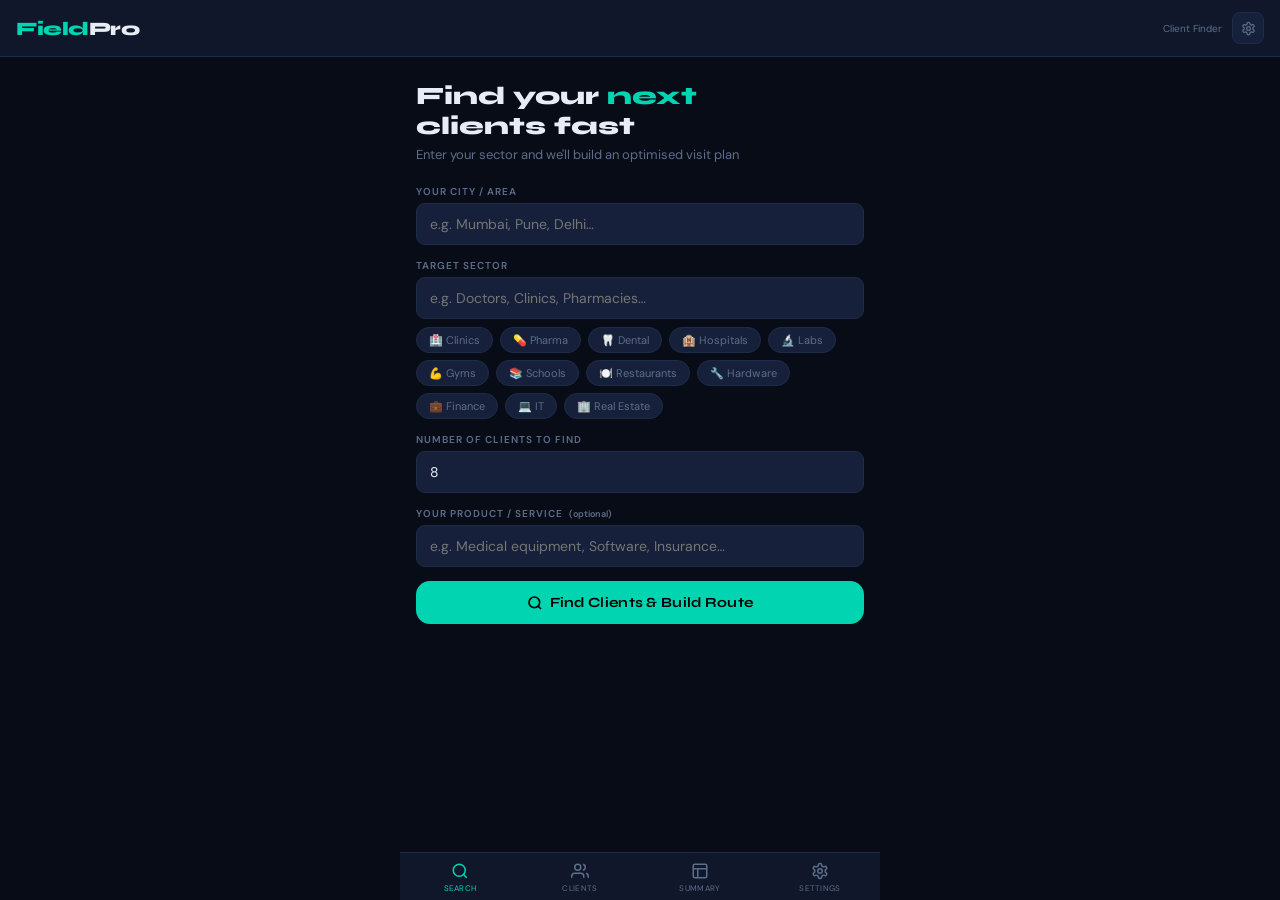
<file: client-finder-app.html>
<!DOCTYPE html>
<html lang="en">
<head>
<meta charset="UTF-8">
<meta name="viewport" content="width=device-width, initial-scale=1.0, maximum-scale=1.0, user-scalable=no">
<title>FieldPro – Client Finder</title>
<link rel="preconnect" href="https://fonts.googleapis.com">
<link href="https://fonts.googleapis.com/css2?family=Syne:wght@400;600;700;800&family=DM+Sans:ital,opsz,wght@0,9..40,300;0,9..40,400;0,9..40,500;1,9..40,300&display=swap" rel="stylesheet">
<style>
:root {
  --bg: #080c17;
  --surface: #10172a;
  --surface2: #16203a;
  --surface3: #1c2b48;
  --border: #1e2d47;
  --accent: #00d4b1;
  --accent2: #3b82f6;
  --wa: #25d366;
  --warn: #f59e0b;
  --danger: #ef4444;
  --success: #10b981;
  --text: #e8edf5;
  --muted: #5d6e8a;
  --radius: 14px;
  --radius-sm: 9px;
  --radius-xs: 6px;
}
*{box-sizing:border-box;margin:0;padding:0;-webkit-tap-highlight-color:transparent}
html,body{height:100%;overscroll-behavior:none}
body{background:var(--bg);color:var(--text);font-family:'DM Sans',sans-serif;min-height:100vh;overflow-x:hidden}

.header{background:var(--surface);border-bottom:1px solid var(--border);padding:12px 16px;display:flex;align-items:center;justify-content:space-between;position:sticky;top:0;z-index:100}
.logo{font-family:'Syne',sans-serif;font-weight:800;font-size:19px;color:var(--accent);letter-spacing:-.5px}
.logo span{color:var(--text)}
.header-right{display:flex;align-items:center;gap:10px}
.header-meta{font-size:10px;color:var(--muted);max-width:140px;text-align:right;line-height:1.3}
.settings-btn{width:32px;height:32px;background:var(--surface2);border:1px solid var(--border);border-radius:8px;display:flex;align-items:center;justify-content:center;cursor:pointer;flex-shrink:0}

.screen{display:none;padding:16px;max-width:480px;margin:0 auto;animation:fadeIn .2s ease}
.screen.active{display:block}
@keyframes fadeIn{from{opacity:0;transform:translateY(6px)}to{opacity:1;transform:translateY(0)}}

.hero-label{font-family:'Syne',sans-serif;font-size:25px;font-weight:800;line-height:1.2;margin-bottom:5px;margin-top:8px}
.hero-label em{color:var(--accent);font-style:normal}
.hero-sub{color:var(--muted);font-size:13px;margin-bottom:22px}

.form-group{margin-bottom:14px}
label{display:block;font-size:10px;font-weight:600;letter-spacing:1px;text-transform:uppercase;color:var(--muted);margin-bottom:5px}
input,select,textarea{width:100%;background:var(--surface2);border:1px solid var(--border);border-radius:var(--radius-sm);color:var(--text);padding:11px 13px;font-family:'DM Sans',sans-serif;font-size:14px;outline:none;transition:border-color .2s}
input:focus,select:focus,textarea:focus{border-color:var(--accent)}
select option{background:#10172a}
textarea{resize:none;height:70px;font-size:12px;line-height:1.5}
input[type=date]{color-scheme:dark}
input[type=number]::-webkit-inner-spin-button{-webkit-appearance:none}

.sector-chips{display:flex;flex-wrap:wrap;gap:7px;margin-top:8px}
.chip{background:var(--surface2);border:1px solid var(--border);border-radius:20px;padding:5px 12px;font-size:11px;cursor:pointer;transition:all .15s;color:var(--muted)}
.chip:hover,.chip.active{background:var(--accent);color:#000;border-color:var(--accent);font-weight:700}

.btn{width:100%;padding:13px;border-radius:var(--radius);border:none;font-family:'Syne',sans-serif;font-weight:700;font-size:14px;cursor:pointer;transition:all .2s;letter-spacing:.3px;display:flex;align-items:center;justify-content:center;gap:7px}
.btn-primary{background:var(--accent);color:#000}
.btn-primary:hover{filter:brightness(1.08)}
.btn-primary:disabled{opacity:.4;cursor:not-allowed}
.btn-outline{background:transparent;border:1px solid var(--border);color:var(--text);font-family:'DM Sans',sans-serif;font-weight:500}
.btn-wa{background:var(--wa);color:#fff}
.btn-sm{width:auto;padding:6px 13px;font-size:11px;border-radius:var(--radius-sm)}

.loader-screen{display:flex;flex-direction:column;align-items:center;justify-content:center;min-height:60vh;gap:18px}
.spinner{width:46px;height:46px;border:3px solid var(--border);border-top-color:var(--accent);border-radius:50%;animation:spin .7s linear infinite}
@keyframes spin{to{transform:rotate(360deg)}}
.loader-text{font-family:'Syne',sans-serif;font-size:17px;font-weight:700;color:var(--muted);text-align:center}
.loader-sub{font-size:11px;color:var(--muted);opacity:.55;text-align:center}

.progress-bar-wrap{background:var(--surface2);border-radius:4px;height:5px;margin-bottom:16px;overflow:hidden}
.progress-bar-fill{height:100%;background:linear-gradient(90deg,var(--accent),var(--accent2));border-radius:4px;transition:width .4s ease}
.progress-stats{display:flex;justify-content:space-between;font-size:10px;color:var(--muted);margin-bottom:5px}

.stats-strip{display:grid;grid-template-columns:repeat(4,1fr);gap:7px;margin-bottom:15px}
.stat-box{background:var(--surface2);border:1px solid var(--border);border-radius:var(--radius-sm);padding:9px 6px;text-align:center}
.stat-num{font-family:'Syne',sans-serif;font-size:19px;font-weight:800}
.stat-lbl{font-size:8px;color:var(--muted);text-transform:uppercase;letter-spacing:.4px;margin-top:2px}
.c-visited{color:var(--success)}.c-followup{color:var(--warn)}.c-notavail{color:var(--danger)}.c-interested{color:var(--accent2)}

.section-title{font-family:'Syne',sans-serif;font-size:11px;font-weight:700;color:var(--muted);letter-spacing:1px;text-transform:uppercase;margin-bottom:10px;display:flex;align-items:center;gap:7px}
.section-title .badge{background:var(--surface2);border-radius:10px;padding:2px 7px;font-size:9px;color:var(--muted)}

.client-card{background:var(--surface);border:1px solid var(--border);border-radius:var(--radius);padding:14px;margin-bottom:10px;transition:all .2s;position:relative;overflow:hidden}
.client-card::before{content:'';position:absolute;left:0;top:0;bottom:0;width:3px;background:var(--border);transition:background .2s}
.client-card.visited{background:#0d2018;border-color:#1a3d2a}.client-card.visited::before{background:var(--success)}
.client-card.followup{background:#1a1808;border-color:#2e2a10}.client-card.followup::before{background:var(--warn)}
.client-card.notavailable{background:#1a0d0d;border-color:#2e1616}.client-card.notavailable::before{background:var(--danger)}
.client-card.interested{background:#0d1e35;border-color:#0e2244}.client-card.interested::before{background:var(--accent2)}

.card-seq{width:26px;height:26px;background:var(--surface3);border-radius:50%;display:flex;align-items:center;justify-content:center;font-family:'Syne',sans-serif;font-size:10px;font-weight:800;color:var(--accent);flex-shrink:0;margin-right:9px}
.card-name{font-family:'Syne',sans-serif;font-weight:700;font-size:14px;line-height:1.3}
.card-type{font-size:11px;color:var(--muted);margin-top:1px}
.card-addr{font-size:11px;color:var(--muted);margin-top:3px;line-height:1.4}

.status-pill{font-size:9px;font-weight:700;padding:3px 8px;border-radius:10px;white-space:nowrap;letter-spacing:.3px;flex-shrink:0}
.pill-pending{background:#1a2a40;color:var(--muted)}
.pill-visited{background:#0b2e1a;color:var(--success)}
.pill-followup{background:#261e04;color:var(--warn)}
.pill-notavail{background:#280a0a;color:var(--danger)}
.pill-interested{background:#0a1e3a;color:var(--accent2)}

.dist-dir-row{display:flex;align-items:center;gap:7px;margin-bottom:9px;flex-wrap:wrap}
.dist-badge{display:flex;align-items:center;gap:4px;background:var(--surface2);border:1px solid var(--border);border-radius:6px;padding:4px 9px;font-size:11px;color:var(--text)}
.dist-badge svg{width:11px;height:11px;flex-shrink:0}
.dir-btn{display:flex;align-items:center;gap:5px;border:none;border-radius:6px;padding:5px 10px;font-size:11px;font-weight:600;cursor:pointer;font-family:'DM Sans',sans-serif;transition:filter .15s;text-decoration:none}
.dir-btn-nav{background:var(--accent2);color:#fff}
.dir-btn-map{background:var(--surface3);color:var(--muted);border:1px solid var(--border)}
.dir-btn:hover{filter:brightness(1.1)}
.dir-btn svg{width:12px;height:12px}

.card-detail-row{display:flex;align-items:center;gap:7px;flex-wrap:wrap;margin-bottom:9px}
.detail-tag{display:flex;align-items:center;gap:4px;font-size:10px;color:var(--muted);background:var(--surface2);padding:3px 7px;border-radius:5px}
.detail-tag svg{width:10px;height:10px}

.card-actions{display:grid;grid-template-columns:repeat(2,1fr);gap:6px;margin-bottom:9px}
.action-btn{padding:8px 5px;border-radius:var(--radius-sm);border:1px solid var(--border);background:var(--surface2);color:var(--muted);font-size:10px;font-weight:600;cursor:pointer;display:flex;align-items:center;justify-content:center;gap:4px;transition:all .15s;font-family:'DM Sans',sans-serif}
.action-btn.active-visited{background:#0b2e1a;border-color:var(--success);color:var(--success)}
.action-btn.active-followup{background:#261e04;border-color:var(--warn);color:var(--warn)}
.action-btn.active-notavail{background:#280a0a;border-color:var(--danger);color:var(--danger)}
.action-btn.active-interested{background:#0a1e3a;border-color:var(--accent2);color:var(--accent2)}

.expand-toggle{font-size:11px;color:var(--accent);cursor:pointer;display:flex;align-items:center;gap:4px;background:none;border:none;padding:0;font-family:'DM Sans',sans-serif;font-weight:500}
.expand-toggle .arr{transition:transform .2s;display:inline-block}
.expand-toggle.open .arr{transform:rotate(180deg)}
.expand-body{display:none;margin-top:10px}
.expand-body.open{display:block}

.contact-form{display:flex;flex-direction:column;gap:7px}
.contact-row{display:grid;grid-template-columns:1fr 1fr;gap:7px}
.contact-row input{font-size:12px;padding:9px 10px}
.followup-row{display:flex;align-items:center;gap:8px}
.followup-row label{margin:0;white-space:nowrap;font-size:9px;text-transform:uppercase;letter-spacing:.8px}
.followup-row input[type=date]{flex:1;font-size:12px;padding:9px 10px}
.save-actions{display:grid;grid-template-columns:1fr 1fr;gap:7px}
.remark-save{padding:9px;background:var(--accent);border:none;border-radius:var(--radius-sm);color:#000;font-family:'Syne',sans-serif;font-weight:700;font-size:11px;cursor:pointer}
.wa-save{padding:9px;background:var(--wa);border:none;border-radius:var(--radius-sm);color:#fff;font-family:'Syne',sans-serif;font-weight:700;font-size:11px;cursor:pointer;display:flex;align-items:center;justify-content:center;gap:5px}
.remarks-display{font-size:11px;color:var(--muted);font-style:italic;margin-top:6px;padding:6px 9px;background:var(--surface2);border-radius:var(--radius-xs);border-left:2px solid var(--accent);line-height:1.5}
.followup-display{display:inline-flex;align-items:center;gap:4px;font-size:9px;color:var(--warn);background:#261e04;padding:2px 7px;border-radius:5px;margin-top:4px;font-weight:600}

.route-header{background:var(--surface2);border:1px solid var(--border);border-radius:var(--radius);padding:13px;margin-bottom:15px;display:flex;align-items:center;gap:11px}
.route-icon{width:38px;height:38px;background:linear-gradient(135deg,var(--accent),var(--accent2));border-radius:var(--radius-sm);display:flex;align-items:center;justify-content:center;flex-shrink:0}
.route-info h3{font-family:'Syne',sans-serif;font-size:13px;font-weight:700}
.route-info p{font-size:10px;color:var(--muted);margin-top:2px}
.loc-dot{width:6px;height:6px;border-radius:50%;background:var(--muted);display:inline-block;margin-right:4px}
.loc-dot.on{background:var(--success);animation:pulse 2s infinite}
@keyframes pulse{0%,100%{opacity:1}50%{opacity:.4}}

.filter-row{display:flex;gap:7px;overflow-x:auto;padding-bottom:4px;margin-bottom:13px;-webkit-overflow-scrolling:touch}
.filter-row::-webkit-scrollbar{display:none}
.filter-btn{flex-shrink:0;padding:5px 12px;border-radius:16px;border:1px solid var(--border);background:var(--surface2);color:var(--muted);font-size:10px;cursor:pointer;font-family:'DM Sans',sans-serif;transition:all .15s;white-space:nowrap}
.filter-btn.active{background:var(--accent);color:#000;border-color:var(--accent);font-weight:700}

.bottom-nav{position:fixed;bottom:0;left:0;right:0;background:var(--surface);border-top:1px solid var(--border);display:flex;z-index:100;max-width:480px;margin:0 auto}
.nav-item{flex:1;padding:9px 0 7px;display:flex;flex-direction:column;align-items:center;gap:3px;cursor:pointer;transition:color .15s;color:var(--muted);border:none;background:none;font-family:'DM Sans',sans-serif}
.nav-item.active{color:var(--accent)}
.nav-item svg{width:18px;height:18px}
.nav-item span{font-size:8px;letter-spacing:.3px;text-transform:uppercase}
.main-content{padding-bottom:68px}

.toast{position:fixed;bottom:78px;left:50%;transform:translateX(-50%) translateY(16px);background:var(--surface2);border:1px solid var(--accent);color:var(--text);padding:9px 18px;border-radius:20px;font-size:12px;opacity:0;transition:all .25s;z-index:200;white-space:nowrap;pointer-events:none}
.toast.show{opacity:1;transform:translateX(-50%) translateY(0)}

.modal-overlay{position:fixed;inset:0;background:rgba(0,0,0,.78);z-index:300;display:none;align-items:flex-end;justify-content:center}
.modal-overlay.open{display:flex}
.modal-sheet{background:var(--surface);border-radius:20px 20px 0 0;padding:18px 16px 34px;width:100%;max-width:480px;animation:slideUp .22s ease;max-height:90vh;overflow-y:auto}
@keyframes slideUp{from{transform:translateY(100%)}to{transform:translateY(0)}}
.modal-handle{width:38px;height:4px;background:var(--border);border-radius:2px;margin:0 auto 15px}
.modal-title{font-family:'Syne',sans-serif;font-weight:700;font-size:16px;margin-bottom:12px}
.modal-sub{font-size:12px;color:var(--muted);margin-bottom:14px;line-height:1.6}

.summary-hero{text-align:center;padding:24px 0 16px}
.summary-icon{width:62px;height:62px;background:linear-gradient(135deg,var(--accent),var(--accent2));border-radius:50%;display:flex;align-items:center;justify-content:center;margin:0 auto 13px;font-size:26px}
.summary-title{font-family:'Syne',sans-serif;font-size:21px;font-weight:800}
.summary-sub{color:var(--muted);font-size:12px;margin-top:4px}
.summary-grid{display:grid;grid-template-columns:1fr 1fr;gap:8px;margin:16px 0}
.summary-box{background:var(--surface2);border:1px solid var(--border);border-radius:var(--radius);padding:14px;text-align:center}
.summary-box .num{font-family:'Syne',sans-serif;font-size:26px;font-weight:800}
.summary-box .lbl{font-size:10px;color:var(--muted);margin-top:4px}

.settings-section{background:var(--surface2);border:1px solid var(--border);border-radius:var(--radius);padding:15px;margin-bottom:13px}
.settings-section-title{font-family:'Syne',sans-serif;font-size:11px;font-weight:700;color:var(--muted);letter-spacing:1px;text-transform:uppercase;margin-bottom:12px}
.pl-row{display:flex;gap:6px;align-items:center;margin-bottom:7px}
.pl-row input{flex:1;font-size:12px;padding:8px 10px}
.add-link-btn{display:flex;align-items:center;justify-content:center;gap:5px;background:transparent;border:1px dashed var(--border);border-radius:var(--radius-sm);padding:9px;color:var(--accent);font-size:11px;font-weight:600;cursor:pointer;font-family:'DM Sans',sans-serif;width:100%;transition:all .15s}
.add-link-btn:hover{border-color:var(--accent)}
.del-btn{width:28px;height:28px;background:#280a0a;border:1px solid #3d1212;border-radius:6px;display:flex;align-items:center;justify-content:center;cursor:pointer;flex-shrink:0}
.del-btn svg{width:13px;height:13px;stroke:var(--danger)}

.wa-preview{background:#0a1e14;border:1px solid #1a3d2a;border-radius:var(--radius-sm);padding:13px;margin:11px 0;font-size:11px;line-height:1.8;color:#9dd9bc;font-family:'Courier New',monospace;white-space:pre-wrap;word-break:break-word;max-height:260px;overflow-y:auto}
.divider{height:1px;background:var(--border);margin:13px 0}
.empty-state{text-align:center;padding:34px 18px;color:var(--muted)}
.empty-state .icon{font-size:36px;margin-bottom:10px}
.empty-state h3{font-family:'Syne',sans-serif;font-size:15px;color:var(--text);margin-bottom:5px}
.empty-state p{font-size:12px}
</style>
</head>
<body>

<div class="header">
  <div class="logo">Field<span>Pro</span></div>
  <div class="header-right">
    <div class="header-meta" id="headerMeta">Client Finder</div>
    <div class="settings-btn" onclick="navTo('settings')" title="Settings">
      <svg viewBox="0 0 24 24" fill="none" stroke="var(--muted)" stroke-width="2" width="15" height="15"><path d="M12.22 2h-.44a2 2 0 0 0-2 2v.18a2 2 0 0 1-1 1.73l-.43.25a2 2 0 0 1-2 0l-.15-.08a2 2 0 0 0-2.73.73l-.22.38a2 2 0 0 0 .73 2.73l.15.1a2 2 0 0 1 1 1.72v.51a2 2 0 0 1-1 1.74l-.15.09a2 2 0 0 0-.73 2.73l.22.38a2 2 0 0 0 2.73.73l.15-.08a2 2 0 0 1 2 0l.43.25a2 2 0 0 1 1 1.73V20a2 2 0 0 0 2 2h.44a2 2 0 0 0 2-2v-.18a2 2 0 0 1 1-1.73l.43-.25a2 2 0 0 1 2 0l.15.08a2 2 0 0 0 2.73-.73l.22-.39a2 2 0 0 0-.73-2.73l-.15-.08a2 2 0 0 1-1-1.74v-.5a2 2 0 0 1 1-1.74l.15-.09a2 2 0 0 0 .73-2.73l-.22-.38a2 2 0 0 0-2.73-.73l-.15.08a2 2 0 0 1-2 0l-.43-.25a2 2 0 0 1-1-1.73V4a2 2 0 0 0-2-2z"/><circle cx="12" cy="12" r="3"/></svg>
    </div>
  </div>
</div>

<div class="main-content">

<!-- SCREEN: SEARCH -->
<div class="screen active" id="screen-search">
  <div class="hero-label">Find your <em>next</em><br>clients fast</div>
  <div class="hero-sub">Enter your sector and we'll build an optimised visit plan</div>

  <div class="form-group">
    <label>Your City / Area</label>
    <input type="text" id="cityInput" placeholder="e.g. Mumbai, Pune, Delhi…"/>
  </div>
  <div class="form-group">
    <label>Target Sector</label>
    <input type="text" id="sectorInput" placeholder="e.g. Doctors, Clinics, Pharmacies…"/>
    <div class="sector-chips">
      <div class="chip" onclick="selectChip(this,'Doctors & Clinics')">🏥 Clinics</div>
      <div class="chip" onclick="selectChip(this,'Pharmacies')">💊 Pharma</div>
      <div class="chip" onclick="selectChip(this,'Dental Clinics')">🦷 Dental</div>
      <div class="chip" onclick="selectChip(this,'Hospitals')">🏨 Hospitals</div>
      <div class="chip" onclick="selectChip(this,'Diagnostic Labs')">🔬 Labs</div>
      <div class="chip" onclick="selectChip(this,'Gyms & Fitness')">💪 Gyms</div>
      <div class="chip" onclick="selectChip(this,'Schools')">📚 Schools</div>
      <div class="chip" onclick="selectChip(this,'Restaurants')">🍽️ Restaurants</div>
      <div class="chip" onclick="selectChip(this,'Hardware Shops')">🔧 Hardware</div>
      <div class="chip" onclick="selectChip(this,'CA & Finance Offices')">💼 Finance</div>
      <div class="chip" onclick="selectChip(this,'IT Companies')">💻 IT</div>
      <div class="chip" onclick="selectChip(this,'Real Estate Offices')">🏢 Real Estate</div>
    </div>
  </div>
  <div class="form-group">
    <label>Number of Clients to Find</label>
    <input type="number" id="countInput" min="3" max="25" value="8"/>
  </div>
  <div class="form-group">
    <label>Your Product / Service &nbsp;<small style="color:var(--muted);font-size:9px;text-transform:none;letter-spacing:0">(optional)</small></label>
    <input type="text" id="productInput" placeholder="e.g. Medical equipment, Software, Insurance…"/>
  </div>
  <button class="btn btn-primary" onclick="startSearch()">
    <svg viewBox="0 0 24 24" fill="none" stroke="currentColor" stroke-width="2.5" width="16" height="16"><circle cx="11" cy="11" r="8"/><path d="m21 21-4.35-4.35"/></svg>
    Find Clients &amp; Build Route
  </button>
</div>

<!-- SCREEN: LOADING -->
<div class="screen" id="screen-loading">
  <div class="loader-screen">
    <div class="spinner"></div>
    <div class="loader-text" id="loaderText">Scanning Google Maps…</div>
    <div class="loader-sub" id="loaderSub">Finding best clients in your area</div>
  </div>
</div>

<!-- SCREEN: CLIENTS -->
<div class="screen" id="screen-clients">
  <div class="route-header">
    <div class="route-icon">
      <svg viewBox="0 0 24 24" fill="none" stroke="#000" stroke-width="2.5" width="18" height="18"><path d="M3 12h18M3 12l4-4m-4 4l4 4M21 12l-4-4m4 4l-4 4"/></svg>
    </div>
    <div class="route-info" style="flex:1">
      <h3 id="routeTitle">Optimised Visit Route</h3>
      <p id="routeSubtitle">Loading…</p>
      <div style="margin-top:3px;font-size:9px;color:var(--muted)">
        <span class="loc-dot" id="locDot"></span>
        <span id="locStatusText">Getting location…</span>
      </div>
    </div>
    <button class="btn btn-sm btn-outline" onclick="openMapModal()" style="flex-shrink:0;font-size:10px">📍 Route</button>
  </div>

  <div class="progress-stats">
    <span id="progressLabel">0 / 0 actioned</span>
    <span id="progressPct">0%</span>
  </div>
  <div class="progress-bar-wrap"><div class="progress-bar-fill" id="progressFill" style="width:0%"></div></div>

  <div class="stats-strip">
    <div class="stat-box"><div class="stat-num c-visited" id="statVisited">0</div><div class="stat-lbl">Visited</div></div>
    <div class="stat-box"><div class="stat-num c-interested" id="statInterested">0</div><div class="stat-lbl">Interested</div></div>
    <div class="stat-box"><div class="stat-num c-followup" id="statFollowup">0</div><div class="stat-lbl">Follow Up</div></div>
    <div class="stat-box"><div class="stat-num c-notavail" id="statNotAvail">0</div><div class="stat-lbl">Not Avail</div></div>
  </div>

  <div class="filter-row">
    <button class="filter-btn active" onclick="filterCards('all',this)">All</button>
    <button class="filter-btn" onclick="filterCards('pending',this)">Pending</button>
    <button class="filter-btn" onclick="filterCards('visited',this)">Visited</button>
    <button class="filter-btn" onclick="filterCards('interested',this)">Interested</button>
    <button class="filter-btn" onclick="filterCards('followup',this)">Follow Up</button>
    <button class="filter-btn" onclick="filterCards('notavailable',this)">Not Available</button>
  </div>

  <div id="clientList"></div>
</div>

<!-- SCREEN: SUMMARY -->
<div class="screen" id="screen-summary">
  <div class="summary-hero">
    <div class="summary-icon">📊</div>
    <div class="summary-title">Today's Summary</div>
    <div class="summary-sub" id="summaryDate">—</div>
  </div>
  <div class="summary-grid">
    <div class="summary-box"><div class="num c-visited" id="sumVisited">0</div><div class="lbl">Visited</div></div>
    <div class="summary-box"><div class="num c-interested" id="sumInterested">0</div><div class="lbl">Interested</div></div>
    <div class="summary-box"><div class="num c-followup" id="sumFollowup">0</div><div class="lbl">Follow Up</div></div>
    <div class="summary-box"><div class="num c-notavail" id="sumNotAvail">0</div><div class="lbl">Not Available</div></div>
  </div>
  <div class="divider"></div>
  <div id="summaryClientList"></div>
  <br>
  <button class="btn btn-primary" onclick="newSearch()">+ Start New Search</button>
  <br><br>
  <button class="btn btn-outline" onclick="showScreen('clients')">← Back to Route</button>
</div>

<!-- SCREEN: SETTINGS -->
<div class="screen" id="screen-settings">
  <div class="hero-label" style="font-size:22px">⚙️ Your Profile</div>
  <div class="hero-sub">Used in WhatsApp thank-you messages sent to clients after visits</div>

  <div class="settings-section">
    <div class="settings-section-title">👤 Salesperson Details</div>
    <div class="form-group"><label>Your Name</label><input type="text" id="set-name" placeholder="e.g. Rahul Sharma" oninput="liveWaPreview()"/></div>
    <div class="form-group"><label>Designation</label><input type="text" id="set-designation" placeholder="e.g. Sales Manager" oninput="liveWaPreview()"/></div>
    <div class="form-group"><label>Your WhatsApp Number</label><input type="tel" id="set-mobile" placeholder="e.g. 9876543210" oninput="liveWaPreview()"/></div>
  </div>

  <div class="settings-section">
    <div class="settings-section-title">🏢 Company Details</div>
    <div class="form-group"><label>Company Name</label><input type="text" id="set-company" placeholder="e.g. MediTech Solutions Pvt. Ltd." oninput="liveWaPreview()"/></div>
    <div class="form-group"><label>Company Website</label><input type="url" id="set-website" placeholder="https://www.yourcompany.in" oninput="liveWaPreview()"/></div>
    <div class="form-group"><label>Company Phone / Landline</label><input type="tel" id="set-compphone" placeholder="e.g. 022-12345678" oninput="liveWaPreview()"/></div>
    <div class="form-group"><label>Company Email</label><input type="email" id="set-email" placeholder="e.g. sales@yourcompany.in" oninput="liveWaPreview()"/></div>
  </div>

  <div class="settings-section">
    <div class="settings-section-title">🔗 Product / Catalogue Links</div>
    <div id="productLinksList"></div>
    <div class="add-link-btn" onclick="addProductLink()">
      <svg viewBox="0 0 24 24" fill="none" stroke="currentColor" stroke-width="2.5" width="13" height="13"><line x1="12" y1="5" x2="12" y2="19"/><line x1="5" y1="12" x2="19" y2="12"/></svg>
      Add Product / Catalogue Link
    </div>
  </div>

  <div class="settings-section">
    <div class="settings-section-title">💬 WhatsApp Message Preview</div>
    <div style="font-size:11px;color:var(--muted);margin-bottom:8px">This is what your client will receive on WhatsApp after a visit.</div>
    <div class="wa-preview" id="waPreview">Fill your details above to see a live preview…</div>
    <br>
    <button class="btn btn-primary" onclick="saveSettings()">
      <svg viewBox="0 0 24 24" fill="none" stroke="currentColor" stroke-width="2.5" width="15" height="15"><path d="M19 21H5a2 2 0 0 1-2-2V5a2 2 0 0 1 2-2h11l5 5v11a2 2 0 0 1-2 2z"/><polyline points="17 21 17 13 7 13 7 21"/><polyline points="7 3 7 8 15 8"/></svg>
      Save Profile
    </button>
  </div>
</div>

</div><!-- /main-content -->

<!-- BOTTOM NAV -->
<div class="bottom-nav" id="bottomNav" style="display:none">
  <button class="nav-item active" id="nav-search" onclick="navTo('search')">
    <svg viewBox="0 0 24 24" fill="none" stroke="currentColor" stroke-width="2"><circle cx="11" cy="11" r="8"/><path d="m21 21-4.35-4.35"/></svg>
    <span>Search</span>
  </button>
  <button class="nav-item" id="nav-clients" onclick="navTo('clients')">
    <svg viewBox="0 0 24 24" fill="none" stroke="currentColor" stroke-width="2"><path d="M17 21v-2a4 4 0 0 0-4-4H5a4 4 0 0 0-4 4v2"/><circle cx="9" cy="7" r="4"/><path d="M23 21v-2a4 4 0 0 0-3-3.87M16 3.13a4 4 0 0 1 0 7.75"/></svg>
    <span>Clients</span>
  </button>
  <button class="nav-item" id="nav-summary" onclick="navTo('summary')">
    <svg viewBox="0 0 24 24" fill="none" stroke="currentColor" stroke-width="2"><rect x="3" y="3" width="18" height="18" rx="2"/><path d="M3 9h18M9 21V9"/></svg>
    <span>Summary</span>
  </button>
  <button class="nav-item" id="nav-settings" onclick="navTo('settings')">
    <svg viewBox="0 0 24 24" fill="none" stroke="currentColor" stroke-width="2"><path d="M12.22 2h-.44a2 2 0 0 0-2 2v.18a2 2 0 0 1-1 1.73l-.43.25a2 2 0 0 1-2 0l-.15-.08a2 2 0 0 0-2.73.73l-.22.38a2 2 0 0 0 .73 2.73l.15.1a2 2 0 0 1 1 1.72v.51a2 2 0 0 1-1 1.74l-.15.09a2 2 0 0 0-.73 2.73l.22.38a2 2 0 0 0 2.73.73l.15-.08a2 2 0 0 1 2 0l.43.25a2 2 0 0 1 1 1.73V20a2 2 0 0 0 2 2h.44a2 2 0 0 0 2-2v-.18a2 2 0 0 1 1-1.73l.43-.25a2 2 0 0 1 2 0l.15.08a2 2 0 0 0 2.73-.73l.22-.39a2 2 0 0 0-.73-2.73l-.15-.08a2 2 0 0 1-1-1.74v-.5a2 2 0 0 1 1-1.74l.15-.09a2 2 0 0 0 .73-2.73l-.22-.38a2 2 0 0 0-2.73-.73l-.15.08a2 2 0 0 1-2 0l-.43-.25a2 2 0 0 1-1-1.73V4a2 2 0 0 0-2-2z"/><circle cx="12" cy="12" r="3"/></svg>
    <span>Settings</span>
  </button>
</div>

<!-- MODAL: ROUTE MAP -->
<div class="modal-overlay" id="mapModal" onclick="closeModal('mapModal',event)">
  <div class="modal-sheet">
    <div class="modal-handle"></div>
    <div class="modal-title">📍 Visit Route Sequence</div>
    <div id="mapClientList" style="max-height:52vh;overflow-y:auto"></div>
    <br>
    <button class="btn btn-primary" onclick="openFullGoogleMaps()">
      <svg viewBox="0 0 24 24" fill="none" stroke="currentColor" stroke-width="2.5" width="15" height="15"><polygon points="3 11 22 2 13 21 11 13 3 11"/></svg>
      Open Full Route in Google Maps
    </button>
  </div>
</div>

<!-- MODAL: WHATSAPP -->
<div class="modal-overlay" id="waModal" onclick="closeModal('waModal',event)">
  <div class="modal-sheet">
    <div class="modal-handle"></div>
    <div class="modal-title">
      <svg viewBox="0 0 24 24" fill="#25d366" width="18" height="18" style="vertical-align:middle;margin-right:6px"><path d="M17.472 14.382c-.297-.149-1.758-.867-2.03-.967-.273-.099-.471-.148-.67.15-.197.297-.767.966-.94 1.164-.173.199-.347.223-.644.075-.297-.15-1.255-.463-2.39-1.475-.883-.788-1.48-1.761-1.653-2.059-.173-.297-.018-.458.13-.606.134-.133.298-.347.446-.52.149-.174.198-.298.298-.497.099-.198.05-.371-.025-.52-.075-.149-.669-1.612-.916-2.207-.242-.579-.487-.5-.669-.51-.173-.008-.371-.01-.57-.01-.198 0-.52.074-.792.372-.272.297-1.04 1.016-1.04 2.479 0 1.462 1.065 2.875 1.213 3.074.149.198 2.096 3.2 5.077 4.487.709.306 1.262.489 1.694.625.712.227 1.36.195 1.871.118.571-.085 1.758-.719 2.006-1.413.248-.694.248-1.289.173-1.413-.074-.124-.272-.198-.57-.347z"/><path d="M12 0C5.373 0 0 5.373 0 12c0 2.062.525 4.004 1.446 5.698L0 24l6.451-1.424A11.93 11.93 0 0 0 12 24c6.627 0 12-5.373 12-12S18.627 0 12 0zm0 21.894a9.878 9.878 0 0 1-5.035-1.377l-.361-.214-3.728.822.838-3.647-.235-.374A9.869 9.869 0 0 1 2.106 12C2.106 6.53 6.53 2.106 12 2.106S21.894 6.53 21.894 12 17.47 21.894 12 21.894z"/></svg>
      Send Thank You Message
    </div>
    <div class="modal-sub" id="waModalDesc">Sending to client via WhatsApp</div>
    <div class="wa-preview" id="waModalPreview"></div>
    <br>
    <button class="btn btn-wa" onclick="sendWhatsApp()">
      <svg viewBox="0 0 24 24" fill="currentColor" width="15" height="15"><path d="M17.472 14.382c-.297-.149-1.758-.867-2.03-.967-.273-.099-.471-.148-.67.15-.197.297-.767.966-.94 1.164-.173.199-.347.223-.644.075-.297-.15-1.255-.463-2.39-1.475-.883-.788-1.48-1.761-1.653-2.059-.173-.297-.018-.458.13-.606.134-.133.298-.347.446-.52.149-.174.198-.298.298-.497.099-.198.05-.371-.025-.52-.075-.149-.669-1.612-.916-2.207-.242-.579-.487-.5-.669-.51-.173-.008-.371-.01-.57-.01-.198 0-.52.074-.792.372-.272.297-1.04 1.016-1.04 2.479 0 1.462 1.065 2.875 1.213 3.074.149.198 2.096 3.2 5.077 4.487.709.306 1.262.489 1.694.625.712.227 1.36.195 1.871.118.571-.085 1.758-.719 2.006-1.413.248-.694.248-1.289.173-1.413-.074-.124-.272-.198-.57-.347z"/><path d="M12 0C5.373 0 0 5.373 0 12c0 2.062.525 4.004 1.446 5.698L0 24l6.451-1.424A11.93 11.93 0 0 0 12 24c6.627 0 12-5.373 12-12S18.627 0 12 0zm0 21.894a9.878 9.878 0 0 1-5.035-1.377l-.361-.214-3.728.822.838-3.647-.235-.374A9.869 9.869 0 0 1 2.106 12C2.106 6.53 6.53 2.106 12 2.106S21.894 6.53 21.894 12 17.47 21.894 12 21.894z"/></svg>
      Open WhatsApp &amp; Send
    </button>
    <br>
    <button class="btn btn-outline" style="margin-top:8px" onclick="closeModal('waModal')">Cancel</button>
  </div>
</div>

<div class="toast" id="toast"></div>

<script>
// ─── STATE ───────────────────────────────────────────
let clients = [];
let currentFilter = 'all';
let userLat = null, userLng = null;
let waTargetId = null;
let profile = { name:'', mobile:'', designation:'', company:'', website:'', compphone:'', email:'', productLinks:[] };

// ─── INIT ─────────────────────────────────────────────
window.addEventListener('load', () => {
  loadProfile();
  requestLocation();
  // Show nav immediately so settings is accessible
  document.getElementById('bottomNav').style.display = 'flex';
});

function requestLocation() {
  if (!navigator.geolocation) return setLocStatus(false);
  navigator.geolocation.getCurrentPosition(pos => {
    userLat = pos.coords.latitude;
    userLng = pos.coords.longitude;
    setLocStatus(true);
    if (clients.length) {
      clients.forEach(c => { c.distKm = haversine(userLat, userLng, c.lat, c.lng); });
      renderClientList();
    }
  }, () => setLocStatus(false), { timeout: 10000, enableHighAccuracy: true });
}

function setLocStatus(ok) {
  const dot = document.getElementById('locDot');
  const txt = document.getElementById('locStatusText');
  if (!dot) return;
  if (ok) { dot.classList.add('on'); txt.textContent = 'Live location active'; }
  else { txt.textContent = 'Location not available'; }
}

// ─── NAVIGATION ───────────────────────────────────────
function showScreen(name) {
  document.querySelectorAll('.screen').forEach(s => s.classList.remove('active'));
  document.getElementById('screen-' + name).classList.add('active');
  document.querySelectorAll('.nav-item').forEach(n => n.classList.remove('active'));
  const navEl = document.getElementById('nav-' + name);
  if (navEl) navEl.classList.add('active');
  window.scrollTo(0, 0);
}

function navTo(name) {
  if (name === 'clients' && clients.length === 0) { showToast('Search for clients first!'); return; }
  if (name === 'summary') updateSummaryScreen();
  if (name === 'settings') renderSettingsScreen();
  showScreen(name);
  document.getElementById('bottomNav').style.display = 'flex';
}

function selectChip(el, val) {
  document.querySelectorAll('.chip').forEach(c => c.classList.remove('active'));
  el.classList.add('active');
  document.getElementById('sectorInput').value = val;
}

// ─── SEARCH / AI ──────────────────────────────────────
async function startSearch() {
  const city = document.getElementById('cityInput').value.trim();
  const sector = document.getElementById('sectorInput').value.trim();
  const count = parseInt(document.getElementById('countInput').value) || 8;
  const product = document.getElementById('productInput').value.trim();
  if (!city) { showToast('Please enter your city/area'); return; }
  if (!sector) { showToast('Please enter target sector'); return; }

  showScreen('loading');
  const msgs = [
    ['Scanning Google Maps…','Finding businesses in your area'],
    ['Verifying contacts…','Cross-checking addresses & details'],
    ['Optimising visit route…','Clustering nearby areas together'],
    ['Almost ready…','Preparing your field visit plan'],
  ];
  let mi = 0;
  const iv = setInterval(() => {
    if (mi < msgs.length) {
      document.getElementById('loaderText').textContent = msgs[mi][0];
      document.getElementById('loaderSub').textContent = msgs[mi][1];
      mi++;
    }
  }, 1200);

  const cityCenter = { lat: userLat || 19.076, lng: userLng || 72.877 };

  try {
    const prompt = `You are a B2B field sales route planner. Generate a realistic list of exactly ${count} ${sector} businesses in ${city}, India.

Return ONLY a valid JSON array. No markdown, no explanation, no code fences. Example structure:
[{"id":1,"name":"Business Name","type":"${sector}","contactPerson":"Name","phone":"9876543210","address":"Street address","area":"Neighbourhood","visitOrder":1,"rating":4.2,"timing":"9 AM - 7 PM","potential":"High","notes":"1-line insight","lat":${(cityCenter.lat + 0.01).toFixed(4)},"lng":${(cityCenter.lng + 0.01).toFixed(4)}}]

Rules:
- visitOrder 1 to ${count}, geographically optimised (nearby areas clustered)
- potential: "High" | "Medium" | "Low"
- lat/lng: realistic approximate coordinates for different neighbourhoods of ${city}
- Use authentic Indian names, addresses, and area names for ${city}
- Phone: 10 digits starting with 9/8/7/6
${product ? `- Salesperson sells: ${product}. Tailor notes accordingly.` : ''}`;

    const resp = await fetch('https://api.anthropic.com/v1/messages', {
      method: 'POST',
      headers: { 'Content-Type': 'application/json' },
      body: JSON.stringify({
        model: 'claude-sonnet-4-20250514',
        max_tokens: 3500,
        messages: [{ role: 'user', content: prompt }]
      })
    });

    const data = await resp.json();
    clearInterval(iv);

    let raw = data.content.map(b => b.text || '').join('').replace(/```[\w]*/g,'').trim();
    const s = raw.indexOf('['), e = raw.lastIndexOf(']');
    if (s === -1) throw new Error('No JSON');
    clients = JSON.parse(raw.slice(s, e + 1));

    clients.forEach(c => {
      c.status = 'pending';
      c.interested = null;
      c.remarks = '';
      c.contactPersonEdit = c.contactPerson || '';
      c.phoneEdit = c.phone || '';
      c.followupDate = '';
      c.waSent = false;
      c.distKm = userLat ? haversine(userLat, userLng, c.lat, c.lng) : null;
    });
    clients.sort((a, b) => a.visitOrder - b.visitOrder);

    document.getElementById('routeTitle').textContent = `${sector} · ${city}`;
    document.getElementById('routeSubtitle').textContent = `${clients.length} clients · Optimised sequence`;
    document.getElementById('headerMeta').textContent = `${city} · ${sector}`;
    renderClientList();
    updateStats();
    showScreen('clients');

  } catch (err) {
    clearInterval(iv);
    console.error(err);
    showToast('Error fetching clients. Please retry.');
    showScreen('search');
  }
}

// ─── HAVERSINE ────────────────────────────────────────
function haversine(lat1, lon1, lat2, lon2) {
  if (!lat1 || !lat2) return null;
  const R = 6371, dLat = (lat2-lat1)*Math.PI/180, dLon = (lon2-lon1)*Math.PI/180;
  const a = Math.sin(dLat/2)**2 + Math.cos(lat1*Math.PI/180)*Math.cos(lat2*Math.PI/180)*Math.sin(dLon/2)**2;
  return (R * 2 * Math.atan2(Math.sqrt(a), Math.sqrt(1-a))).toFixed(1);
}

// ─── RENDER CARDS ─────────────────────────────────────
function renderClientList() {
  const container = document.getElementById('clientList');
  const filtered = clients.filter(c => {
    if (currentFilter === 'all') return true;
    if (currentFilter === 'pending') return c.status === 'pending';
    if (currentFilter === 'interested') return c.interested === true;
    return c.status === currentFilter;
  });
  if (!filtered.length) {
    container.innerHTML = `<div class="empty-state"><div class="icon">🔍</div><h3>No clients here</h3><p>Try a different filter</p></div>`;
    return;
  }
  container.innerHTML = filtered.map(c => buildCard(c)).join('');
}

function buildCard(c) {
  const cardClass = (c.interested === true ? 'interested' : '') || (c.status !== 'pending' ? c.status : '');
  const potColor = { High:'#10b981', Medium:'#f59e0b', Low:'#ef4444' }[c.potential] || '#6b7a99';
  const pillMap = { pending:'<span class="status-pill pill-pending">Pending</span>', visited:'<span class="status-pill pill-visited">✓ Visited</span>', followup:'<span class="status-pill pill-followup">↩ Follow Up</span>', notavailable:'<span class="status-pill pill-notavail">✕ Not Avail</span>' };
  const statusPill = pillMap[c.status];
  const intPill = c.interested === true ? '<span class="status-pill pill-interested" style="margin-left:3px">★ Interested</span>' : '';
  const waBadge = c.waSent ? '<span style="font-size:9px;color:var(--wa);background:#0a2018;padding:2px 7px;border-radius:5px;font-weight:600;margin-left:3px">✓ WA Sent</span>' : '';

  const mapsQ = encodeURIComponent(`${c.address}, ${c.area}`);
  const dirUrl = userLat
    ? `https://www.google.com/maps/dir/${userLat},${userLng}/${c.lat},${c.lng}`
    : `https://www.google.com/maps/dir//${mapsQ}`;
  const mapUrl = `https://www.google.com/maps/search/?api=1&query=${mapsQ}`;

  const distHtml = c.distKm
    ? `<div class="dist-badge"><svg viewBox="0 0 24 24" fill="none" stroke="var(--accent)" stroke-width="2" width="11" height="11"><path d="M21 10c0 7-9 13-9 13s-9-6-9-13a9 9 0 0 1 18 0z"/><circle cx="12" cy="10" r="3"/></svg>${c.distKm} km away</div>`
    : '';

  const fuHtml = c.followupDate ? `<div class="followup-display">📅 Follow-up: ${formatDate(c.followupDate)}</div>` : '';

  return `
<div class="client-card ${cardClass}" id="card-${c.id}">
  <div style="display:flex;align-items:flex-start;gap:0;margin-bottom:10px">
    <div class="card-seq">${c.visitOrder}</div>
    <div style="flex:1;min-width:0">
      <div class="card-name">${esc(c.name)}</div>
      <div class="card-type">${esc(c.type)}</div>
      <div class="card-addr">📍 ${esc(c.address)}, ${esc(c.area)}</div>
      ${fuHtml}
    </div>
    <div style="display:flex;flex-direction:column;align-items:flex-end;gap:3px;flex-shrink:0;margin-left:6px">
      ${statusPill}${intPill}${waBadge}
      <span style="font-size:9px;color:${potColor};font-weight:700">${c.potential} Potential</span>
    </div>
  </div>

  <div class="dist-dir-row">
    ${distHtml}
    <a href="${dirUrl}" target="_blank" style="text-decoration:none">
      <button class="dir-btn dir-btn-nav">
        <svg viewBox="0 0 24 24" fill="none" stroke="currentColor" stroke-width="2.5" width="12" height="12"><polygon points="3 11 22 2 13 21 11 13 3 11"/></svg>
        Directions
      </button>
    </a>
    <a href="${mapUrl}" target="_blank" style="text-decoration:none">
      <button class="dir-btn dir-btn-map">
        <svg viewBox="0 0 24 24" fill="none" stroke="currentColor" stroke-width="2" width="12" height="12"><path d="M21 10c0 7-9 13-9 13s-9-6-9-13a9 9 0 0 1 18 0z"/><circle cx="12" cy="10" r="3"/></svg>
        View Map
      </button>
    </a>
  </div>

  <div class="card-detail-row">
    <div class="detail-tag">
      <svg viewBox="0 0 24 24" fill="none" stroke="currentColor" stroke-width="2" width="10" height="10"><path d="M22 16.92v3a2 2 0 0 1-2.18 2 19.79 19.79 0 0 1-8.63-3.07A19.5 19.5 0 0 1 4.15 13 19.79 19.79 0 0 1 1.07 4.18 2 2 0 0 1 3.05 2h3a2 2 0 0 1 2 1.72c.127.96.361 1.903.7 2.81a2 2 0 0 1-.45 2.11L7.09 9.91a16 16 0 0 0 6 6z"/></svg>
      <a href="tel:${esc(c.phoneEdit)}" style="color:var(--accent);text-decoration:none">${esc(c.phoneEdit)}</a>
    </div>
    <div class="detail-tag">⏰ ${esc(c.timing)}</div>
    <div class="detail-tag">⭐ ${c.rating}</div>
  </div>

  ${c.notes ? `<div style="font-size:10px;color:var(--muted);margin-bottom:9px;padding:5px 8px;background:var(--surface2);border-radius:5px;line-height:1.5">💡 ${esc(c.notes)}</div>` : ''}

  <div class="card-actions">
    <button class="action-btn ${c.status==='visited'?'active-visited':''}" onclick="setStatus(${c.id},'visited')">✓ Visited</button>
    <button class="action-btn ${c.interested===true?'active-interested':''}" onclick="toggleInterested(${c.id})">★ Interested</button>
    <button class="action-btn ${c.status==='followup'?'active-followup':''}" onclick="setStatus(${c.id},'followup')">↩ Follow Up</button>
    <button class="action-btn ${c.status==='notavailable'?'active-notavail':''}" onclick="setStatus(${c.id},'notavailable')">✕ Not Available</button>
  </div>

  <div>
    <button class="expand-toggle" id="etoggle-${c.id}" onclick="toggleExpand(${c.id})">
      <span class="arr">▾</span>&nbsp; Contact Details, Remarks &amp; Follow-up Date
    </button>
    <div class="expand-body" id="expand-${c.id}">
      <div class="contact-form">
        <div class="contact-row">
          <input type="text" id="cp-${c.id}" value="${esc(c.contactPersonEdit)}" placeholder="Contact Person"/>
          <input type="tel" id="ph-${c.id}" value="${esc(c.phoneEdit)}" placeholder="WhatsApp Number"/>
        </div>
        <textarea id="rm-${c.id}" placeholder="Remarks / outcome of this visit…">${esc(c.remarks)}</textarea>
        <div class="followup-row">
          <label for="fu-${c.id}">📅 Follow-up</label>
          <input type="date" id="fu-${c.id}" value="${c.followupDate}"/>
        </div>
        <div class="save-actions">
          <button class="remark-save" onclick="saveContact(${c.id},false)">💾 Save Details</button>
          <button class="wa-save" onclick="saveContact(${c.id},true)">
            <svg viewBox="0 0 24 24" fill="currentColor" width="13" height="13"><path d="M17.472 14.382c-.297-.149-1.758-.867-2.03-.967-.273-.099-.471-.148-.67.15-.197.297-.767.966-.94 1.164-.173.199-.347.223-.644.075-.297-.15-1.255-.463-2.39-1.475-.883-.788-1.48-1.761-1.653-2.059-.173-.297-.018-.458.13-.606.134-.133.298-.347.446-.52.149-.174.198-.298.298-.497.099-.198.05-.371-.025-.52-.075-.149-.669-1.612-.916-2.207-.242-.579-.487-.5-.669-.51-.173-.008-.371-.01-.57-.01-.198 0-.52.074-.792.372-.272.297-1.04 1.016-1.04 2.479 0 1.462 1.065 2.875 1.213 3.074.149.198 2.096 3.2 5.077 4.487.709.306 1.262.489 1.694.625.712.227 1.36.195 1.871.118.571-.085 1.758-.719 2.006-1.413.248-.694.248-1.289.173-1.413-.074-.124-.272-.198-.57-.347z"/><path d="M12 0C5.373 0 0 5.373 0 12c0 2.062.525 4.004 1.446 5.698L0 24l6.451-1.424A11.93 11.93 0 0 0 12 24c6.627 0 12-5.373 12-12S18.627 0 12 0zm0 21.894a9.878 9.878 0 0 1-5.035-1.377l-.361-.214-3.728.822.838-3.647-.235-.374A9.869 9.869 0 0 1 2.106 12C2.106 6.53 6.53 2.106 12 2.106S21.894 6.53 21.894 12 17.47 21.894 12 21.894z"/></svg>
            Save &amp; WhatsApp
          </button>
        </div>
      </div>
      ${c.remarks ? `<div class="remarks-display">"${esc(c.remarks)}"</div>` : ''}
    </div>
  </div>
</div>`;
}

// ─── CARD ACTIONS ─────────────────────────────────────
function setStatus(id, status) {
  const c = clients.find(x => x.id === id);
  if (!c) return;
  c.status = c.status === status ? 'pending' : status;
  renderClientList(); updateStats();
  showToast(c.status === 'pending' ? 'Status cleared' : `Marked: ${status}`);
}

function toggleInterested(id) {
  const c = clients.find(x => x.id === id);
  if (!c) return;
  c.interested = c.interested === true ? null : true;
  renderClientList(); updateStats();
  showToast(c.interested ? '★ Marked Interested' : 'Interest cleared');
}

function toggleExpand(id) {
  document.getElementById('expand-' + id).classList.toggle('open');
  document.getElementById('etoggle-' + id).classList.toggle('open');
}

function saveContact(id, sendWa) {
  const c = clients.find(x => x.id === id);
  if (!c) return;
  c.contactPersonEdit = document.getElementById('cp-' + id).value.trim();
  c.phoneEdit = document.getElementById('ph-' + id).value.trim();
  c.remarks = document.getElementById('rm-' + id).value.trim();
  c.followupDate = document.getElementById('fu-' + id).value;
  renderClientList();
  showToast('✓ Details saved');
  if (sendWa) openWaModal(id);
}

// ─── WHATSAPP ─────────────────────────────────────────
function buildWaMsg(c) {
  const p = profile;
  const name = p.name || 'Your Sales Representative';
  const company = p.company || 'Our Company';
  const links = (p.productLinks || []).filter(l => l.url).map(l => `  • ${l.label || 'Product'}: ${l.url}`).join('\n');

  let m = `Dear ${c.contactPersonEdit || c.contactPerson},\n\n`;
  m += `Thank you so much for taking out time to meet with me today! 🙏\n\n`;
  m += `It was a pleasure visiting *${esc(c.name)}*`;
  if (p.company) m += ` and introducing you to *${company}*`;
  m += `. I truly appreciate your valuable time.\n\n`;
  if (links) m += `🔗 *Our Products & Catalogues:*\n${links}\n\n`;
  m += `📞 *Reach Us Anytime:*\n`;
  if (p.name) m += `👤 ${name}${p.designation ? ', ' + p.designation : ''}\n`;
  if (p.compphone) m += `📱 ${p.compphone}\n`;
  if (p.mobile) m += `💬 WhatsApp: +91 ${p.mobile}\n`;
  if (p.email) m += `📧 ${p.email}\n`;
  if (p.website) m += `🌐 ${p.website}\n`;
  if (c.followupDate) m += `\n📅 I will follow up with you on *${formatDate(c.followupDate)}*.\n`;
  m += `\nLooking forward to a long and fruitful association! 😊\n\nWarm regards,\n${name}`;
  if (company && company !== 'Our Company') m += `\n${company}`;
  return m;
}

function openWaModal(id) {
  waTargetId = id;
  const c = clients.find(x => x.id === id);
  if (!c) return;
  if (!profile.name && !profile.company) {
    showToast('⚠️ Set your profile in Settings first!');
    navTo('settings');
    return;
  }
  document.getElementById('waModalDesc').textContent = `To: ${c.contactPersonEdit || c.contactPerson} · ${c.phoneEdit}`;
  document.getElementById('waModalPreview').textContent = buildWaMsg(c);
  document.getElementById('waModal').classList.add('open');
}

function sendWhatsApp() {
  const c = clients.find(x => x.id === waTargetId);
  if (!c) return;
  const msg = buildWaMsg(c);
  const phone = c.phoneEdit.replace(/\D/g,'');
  const intl = phone.startsWith('91') ? phone : '91' + phone;
  window.open(`https://wa.me/${intl}?text=${encodeURIComponent(msg)}`, '_blank');
  c.waSent = true;
  closeModal('waModal');
  renderClientList();
  showToast('✅ WhatsApp opened!');
}

// ─── FILTERS & STATS ──────────────────────────────────
function filterCards(filter, btn) {
  currentFilter = filter;
  document.querySelectorAll('.filter-btn').forEach(b => b.classList.remove('active'));
  btn.classList.add('active');
  renderClientList();
}

function updateStats() {
  const v = clients.filter(c => c.status === 'visited').length;
  const i = clients.filter(c => c.interested === true).length;
  const f = clients.filter(c => c.status === 'followup').length;
  const n = clients.filter(c => c.status === 'notavailable').length;
  const total = clients.length, done = clients.filter(c => c.status !== 'pending').length;
  const pct = total ? Math.round(done/total*100) : 0;
  document.getElementById('statVisited').textContent = v;
  document.getElementById('statInterested').textContent = i;
  document.getElementById('statFollowup').textContent = f;
  document.getElementById('statNotAvail').textContent = n;
  document.getElementById('progressLabel').textContent = `${done} / ${total} actioned`;
  document.getElementById('progressPct').textContent = pct + '%';
  document.getElementById('progressFill').style.width = pct + '%';
}

// ─── SUMMARY ──────────────────────────────────────────
function updateSummaryScreen() {
  const v = clients.filter(c => c.status === 'visited').length;
  const i = clients.filter(c => c.interested === true).length;
  const f = clients.filter(c => c.status === 'followup').length;
  const n = clients.filter(c => c.status === 'notavailable').length;
  ['sumVisited','sumInterested','sumFollowup','sumNotAvail'].forEach((id, idx) => {
    document.getElementById(id).textContent = [v,i,f,n][idx];
  });
  document.getElementById('summaryDate').textContent = new Date().toLocaleDateString('en-IN',{weekday:'long',day:'numeric',month:'long',year:'numeric'});
  const list = clients.filter(c => c.status !== 'pending' || c.interested !== null || c.remarks || c.followupDate);
  const cont = document.getElementById('summaryClientList');
  if (!list.length) { cont.innerHTML = '<div class="empty-state"><div class="icon">📋</div><h3>No activities yet</h3><p>Start visiting clients</p></div>'; return; }
  cont.innerHTML = `<div class="section-title">Actioned Clients <span class="badge">${list.length}</span></div>` +
    list.map(c => `
    <div style="background:var(--surface2);border:1px solid var(--border);border-radius:10px;padding:12px;margin-bottom:8px">
      <div style="display:flex;justify-content:space-between;align-items:flex-start;gap:8px">
        <div style="flex:1;min-width:0">
          <div style="font-family:'Syne',sans-serif;font-weight:700;font-size:13px">${esc(c.name)}</div>
          <div style="font-size:10px;color:var(--muted)">${esc(c.area)} · ${esc(c.contactPersonEdit||c.contactPerson)} · ${esc(c.phoneEdit)}</div>
          ${c.followupDate ? `<div style="font-size:10px;color:var(--warn);margin-top:3px">📅 Follow-up: ${formatDate(c.followupDate)}</div>` : ''}
          ${c.remarks ? `<div style="font-size:10px;color:var(--accent);margin-top:3px;font-style:italic">"${esc(c.remarks)}"</div>` : ''}
          ${c.waSent ? `<div style="font-size:10px;color:var(--wa);margin-top:2px">✓ WhatsApp thank-you sent</div>` : ''}
        </div>
        <div style="display:flex;flex-direction:column;align-items:flex-end;gap:3px;flex-shrink:0">
          ${c.status !== 'pending' ? `<span class="status-pill pill-${c.status==='notavailable'?'notavail':c.status}">${{visited:'✓ Visited',followup:'↩ Follow Up',notavailable:'✕ Not Avail'}[c.status]}</span>` : ''}
          ${c.interested === true ? '<span class="status-pill pill-interested">★ Interested</span>' : ''}
        </div>
      </div>
    </div>`).join('');
}

// ─── MAP MODAL ────────────────────────────────────────
function openMapModal() {
  document.getElementById('mapClientList').innerHTML = clients.map(c => `
    <div style="display:flex;align-items:center;gap:10px;padding:10px 0;border-bottom:1px solid var(--border)">
      <div style="width:26px;height:26px;background:var(--accent);border-radius:50%;display:flex;align-items:center;justify-content:center;font-family:'Syne',sans-serif;font-size:10px;font-weight:800;color:#000;flex-shrink:0">${c.visitOrder}</div>
      <div style="flex:1;min-width:0">
        <div style="font-size:13px;font-weight:600">${esc(c.name)}</div>
        <div style="font-size:10px;color:var(--muted)">${esc(c.area)}${c.distKm ? ' · ' + c.distKm + ' km' : ''}</div>
        ${c.followupDate ? `<div style="font-size:9px;color:var(--warn)">📅 ${formatDate(c.followupDate)}</div>` : ''}
      </div>
      <div style="display:flex;flex-direction:column;align-items:flex-end;gap:2px">
        <span class="status-pill pill-${c.status==='notavailable'?'notavail':c.status==='pending'?'pending':c.status}">${{visited:'✓',followup:'↩',notavailable:'✕',pending:'•'}[c.status]}</span>
      </div>
    </div>`).join('');
  document.getElementById('mapModal').classList.add('open');
}

function openFullGoogleMaps() {
  if (!clients.length) return;
  const origin = userLat ? `${userLat},${userLng}` : encodeURIComponent(clients[0].address + ', ' + clients[0].area);
  const dest = encodeURIComponent(clients[clients.length-1].address + ', ' + clients[clients.length-1].area);
  const wp = clients.slice(1,-1).map(c => encodeURIComponent(c.address + ', ' + c.area)).join('|');
  window.open(`https://www.google.com/maps/dir/?api=1&origin=${origin}&destination=${dest}&waypoints=${wp}&travelmode=driving`, '_blank');
  closeModal('mapModal');
}

// ─── SETTINGS ─────────────────────────────────────────
function loadProfile() {
  try {
    const s = localStorage.getItem('fieldpro_profile_v2');
    if (s) profile = { ...profile, ...JSON.parse(s) };
    if (!Array.isArray(profile.productLinks)) profile.productLinks = [];
  } catch(e) {}
}

function saveSettings() {
  profile.name = document.getElementById('set-name').value.trim();
  profile.mobile = document.getElementById('set-mobile').value.trim();
  profile.designation = document.getElementById('set-designation').value.trim();
  profile.company = document.getElementById('set-company').value.trim();
  profile.website = document.getElementById('set-website').value.trim();
  profile.compphone = document.getElementById('set-compphone').value.trim();
  profile.email = document.getElementById('set-email').value.trim();
  profile.productLinks = [];
  document.querySelectorAll('.pl-lbl').forEach((el, i) => {
    const url = document.getElementById('pl-url-' + i)?.value.trim();
    if (url) profile.productLinks.push({ label: el.value.trim(), url });
  });
  try { localStorage.setItem('fieldpro_profile_v2', JSON.stringify(profile)); } catch(e) {}
  showToast('✓ Profile saved!');
  liveWaPreview();
}

function renderSettingsScreen() {
  const f = (id, val) => { const el = document.getElementById(id); if (el) el.value = val || ''; };
  f('set-name', profile.name); f('set-mobile', profile.mobile); f('set-designation', profile.designation);
  f('set-company', profile.company); f('set-website', profile.website);
  f('set-compphone', profile.compphone); f('set-email', profile.email);
  renderProductLinks();
  liveWaPreview();
}

function renderProductLinks() {
  const list = document.getElementById('productLinksList');
  list.innerHTML = (profile.productLinks || []).map((pl, i) => `
    <div class="pl-row">
      <input class="pl-lbl" type="text" placeholder="Label (e.g. Main Catalogue)" value="${esc(pl.label||'')}" oninput="liveWaPreview()"/>
      <input id="pl-url-${i}" type="url" placeholder="https://…" value="${esc(pl.url||'')}" oninput="liveWaPreview()"/>
      <div class="del-btn" onclick="removeLink(${i})">
        <svg viewBox="0 0 24 24" fill="none" stroke-width="2.5"><line x1="18" y1="6" x2="6" y2="18"/><line x1="6" y1="6" x2="18" y2="18"/></svg>
      </div>
    </div>`).join('');
}

function addProductLink() {
  profile.productLinks.push({ label:'', url:'' });
  renderProductLinks();
}

function removeLink(i) {
  profile.productLinks.splice(i, 1);
  renderProductLinks();
  liveWaPreview();
}

function liveWaPreview() {
  const snap = {
    name: document.getElementById('set-name')?.value || profile.name,
    company: document.getElementById('set-company')?.value || profile.company,
    website: document.getElementById('set-website')?.value || profile.website,
    compphone: document.getElementById('set-compphone')?.value || profile.compphone,
    email: document.getElementById('set-email')?.value || profile.email,
    mobile: document.getElementById('set-mobile')?.value || profile.mobile,
    designation: document.getElementById('set-designation')?.value || profile.designation,
    productLinks: []
  };
  document.querySelectorAll('.pl-lbl').forEach((el, i) => {
    const url = document.getElementById('pl-url-' + i)?.value.trim();
    if (url) snap.productLinks.push({ label: el.value.trim(), url });
  });
  const old = profile; profile = snap;
  const sampleC = { contactPersonEdit:'Dr. Priya Sharma', name:'City Multispeciality Clinic', followupDate: '' };
  const prev = document.getElementById('waPreview');
  if (prev) prev.textContent = buildWaMsg(sampleC);
  profile = old;
}

// ─── UTILS ────────────────────────────────────────────
function closeModal(id, evt) {
  if (!evt || evt.target === document.getElementById(id)) document.getElementById(id).classList.remove('open');
}
function newSearch() {
  clients = [];
  showScreen('search');
  document.querySelectorAll('.chip').forEach(c => c.classList.remove('active'));
}
function showToast(msg) {
  const t = document.getElementById('toast');
  t.textContent = msg; t.classList.add('show');
  setTimeout(() => t.classList.remove('show'), 2400);
}
function formatDate(d) {
  if (!d) return '';
  try { return new Date(d + 'T00:00:00').toLocaleDateString('en-IN',{day:'numeric',month:'short',year:'numeric'}); }
  catch { return d; }
}
function esc(s) {
  return String(s||'').replace(/&/g,'&amp;').replace(/</g,'&lt;').replace(/>/g,'&gt;').replace(/"/g,'&quot;');
}
</script>
</body>
</html>
</file>
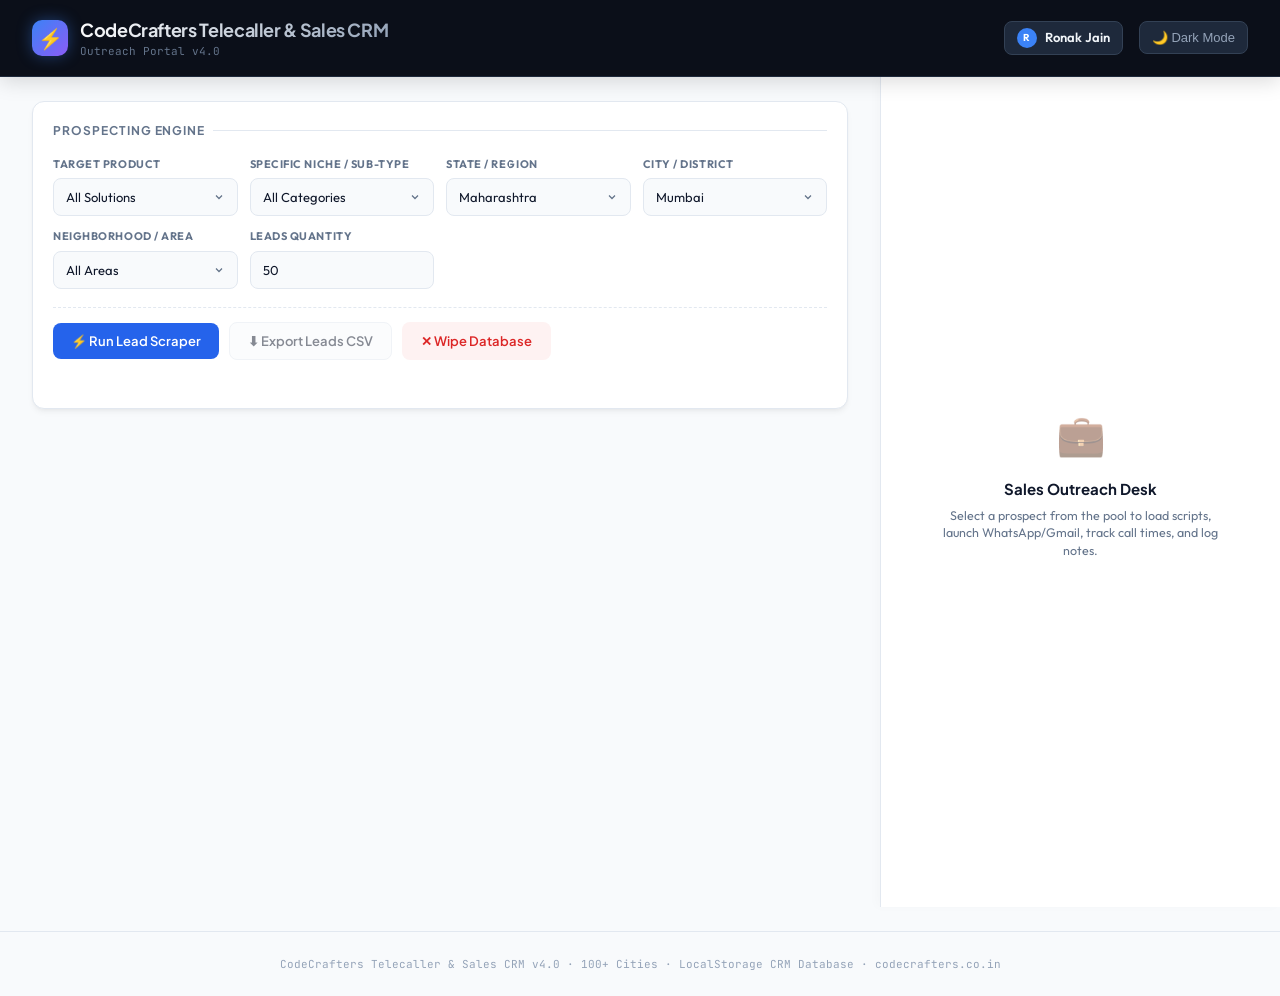
<file: telecaller.html>
<!DOCTYPE html>
<html lang="en">

<head>
  <meta charset="UTF-8" />
  <meta name="viewport" content="width=device-width, initial-scale=1.0" />
  <title>Telecaller Portal & Sales CRM — CodeCrafters Agency</title>
  
  <!-- Premium Fonts -->
  <link rel="preconnect" href="https://fonts.googleapis.com">
  <link rel="preconnect" href="https://fonts.gstatic.com" crossorigin>
  <link href="https://fonts.googleapis.com/css2?family=Plus+Jakarta+Sans:wght@300;400;500;600;700;800&family=Outfit:wght@300;400;500;600;700;800&family=JetBrains+Mono:wght@400;500;600&display=swap" rel="stylesheet">
  
  <style>
    :root {
      /* Premium Light Theme */
      --bg: #F8FAFC;
      --card: #FFFFFF;
      --border: #E2E8F0;
      --text-main: #0F172A;
      --text-muted: #64748B;
      --text-sub: #94A3B8;
      --accent: #2563EB;
      --accent-light: #EFF6FF;
      --sidebar-bg: #FFFFFF;
      --shadow: 0 4px 6px -1px rgb(0 0 0 / 0.05), 0 2px 4px -2px rgb(0 0 0 / 0.05);

      /* Status Colors */
      --green-bg: #ECFDF5;
      --green-text: #059669;
      --blue-bg: #EFF6FF;
      --blue-text: #2563EB;
      --orange-bg: #FFFBEB;
      --orange-text: #D97706;
      --red-bg: #FEF2F2;
      --red-text: #DC2626;
      --purple-bg: #F5F3FF;
      --purple-text: #7C3AED;
      --teal-bg: #F0FDFA;
      --teal-text: #0D9488;

      --radius: 12px;
      --radius-sm: 8px;
      --transition: all 0.2s cubic-bezier(0.4, 0, 0.2, 1);
    }

    body.dark-mode {
      /* Cyberpunk / High-end Dark Theme */
      --bg: #0B0F19;
      --card: #151D30;
      --border: #243049;
      --text-main: #F1F5F9;
      --text-muted: #94A3B8;
      --text-sub: #64748B;
      --accent: #3B82F6;
      --accent-light: #1E293B;
      --sidebar-bg: #111827;
      --shadow: 0 10px 15px -3px rgb(0 0 0 / 0.3), 0 4px 6px -4px rgb(0 0 0 / 0.3);

      --green-bg: #064E3B;
      --green-text: #34D399;
      --blue-bg: #1E3A8A;
      --blue-text: #93C5FD;
      --orange-bg: #78350F;
      --orange-text: #FBBF24;
      --red-bg: #7F1D1D;
      --red-text: #FCA5A5;
      --purple-bg: #4C1D95;
      --purple-text: #C084FC;
      --teal-bg: #115E59;
      --teal-text: #99F6E4;
    }

    * {
      box-sizing: border-box;
      margin: 0;
      padding: 0;
    }

    body {
      font-family: 'Outfit', sans-serif;
      background: var(--bg);
      color: var(--text-main);
      min-height: 100vh;
      font-size: 14px;
      line-height: 1.5;
      transition: var(--transition);
      overflow-x: hidden;
    }

    /* Header Section */
    .header {
      background: #0B0F19;
      color: #FFFFFF;
      padding: 16px 32px;
      display: flex;
      align-items: center;
      justify-content: space-between;
      position: sticky;
      top: 0;
      z-index: 100;
      border-bottom: 1px solid #1E293B;
      box-shadow: 0 4px 20px rgba(0, 0, 0, 0.15);
    }

    .header-logo {
      display: flex;
      align-items: center;
      gap: 12px;
    }

    .logo-icon {
      background: linear-gradient(135deg, #3B82F6, #8B5CF6);
      color: #fff;
      width: 36px;
      height: 36px;
      border-radius: 10px;
      display: flex;
      align-items: center;
      justify-content: center;
      font-weight: 800;
      font-size: 20px;
      font-family: 'Plus Jakarta Sans', sans-serif;
      box-shadow: 0 0 15px rgba(59, 130, 246, 0.4);
    }

    .header-title-wrap {
      display: flex;
      flex-direction: column;
    }

    .header-title {
      font-family: 'Plus Jakarta Sans', sans-serif;
      font-size: 18px;
      font-weight: 700;
      letter-spacing: -0.02em;
      background: linear-gradient(135deg, #FFFFFF, #94A3B8);
      -webkit-background-clip: text;
      -webkit-text-fill-color: transparent;
    }

    .header-subtitle {
      font-size: 11px;
      color: #64748B;
      font-family: 'JetBrains Mono', monospace;
    }

    .header-actions {
      display: flex;
      align-items: center;
      gap: 16px;
    }

    .agent-badge {
      background: #1E293B;
      border: 1px solid #334155;
      color: #F1F5F9;
      padding: 6px 12px;
      border-radius: var(--radius-sm);
      display: flex;
      align-items: center;
      gap: 8px;
      font-size: 13px;
    }

    .agent-avatar {
      width: 20px;
      height: 20px;
      background: #3B82F6;
      color: white;
      border-radius: 50%;
      display: flex;
      align-items: center;
      justify-content: center;
      font-size: 10px;
      font-weight: 700;
    }

    .theme-toggle {
      background: #1E293B;
      border: 1px solid #334155;
      color: #94A3B8;
      padding: 8px 12px;
      border-radius: var(--radius-sm);
      cursor: pointer;
      font-size: 13px;
      display: flex;
      align-items: center;
      gap: 6px;
      font-weight: 500;
      transition: var(--transition);
    }

    .theme-toggle:hover {
      color: #FFFFFF;
      border-color: #475569;
      background: #273549;
    }

    /* Layout */
    .workspace-layout {
      display: grid;
      grid-template-columns: 1fr 400px;
      min-height: calc(100vh - 70px);
      transition: var(--transition);
    }



    .workspace-main {
      padding: 24px 32px;
      overflow-y: auto;
    }

    /* Cards */
    .card {
      background: var(--card);
      border: 1px solid var(--border);
      border-radius: var(--radius);
      padding: 20px;
      margin-bottom: 18px;
      box-shadow: var(--shadow);
      transition: var(--transition);
    }

    .card-title {
      font-family: 'Plus Jakarta Sans', sans-serif;
      font-size: 12px;
      font-weight: 700;
      letter-spacing: .08em;
      color: var(--text-muted);
      margin-bottom: 16px;
      display: flex;
      align-items: center;
      gap: 8px;
      text-transform: uppercase;
    }

    .card-title::after {
      content: '';
      flex: 1;
      height: 1px;
      background: var(--border);
    }

    /* Grid Form */
    .fgrid {
      display: grid;
      grid-template-columns: repeat(auto-fit, minmax(170px, 1fr));
      gap: 12px;
    }

    .ff {
      display: flex;
      flex-direction: column;
      gap: 6px;
    }

    .fl {
      font-size: 11px;
      font-weight: 700;
      color: var(--text-muted);
      letter-spacing: .05em;
      text-transform: uppercase;
    }

    select,
    input[type=number],
    input[type=text],
    input[type=datetime-local],
    textarea {
      font-family: 'Outfit', sans-serif;
      font-size: 13px;
      color: var(--text-main);
      background: var(--bg);
      border: 1px solid var(--border);
      border-radius: var(--radius-sm);
      padding: 10px 12px;
      width: 100%;
      transition: var(--transition);
      outline: none;
    }

    select:focus,
    input:focus,
    textarea:focus {
      border-color: var(--accent);
      box-shadow: 0 0 0 3px rgba(37, 99, 235, 0.15);
      background: var(--card);
    }

    select {
      appearance: none;
      background-image: url("data:image/svg+xml,%3Csvg xmlns='http://www.w3.org/2000/svg' width='12' height='12' viewBox='0 0 24 24' fill='none' stroke='%2364748B' stroke-width='2.5'%3E%3Cpath d='m6 9 6 6 6-6'/%3E%3C/svg%3E");
      background-repeat: no-repeat;
      background-position: right 12px center;
      padding-right: 32px;
    }

    .btn-row {
      display: flex;
      gap: 10px;
      flex-wrap: wrap;
      align-items: center;
      margin-top: 18px;
      padding-top: 14px;
      border-top: 1px dashed var(--border);
    }

    .btn {
      font-family: 'Plus Jakarta Sans', sans-serif;
      font-size: 13px;
      font-weight: 600;
      border-radius: var(--radius-sm);
      padding: 10px 18px;
      cursor: pointer;
      border: none;
      transition: var(--transition);
      display: inline-flex;
      align-items: center;
      justify-content: center;
      gap: 8px;
    }

    .btn-primary {
      background: var(--accent);
      color: #FFFFFF;
    }

    .btn-primary:hover {
      background: #1D4ED8;
      transform: translateY(-1px);
      box-shadow: 0 4px 12px rgba(37, 99, 235, 0.2);
    }

    .btn-secondary {
      background: var(--bg);
      color: var(--text-main);
      border: 1px solid var(--border);
    }

    .btn-secondary:hover:not(:disabled) {
      background: var(--border);
      color: var(--text-main);
    }

    .btn-secondary:disabled {
      opacity: .5;
      cursor: not-allowed;
    }

    .btn-danger {
      background: var(--red-bg);
      color: var(--red-text);
      border: 1px solid transparent;
    }

    .btn-danger:hover {
      background: #FECACA;
      color: #B91C1C;
    }

    .btn-xs {
      padding: 6px 12px;
      font-size: 11px;
      border-radius: 6px;
    }

    .sbar {
      font-size: 11px;
      color: var(--green-text);
      min-height: 18px;
      margin-top: 10px;
      font-family: 'JetBrains Mono', monospace;
      display: flex;
      align-items: center;
      gap: 6px;
    }

    /* Stats Grid */
    .stats-grid {
      display: none;
      grid-template-columns: repeat(auto-fit, minmax(130px, 1fr));
      gap: 12px;
      margin-bottom: 18px;
    }

    .stat {
      background: var(--card);
      border: 1px solid var(--border);
      border-radius: var(--radius);
      padding: 14px 16px;
      box-shadow: var(--shadow);
      position: relative;
      overflow: hidden;
    }

    .stat::before {
      content: '';
      position: absolute;
      top: 0;
      left: 0;
      width: 4px;
      height: 100%;
      background: var(--border);
    }

    .stat.stat-total::before { background: var(--accent); }
    .stat.stat-called::before { background: var(--green-text); }
    .stat.stat-callback::before { background: var(--orange-text); }
    .stat.stat-pending::before { background: var(--text-sub); }
    .stat.stat-noweb::before { background: var(--red-text); }

    .stat-num {
      font-size: 26px;
      font-weight: 700;
      font-family: 'JetBrains Mono', monospace;
      line-height: 1.1;
      letter-spacing: -0.03em;
    }

    .stat-label {
      font-size: 11px;
      color: var(--text-muted);
      margin-top: 6px;
      font-weight: 600;
      text-transform: uppercase;
      letter-spacing: 0.03em;
    }

    /* Calling Progress Widget */
    .progress-widget {
      display: none;
      margin-bottom: 18px;
    }

    .progress-bar-container {
      width: 100%;
      height: 8px;
      background: var(--bg);
      border-radius: 99px;
      overflow: hidden;
      margin-top: 8px;
      border: 1px solid var(--border);
    }

    .progress-bar-fill {
      height: 100%;
      background: linear-gradient(90deg, #3B82F6, #10B981);
      width: 0%;
      transition: width 0.4s ease;
    }

    .progress-text-row {
      display: flex;
      justify-content: space-between;
      font-size: 11px;
      font-weight: 600;
      color: var(--text-muted);
    }

    /* Filter Section */
    .filter-section {
      display: none;
      margin-bottom: 18px;
    }

    .quick-row {
      display: grid;
      grid-template-columns: 2fr 1fr 1fr;
      gap: 12px;
      margin-bottom: 14px;
    }

    @media(max-width: 768px) {
      .quick-row {
        grid-template-columns: 1fr;
      }
    }

    .search-wrap {
      position: relative;
    }

    .search-wrap input {
      padding-left: 36px;
    }

    .search-icon {
      position: absolute;
      left: 12px;
      top: 50%;
      transform: translateY(-50%);
      color: var(--text-sub);
      pointer-events: none;
      font-size: 14px;
    }

    .filter-row {
      display: flex;
      gap: 8px;
      flex-wrap: wrap;
      align-items: center;
      margin-bottom: 8px;
    }

    .filter-row:last-child {
      margin-bottom: 0;
    }

    .filter-label {
      font-size: 11px;
      font-weight: 700;
      color: var(--text-muted);
      letter-spacing: .05em;
      min-width: 100px;
      text-transform: uppercase;
    }

    .chip {
      font-size: 11.5px;
      padding: 5px 12px;
      border-radius: 99px;
      border: 1px solid var(--border);
      background: var(--bg);
      color: var(--text-muted);
      cursor: pointer;
      transition: var(--transition);
      font-weight: 500;
      display: inline-flex;
      align-items: center;
      gap: 4px;
    }

    .chip:hover {
      background: var(--border);
      color: var(--text-main);
    }

    .chip.active {
      background: var(--accent);
      color: #FFFFFF;
      border-color: var(--accent);
      box-shadow: 0 2px 8px rgba(37, 99, 235, 0.15);
    }

    /* Table Styles */
    .table-wrap {
      display: none;
      overflow-x: auto;
      border: 1px solid var(--border);
      border-radius: var(--radius);
      box-shadow: var(--shadow);
      background: var(--card);
    }

    .res-info {
      font-size: 11px;
      color: var(--text-muted);
      padding: 12px 18px;
      background: var(--bg);
      border-bottom: 1px solid var(--border);
      font-family: 'JetBrains Mono', monospace;
      font-weight: 500;
    }

    table {
      width: 100%;
      border-collapse: collapse;
      font-size: 13px;
      background: var(--card);
      text-align: left;
    }

    th {
      padding: 12px 16px;
      font-size: 11px;
      font-weight: 700;
      letter-spacing: .05em;
      color: var(--text-muted);
      background: var(--bg);
      border-bottom: 1px solid var(--border);
      cursor: pointer;
      white-space: nowrap;
      user-select: none;
      transition: var(--transition);
      text-transform: uppercase;
    }

    th:hover {
      color: var(--text-main);
      background: var(--border);
    }

    td {
      padding: 12px 16px;
      border-bottom: 1px solid var(--border);
      vertical-align: middle;
      color: var(--text-main);
    }

    tr:last-child td {
      border-bottom: none;
    }

    tr.active-row td {
      background: var(--accent-light) !important;
    }

    tr:hover td {
      background: var(--bg);
      cursor: pointer;
    }

    .bname {
      font-weight: 600;
      font-family: 'Plus Jakarta Sans', sans-serif;
      font-size: 13.5px;
      color: var(--text-main);
    }

    .bphone {
      font-size: 11.5px;
      color: var(--text-muted);
      font-family: 'JetBrains Mono', monospace;
      margin-top: 2px;
    }

    .badge {
      display: inline-flex;
      align-items: center;
      font-size: 10px;
      padding: 3px 8px;
      border-radius: 99px;
      font-weight: 600;
      white-space: nowrap;
      letter-spacing: -0.01em;
    }

    .b-med { background: var(--green-bg); color: var(--green-text); }
    .b-crm { background: var(--blue-bg); color: var(--blue-text); }
    .b-web { background: var(--orange-bg); color: var(--orange-text); }
    .b-yes { background: var(--green-bg); color: var(--green-text); }
    .b-no { background: var(--red-bg); color: var(--red-text); }

    /* Custom Status Badges */
    .b-pending { background: var(--bg); color: var(--text-muted); border: 1px solid var(--border); }
    .b-interested { background: var(--green-bg); color: var(--green-text); }
    .b-callback { background: var(--orange-bg); color: var(--orange-text); }
    .b-busy { background: var(--blue-bg); color: var(--blue-text); }
    .b-rejected { background: var(--red-bg); color: var(--red-text); }
    .b-emailed { background: var(--purple-bg); color: var(--purple-text); }
    .b-whatsapp { background: var(--teal-bg); color: var(--teal-text); }

    .b-small { background: var(--bg); color: var(--text-muted); border: 1px solid var(--border); }
    .b-medium { background: var(--blue-bg); color: var(--blue-text); }
    .b-large { background: var(--purple-bg); color: var(--purple-text); }
    .b-claimed { background: var(--green-bg); color: var(--green-text); }
    .b-unclaimed { background: var(--red-bg); color: var(--red-text); }
    .b-reviews { background: var(--orange-bg); color: var(--orange-text); }

    .tier-badge {
      display: inline-block;
      font-size: 9px;
      padding: 1px 4px;
      border-radius: 4px;
      font-weight: 700;
      font-family: 'JetBrains Mono', monospace;
      margin-left: 6px;
      vertical-align: middle;
    }

    .tier1 { background: var(--text-main); color: var(--bg); }
    .tier2 { background: var(--blue-bg); color: var(--blue-text); }
    .tier3 { background: var(--orange-bg); color: var(--orange-text); }

    .row-action-btn {
      background: transparent;
      border: 1px solid var(--border);
      color: var(--text-muted);
      width: 28px;
      height: 28px;
      border-radius: 6px;
      cursor: pointer;
      display: inline-flex;
      align-items: center;
      justify-content: center;
      transition: var(--transition);
    }

    .row-action-btn:hover {
      color: var(--accent);
      border-color: var(--accent);
      background: var(--accent-light);
    }

    /* Outreach Workspace Sidebar */
    .workspace-sidebar {
      background: var(--sidebar-bg);
      border-left: 1px solid var(--border);
      padding: 24px;
      overflow-y: auto;
      position: sticky;
      top: 70px;
      height: calc(100vh - 70px);
      box-shadow: -4px 0 10px rgba(0, 0, 0, 0.02);
    }

    .sidebar-header {
      display: flex;
      justify-content: space-between;
      align-items: flex-start;
      margin-bottom: 18px;
    }

    .sidebar-close {
      background: transparent;
      border: none;
      color: var(--text-muted);
      font-size: 20px;
      cursor: pointer;
      display: flex;
      align-items: center;
      justify-content: center;
      width: 32px;
      height: 32px;
      border-radius: var(--radius-sm);
      transition: var(--transition);
    }

    .sidebar-close:hover {
      background: var(--bg);
      color: var(--text-main);
    }

    .empty-sidebar {
      height: 100%;
      display: flex;
      flex-direction: column;
      align-items: center;
      justify-content: center;
      text-align: center;
      color: var(--text-muted);
      padding: 10px 0;
    }

    .empty-icon {
      font-size: 40px;
      margin-bottom: 14px;
      opacity: 0.5;
    }

    .empty-title {
      font-family: 'Plus Jakarta Sans', sans-serif;
      font-size: 15px;
      font-weight: 700;
      color: var(--text-main);
      margin-bottom: 6px;
    }

    .empty-desc {
      font-size: 12.5px;
      line-height: 1.4;
      max-width: 280px;
      margin-bottom: 20px;
    }

    .lead-title-area {
      margin-bottom: 16px;
    }

    .lead-name {
      font-family: 'Plus Jakarta Sans', sans-serif;
      font-size: 18px;
      font-weight: 700;
      line-height: 1.3;
      color: var(--text-main);
      margin-bottom: 4px;
    }

    .lead-sub {
      font-size: 12px;
      color: var(--text-muted);
      display: flex;
      align-items: center;
      gap: 6px;
      flex-wrap: wrap;
    }

    .sidebar-section {
      margin-bottom: 20px;
      padding-bottom: 16px;
      border-bottom: 1px solid var(--border);
    }

    .sidebar-section:last-child {
      border-bottom: none;
    }

    .section-label {
      font-size: 10.5px;
      font-weight: 700;
      color: var(--text-sub);
      letter-spacing: .08em;
      text-transform: uppercase;
      margin-bottom: 8px;
      display: block;
    }

    .lead-info-grid {
      display: grid;
      grid-template-columns: 1fr 1fr;
      gap: 10px;
    }

    .info-item {
      background: var(--bg);
      border: 1px solid var(--border);
      border-radius: var(--radius-sm);
      padding: 10px;
    }

    .info-val {
      font-weight: 600;
      font-size: 13px;
      word-break: break-all;
    }

    .info-lbl {
      font-size: 10px;
      color: var(--text-muted);
      margin-top: 2px;
      text-transform: uppercase;
      font-weight: 500;
    }

    /* Live Timer Card */
    .timer-card {
      background: var(--bg);
      border: 1px solid var(--border);
      border-radius: var(--radius-sm);
      padding: 12px;
      display: flex;
      align-items: center;
      justify-content: space-between;
    }
    .timer-display {
      font-family: 'JetBrains Mono', monospace;
      font-size: 20px;
      font-weight: 700;
      color: var(--accent);
    }
    .timer-actions {
      display: flex;
      gap: 6px;
    }

    /* Log outcomes grid */
    .outcome-grid {
      display: grid;
      grid-template-columns: 1fr 1fr;
      gap: 8px;
      margin-bottom: 10px;
    }

    .outcome-btn {
      font-family: 'Plus Jakarta Sans', sans-serif;
      font-size: 12px;
      font-weight: 600;
      padding: 10px 8px;
      border-radius: var(--radius-sm);
      border: 1px solid var(--border);
      background: var(--card);
      color: var(--text-main);
      cursor: pointer;
      transition: var(--transition);
      display: flex;
      align-items: center;
      justify-content: center;
      gap: 6px;
    }

    .outcome-btn:hover {
      transform: translateY(-1px);
      box-shadow: 0 2px 4px rgba(0,0,0,0.05);
    }

    .outcome-btn.active-interested { background: var(--green-bg); color: var(--green-text); border-color: var(--green-text); }
    .outcome-btn.active-callback { background: var(--orange-bg); color: var(--orange-text); border-color: var(--orange-text); }
    .outcome-btn.active-busy { background: var(--blue-bg); color: var(--blue-text); border-color: var(--blue-text); }
    .outcome-btn.active-rejected { background: var(--red-bg); color: var(--red-text); border-color: var(--red-text); }

    .action-deck {
      display: grid;
      grid-template-columns: repeat(3, 1fr);
      gap: 8px;
      margin-bottom: 14px;
    }

    .deck-btn {
      display: flex;
      flex-direction: column;
      align-items: center;
      justify-content: center;
      background: var(--bg);
      border: 1px solid var(--border);
      color: var(--text-main);
      padding: 12px 8px;
      border-radius: var(--radius-sm);
      cursor: pointer;
      font-family: 'Plus Jakarta Sans', sans-serif;
      font-size: 11px;
      font-weight: 600;
      gap: 6px;
      transition: var(--transition);
    }

    .deck-btn:hover {
      background: var(--accent-light);
      color: var(--accent);
      border-color: var(--accent);
    }

    .deck-btn.active-status {
      background: var(--green-bg);
      color: var(--green-text);
      border-color: #A7F3D0;
    }

    .deck-btn.active-email {
      background: var(--purple-bg);
      color: var(--purple-text);
      border-color: #DDD6FE;
    }

    .deck-btn-icon {
      font-size: 16px;
    }

    /* Callback Reminders list in empty state */
    .callback-list-card {
      background: var(--bg);
      border: 1px solid var(--border);
      border-radius: var(--radius-sm);
      width: 100%;
      text-align: left;
      padding: 12px;
      margin-top: 10px;
      max-height: 280px;
      overflow-y: auto;
    }

    .callback-item {
      padding: 8px;
      border-bottom: 1px dashed var(--border);
      font-size: 12px;
      display: flex;
      justify-content: space-between;
      align-items: center;
      cursor: pointer;
      transition: var(--transition);
    }

    .callback-item:hover {
      background: var(--card);
    }

    .callback-item:last-child {
      border-bottom: none;
    }

    .callback-meta {
      display: flex;
      flex-direction: column;
      gap: 2px;
    }

    .callback-time-lbl {
      font-family: 'JetBrains Mono', monospace;
      color: var(--orange-text);
      font-size: 10.5px;
      font-weight: 600;
    }

    .callback-biz {
      font-weight: 600;
      color: var(--text-main);
    }

    .callback-btn {
      background: var(--accent);
      color: white;
      border: none;
      padding: 4px 8px;
      border-radius: 4px;
      font-size: 10px;
      font-weight: 600;
      cursor: pointer;
    }

    /* Interactive Script Tabs */
    .tabs {
      display: flex;
      border-bottom: 1px solid var(--border);
      margin-bottom: 12px;
      gap: 4px;
    }

    .tab {
      flex: 1;
      text-align: center;
      padding: 8px 4px;
      font-size: 11.5px;
      font-weight: 600;
      color: var(--text-muted);
      cursor: pointer;
      border-bottom: 2px solid transparent;
      transition: var(--transition);
      font-family: 'Plus Jakarta Sans', sans-serif;
    }

    .tab:hover {
      color: var(--text-main);
    }

    .tab.active {
      color: var(--accent);
      border-bottom-color: var(--accent);
    }

    .tab-panel {
      display: none;
    }

    .tab-panel.active {
      display: block;
    }

    .script-box {
      background: var(--bg);
      border: 1px solid var(--border);
      border-radius: var(--radius-sm);
      padding: 12px;
      font-size: 12.5px;
      max-height: 250px;
      overflow-y: auto;
      margin-bottom: 10px;
    }

    .script-step {
      margin-bottom: 10px;
      padding-bottom: 8px;
      border-bottom: 1px dashed var(--border);
    }

    .script-step:last-child {
      margin-bottom: 0;
      padding-bottom: 0;
      border-bottom: none;
    }

    .step-lbl {
      font-size: 9.5px;
      font-weight: 700;
      color: var(--accent);
      text-transform: uppercase;
      margin-bottom: 2px;
      display: block;
    }

    .email-meta {
      background: var(--bg);
      border: 1px solid var(--border);
      border-radius: var(--radius-sm) var(--radius-sm) 0 0;
      padding: 8px 12px;
      border-bottom: none;
      font-size: 11.5px;
    }

    .email-meta div {
      margin-bottom: 4px;
    }

    .email-meta div:last-child {
      margin-bottom: 0;
    }

    .email-textarea {
      border-radius: 0 0 var(--radius-sm) var(--radius-sm);
      font-family: inherit;
      font-size: 12px;
      height: 140px;
      resize: none;
      line-height: 1.4;
      background: var(--bg);
    }

    .note-textarea {
      font-size: 12.5px;
      height: 70px;
      resize: none;
      line-height: 1.4;
      background: var(--bg);
    }

    .footer {
      text-align: center;
      padding: 24px;
      font-size: 11px;
      color: var(--text-sub);
      font-family: 'JetBrains Mono', monospace;
      border-top: 1px solid var(--border);
      margin-top: 24px;
    }

    .no-results {
      text-align: center;
      padding: 48px;
      color: var(--text-muted);
      font-size: 13.5px;
    }

    .chips-container {
      display: flex;
      gap: 8px;
      overflow-x: auto;
      white-space: nowrap;
      scrollbar-width: none;
      -ms-overflow-style: none;
      padding: 4px 0;
      width: 100%;
    }
    .chips-container::-webkit-scrollbar {
      display: none;
    }
    .chip {
      flex-shrink: 0;
    }

    /* ==========================================================================
       MOBILE RESPONSIVENESS OVERRIDES (State-of-the-Art UX)
       ========================================================================== */
    @media (max-width: 768px) {
      .workspace-main {
        padding: 16px 12px;
      }

      /* Stats Grid Layout on mobile */
      .stats-grid {
        grid-template-columns: repeat(2, 1fr) !important;
        gap: 8px !important;
      }
      
      .stat {
        padding: 10px 12px;
      }
      
      .stat-num {
        font-size: 20px;
      }
      
      /* Card forms and filter sections */
      .card {
        padding: 14px;
        margin-bottom: 12px;
      }

      .btn-row {
        flex-direction: column;
        align-items: stretch;
        gap: 8px;
      }

      .btn {
        width: 100%;
        padding: 12px;
      }

      /* Dynamically convert Table into Gorgeous Cards */
      .table-wrap {
        border: none;
        box-shadow: none;
        background: transparent;
      }

      .res-info {
        border-radius: var(--radius-sm);
        margin-bottom: 8px;
        border: 1px solid var(--border);
      }

      table, thead, tbody, th, td, tr {
        display: block;
        width: 100% !important;
      }

      thead {
        display: none !important; /* Hide headers on mobile */
      }

      tr {
        background: var(--card);
        border: 1px solid var(--border);
        border-radius: var(--radius);
        margin-bottom: 12px;
        padding: 14px;
        box-shadow: var(--shadow);
        transition: var(--transition);
      }

      tr.active-row {
        border-color: var(--accent);
        background: var(--accent-light) !important;
      }

      td {
        border: none !important;
        padding: 6px 0 !important;
        display: flex !important;
        align-items: center !important;
        justify-content: space-between !important;
        text-align: right !important;
        font-size: 12.5px;
      }

      /* Generate labels dynamically from data-label attributes */
      td::before {
        content: attr(data-label);
        font-size: 11px;
        font-weight: 700;
        color: var(--text-muted);
        text-transform: uppercase;
        letter-spacing: 0.05em;
        text-align: left;
      }

      /* Style first-child (Business Name) as card header */
      td:first-child {
        padding-bottom: 8px !important;
        border-bottom: 1px dashed var(--border) !important;
        margin-bottom: 8px;
        display: block !important;
        text-align: left !important;
      }

      td:first-child::before {
        display: none !important;
      }

      td:last-child {
        display: none !important; /* Hide direct action button on mobile (whole card is clickable) */
      }

      .bname {
        font-size: 15px;
        color: var(--text-main);
      }

      .bphone {
        margin-top: 4px;
        font-size: 12px;
      }
    }

    @media (max-width: 600px) {
      .header {
        flex-direction: column;
        gap: 12px;
        padding: 12px 16px;
        align-items: stretch;
        text-align: center;
      }

      .header-logo {
        justify-content: center;
      }

      .header-actions {
        justify-content: space-between;
      }
      
      .filter-row {
        flex-direction: column;
        align-items: flex-start;
        gap: 6px;
      }
      
      .filter-label {
        margin-bottom: 2px;
      }
    }

    /* Mobile Layout Cascading Overrides (Positioned at bottom for perfect override priority) */
    @media (max-width: 1200px) {
      .workspace-layout {
        grid-template-columns: 1fr;
      }

      .workspace-sidebar {
        position: fixed !important;
        right: -100% !important;
        top: 70px !important;
        bottom: 0 !important;
        height: calc(100vh - 70px) !important;
        width: 420px !important;
        z-index: 2000 !important; /* High z-index to overlay lead database */
        box-shadow: -10px 0 30px rgba(0, 0, 0, 0.25) !important;
        transition: right 0.3s ease-in-out !important;
        border-left: none !important;
      }

      .workspace-sidebar.active {
        right: 0 !important;
      }
    }

    @media (max-width: 768px) {
      .workspace-sidebar {
        width: 100% !important;
        top: 0 !important; /* Cover whole screen height on phones for premium sheet experience */
        height: 100vh !important;
      }
    }
  </style>
</head>

<body>

  <div class="header">
    <div class="header-logo">
      <div class="logo-icon">&#9889;</div>
      <div class="header-title-wrap">
        <span class="header-title">CodeCrafters Telecaller &amp; Sales CRM</span>
        <span class="header-subtitle">Outreach Portal v4.0</span>
      </div>
    </div>
    <div class="header-actions">
      <div class="agent-badge">
        <div class="agent-avatar" id="agentInitial">R</div>
        <span id="agentName" onclick="editAgentName()" style="cursor:pointer; font-weight:600;" title="Click to edit name">Ronak Jain</span>
      </div>
      <button class="theme-toggle" onclick="toggleTheme()">
        <span id="themeBtnText">🌙 Dark Mode</span>
      </button>
    </div>
  </div>

  <div class="workspace-layout">

    <!-- Left Side: Lead Generation and Database -->
    <div class="workspace-main">

      <!-- lead gen section -->
      <div class="card">
        <div class="card-title">PROSPECTING ENGINE</div>
        <div class="fgrid">
          <div class="ff">
            <span class="fl">TARGET PRODUCT</span>
            <select id="prod" onchange="updateSubtypes()">
              <option value="all">All Solutions</option>
              <option value="med">Mediva360 &mdash; Clinics</option>
              <option value="crm">CRM &mdash; Business SaaS</option>
              <option value="web">Web Design &mdash; CodeCrafters</option>
            </select>
          </div>
          <div class="ff">
            <span class="fl">SPECIFIC NICHE / SUB-TYPE</span>
            <select id="subtype">
              <option value="">All Categories</option>
            </select>
          </div>
          <div class="ff">
            <span class="fl">STATE / REGION</span>
            <select id="state" onchange="fillCities()"></select>
          </div>
          <div class="ff">
            <span class="fl">CITY / DISTRICT</span>
            <select id="city" onchange="fillAreas()"></select>
          </div>
          <div class="ff">
            <span class="fl">NEIGHBORHOOD / AREA</span>
            <select id="area"></select>
          </div>
          <div class="ff">
            <span class="fl">LEADS QUANTITY</span>
            <input type="number" id="cnt" value="50" min="5" max="150" />
          </div>
        </div>
        <div class="btn-row">
          <button class="btn btn-primary" onclick="generate()">&#9889; Run Lead Scraper</button>
          <button class="btn btn-secondary" id="csvbtn" onclick="doCSV()" disabled>&#11015; Export Leads CSV</button>
          <button class="btn btn-danger" onclick="clearAll()">&#10005; Wipe Database</button>
        </div>
        <div class="sbar" id="sbar"></div>
      </div>

      <!-- CRM Statistics dashboard -->
      <div class="stats-grid" id="statsRow">
        <div class="stat stat-total">
          <div class="stat-num" id="s0">0</div>
          <div class="stat-label">Total Leads</div>
        </div>
        <div class="stat stat-called">
          <div class="stat-num" id="s1">0</div>
          <div class="stat-label">Interested 🔥</div>
        </div>
        <div class="stat stat-callback">
          <div class="stat-num" id="s1_e">0</div>
          <div class="stat-label">Callbacks 📅</div>
        </div>
        <div class="stat stat-pending">
          <div class="stat-num" id="s2">0</div>
          <div class="stat-label">Ready to Call</div>
        </div>
        <div class="stat stat-noweb">
          <div class="stat-num" id="s3">0</div>
          <div class="stat-label">No Website ⚠️</div>
        </div>
      </div>

      <!-- Call progress bar widget -->
      <div class="card progress-widget" id="progressWidget">
        <div class="progress-text-row">
          <span>DAILY OUTREACH TARGET</span>
          <span id="progressStats">0 / 30 Calls Done (0%)</span>
        </div>
        <div class="progress-bar-container">
          <div class="progress-bar-fill" id="progressBarFill"></div>
        </div>
      </div>

      <!-- Search & Filter deck -->
      <div class="filter-section" id="filterSection">
        <div class="card">
          <div class="card-title">FILTER &amp; SEGMENTATION</div>
          <div class="quick-row">
            <div class="search-wrap">
              <span class="search-icon">&#128269;</span>
              <input type="text" id="searchBox" placeholder="Quick search name, contact, area, phone..."
                oninput="applyFilters()" />
            </div>
            <select id="typeFilter" onchange="applyFilters()">
              <option value="">All Niches</option>
            </select>
            <select id="prodFilter" onchange="applyFilters()">
              <option value="">All Solutions</option>
              <option value="Mediva360">Mediva360</option>
              <option value="CRM Software">CRM Software</option>
              <option value="Website">Website Development</option>
            </select>
          </div>

          <div class="filter-row">
            <span class="filter-label">WEBSITE:</span>
            <div class="chips-container">
              <button class="chip active" id="wAll" onclick="setF('web','all')">All</button>
              <button class="chip" id="wNo" onclick="setF('web','no')">&#10005; Missing Website</button>
              <button class="chip" id="wYes" onclick="setF('web','yes')">&#10003; Has Website</button>
            </div>
          </div>
          <div class="filter-row">
            <span class="filter-label">GOOGLE MAPS:</span>
            <div class="chips-container">
              <button class="chip active" id="gAll" onclick="setF('gbp','all')">All Listings</button>
              <button class="chip" id="gUnclaimed" onclick="setF('gbp','unclaimed')">&#9888; Unclaimed Profile</button>
              <button class="chip" id="gReviews" onclick="setF('gbp','reviews')">&#9733; Needs Reviews</button>
              <button class="chip" id="gOk" onclick="setF('gbp','ok')">&#10003; Optimized</button>
            </div>
          </div>
          <div class="filter-row">
            <span class="filter-label">TICKET SIZE:</span>
            <div class="chips-container">
              <button class="chip active" id="szAll" onclick="setF('size','all')">All Scales</button>
              <button class="chip" id="szSmall" onclick="setF('size','Small')">Small Shop</button>
              <button class="chip" id="szMedium" onclick="setF('size','Medium')">Medium Enterprise</button>
              <button class="chip" id="szLarge" onclick="setF('size','Large')">Large Enterprise</button>
            </div>
          </div>
          <div class="filter-row">
            <span class="filter-label">OUTREACH:</span>
            <div class="chips-container">
              <button class="chip active" id="stAll" onclick="setF('status','all')">All Leads</button>
              <button class="chip" id="stPend" onclick="setF('status','Pending')">Ready to Call</button>
              <button class="chip" id="stInter" onclick="setF('status','Interested')">Interested 🔥</button>
              <button class="chip" id="stCallb" onclick="setF('status','Callback')">Callbacks 📅</button>
              <button class="chip" id="stDone" onclick="setF('status','Done')">No Ans/Other</button>
            </div>
          </div>
        </div>
      </div>

      <!-- lead table -->
      <div class="table-wrap" id="twrap">
        <div class="res-info" id="resInfo"></div>
        <table>
          <thead>
            <tr>
              <th onclick="sortBy('name')" style="width:22%">Business Name &#8645;</th>
              <th onclick="sortBy('type')" style="width:14%">Niche &#8645;</th>
              <th onclick="sortBy('city')" style="width:10%">City &#8645;</th>
              <th onclick="sortBy('area')" style="width:10%">Area &#8645;</th>
              <th style="width:18%">Decision Maker</th>
              <th onclick="sortBy('hasWebsite')" style="width:8%">Website &#8645;</th>
              <th onclick="sortBy('gbp')" style="width:10%">Google Listing &#8645;</th>
              <th onclick="sortBy('status')" style="width:10%">Outreach &#8645;</th>
              <th style="width:5%">Action</th>
            </tr>
          </thead>
          <tbody id="tb"></tbody>
        </table>
      </div>

    </div>

    <!-- Right Side: Outreach Workspace Sidebar Panel -->
    <div class="workspace-sidebar" id="outreachSidebar">
      
      <!-- Empty state / Dashboard panel -->
      <div id="sidebarEmptyState" class="empty-sidebar">
        <div class="empty-icon">💼</div>
        <div class="empty-title">Sales Outreach Desk</div>
        <div class="empty-desc">Select a prospect from the pool to load scripts, launch WhatsApp/Gmail, track call times, and log notes.</div>
        
        <!-- Callback List widget for empty state -->
        <div id="upcomingCallbacksSection" style="display:none; width:100%;">
          <span class="section-label" style="text-align:left;">📅 UPCOMING CALLBACKS TODAY</span>
          <div class="callback-list-card" id="upcomingCallbacksList">
            <!-- items generated dynamically -->
          </div>
        </div>
      </div>

      <!-- Active lead details panel -->
      <div id="sidebarActiveState" style="display: none;">
        <div class="sidebar-header">
          <div class="lead-title-area">
            <div class="lead-name" id="sideLeadName">Sunrise Dental Clinic</div>
            <div class="lead-sub">
              <span class="badge b-med" id="sideLeadProd">Mediva360</span>
              <span class="tier-badge tier1" id="sideLeadTier">Tier 1</span>
              <span id="sideLeadType" style="font-weight:600">Dental Clinic</span>
            </div>
          </div>
          <button class="sidebar-close" onclick="closeSidebar()">✕</button>
        </div>

        <!-- Live Dialer & Timer -->
        <div class="sidebar-section">
          <span class="section-label">📞 Live Dialer &amp; Timer</span>
          <div class="timer-card">
            <div class="timer-display" id="callTimer">00:00</div>
            <div class="timer-actions">
              <button class="btn btn-primary btn-xs" id="startTimerBtn" onclick="toggleTimer()">Start Timer</button>
              <button class="btn btn-secondary btn-xs" id="resetTimerBtn" onclick="resetTimer()" disabled>Reset</button>
            </div>
          </div>
        </div>

        <!-- Outreach actions -->
        <div class="sidebar-section">
          <span class="section-label">Log Call Outcome</span>
          <div class="outcome-grid">
            <button class="outcome-btn" id="btnStatusInterested" onclick="changeStatus('Interested')">🔥 Interested</button>
            <button class="outcome-btn" id="btnStatusCallback" onclick="changeStatus('Callback')">📅 Callback</button>
            <button class="outcome-btn" id="btnStatusBusy" onclick="changeStatus('Busy')">🔇 Busy / NA</button>
            <button class="outcome-btn" id="btnStatusRejected" onclick="changeStatus('Not Interested')">✕ Rejected</button>
          </div>

          <!-- Callback time picker drawer -->
          <div id="callbackSchedulerDrawer" style="display:none; margin-top:10px; padding:10px; border:1px dashed var(--border); border-radius:var(--radius-sm); background:var(--bg);">
            <span class="fl" style="font-size:10px; margin-bottom:4px; display:block;">Select Callback Time:</span>
            <input type="datetime-local" id="callbackDateTime" onchange="saveCallbackTime()" style="padding:6px; font-size:12px;">
          </div>
        </div>

        <!-- Lead Dossier -->
        <div class="sidebar-section">
          <span class="section-label">Lead Information</span>
          <div class="lead-info-grid">
            <div class="info-item">
              <div class="info-val" id="sideContact" style="color:var(--text-main)">Dr. Rajesh Kumar</div>
              <div class="info-lbl">Contact Person</div>
            </div>
            <div class="info-item">
              <div class="info-val" id="sidePhone"><a href="tel:" id="sidePhoneLink"
                  style="color:var(--accent); text-decoration:none;">9988998899</a></div>
              <div class="info-lbl">Phone Number</div>
            </div>
            <div class="info-item" style="grid-column: span 2;">
              <div class="info-val" id="sideEmail" style="color:var(--text-main)">contact@sunrisedental.com</div>
              <div class="info-lbl">Email Address</div>
            </div>
            <div class="info-item">
              <div class="info-val" id="sideArea">Andheri West</div>
              <div class="info-lbl">Area/Locality</div>
            </div>
            <div class="info-item">
              <div class="info-val" id="sideGbp">Unclaimed ⚠️</div>
              <div class="info-lbl">Google Listing</div>
            </div>
          </div>
        </div>

        <!-- Interactive Copywriting Tabs -->
        <div class="sidebar-section">
          <span class="section-label">🤖 Outreach Sales Assistant</span>
          <div class="tabs">
            <div class="tab active" onclick="switchTab('call-tab')">Call Script</div>
            <div class="tab" onclick="switchTab('email-tab')">Gmail Template</div>
            <div class="tab" onclick="switchTab('wa-tab')">WhatsApp</div>
          </div>

          <!-- Call Script Tab -->
          <div class="tab-panel active" id="call-tab">
            <div class="script-box">
              <div class="script-step">
                <span class="step-lbl">1. Hook &amp; Verify Identity</span>
                <p id="scriptHook">"Hello, could I speak with Dr. Rajesh? I am calling about Sunrise Dental Clinic in
                  Andheri West."</p>
              </div>
              <div class="script-step">
                <span class="step-lbl">2. The Problem Statement</span>
                <p id="scriptProblem">"We were mapping local healthcare providers in Mumbai, and noticed Sunrise Dental
                  Clinic is missing an active appointment website. Competitors in Andheri are gaining patients online
                  who would normally go to you."</p>
              </div>
              <div class="script-step">
                <span class="step-lbl">3. Pitching Solution (CodeCrafters)</span>
                <p id="scriptSolution">"We run CodeCrafters.co.in. We can launch a premium dental website pre-integrated
                  with Mediva360 CRM so patients can book directly from their phone, sending automated booking
                  confirmations on WhatsApp."</p>
              </div>
              <div class="script-step">
                <span class="step-lbl">4. Close to Demo Call</span>
                <p>"We are offering a local Dentist launch package with zero up-front fee this week. Would you have 5
                  minutes for a live mobile demo tomorrow morning?"</p>
              </div>
            </div>
            <button class="btn btn-secondary btn-xs" style="width:100%" onclick="copyScriptText()">📋 Copy Script
              Prompt</button>
          </div>

          <!-- Gmail Tab -->
          <div class="tab-panel" id="email-tab">
            <div class="email-meta">
              <div><strong>To:</strong> <span id="mailToText">contact@sunrisedental.com</span></div>
              <div><strong>Subject:</strong> <span id="mailSubText">Patient booking proposal for Sunrise Dental Clinic</span></div>
            </div>
            <textarea class="email-textarea" id="mailBodyText"></textarea>

            <div style="display:grid; grid-template-columns:1fr 1fr; gap:6px; margin-top:8px">
              <button class="btn btn-primary btn-xs" onclick="composeGmailWeb()">✉️ Launch Gmail</button>
              <button class="btn btn-secondary btn-xs" onclick="composeMailto()">✉️ Mailto Link</button>
            </div>
            <button class="btn btn-secondary btn-xs" style="width:100%; margin-top:6px" onclick="copyEmailBody()">📋
              Copy Email Text</button>
          </div>

          <!-- WhatsApp Tab -->
          <div class="tab-panel" id="wa-tab">
            <textarea class="email-textarea" style="height:100px; margin-bottom:8px;" id="waMsgText"></textarea>
            <button class="btn btn-primary btn-xs" style="width:100%" onclick="openWhatsAppChat()">💬 Send WhatsApp Message</button>
          </div>
        </div>

        <!-- Notes logging -->
        <div class="sidebar-section">
          <span class="section-label">Outreach &amp; Call Notes</span>
          <textarea class="note-textarea" id="sideNotes"
            placeholder="Write logs here (e.g. Speak with receptionist, callback Tuesday)..."
            oninput="saveCurrentNote()"></textarea>
          <span id="saveIndicator" style="font-size:10px; color:var(--text-sub); display:block; margin-top:2px;">📝 Notes are auto-saved in browser memory.</span>
        </div>

      </div>
    </div>

  </div>

  <div class="footer">
    CodeCrafters Telecaller &amp; Sales CRM v4.0 &middot; 100+ Cities &middot; LocalStorage CRM Database &middot;
    codecrafters.co.in
  </div>

  <script>
    var D = {
      "Maharashtra": {
        "Mumbai": ["Andheri West", "Andheri East", "Bandra West", "Borivali", "Dadar", "Thane", "Kurla", "Goregaon", "Malad", "Kandivali", "Powai", "Ghatkopar", "Mulund", "Chembur", "Vikhroli", "Vile Parle", "Santacruz"],
        "Pune": ["Kothrud", "Wakad", "Hinjewadi", "Viman Nagar", "Hadapsar", "Aundh", "Baner", "Shivajinagar", "Kharadi", "Pimple Saudagar", "Koregaon Park", "Camp", "Magarpatta", "Chinchwad", "Kondhwa", "Katraj"],
        "Nagpur": ["Sitabuldi", "Dharampeth", "Ramdaspeth", "Sadar", "Pratap Nagar", "Manewada", "Laxmi Nagar", "Bajaj Nagar", "Amravati Road"],
        "Nashik": ["Gangapur Road", "Panchvati", "College Road", "Satpur", "Cidco", "Dwarka", "Indira Nagar", "Mahatma Nagar"],
        "Aurangabad": ["Cidco", "Garkheda", "Jalna Road", "Samarth Nagar", "Cantonment", "Osmanpura"],
        "Solapur": ["Hotgi Road", "Vijapur Road", "Railway Lines", "Kumthe Nagar", "Station Road"],
        "Kolhapur": ["Rajarampuri", "Shivaji Park", "Tarabai Park", "Kasba Bawda", "Rajopeth"],
        "Amravati": ["Rajkamal Chowk", "Jaistambh Square", "Gajanan Nagar", "Shivneri Chowk"]
      },
      "Gujarat": {
        "Ahmedabad": ["Navrangpura", "Satellite", "Bopal", "SG Highway", "Vastrapur", "Maninagar", "Chandkheda", "Prahlad Nagar", "Bodakdev", "Gota", "Nikol", "Naranpura", "Shyamal", "CG Road", "Thaltej", "Ambawadi"],
        "Surat": ["Adajan", "Vesu", "Piplod", "Katargam", "Varachha", "Rander", "Udhna", "Citylight", "Athwa", "Pal", "Bhatar"],
        "Vadodara": ["Alkapuri", "Fatehgunj", "Gotri", "Makarpura", "Karelibaug", "Manjalpur", "Akota", "Vasna"],
        "Rajkot": ["Kalavad Road", "Gondal Road", "Yagnik Road", "150 Ft Ring Road", "Amin Marg", "Mavdi", "Raiya Road"],
        "Bhavnagar": ["Waghawadi Road", "Crescent Circle", "Kalanala", "Nilambag", "Ghogha Circle"],
        "Jamnagar": ["Teen Batti", "Digvijay Plot", "Bedi Gate", "Indira Marg", "Girnar Colony"],
        "Gandhinagar": ["Sector 1", "Sector 11", "Sector 21", "Infocity", "Kudasan"],
        "Anand": ["Anand Town", "Vallabh Vidyanagar", "Karamsad", "Station Road", "Grid Road"],
        "Nadiad": ["Nadiad Town Centre", "Station Road", "College Road", "Santram Road"],
        "Bharuch": ["Station Road", "Kasak", "Zadeshwar", "Ankleshwar", "GIDC Bharuch"],
        "Morbi": ["GIDC Morbi", "Station Road", "Ravapar Road", "Shapar", "Wankaner Road"],
        "Navsari": ["Lunsikui", "Station Road", "Dudhia Talav", "Khergam Road"]
      },
      "Madhya Pradesh": {
        "Indore": ["Vijay Nagar", "Palasia", "AB Road", "New Palasia", "LIG Colony", "Sapna Sangeeta", "MR 9", "Scheme 54", "Bhawarkua", "Rajwada", "Geeta Bhawan", "Nipania", "Super Corridor"],
        "Bhopal": ["MP Nagar", "Arera Colony", "Kolar Road", "Hoshangabad Road", "Ayodhya Bypass", "Bairagarh", "Shyamla Hills", "Lalghati", "TT Nagar", "New Market", "Govindpura"],
        "Gwalior": ["City Center", "Lashkar", "Morar", "Thatipur", "Hazira", "Maharaj Bada", "Jayendraganj"],
        "Jabalpur": ["Napier Town", "Wright Town", "Civil Lines", "Garha", "Adhartal", "Vijay Nagar", "Gwarighat Road"],
        "Ujjain": ["Freeganj", "Mahakaleshwar Road", "Dewas Road", "Nanakheda", "Tower Chowk", "Subhash Nagar"],
        "Rewa": ["Civil Lines", "Station Road", "Jail Road", "Indira Nagar", "Gandhi Nagar"],
        "Sagar": ["Civil Lines", "Makroniya", "Station Road", "Bus Stand Area"],
        "Satna": ["Satna Town", "Civil Lines", "Rewa Road"],
        "Ratlam": ["Station Road", "Sailana Road", "Delhi Gate", "Mhow Neemuch Road"],
        "Dewas": ["Station Road", "AB Road", "GIDC Area", "Tonk Khurd Road"],
        "Chhindwara": ["Parasia Road", "Civil Lines", "Nagpur Road", "Sausar Road"],
        "Khandwa": ["Station Road", "Indore Road", "Civil Lines", "Burhanpur Road"]
      },
      "Rajasthan": {
        "Jaipur": ["Vaishali Nagar", "Mansarovar", "C-Scheme", "Malviya Nagar", "Tonk Road", "Ajmer Road", "Jagatpura", "Sanganer", "Nirman Nagar", "Pratap Nagar", "Civil Lines", "Sodala", "Shyam Nagar", "Durgapura"],
        "Jodhpur": ["Ratanada", "Sardarpura", "Paota", "Shastri Nagar", "Pal Road", "Jhanwar Road", "Chopasni Road", "Residency Road"],
        "Udaipur": ["Hiran Magri", "Shobhagpura", "Fatehpura", "Sukhadia Circle", "Sector 4", "Madhuban", "Pratap Nagar", "Chetak Circle"],
        "Kota": ["Vigyan Nagar", "Talwandi", "DC Nagar", "Gumanpura", "Rangbari", "Mahaveer Nagar"],
        "Ajmer": ["Vaishali Nagar", "Nasirabad Road", "Anna Sagar", "Station Road", "Beawar Road", "Madar Gate"],
        "Bikaner": ["Rani Bazar", "Sadul Ganj", "Shivbari Road", "Ganga Shahar", "Karni Nagar"],
        "Alwar": ["Company Bagh", "Civil Lines", "Vijay Mandir Road", "Netaji Subhash Nagar"],
        "Bharatpur": ["Bayana Road", "Civil Lines", "Mathura Gate", "Kumher Road"],
        "Sikar": ["Station Road", "Civil Lines", "Fatehpur Road", "Laxmangarh Road"],
        "Bhilwara": ["Pur Road", "Shastri Nagar", "Station Road", "Gulabpura Road"],
        "Sri Ganganagar": ["Station Road", "6 No. Scheme", "Civil Lines", "Suratgarh Road"]
      },
      "Karnataka": {
        "Bengaluru": ["Koramangala", "Indiranagar", "Whitefield", "HSR Layout", "JP Nagar", "Jayanagar", "Marathahalli", "Electronic City", "Rajajinagar", "Malleshwaram", "Banashankari", "Bellandur", "Sarjapur Road", "Hebbal", "Yelahanka", "BTM Layout", "Basavangudi"],
        "Mysuru": ["Saraswathipuram", "Vijayanagar", "Bannimantap", "Hebbal", "Kuvempunagar", "Nazarbad", "Gokulam", "Jayalakshmipuram"],
        "Hubli": ["Vidyanagar", "Gokul Road", "Navanagar", "Keshwapur", "Deshpande Nagar", "Old Hubli"],
        "Mangaluru": ["Hampankatta", "Falnir", "Bejai", "Kankanady", "Kadri", "Balmatta", "Pandeshwar"],
        "Belagavi": ["Tilakwadi", "Camp", "Hindwadi", "Shivaji Nagar", "Shahapur", "Savagaon Road"],
        "Davanagere": ["P.J.Extension", "Vinobanagar", "Anjaneya Layout", "Avaragere Road"],
        "Ballari": ["Gandhinagar", "Nehru Nagar", "Bellary Road", "Civil Station"],
        "Tumakuru": ["SS Puram", "B.H.Road", "BEL Layout", "Sira Road"],
        "Shivamogga": ["Nehru Nagar", "Durgigudi", "Vinoba Nagar", "Sagar Road"],
        "Udupi": ["Manipal", "City Centre", "Kunjibettu", "Ajjarkad", "Car Street"]
      },
      "Tamil Nadu": {
        "Chennai": ["T Nagar", "Velachery", "Anna Nagar", "Tambaram", "Adyar", "Porur", "Nungambakkam", "Ambattur", "Mylapore", "Guindy", "Sholinganallur", "Chromepet", "OMR", "Kilpauk", "Perambur"],
        "Coimbatore": ["RS Puram", "Peelamedu", "Ganapathy", "Saibaba Colony", "Race Course", "Gandhipuram", "Singanallur", "Avinashi Road", "Sowripalayam"],
        "Madurai": ["Anna Nagar", "KK Nagar", "Bibi Kulam", "Tallakulam", "Iyer Bungalow", "Alagar Kovil Road", "Palanganatham"],
        "Tiruchirappalli": ["Thillai Nagar", "K.K.Nagar", "Ariyamangalam", "Srirangam", "Woraiyur", "Puthur"],
        "Salem": ["Fairlands", "Shevapet", "Ammapet", "Swarnapuri", "Suramangalam", "Five Roads"],
        "Tirunelveli": ["Palayamkottai", "Melapalayam", "Vannarpet", "NGO Colony"],
        "Erode": ["Periyar Nagar", "Sidco", "Bhavani Road", "Collectorate"],
        "Tiruppur": ["Kangeyam Road", "Palladam Road", "Avinashi Road", "Kumaran Road", "Rayapuram"],
        "Vellore": ["Katpadi", "Gandhi Nagar", "Sathuvachari", "CMC Area", "Bagayam"],
        "Thanjavur": ["Medical College Road", "Nanjikottai Road", "Kumbakonam Road", "Saliyamangalam"]
      },
      "Delhi NCR": {
        "New Delhi": ["Connaught Place", "Lajpat Nagar", "Karol Bagh", "Dwarka", "Rohini", "Saket", "Vasant Kunj", "Pitampura", "Janakpuri", "Shahdara", "Rajouri Garden", "Mayur Vihar", "Paschim Vihar"],
        "Noida": ["Sector 18", "Sector 62", "Sector 63", "Sector 137", "Greater Noida", "Sector 50", "Sector 15", "Expressway"],
        "Gurgaon": ["DLF Phase 1", "Sohna Road", "Golf Course Road", "MG Road", "Sector 56", "Sector 14", "Udyog Vihar", "Cyber City", "South City"],
        "Faridabad": ["Sector 15", "Sector 16", "NIT", "Old Faridabad", "NHPC Chowk", "Ballabhgarh", "Neharpar"],
        "Ghaziabad": ["Vaishali", "Indirapuram", "Raj Nagar", "Kaushambi", "Vijay Nagar", "Sahibabad"]
      },
      "Uttar Pradesh": {
        "Lucknow": ["Hazratganj", "Gomti Nagar", "Indira Nagar", "Aliganj", "Alambagh", "Vikas Nagar", "Mahanagar", "Chinhat", "Faizabad Road", "Vrindavan Yojna"],
        "Kanpur": ["Civil Lines", "Kidwai Nagar", "Swaroop Nagar", "Vikas Nagar", "Arya Nagar", "Kakadeo", "Kalyanpur", "Govind Nagar"],
        "Agra": ["Sanjay Place", "Civil Lines", "Sikandra", "Fatehabad Road", "Kamla Nagar", "Shahganj"],
        "Varanasi": ["Sigra", "Lanka", "Assi", "BHU Area", "Sarnath", "Nadesar", "Bhelupur", "Mahmoorganj"],
        "Prayagraj": ["Civil Lines", "Tagore Town", "Allapur", "Naini", "George Town"],
        "Meerut": ["Shastri Nagar", "Gandhi Bagh", "Ganga Nagar", "Pallavpuram", "Sadar Bazar"],
        "Bareilly": ["Civil Lines", "Subash Nagar", "Rampur Garden", "Railway Road"],
        "Aligarh": ["Ramghat Road", "Quarsi", "Dodhpur", "Centre Point", "Marris Road"],
        "Moradabad": ["Civil Lines", "Kanth Road", "Delhi Road", "Ram Ganga Vihar"],
        "Mathura": ["Civil Lines", "Dampier Nagar", "Vrindavan Road", "Masani Bypass"]
      },
      "Punjab": {
        "Ludhiana": ["Model Town", "Sarabha Nagar", "BRS Nagar", "Civil Lines", "Pakhowal Road", "Dugri", "Ferozepur Road", "Haibowal"],
        "Amritsar": ["Majitha Road", "Lawrence Road", "Ranjit Avenue", "GT Road", "Green Avenue", "Alpha International City"],
        "Chandigarh": ["Sector 17", "Sector 22", "Sector 35", "Sector 9", "Sector 44", "Mani Majra"],
        "Jalandhar": ["Model Town", "New Model Town", "Pathankot Road", "GT Road", "Urban Estate", "Basti Sheikh"],
        "Patiala": ["Leela Bhawan", "New Leela Bhawan", "Urban Estate", "Model Town", "Nabha Road"],
        "Bathinda": ["Civil Lines", "Amrik Singh Road", "Bibi Wala Road", "Goniana Road"],
        "Mohali": ["Phase 1", "Phase 2", "Phase 3B1", "Phase 5", "Phase 7", "Phase 10", "IT City Road"],
        "Phagwara": ["GT Road", "Hoshiarpur Road", "Bus Stand Area", "Civil Hospital Road"],
        "Moga": ["Civil Lines", "GT Road", "Ferozepur Road", "Baghapurana Road"]
      },
      "Telangana": {
        "Hyderabad": ["Banjara Hills", "Jubilee Hills", "Madhapur", "HITEC City", "Kukatpally", "Secunderabad", "Ameerpet", "SR Nagar", "LB Nagar", "Dilsukhnagar", "Kompally", "Miyapur", "Gachibowli", "Kondapur", "Manikonda"],
        "Warangal": ["Hanamkonda", "Kazipet", "Subedari", "Naimnagar", "Hanmakonda Road"],
        "Nizamabad": ["Civil Lines", "Jakranpally Road", "Nizamabad Town", "Armoor Road"],
        "Khammam": ["Gandhi Chowk", "Subedari", "Wyra Road", "Balaji Nagar"],
        "Karimnagar": ["Jyothi Nagar", "Vidyaranyapuri", "Elgandal Road", "Mukarampura"],
        "Ramagundam": ["NTPC Colony", "Industrial Area", "Karimnagar Road", "Godavarikhani"]
      },
      "Andhra Pradesh": {
        "Visakhapatnam": ["Dwaraka Nagar", "Madhurawada", "MVP Colony", "Gajuwaka", "Rushikonda", "Seethammadhara", "NAD Junction"],
        "Vijayawada": ["Governorpet", "Moghalrajpuram", "Benz Circle", "Auto Nagar", "Gunadala", "Patamata"],
        "Tirupati": ["Renigunta Road", "RC Road", "Leela Mahal", "Korlagunta", "Gandhi Road"],
        "Guntur": ["Brodipet", "Arundelpet", "Gorantla", "Amaravathi Road", "Nallapadu"],
        "Nellore": ["Dargamitta", "Grand Trunk Road", "Vedayapalem", "Trunk Road"],
        "Kakinada": ["Main Road", "Jagannaickpur", "Suryaraopeta", "Bhanugudi Junction"],
        "Rajahmundry": ["Innespeta", "T.Nagar", "Morampudi", "Collector Office Road"]
      },
      "West Bengal": {
        "Kolkata": ["Salt Lake", "New Town", "Park Street", "Behala", "Dum Dum", "Howrah", "Barasat", "Jadavpur", "Tollygunge", "Kasba", "Garia", "Ballygunge"],
        "Durgapur": ["City Centre", "Bidhannagar", "Benachity", "Nachan Road", "A-Zone"],
        "Siliguri": ["Sevoke Road", "Hill Cart Road", "Champasari", "Pradhan Nagar", "Hakimpara"],
        "Asansol": ["GT Road", "Burnpur", "Raniganj", "Hirapur", "Barakar"],
        "Bardhaman": ["Curzon Gate", "GTR Area", "Natunpara", "Kalna Road"],
        "Malda": ["English Bazar", "Town Station Road", "Rabindra Avenue", "Gour Road"]
      },
      "Haryana": {
        "Gurgaon": ["DLF Phase 1", "Sohna Road", "MG Road", "Sector 56", "Cyber City", "South City", "Golf Course Extension"],
        "Faridabad": ["Sector 15", "NIT", "Old Faridabad", "NHPC Chowk", "Neharpar", "Sector 46"],
        "Ambala": ["Ambala Cantt", "Ambala City", "Baldev Nagar", "Model Town", "Nicholson Road"],
        "Rohtak": ["Civil Lines", "Delhi Road", "Model Town", "Sector 1", "Sector 14"],
        "Hisar": ["Urban Estate", "Red Square Market", "Barsi Gate", "Jail Road", "Hansi Road"],
        "Karnal": ["Model Town", "Sector 6", "Kunjpura Road", "GT Road", "Gharaunda Road"],
        "Panipat": ["Model Town", "GT Road", "Sector 13", "Sanoli Road", "Textile Colony"]
      },
      "Chhattisgarh": {
        "Raipur": ["Shankar Nagar", "Telibandha", "Pandri", "Devendra Nagar", "Avanti Vihar", "GE Road", "Tatibandh", "Fafadih"],
        "Bhilai": ["Sector 1", "Sector 6", "Sector 9", "Supela", "Civic Centre", "Durg Road"],
        "Bilaspur": ["Civil Lines", "Sadar Bazar", "Vyapar Vihar", "Station Road", "Masturi Road"],
        "Korba": ["Urga", "CSEB Colony", "Sector 1", "Jamnipali", "Transport Nagar"],
        "Durg": ["Station Road", "Nehru Nagar", "Maitri Bagh Road", "Bhilai Nagar"],
        "Jagdalpur": ["Civil Lines", "MG Road", "Station Road", "Chitrakoot Road"]
      },
      "Odisha": {
        "Bhubaneswar": ["Saheed Nagar", "Nayapalli", "Patia", "IRC Village", "Chandrasekharpur", "Kharavela Nagar", "Damana", "Dumduma"],
        "Cuttack": ["Badambadi", "Mangalabag", "CDA", "Buxi Bazar", "Dolamundai"],
        "Rourkela": ["Uditnagar", "Chhend", "Sector 19", "Civic Centre", "Shaktinagar"],
        "Berhampur": ["Kabisuryanagar", "Ambapua", "Ramnagar", "Gopalpur Road"],
        "Sambalpur": ["Nayapara", "Ainthapali", "Budharaja", "Modipara", "College Road"]
      }
    };

    var TIER = {
      "Mumbai": "1", "Pune": "1", "New Delhi": "1", "Bengaluru": "1", "Hyderabad": "1", "Chennai": "1", "Kolkata": "1", "Ahmedabad": "1", "Noida": "1", "Gurgaon": "1",
      "Indore": "2", "Bhopal": "2", "Nagpur": "2", "Surat": "2", "Vadodara": "2", "Jaipur": "2", "Lucknow": "2", "Kanpur": "2", "Coimbatore": "2", "Visakhapatnam": "2", "Varanasi": "2", "Chandigarh": "2", "Ludhiana": "2", "Jalandhar": "2", "Faridabad": "2", "Ghaziabad": "2", "Nashik": "2", "Mysuru": "2", "Rajkot": "2", "Madurai": "2", "Bhubaneswar": "2", "Raipur": "2", "Vijayawada": "2", "Amritsar": "2", "Mohali": "2", "Agra": "2"
    };

    var MED_TYPES = ["Dental Clinic", "General Clinic", "Eye Clinic", "Diagnostic Centre", "Physiotherapy Centre", "Nursing Home", "Polyclinic", "ENT Clinic", "Skin Clinic", "Paediatric Clinic", "Orthopaedic Clinic", "Gynaecology Clinic", "Pathology Lab", "Cardiology Clinic", "Homoeopathy Clinic", "Ayurvedic Clinic", "Multispeciality Clinic", "X-Ray & Ultrasound Centre", "Diabetology Clinic", "Hair & Dermatology Clinic"];
    var CRM_TYPES = ["Retail Shop", "Garment Store", "Coaching Institute", "Real Estate Agency", "Automobile Showroom", "Hardware Store", "Supermarket", "Travel Agency", "Jewellery Store", "Electronics Shop", "Furniture Store", "Medical Store", "Mobile Shop", "Footwear Store", "Optical Store", "Bakery", "Grocery Store", "Building Materials", "Stationery Store", "Crockery Store"];
    var WEB_TYPES = ["Restaurant", "Boutique", "Beauty Parlour", "Gym & Fitness Centre", "Logistics Company", "Printing Press", "Event Management", "Catering Services", "Photography Studio", "Interior Designer", "Consultancy Firm", "Tours & Travels", "Construction Firm", "Packaging Company", "Export Business", "CA Firm", "Law Office", "Architecture Firm", "Fashion Designer", "Wedding Planner"];

    var MED_PRE = ["City", "Metro", "Prime", "Health", "Care", "Life", "Wellness", "Medicare", "Cure", "Sunrise", "Green", "Active", "Family", "Total", "New", "Apex", "Star", "Shree", "Aarogya", "Swasth", "Jeevan", "Aastha", "Healing", "Dhanvantari"];
    var CRM_PRE = ["New", "City", "Modern", "Royal", "Shree", "Laxmi", "Ganesh", "National", "Popular", "Quality", "Star", "Supreme", "Global", "United", "Vision", "Perfect", "Prime", "Bright", "Om", "Sai", "Balaji", "Krishna", "Hari", "Prabhu"];
    var WEB_PRE = ["Star", "Grand", "Modern", "City", "Classic", "Premier", "Elite", "Fresh", "Quick", "Golden", "Silver", "Smart", "Urban", "Bright", "Dynamic", "Alpha", "Radiant", "Creative", "Sharp", "Bold", "Pixel", "Digital", "NextGen", "Local"];

    var FIRST = ["Rajesh", "Priya", "Amit", "Sunita", "Vikram", "Meena", "Suresh", "Anita", "Mahesh", "Kavita", "Ravi", "Pooja", "Arun", "Neha", "Sanjay", "Rekha", "Deepak", "Nikhil", "Swati", "Rahul", "Nisha", "Ajay", "Divya", "Rohit", "Vivek", "Seema", "Manish", "Shilpa", "Kunal", "Sneha", "Arjun", "Priyanka", "Ashok", "Sarita", "Kiran", "Vinod", "Smita", "Prakash", "Anjali", "Sunil", "Rakesh", "Geeta", "Naveen", "Shreya", "Sachin", "Alka", "Dinesh", "Varsha", "Hemant", "Pallavi"];
    var LAST = ["Sharma", "Patel", "Gupta", "Singh", "Joshi", "Shah", "Mehta", "Verma", "Kumar", "Yadav", "Desai", "Nair", "Iyer", "Reddy", "Jain", "Agarwal", "Mishra", "Srivastava", "Tiwari", "Pandey", "Kapoor", "Malhotra", "Bose", "Rao", "Kulkarni", "Patil", "Naik", "Pillai", "Garg", "Saxena", "Choudhary", "Banerjee", "Chatterjee", "Murthy", "Hegde", "Shetty", "Naidu", "Bhatt", "Trivedi", "Chawla"];

    var leads = [];
    var activeLeadIndex = -1;
    var sortCol = '';
    var sortDir = 1;

    // Filter criteria
    var fWeb = 'all';
    var fGbp = 'all';
    var fSize = 'all';
    var fStatus = 'all';

    // Timer Variables
    var timerInterval = null;
    var secondsElapsed = 0;
    var timerRunning = false;

    function pick(a) { return a[Math.floor(Math.random() * a.length)]; }

    function randPhone() {
      return pick([6, 7, 8, 9]) + '' + Array.from({ length: 9 }, function () { return Math.floor(Math.random() * 10); }).join('');
    }

    function generateEmail(bname, contact, hasWeb) {
      var cleanBname = bname.toLowerCase().replace(/[^a-z0-9]/g, '');
      var cleanContact = contact.toLowerCase().replace(/^(dr|mr|mrs|ms)\.?\s+/, '').replace(/[^a-z0-9]/g, '');
      var domains = ['gmail.com', 'yahoo.com', 'outlook.com'];
      var bizDomains = [cleanBname + '.in', cleanBname + '.com', cleanBname + '.co.in'];

      if (hasWeb) {
        return 'info@' + pick(bizDomains);
      } else {
        return Math.random() < 0.6 ? cleanContact + '@' + pick(domains) : 'contact@' + pick(bizDomains);
      }
    }

    function toggleTheme() {
      var isDark = document.body.classList.toggle('dark-mode');
      document.getElementById('themeBtnText').textContent = isDark ? "☀️ Light Mode" : "🌙 Dark Mode";
      localStorage.setItem('cc_theme', isDark ? 'dark' : 'light');
    }

    function loadThemeSettings() {
      var savedTheme = localStorage.getItem('cc_theme');
      if (savedTheme === 'dark' || (!savedTheme && window.matchMedia('(prefers-color-scheme: dark)').matches)) {
        document.body.classList.add('dark-mode');
        document.getElementById('themeBtnText').textContent = "☀️ Light Mode";
      }
    }

    // Agent Name Management
    function editAgentName() {
      var currentName = document.getElementById('agentName').textContent;
      var newName = prompt("Enter Agent Name:", currentName);
      if (newName && newName.trim() !== "") {
        document.getElementById('agentName').textContent = newName.trim();
        document.getElementById('agentInitial').textContent = newName.trim().charAt(0).toUpperCase();
        localStorage.setItem('cc_agent_name', newName.trim());
      }
    }

    function loadAgentName() {
      var savedName = localStorage.getItem('cc_agent_name');
      if (savedName) {
        document.getElementById('agentName').textContent = savedName;
        document.getElementById('agentInitial').textContent = savedName.charAt(0).toUpperCase();
      }
    }

    function fillStates() {
      var sel = document.getElementById('state');
      sel.innerHTML = '';
      Object.keys(D).forEach(function (s) { var o = document.createElement('option'); o.value = s; o.textContent = s; sel.appendChild(o); });
      fillCities();
    }

    function fillCities() {
      var s = document.getElementById('state').value, c = document.getElementById('city');
      c.innerHTML = '';
      Object.keys(D[s] || {}).forEach(function (x) { var o = document.createElement('option'); o.value = x; o.textContent = x; c.appendChild(o); });
      fillAreas();
    }

    function fillAreas() {
      var s = document.getElementById('state').value, city = document.getElementById('city').value, a = document.getElementById('area');
      a.innerHTML = '<option value="">All Areas</option>';
      (D[s][city] || []).forEach(function (x) { var o = document.createElement('option'); o.value = x; o.textContent = x; a.appendChild(o); });
    }

    function updateSubtypes() {
      var prod = document.getElementById('prod').value;
      var sub = document.getElementById('subtype');
      sub.innerHTML = '<option value="">All Categories</option>';

      var list = [];
      if (prod === 'med') list = MED_TYPES;
      else if (prod === 'crm') list = CRM_TYPES;
      else if (prod === 'web') list = WEB_TYPES;
      else {
        list = MED_TYPES.concat(CRM_TYPES).concat(WEB_TYPES);
      }

      var uniqueList = list.filter(function (v, i, a) { return a.indexOf(v) === i; }).sort();
      uniqueList.forEach(function (item) {
        var o = document.createElement('option');
        o.value = item;
        o.textContent = item;
        sub.appendChild(o);
      });
    }

    // Call Duration Stopwatch
    function toggleTimer() {
      var startBtn = document.getElementById('startTimerBtn');
      var resetBtn = document.getElementById('resetTimerBtn');
      
      if (!timerRunning) {
        // Start Stopwatch
        timerRunning = true;
        startBtn.textContent = "Stop Call";
        startBtn.className = "btn btn-danger btn-xs";
        resetBtn.disabled = true;
        
        timerInterval = setInterval(function() {
          secondsElapsed++;
          var m = Math.floor(secondsElapsed / 60);
          var s = secondsElapsed % 60;
          document.getElementById('callTimer').textContent = 
            (m < 10 ? '0' + m : m) + ':' + (s < 10 ? '0' + s : s);
        }, 1000);
      } else {
        // Stop Stopwatch
        timerRunning = false;
        clearInterval(timerInterval);
        startBtn.textContent = "Start Timer";
        startBtn.className = "btn btn-primary btn-xs";
        resetBtn.disabled = false;
        
        // Save duration to active lead notes / log
        if (activeLeadIndex !== -1) {
          var formattedTime = document.getElementById('callTimer').textContent;
          leads[activeLeadIndex].callDuration = formattedTime;
          
          var noteArea = document.getElementById('sideNotes');
          var timestamp = new Date().toLocaleTimeString([], {hour: '2-digit', minute:'2-digit'});
          var callLogMsg = "\n[Call Logs (" + timestamp + "): Spoke for " + formattedTime + "]";
          
          if (noteArea.value.indexOf(callLogMsg) === -1) {
            noteArea.value += callLogMsg;
            saveCurrentNote();
          }
        }
      }
    }

    function resetTimer() {
      clearInterval(timerInterval);
      timerRunning = false;
      secondsElapsed = 0;
      document.getElementById('callTimer').textContent = "00:00";
      document.getElementById('startTimerBtn').textContent = "Start Timer";
      document.getElementById('startTimerBtn').className = "btn btn-primary btn-xs";
      document.getElementById('resetTimerBtn').disabled = true;
    }

    // Load data from LocalStorage
    function loadFromLocalStorage() {
      try {
        var storedLeads = localStorage.getItem('cc_leads');
        var storedCalled = localStorage.getItem('cc_called');
        var storedEmailed = localStorage.getItem('cc_emailed');
        var storedNotes = localStorage.getItem('cc_notes');

        if (storedLeads) {
          leads = JSON.parse(storedLeads);
          var legacyCalledSet = new Set(JSON.parse(storedCalled || '[]'));
          var legacyEmailedSet = new Set(JSON.parse(storedEmailed || '[]'));
          var legacyNotes = JSON.parse(storedNotes || '{}');

          // Initialize/Migrate lead schema
          leads.forEach(function (lead, idx) {
            lead.notes = legacyNotes[idx] || lead.notes || "";
            if (!lead.status) {
              if (legacyCalledSet.has(idx)) {
                lead.status = "Interested"; 
              } else if (legacyEmailedSet.has(idx)) {
                lead.status = "Emailed";
              } else {
                lead.status = "Pending";
              }
            }
            if (!lead.callbackTime) lead.callbackTime = "";
            if (!lead.callDuration) lead.callDuration = "";
          });

          // Setup Filter categories list
          var allTypes = leads.map(function (l) { return l.type; }).filter(function (v, i, a) { return a.indexOf(v) === i; }).sort();
          var tf = document.getElementById('typeFilter');
          tf.innerHTML = '<option value="">All Niches</option>';
          allTypes.forEach(function (t) { var o = document.createElement('option'); o.value = t; o.textContent = t; tf.appendChild(o); });

          // Render components
          document.getElementById('statsRow').style.display = 'grid';
          document.getElementById('progressWidget').style.display = 'block';
          document.getElementById('filterSection').style.display = 'block';
          document.getElementById('csvbtn').disabled = false;

          updateStats();
          applyFilters();
          updateCallbackReminders();

          document.getElementById('sbar').textContent = '✓ Loaded ' + leads.length + ' prospects from browser memory.';
        }
      } catch (e) {
        console.error("LocalStorage load failed: ", e);
      }
    }

    function saveToLocalStorage() {
      try {
        localStorage.setItem('cc_leads', JSON.stringify(leads));
      } catch (e) {
        console.error("LocalStorage save failed: ", e);
      }
    }

    // Run Lead Prospecting Scraper Engine
    function generate() {
      var prod = document.getElementById('prod').value;
      var state = document.getElementById('state').value;
      var city = document.getElementById('city').value;
      var area = document.getElementById('area').value;
      var subtype = document.getElementById('subtype').value;
      var cnt = Math.min(150, Math.max(5, parseInt(document.getElementById('cnt').value) || 50));
      var areas = area ? [area] : (D[state][city] || ['Central']);

      leads = [];
      activeLeadIndex = -1;
      closeSidebar();
      resetTimer();

      fWeb = 'all';
      fGbp = 'all';
      fSize = 'all';
      fStatus = 'all';
      sortCol = '';
      sortDir = 1;

      for (var i = 0; i < cnt; i++) {
        var t = prod;
        if (prod === 'all') {
          if (subtype) {
            if (MED_TYPES.indexOf(subtype) >= 0) t = 'med';
            else if (CRM_TYPES.indexOf(subtype) >= 0) t = 'crm';
            else t = 'web';
          } else {
            t = pick(['med', 'crm', 'web']);
          }
        }

        var btype = "";
        var bname = "";
        var pre = t === 'med' ? MED_PRE : t === 'crm' ? CRM_PRE : WEB_PRE;
        var types = t === 'med' ? MED_TYPES : t === 'crm' ? CRM_TYPES : WEB_TYPES;

        if (subtype && (types.indexOf(subtype) >= 0 || prod === 'all')) {
          btype = subtype;
        } else {
          btype = pick(types);
        }

        var nameRoll = Math.random();
        var suffix = pick(["Pvt Ltd", "LLP", "Associates", "Group", "Partners", "Hub", "Agency", "Sons", "Point", "Zone"]);
        var first = pick(FIRST);
        var last = pick(LAST);

        if (nameRoll < 0.40) {
          bname = last + ' ' + btype;
        } else if (nameRoll < 0.70) {
          bname = pick(pre) + ' ' + btype + ' ' + suffix;
        } else {
          bname = pick(pre) + ' ' + btype;
        }

        var barea = pick(areas);
        var title = t === 'med' ? 'Dr.' : (Math.random() > .5 ? 'Mr.' : 'Mrs.');
        var contact = title + ' ' + first + ' ' + last;
        
        var phone = randPhone();
        var phoneAttempts = 0;
        while (leads.some(function(l) { return l.phone === phone; }) && phoneAttempts < 10) {
          phone = randPhone();
          phoneAttempts++;
        }

        var product = t === 'med' ? 'Mediva360' : t === 'crm' ? 'CRM Software' : 'Website';
        var tier = TIER[city] || '3';

        // Website Probability based on City Tier
        var webChance = tier === '1' ? 0.45 : tier === '2' ? 0.30 : 0.15;
        var hasWebsite = Math.random() < webChance;

        // Google Business Listing status
        var gbp = "";
        var gbpRoll = Math.random();
        if (hasWebsite) {
          gbp = gbpRoll < 0.65 ? "Claimed & Optimized" : "Needs Reviews ⚠️";
        } else {
          gbp = gbpRoll < 0.40 ? "Claimed (No Website)" : gbpRoll < 0.85 ? "Unclaimed ⚠️" : "Needs Reviews ⚠️";
        }

        var sizeRoll = Math.random();
        var size = sizeRoll < 0.60 ? 'Small' : sizeRoll < 0.88 ? 'Medium' : 'Large';
        var email = generateEmail(bname, contact, hasWebsite);

        leads.push({
          name: bname,
          type: btype,
          city: city,
          area: barea,
          contact: contact,
          phone: phone,
          email: email,
          product: product,
          hasWebsite: hasWebsite,
          gbp: gbp,
          size: size,
          status: "Pending",
          callbackTime: "",
          callDuration: "",
          notes: ""
        });
      }

      var allTypes = leads.map(function (l) { return l.type; }).filter(function (v, i, a) { return a.indexOf(v) === i; }).sort();
      var tf = document.getElementById('typeFilter');
      tf.innerHTML = '<option value="">All Niches</option>';
      allTypes.forEach(function (t) { var o = document.createElement('option'); o.value = t; o.textContent = t; tf.appendChild(o); });

      resetChips();
      document.getElementById('searchBox').value = '';
      document.getElementById('prodFilter').value = '';
      document.getElementById('typeFilter').value = '';

      document.getElementById('statsRow').style.display = 'grid';
      document.getElementById('progressWidget').style.display = 'block';
      document.getElementById('filterSection').style.display = 'block';
      document.getElementById('csvbtn').disabled = false;

      saveToLocalStorage();
      updateStats();
      applyFilters();
      updateCallbackReminders();

      var tier = TIER[city] || '3';
      var noWeb = leads.filter(function (l) { return !l.hasWebsite; }).length;
      document.getElementById('sbar').textContent = '✓ ' + leads.length + ' leads generated for ' + (area || city) + ' (Tier ' + tier + ') · ' + noWeb + ' missing websites.';

      // Auto-load and select the first new lead instantly in the calling panel!
      if (leads.length > 0) {
        setTimeout(function() {
          selectLead(0);
        }, 100);
      }
    }

    function resetChips() {
      ['wAll', 'wNo', 'wYes'].forEach(function (id) { document.getElementById(id).classList.remove('active'); });
      document.getElementById('wAll').classList.add('active');

      ['gAll', 'gUnclaimed', 'gReviews', 'gOk'].forEach(function (id) { document.getElementById(id).classList.remove('active'); });
      document.getElementById('gAll').classList.add('active');

      ['szAll', 'szSmall', 'szMedium', 'szLarge'].forEach(function (id) { document.getElementById(id).classList.remove('active'); });
      document.getElementById('szAll').classList.add('active');

      ['stAll', 'stPend', 'stInter', 'stCallb', 'stDone'].forEach(function (id) { document.getElementById(id).classList.remove('active'); });
      document.getElementById('stAll').classList.add('active');
    }

    function updateStats() {
      var total = leads.length;
      var interested = leads.filter(function (l) { return l.status === 'Interested'; }).length;
      var callback = leads.filter(function (l) { return l.status === 'Callback'; }).length;
      var noWeb = leads.filter(function (l) { return !l.hasWebsite; }).length;
      var pending = leads.filter(function (l) { return l.status === 'Pending'; }).length;

      document.getElementById('s0').textContent = total;
      document.getElementById('s1').textContent = interested;
      document.getElementById('s1_e').textContent = callback;
      document.getElementById('s2').textContent = pending;
      document.getElementById('s3').textContent = noWeb;

      // Update Target Progress bar (Target: 30 calls)
      var completedCalls = leads.filter(function (l) { return l.status !== 'Pending'; }).length;
      var percentage = Math.min(100, Math.floor((completedCalls / 30) * 100));
      document.getElementById('progressBarFill').style.width = percentage + '%';
      document.getElementById('progressStats').textContent = completedCalls + ' / 30 Calls Done (' + percentage + '%)';
    }

    // Show callback alerts in the sidebar empty state
    function updateCallbackReminders() {
      var callbacks = leads.map(function(l, i) { return Object.assign({}, l, {_idx: i}); })
                            .filter(function(l) { return l.status === 'Callback' && l.callbackTime !== ""; });
      
      var section = document.getElementById('upcomingCallbacksSection');
      var container = document.getElementById('upcomingCallbacksList');
      
      if (callbacks.length === 0) {
        section.style.display = 'none';
        return;
      }
      
      section.style.display = 'block';
      container.innerHTML = '';
      
      // Sort by soonest callback time
      callbacks.sort(function(a, b) {
        return new Date(a.callbackTime) - new Date(b.callbackTime);
      });
      
      callbacks.forEach(function(l) {
        var formattedTime = new Date(l.callbackTime).toLocaleString([], {month:'short', day:'numeric', hour:'2-digit', minute:'2-digit'});
        var div = document.createElement('div');
        div.className = 'callback-item';
        div.setAttribute('onclick', 'selectLead(' + l._idx + ')');
        div.innerHTML = '<div class="callback-meta">' +
                          '<span class="callback-time-lbl">📅 ' + formattedTime + '</span>' +
                          '<span class="callback-biz">' + l.name + '</span>' +
                          '<span style="font-size:10px; color:var(--text-muted)">' + l.contact + ' &middot; ' + l.phone + '</span>' +
                        '</div>' +
                        '<button class="callback-btn">View</button>';
        container.appendChild(div);
      });
    }

    function setF(group, val) {
      if (group === 'web') {
        fWeb = val;
        var map = { all: 'wAll', no: 'wNo', yes: 'wYes' };
        ['wAll', 'wNo', 'wYes'].forEach(function (id) { document.getElementById(id).classList.remove('active'); });
        document.getElementById(map[val]).classList.add('active');
      }
      else if (group === 'gbp') {
        fGbp = val;
        var map = { all: 'gAll', unclaimed: 'gUnclaimed', reviews: 'gReviews', ok: 'gOk' };
        ['gAll', 'gUnclaimed', 'gReviews', 'gOk'].forEach(function (id) { document.getElementById(id).classList.remove('active'); });
        document.getElementById(map[val]).classList.add('active');
      }
      else if (group === 'size') {
        fSize = val;
        var map = { all: 'szAll', Small: 'szSmall', Medium: 'szMedium', Large: 'szLarge' };
        ['szAll', 'szSmall', 'szMedium', 'szLarge'].forEach(function (id) { document.getElementById(id).classList.remove('active'); });
        document.getElementById(map[val]).classList.add('active');
      }
      else if (group === 'status') {
        fStatus = val;
        var map = { all: 'stAll', Pending: 'stPend', Interested: 'stInter', Callback: 'stCallb', Done: 'stDone' };
        ['stAll', 'stPend', 'stInter', 'stCallb', 'stDone'].forEach(function (id) { document.getElementById(id).classList.remove('active'); });
        document.getElementById(map[val]).classList.add('active');
      }
      applyFilters();
    }

    function sortBy(col) {
      if (sortCol === col) sortDir *= -1; else { sortCol = col; sortDir = 1; }
      applyFilters();
    }

    function applyFilters() {
      var search = document.getElementById('searchBox').value.toLowerCase();
      var typeF = document.getElementById('typeFilter').value;
      var prodF = document.getElementById('prodFilter').value;

      var filtered = leads.map(function (l, i) { return Object.assign({}, l, { _idx: i }); }).filter(function (l) {
        if (search && l.name.toLowerCase().indexOf(search) < 0 && l.area.toLowerCase().indexOf(search) < 0 && l.type.toLowerCase().indexOf(search) < 0 && l.contact.toLowerCase().indexOf(search) < 0 && l.phone.indexOf(search) < 0) return false;

        if (typeF && l.type !== typeF) return false;
        if (prodF && l.product !== prodF) return false;

        if (fWeb === 'no' && l.hasWebsite) return false;
        if (fWeb === 'yes' && !l.hasWebsite) return false;

        if (fGbp === 'unclaimed' && l.gbp.indexOf("Unclaimed") < 0) return false;
        if (fGbp === 'reviews' && l.gbp.indexOf("Reviews") < 0) return false;
        if (fGbp === 'ok' && l.gbp.indexOf("Optimized") < 0) return false;

        if (fSize !== 'all' && l.size !== fSize) return false;

        if (fStatus === 'Pending' && l.status !== 'Pending') return false;
        if (fStatus === 'Interested' && l.status !== 'Interested') return false;
        if (fStatus === 'Callback' && l.status !== 'Callback') return false;
        if (fStatus === 'Done' && (l.status === 'Pending' || l.status === 'Interested' || l.status === 'Callback')) return false;

        return true;
      });

      if (sortCol) {
        filtered.sort(function (a, b) {
          var av = a[sortCol], bv = b[sortCol];
          if (typeof av === 'boolean') { av = av ? 1 : 0; bv = bv ? 1 : 0; }
          if (typeof av === 'string') return av.localeCompare(bv) * sortDir;
          return (av - bv) * sortDir;
        });
      }
      renderTable(filtered);
    }

    function renderTable(filtered) {
      var tb = document.getElementById('tb');
      tb.innerHTML = '';

      if (!filtered.length) {
        tb.innerHTML = '<tr><td colspan="9"><div class="no-results">No prospects found matching your segmented filters.</div></td></tr>';
        document.getElementById('resInfo').textContent = '0 results matched';
        document.getElementById('twrap').style.display = 'block';
        return;
      }

      filtered.forEach(function (l) {
        var pc = l.product === 'Mediva360' ? 'b-med' : l.product === 'CRM Software' ? 'b-crm' : 'b-web';
        var tier = TIER[l.city] || '3';
        var gc = l.gbp.indexOf("Unclaimed") >= 0 ? "b-unclaimed" : l.gbp.indexOf("Reviews") >= 0 ? "b-reviews" : "b-claimed";

        // Generate matching status label
        var scode = '<span class="badge b-pending">Pending</span>';
        if (l.status === 'Interested') scode = '<span class="badge b-interested">🔥 Interested</span>';
        else if (l.status === 'Callback') {
          var timeText = "";
          if (l.callbackTime) {
            timeText = " (" + new Date(l.callbackTime).toLocaleTimeString([], {hour: '2-digit', minute:'2-digit'}) + ")";
          }
          scode = '<span class="badge b-callback">📅 Callback' + timeText + '</span>';
        }
        else if (l.status === 'Busy') scode = '<span class="badge b-busy">🔇 Busy / NA</span>';
        else if (l.status === 'Not Interested') scode = '<span class="badge b-rejected">✕ Rejected</span>';
        else if (l.status === 'Emailed') scode = '<span class="badge b-emailed">✉️ Emailed</span>';
        else if (l.status === 'WhatsApp') scode = '<span class="badge b-whatsapp">💬 WhatsApp Sent</span>';

        var isSelectedRow = (activeLeadIndex === l._idx) ? 'class="active-row"' : '';

        var tr = document.createElement('tr');
        if (isSelectedRow) {
          tr.className = "active-row";
        }

        tr.setAttribute("onclick", "selectLead(" + l._idx + ", event)");
        tr.innerHTML = '<td data-label="Business"><div class="bname">' + l.name + '</div></td>'
          + '<td data-label="Niche" style="color:var(--text-muted);font-size:12px">' + l.type + '</td>'
          + '<td data-label="City" style="font-size:12px; font-weight:500">' + l.city + '<span class="tier-badge tier' + tier + '">T' + tier + '</span></td>'
          + '<td data-label="Area" style="color:var(--text-muted);font-size:12px">' + l.area + '</td>'
          + '<td data-label="Contact"><div><div style="font-weight:500">' + l.contact + '</div><div class="bphone">' + l.phone + '</div></div></td>'
          + '<td data-label="Website"><span class="badge ' + (l.hasWebsite ? 'b-yes' : 'b-no') + '">' + (l.hasWebsite ? '✓ Yes' : '✕ No') + '</span></td>'
          + '<td data-label="Listing"><span class="badge ' + gc + '">' + l.gbp + '</span></td>'
          + '<td data-label="Outreach">' + scode + '</td>'
          + '<td><button class="row-action-btn" title="Open Sales Center">&#128188;</button></td>';

        tb.appendChild(tr);
      });

      document.getElementById('resInfo').textContent = 'Segmented ' + filtered.length + ' of ' + leads.length + ' leads in Pool';
      document.getElementById('twrap').style.display = 'block';
    }

    function selectLead(idx, event) {
      activeLeadIndex = idx;
      var lead = leads[idx];

      var rows = document.querySelectorAll("#tb tr");
      rows.forEach(function (row) {
        row.classList.remove("active-row");
      });

      var target = event ? event.target : null;
      if (target) {
        var tr = target.closest("tr");
        if (tr) tr.classList.add("active-row");
      }

      document.getElementById('sidebarEmptyState').style.display = 'none';
      document.getElementById('sidebarActiveState').style.display = 'block';
      document.getElementById('outreachSidebar').classList.add('active');

      resetTimer();

      document.getElementById('sideLeadName').textContent = lead.name;

      var pBadge = document.getElementById('sideLeadProd');
      pBadge.textContent = lead.product;
      pBadge.className = "badge " + (lead.product === 'Mediva360' ? 'b-med' : lead.product === 'CRM Software' ? 'b-crm' : 'b-web');

      var tier = TIER[lead.city] || '3';
      var tBadge = document.getElementById('sideLeadTier');
      tBadge.textContent = "Tier " + tier;
      tBadge.className = "tier-badge tier" + tier;

      document.getElementById('sideLeadType').textContent = lead.type;
      document.getElementById('sideContact').textContent = lead.contact;

      var phoneText = document.getElementById('sidePhone');
      phoneText.innerHTML = '<a href="tel:' + lead.phone + '" id="sidePhoneLink" style="color:var(--accent); text-decoration:none; font-family:\'JetBrains Mono\'">' + lead.phone + '</a>';

      document.getElementById('sideEmail').textContent = lead.email;
      document.getElementById('sideArea').textContent = lead.area + ', ' + lead.city;
      document.getElementById('sideGbp').textContent = lead.gbp;

      // Update Log Outcomes Active styling
      updateOutcomeButtons(lead.status);

      // Load callback schedule
      if (lead.status === 'Callback') {
        document.getElementById('callbackSchedulerDrawer').style.display = 'block';
        document.getElementById('callbackDateTime').value = lead.callbackTime || "";
      } else {
        document.getElementById('callbackSchedulerDrawer').style.display = 'none';
        document.getElementById('callbackDateTime').value = "";
      }

      document.getElementById('sideNotes').value = lead.notes || "";
      buildOutreachContent(lead);
    }

    function updateOutcomeButtons(status) {
      // Reset active classes
      var btns = ['btnStatusInterested', 'btnStatusCallback', 'btnStatusBusy', 'btnStatusRejected'];
      btns.forEach(function(b) {
        document.getElementById(b).className = 'outcome-btn';
      });

      if (status === 'Interested') {
        document.getElementById('btnStatusInterested').className = 'outcome-btn active-interested';
      } else if (status === 'Callback') {
        document.getElementById('btnStatusCallback').className = 'outcome-btn active-callback';
      } else if (status === 'Busy') {
        document.getElementById('btnStatusBusy').className = 'outcome-btn active-busy';
      } else if (status === 'Not Interested') {
        document.getElementById('btnStatusRejected').className = 'outcome-btn active-rejected';
      }
    }

    function changeStatus(newStatus) {
      if (activeLeadIndex === -1) return;
      
      leads[activeLeadIndex].status = newStatus;
      
      if (newStatus === 'Callback') {
        document.getElementById('callbackSchedulerDrawer').style.display = 'block';
      } else {
        document.getElementById('callbackSchedulerDrawer').style.display = 'none';
        leads[activeLeadIndex].callbackTime = "";
      }

      updateOutcomeButtons(newStatus);
      saveToLocalStorage();
      updateStats();
      applyFilters();
      updateCallbackReminders();
    }

    function saveCallbackTime() {
      if (activeLeadIndex === -1) return;
      var timeVal = document.getElementById('callbackDateTime').value;
      leads[activeLeadIndex].callbackTime = timeVal;
      
      // Add custom callback note log
      if (timeVal) {
        var formatted = new Date(timeVal).toLocaleString();
        var noteArea = document.getElementById('sideNotes');
        var logMsg = "\n[Callback scheduled for " + formatted + "]";
        if (noteArea.value.indexOf(logMsg) === -1) {
          noteArea.value += logMsg;
          saveCurrentNote();
        }
      }
      
      saveToLocalStorage();
      applyFilters();
      updateCallbackReminders();
    }

    function closeSidebar() {
      document.getElementById('outreachSidebar').classList.remove('active');
      activeLeadIndex = -1;
      resetTimer();
      applyFilters();
      updateCallbackReminders();
      document.getElementById('sidebarEmptyState').style.display = 'flex';
      document.getElementById('sidebarActiveState').style.display = 'none';
    }

    function saveCurrentNote() {
      if (activeLeadIndex === -1) return;
      var noteText = document.getElementById('sideNotes').value;
      leads[activeLeadIndex].notes = noteText;
      saveToLocalStorage();
    }

    function buildOutreachContent(lead) {
      var area = lead.area;
      var contact = lead.contact;
      var bname = lead.name;
      var agent = document.getElementById('agentName').textContent;

      var hook = "";
      var problem = "";
      var solution = "";
      var waMessage = "";

      if (lead.product === 'Mediva360') {
        hook = '"Hello! Could I speak with ' + contact + '? I\'m calling from CodeCrafters Agency regarding ' + bname + ' in ' + area + '."';

        if (!lead.hasWebsite) {
          problem = '"We were mapping specialist healthcare providers in ' + lead.city + ', and noticed ' + bname + ' is losing patient bookings due to having no active online appointment website. Competitors in ' + area + ' are gaining local patients online who would normally go to you."';
          solution = '"We specialize in launching premium Medical websites pre-integrated with Mediva360—a complete patient booking CRM. Patients can book directly from their phone, receive automated appointment reminders on WhatsApp, and your reception can handle billing in 2 clicks. We can launch your complete clinic system in 5-7 days."';
        } else {
          problem = '"I visited your clinic website and wanted to check how you manage digital patient records, prescriptions, and billing. Many clinics lose hours of staff time syncing systems or face clinic no-shows."';
          solution = '"Mediva360 acts as a smart engine that plugs into your existing site. It gives you a clean dental/medical EHR chart, automates patient recalls, and sends automated WhatsApp reminders to reduce no-shows by 40%."';
        }

        waMessage = "Hello " + contact + "! Hope you are doing well. I came across " + bname + " in " + area + " and wanted to share how we help local specialist clinics automate doctor appointment scheduling and patient reminders to reduce no-shows by 40%. Let me know if you would be open to a quick 5-min demo! - CodeCrafters Agency (codecrafters.co.in)";

      } else if (lead.product === 'Website') {
        hook = '"Hi, can I speak to the business owner or manager of ' + bname + ' in ' + area + '?"';

        if (!lead.hasWebsite) {
          problem = '"I came across your business listing on Google Maps for ' + bname + ' in ' + area + ' and noticed that you don\'t have a website link. With 85% of people looking online before buying, you are losing high-ticket customers in ' + area + ' to competitors who have professional websites."';
          solution = '"Our agency CodeCrafters (codecrafters.co.in) specializes in launching lightning-fast, high-converting websites starting at competitive prices. We build you a stunning mobile site, optimize your Google maps listing, and add forms to capture booking inquiries directly."';
        } else {
          problem = '"I visited your website for ' + bname + ' and noticed it takes several seconds to load on mobile, and doesn\'t have clear buttons for customers to call or WhatsApp you instantly."';
          solution = '"CodeCrafters focuses on high-performance web optimization. We can redesign your online storefront, boost its page speed to under 1.5 seconds, and build local SEO hooks so you rank #1 on Google searches in ' + area + '."';
        }

        waMessage = "Hello! I saw your business " + bname + " in " + area + " on Google Maps. I noticed you don't have a website listed, which might be costing you local customers. We build modern, high-speed websites starting at highly competitive prices. Let me know if we can do a quick call! - codecrafters.co.in";

      } else {
        hook = '"Hello! Is the owner of ' + bname + ' available? I\'m calling regarding your customer billing and sales tracking."';
        problem = '"Many ' + lead.type + ' businesses in ' + area + ' struggle with tracking daily payments, managing inventory stock, and sending outstanding balance alerts to regular customers."';
        solution = '"We provide a robust local Business CRM SaaS. It lets you automate GST invoices, track cash flow on a mobile app, and automatically alert customers via WhatsApp when invoices are due, saving hours of manual billing work."';

        waMessage = "Hi there! We help local retail and service shops in " + area + " manage customer databases, automated billing, and stock tracking. Would you be open to seeing a brief demo of our Business CRM? - CodeCrafters Agency";
      }

      document.getElementById('scriptHook').textContent = hook;
      document.getElementById('scriptProblem').textContent = problem;
      document.getElementById('scriptSolution').textContent = solution;
      document.getElementById('waMsgText').value = waMessage;

      buildEmailDraft(lead);
    }

    function buildEmailDraft(lead) {
      var subject = "";
      var body = "";
      var bizName = lead.name;
      var area = lead.area;
      var contact = lead.contact;
      var agent = document.getElementById('agentName').textContent;

      if (lead.product === 'Mediva360') {
        subject = "Smart Patient CRM & Booking portal proposal - " + bizName;
        body = "Hi " + contact + ",\n\n" +
          "I hope you are doing well.\n\n" +
          "My name is " + agent + " from CodeCrafters (codecrafters.co.in). I was mapping leading clinics in " + area + " and came across " + bizName + ".\n\n" +
          "We recently launched Mediva360—a modern, cloud-based CRM designed specifically to help local clinics and practitioners automate patient scheduling. Since you run a clinic, Mediva360 can help your practice:\n" +
          "• Launch an automated booking button on your website/Google listing\n" +
          "• Send automated WhatsApp appointment reminders (reduces no-shows by 40%)\n" +
          "• Maintain digital patient charts and records securely\n" +
          "• Generate instant e-prescriptions & retail invoices\n\n" +
          "Since " + bizName + " is one of the top clinics in " + area + ", we would love to offer you a free 14-day trial and a personalized walkthrough.\n\n" +
          "Would you be open to a brief 5-minute call tomorrow at 11 AM to see a live demo?\n\n" +
          "Best regards,\n\n" +
          agent + "\n" +
          "CodeCrafters Sales Team\n" +
          "Website: https://codecrafters.co.in\n" +
          "Email: sales@codecrafters.co.in";
      } else if (lead.product === 'Website') {
        if (!lead.hasWebsite) {
          subject = "Proposal: Launching digital presence for " + bizName + " in " + area;
          body = "Hi " + contact + ",\n\n" +
            "I hope this email finds you well.\n\n" +
            "I was searching for local businesses in " + area + " and came across " + bizName + " on Google Maps. I noticed you don't have an active website online yet.\n\n" +
            "Currently, over 85% of customers search on Google before choosing a local service. Without a website, local competitors are capturing all the digital search traffic that belongs to you.\n\n" +
            "At CodeCrafters (codecrafters.co.in), we specialize in launching premium, mobile-responsive websites that load instantly and rank #1 on local searches.\n\n" +
            "For the " + area + " region this month, we are running a local business promotion:\n" +
            "• A custom-branded responsive business website\n" +
            "• Google Business Profile claiming & local SEO optimization\n" +
            "• Integrated WhatsApp booking forms\n" +
            "• 1 Year free secure hosting\n\n" +
            "Would you be open to a quick 5-minute call tomorrow to see how we can help you double your online customer inquiries?\n\n" +
            "Best regards,\n\n" +
            agent + "\n" +
            "CodeCrafters Sales Team\n" +
            "Website: https://codecrafters.co.in";
        } else {
          subject = "Improving website loading speed & local Google ranking for " + bizName;
          body = "Hi " + contact + ",\n\n" +
            "I came across " + bizName + "'s website and noticed you have a great business in " + area + ".\n\n" +
            "However, we ran a quick diagnostic performance audit on your website and identified a few critical technical gaps that are hurting your rankings:\n" +
            "• The mobile page speed takes over 6 seconds to load (users click away after 3 seconds)\n" +
            "• The site lacks schema data (hurting your listing rank on Google Maps)\n" +
            "• There is no direct, frictionless WhatsApp chat trigger\n\n" +
            "We specialize in high-end web redesigns and technical SEO. We can double your current website inquiry rate by making your portal rank at the top of Google searches in " + area + ".\n\n" +
            "Can we connect for a brief 5-minute call to discuss your website audit report?\n\n" +
            "Best regards,\n\n" +
            agent + "\n" +
            "CodeCrafters Agency\n" +
            "Website: https://codecrafters.co.in";
        }
      } else {
        subject = "Automate customer billing & WhatsApp alerts for " + bizName;
        body = "Hi " + contact + ",\n\n" +
          "I am reaching out from CodeCrafters (codecrafters.co.in). We help " + lead.type + "s in " + area + " manage and grow their daily operations.\n\n" +
          "Our Business CRM SaaS provides retail and wholesale stores a smart mobile billing and invoice tool. It lets you:\n" +
          "• Create digital GST invoices in under 10 seconds\n" +
          "• Send automated payment reminders via WhatsApp\n" +
          "• Monitor real-time inventory and supplier stocks\n" +
          "• Analyze daily sales dashboards\n\n" +
          "Would you like to schedule a free 10-minute online walkthrough of our software?\n\n" +
          "Best regards,\n\n" +
          agent + "\n" +
          "CodeCrafters Agency\n" +
          "Website: https://codecrafters.co.in";
      }

      document.getElementById('mailToText').textContent = lead.email;
      document.getElementById('mailSubText').textContent = subject;
      document.getElementById('mailBodyText').value = body;
    }

    function composeGmailWeb() {
      if (activeLeadIndex === -1) return;
      var lead = leads[activeLeadIndex];
      var to = lead.email;
      var subject = document.getElementById('mailSubText').textContent;
      var body = document.getElementById('mailBodyText').value;

      var gmailUrl = "https://mail.google.com/mail/?view=cm&fs=1" +
        "&to=" + encodeURIComponent(to) +
        "&su=" + encodeURIComponent(subject) +
        "&body=" + encodeURIComponent(body);

      window.open(gmailUrl, '_blank');

      if (leads[activeLeadIndex].status === 'Pending') {
        changeStatus('Emailed');
      }
    }

    function composeMailto() {
      if (activeLeadIndex === -1) return;
      var lead = leads[activeLeadIndex];
      var to = lead.email;
      var subject = document.getElementById('mailSubText').textContent;
      var body = document.getElementById('mailBodyText').value;

      var mailtoUrl = "mailto:" + encodeURIComponent(to) +
        "?subject=" + encodeURIComponent(subject) +
        "&body=" + encodeURIComponent(body);

      window.location.href = mailtoUrl;

      if (leads[activeLeadIndex].status === 'Pending') {
        changeStatus('Emailed');
      }
    }

    function copyScriptText() {
      var hook = document.getElementById('scriptHook').textContent;
      var prob = document.getElementById('scriptProblem').textContent;
      var sol = document.getElementById('scriptSolution').textContent;

      var full = "HOOK: " + hook + "\nPROBLEM: " + prob + "\nSOLUTION: " + sol;
      navigator.clipboard.writeText(full).then(function () {
        alert("Call script copied to clipboard!");
      });
    }

    function copyEmailBody() {
      var body = document.getElementById('mailBodyText').value;
      navigator.clipboard.writeText(body).then(function () {
        alert("Email pitch body copied!");
      });
    }

    function openWhatsAppChat() {
      if (activeLeadIndex === -1) return;
      var lead = leads[activeLeadIndex];
      var waMessage = document.getElementById('waMsgText').value;
      var url = "https://wa.me/91" + lead.phone + "?text=" + encodeURIComponent(waMessage);
      window.open(url, '_blank');

      if (leads[activeLeadIndex].status === 'Pending') {
        changeStatus('WhatsApp');
      }
    }

    function switchTab(tabId) {
      var tabs = document.querySelectorAll(".tab");
      tabs.forEach(function (t) {
        t.classList.remove("active");
      });

      event.target.classList.add("active");

      var panels = document.querySelectorAll(".tab-panel");
      panels.forEach(function (p) {
        p.classList.remove("active");
      });

      document.getElementById(tabId).classList.add("active");
    }

    function doCSV() {
      if (!leads.length) return;
      var rows = [['#', 'Business Name', 'Niche Type', 'City', 'Tier', 'Area', 'Contact Person', 'Phone', 'Email', 'Scale Size', 'Has Website', 'Google Listing', 'Target Product', 'Calling Status', 'Callback Scheduled', 'Call Duration', 'Notes']];
      leads.forEach(function (l, i) {
        var notes = l.notes ? l.notes.replace(/"/g, '""') : '';
        rows.push([
          i + 1,
          '"' + l.name + '"',
          '"' + l.type + '"',
          l.city,
          'T' + (TIER[l.city] || '3'),
          '"' + l.area + '"',
          '"' + l.contact + '"',
          l.phone,
          l.email,
          l.size,
          l.hasWebsite ? 'Yes' : 'No',
          '"' + l.gbp + '"',
          '"' + l.product + '"',
          l.status,
          '"' + l.callbackTime + '"',
          '"' + l.callDuration + '"',
          '"' + notes + '"'
        ]);
      });
      var csv = rows.map(function (r) { return r.join(','); }).join('\n');
      var a = document.createElement('a');
      a.href = URL.createObjectURL(new Blob([csv], { type: 'text/csv' }));
      var city = document.getElementById('city').value;
      var prod = document.getElementById('prod').value;
      a.download = 'codecrafters_telecall_' + prod + '_' + city + '_' + new Date().toISOString().slice(0, 10) + '.csv';
      a.click();
    }

    function clearAll() {
      if (!leads.length) return;
      if (!confirm('This will wipe all leads and calling notes from browser memory. Proceed?')) return;
      leads = [];
      activeLeadIndex = -1;
      closeSidebar();

      localStorage.removeItem('cc_leads');

      document.getElementById('tb').innerHTML = '';
      document.getElementById('twrap').style.display = 'none';
      document.getElementById('statsRow').style.display = 'none';
      document.getElementById('progressWidget').style.display = 'none';
      document.getElementById('filterSection').style.display = 'none';
      document.getElementById('sbar').textContent = '';
      document.getElementById('csvbtn').disabled = true;
    }

    loadThemeSettings();
    loadAgentName();
    fillStates();
    updateSubtypes();
    loadFromLocalStorage();
  </script>
</body>

</html>
</file>
<file: style.css>
:root {
   --cc-blue: #00a6e7;
   --cc-blue-dark: #003a75;
   --cc-dark: #050816;
   --cc-grey: #8b94a7;
   --cc-light: #f5f7fb;
   --cc-border: #e1e5f0;
   --cc-radius-lg: 18px;
   --cc-radius-sm: 10px;
   --cc-shadow-soft: 0 18px 45px rgba(15, 23, 42, 0.16);
   --cc-green: #25d366;
 }

 *,
 *::before,
 *::after {
   box-sizing: border-box;
 }

 html,
 body {
   margin: 0;
   padding: 0;
   font-family: "Poppins", system-ui, -apple-system, BlinkMacSystemFont, sans-serif;
   background: #ffffff;
   color: #0f172a;
   scroll-behavior: smooth;
 }

 img {
   max-width: 100%;
   display: block;
 }

 a {
   text-decoration: none;
   color: inherit;
 }

 /* Layout helpers */

 .container {
   width: min(1120px, 100% - 2.5rem);
   margin-inline: auto;
 }

 .section {
   padding: 5rem 0;
 }

 .section-alt {
   background: var(--cc-light);
 }

 .section-header {
   text-align: center;
   max-width: 720px;
   margin: 0 auto 2.5rem;
 }

 .section-header h2 {
   font-size: 2rem;
   margin-bottom: 0.5rem;
 }

 .section-subtitle {
   color: var(--cc-grey);
   font-size: 0.95rem;
 }

 .grid {
   display: grid;
   gap: 1.75rem;
 }

 /* Typography */

 .eyebrow {
   text-transform: uppercase;
   letter-spacing: 0.14em;
   font-size: 0.72rem;
   color: var(--cc-blue-dark);
   font-weight: 600;
 }

 /* Buttons */

 .btn {
   display: inline-flex;
   align-items: center;
   justify-content: center;
   padding: 0.85rem 1.7rem;
   border-radius: 999px;
   border: none;
   outline: none;
   cursor: pointer;
   font-size: 0.95rem;
   font-weight: 600;
   background: linear-gradient(135deg, var(--cc-blue), var(--cc-blue-dark));
   color: #fff;
   box-shadow: 0 16px 35px rgba(0, 166, 231, 0.35);
   transition: transform 0.18s ease, box-shadow 0.18s ease, background 0.18s ease;
 }

 .btn:hover {
   transform: translateY(-2px);
   box-shadow: 0 20px 40px rgba(15, 23, 42, 0.35);
 }

 .btn-outline {
   background: transparent;
   border: 1px solid rgba(148, 163, 184, 0.6);
   color: #0f172a;
   box-shadow: none;
 }

 .btn-outline:hover {
   background: rgba(15, 23, 42, 0.05);
   box-shadow: none;
 }

 .btn-whatsapp {
   background: linear-gradient(135deg, #25d366, #128c7e);
   box-shadow: 0 16px 35px rgba(37, 211, 102, 0.3);
 }

 .btn-whatsapp:hover {
   box-shadow: 0 20px 40px rgba(37, 211, 102, 0.45);
 }

 .btn-small {
   padding: 0.5rem 1.1rem;
   font-size: 0.84rem;
 }

 .btn-whatsapp-sm {
   background: linear-gradient(135deg, #25d366, #128c7e);
   color: #fff;
   box-shadow: none;
 }

 .btn-full {
   width: 100%;
 }

 /* Header */

 .header {
   position: sticky;
   top: 0;
   z-index: 20;
   background: rgba(255, 255, 255, 0.95);
   backdrop-filter: blur(10px);
   border-bottom: 1px solid rgba(226, 232, 240, 0.8);
 }

 .header-inner {
   display: flex;
   align-items: center;
   justify-content: space-between;
   padding: 0.8rem 0;
 }

 .brand {
   display: flex;
   align-items: center;
   gap: 0.6rem;
 }

 .brand-logo {
   width: 48px;
   height: 48px;
   object-fit: contain;
 }

 .brand-text {
   display: flex;
   flex-direction: column;
 }

 .brand-name {
   font-weight: 700;
   font-size: 1.05rem;
 }

 .brand-tagline {
   font-size: 0.75rem;
   color: var(--cc-grey);
 }

 /* Nav */

 .nav {
   display: flex;
   align-items: center;
   gap: 1.5rem;
   font-size: 0.9rem;
 }

 .nav a {
   position: relative;
   padding-inline: 0.2rem;
 }

 .nav a:not(.btn)::after {
   content: "";
   position: absolute;
   left: 0;
   bottom: -0.25rem;
   width: 0%;
   height: 2px;
   background: var(--cc-blue);
   border-radius: 999px;
   transition: width 0.2s ease;
 }

 .nav a:not(.btn):hover::after {
   width: 100%;
 }

 /* Mobile nav toggle */

 .nav-toggle {
   display: none;
   width: 34px;
   height: 34px;
   border-radius: 999px;
   border: 1px solid rgba(148, 163, 184, 0.7);
   background: #fff;
   align-items: center;
   justify-content: center;
   flex-direction: column;
   gap: 4px;
   cursor: pointer;
 }

 .nav-toggle span {
   width: 18px;
   height: 2px;
   border-radius: 999px;
   background: #0f172a;
 }

 /* Hero */

 .hero {
   padding: 4.5rem 0 4rem;
   background: radial-gradient(circle at top left, #e0f6ff 0, transparent 55%),
     radial-gradient(circle at bottom right, #edf2ff 0, transparent 60%);
 }

 .hero-inner {
   display: grid;
   gap: 2.5rem;
   grid-template-columns: minmax(0, 3fr) minmax(0, 2.4fr);
   align-items: center;
 }

 .hero h1 {
   font-size: clamp(2.2rem, 4vw, 3rem);
   line-height: 1.15;
   margin: 0.6rem 0 0.9rem;
 }

 .text-gradient {
   background: linear-gradient(135deg, var(--cc-blue), var(--cc-blue-dark));
   -webkit-background-clip: text;
   color: transparent;
 }

 .hero-subtitle {
   color: var(--cc-grey);
   font-size: 0.98rem;
   max-width: 38rem;
 }

 .hero-actions {
   display: flex;
   flex-wrap: wrap;
   gap: 0.9rem;
   margin: 1.6rem 0 1.8rem;
 }

 .hero-stats {
   display: flex;
   flex-wrap: wrap;
   gap: 1.7rem;
   font-size: 0.85rem;
 }

 .stat-number {
   display: block;
   font-weight: 700;
   font-size: 1.4rem;
 }

 .stat-label {
   color: var(--cc-grey);
 }

 /* Hero side card */

 .hero-card {
   background: #ffffff;
   border-radius: var(--cc-radius-lg);
   padding: 1.7rem 1.6rem;
   box-shadow: var(--cc-shadow-soft);
   border: 1px solid rgba(226, 232, 240, 0.9);
 }

 .hero-badge {
   display: inline-flex;
   padding: 0.25rem 0.7rem;
   border-radius: 999px;
   font-size: 0.7rem;
   letter-spacing: 0.08em;
   text-transform: uppercase;
   background: rgba(0, 166, 231, 0.08);
   color: var(--cc-blue-dark);
   margin-bottom: 0.8rem;
 }

 .hero-card h3 {
   margin-top: 0;
   margin-bottom: 0.8rem;
 }

 .hero-card ul {
   list-style: none;
   padding: 0;
   margin: 0 0 0.9rem;
   font-size: 0.9rem;
 }

 .hero-card li::before {
   content: "✓ ";
   color: var(--cc-blue);
   font-weight: 700;
 }

 .hero-link {
   font-size: 0.9rem;
   color: var(--cc-blue-dark);
   font-weight: 500;
 }

 /* Stats container */
 .stats-container {
   display: flex;
   justify-content: space-between;
   align-items: center;
   gap: 30px;
   padding: 20px 30px;
   border-radius: 40px;
   background: linear-gradient(135deg, #e6f0f8, #f8fbff);
   box-shadow: 0 10px 25px rgba(0, 0, 0, 0.05);
   max-width: 600px;
 }

 .stat {
   text-align: center;
   flex: 1;
 }

 .stat-number {
   display: block;
   font-size: 28px;
   font-weight: 700;
   color: #0a2540;
 }

 .stat-label {
   display: block;
   font-size: 12px;
   color: #6b7280;
   margin-top: 4px;
   letter-spacing: 0.5px;
 }

 .stat:not(:last-child) {
   border-right: 1px solid rgba(0, 0, 0, 0.08);
   padding-right: 20px;
 }

 /* Cards */

 .card {
   border-radius: var(--cc-radius-lg);
   padding: 1.7rem 1.5rem;
   background: #ffffff;
   border: 1px solid rgba(226, 232, 240, 0.95);
   box-shadow: 0 10px 30px rgba(15, 23, 42, 0.04);
   transition: transform 0.15s ease, box-shadow 0.15s ease, border-color 0.15s ease;
 }

 .card:hover {
   transform: translateY(-4px);
   box-shadow: var(--cc-shadow-soft);
   border-color: rgba(148, 163, 184, 0.6);
 }

 /* Services */

 .services-grid {
   grid-template-columns: repeat(auto-fit, minmax(240px, 1fr));
 }

 .service-card h3 {
   margin-top: 0;
   margin-bottom: 0.6rem;
 }

 .service-card p {
   font-size: 0.92rem;
   color: var(--cc-grey);
 }

 .service-card ul {
   list-style: none;
   padding: 0;
   margin-top: 0.8rem;
   font-size: 0.85rem;
   color: #4b5563;
 }

 .service-card li::before {
   content: "✓ ";
   color: var(--cc-blue);
   font-weight: 600;
 }

 /* Portfolio */

 .portfolio-grid {
   grid-template-columns: repeat(auto-fit, minmax(260px, 1fr));
 }

 .portfolio-card {
   position: relative;
 }

 .portfolio-tag {
   display: inline-flex;
   padding: 0.18rem 0.7rem;
   border-radius: 999px;
   background: rgba(0, 166, 231, 0.09);
   color: var(--cc-blue-dark);
   font-size: 0.72rem;
   font-weight: 600;
   margin-bottom: 0.7rem;
 }

 .portfolio-card h3 {
   margin-top: 0;
   margin-bottom: 0.5rem;
 }

 .portfolio-card p {
   font-size: 0.9rem;
 }

 .portfolio-meta {
   font-size: 0.8rem;
   color: var(--cc-grey);
 }

 .review-stars {
   font-size: 1rem;
   margin-bottom: 0.3rem;
 }

 /* ==========================================
   TRUST SECTION
   ========================================== */

 .trust-grid {
   grid-template-columns: repeat(auto-fit, minmax(250px, 1fr));
 }

 .trust-card {
   background: #fff;
   border-radius: var(--cc-radius-lg);
   padding: 1.6rem 1.5rem;
   border: 1px solid rgba(226, 232, 240, 0.9);
   box-shadow: 0 8px 25px rgba(15, 23, 42, 0.04);
   transition: transform 0.15s ease, box-shadow 0.15s ease;
 }

 .trust-card:hover {
   transform: translateY(-4px);
   box-shadow: var(--cc-shadow-soft);
 }

 .trust-icon {
   font-size: 2rem;
   margin-bottom: 0.7rem;
 }

 .trust-card h3 {
   margin: 0 0 0.4rem;
   font-size: 1rem;
 }

 .trust-card p {
   margin: 0;
   font-size: 0.88rem;
   color: var(--cc-grey);
 }

 /* ==========================================
   OUR WORK / DEMO PORTFOLIO
   ========================================== */

 .portfolio-tabs {
   display: flex;
   gap: 0.6rem;
   flex-wrap: wrap;
   justify-content: center;
   margin-bottom: 2rem;
 }

 .tab-btn {
   padding: 0.5rem 1.2rem;
   border-radius: 999px;
   border: 1px solid rgba(148, 163, 184, 0.5);
   background: #fff;
   font-size: 0.88rem;
   font-weight: 500;
   cursor: pointer;
   font-family: inherit;
   color: #4b5563;
   transition: all 0.18s ease;
 }

 .tab-btn:hover,
 .tab-btn.active {
   background: linear-gradient(135deg, var(--cc-blue), var(--cc-blue-dark));
   color: #fff;
   border-color: transparent;
   box-shadow: 0 8px 20px rgba(0, 166, 231, 0.3);
 }

 .portfolio-demo-grid {
   grid-template-columns: repeat(auto-fill, minmax(320px, 1fr));
 }

 .demo-card {
   border-radius: var(--cc-radius-lg);
   background: #fff;
   border: 1px solid rgba(226, 232, 240, 0.9);
   box-shadow: 0 10px 30px rgba(15, 23, 42, 0.05);
   overflow: hidden;
   transition: transform 0.2s ease, box-shadow 0.2s ease;
 }

 .demo-card:hover {
   transform: translateY(-6px);
   box-shadow: 0 24px 60px rgba(15, 23, 42, 0.14);
 }

 .demo-card.hidden {
   display: none;
 }

 /* Demo Card Preview Area */
 .demo-preview {
   height: 180px;
   position: relative;
   display: flex;
   align-items: center;
   justify-content: center;
   overflow: hidden;
 }

 /* Clinic previews */
 .clinic-preview {
   background: linear-gradient(135deg, #e0f6ff 0%, #c3e8f8 100%);
 }

 .clinic-preview.dental {
   background: linear-gradient(135deg, #e6f4ff, #b3ddf7);
 }

 .clinic-preview.skin {
   background: linear-gradient(135deg, #fff0f6, #ffd6e7);
 }

 .clinic-preview.gp {
   background: linear-gradient(135deg, #e8fff4, #c3f0d8);
 }

 .clinic-preview.multi {
   background: linear-gradient(135deg, #eef2ff, #c7d2fe);
 }

 /* Interior previews */
 .interior-preview.luxury {
   background: linear-gradient(135deg, #1a0a00, #3d2006);
   color: #f5e6c8;
 }

 .interior-preview.budget {
   background: linear-gradient(135deg, #fef3c7, #fde68a);
 }

 .interior-preview.office {
   background: linear-gradient(135deg, #f0f4f8, #d4e0ee);
 }

 /* Brand previews */
 .brand-preview.skincare {
   background: linear-gradient(135deg, #f0fdf4, #dcfce7);
 }

 .brand-preview.leadgen {
   background: linear-gradient(135deg, #fef9c3, #fef08a);
 }

 .brand-preview.offer {
   background: linear-gradient(135deg, #fff1f2, #fecdd3);
 }

 .demo-preview-content {
   text-align: center;
   padding: 1rem;
   z-index: 1;
 }

 .demo-logo-mock {
   font-size: 2.5rem;
   margin-bottom: 0.4rem;
 }

 .demo-title-mock {
   font-weight: 700;
   font-size: 0.95rem;
   color: #0f172a;
 }

 .interior-preview.luxury .demo-title-mock {
   color: #f5e6c8;
 }

 .demo-subtitle-mock {
   font-size: 0.75rem;
   color: #4b5563;
   margin-top: 0.15rem;
 }

 .interior-preview.luxury .demo-subtitle-mock {
   color: #c9ad87;
 }

 .demo-tag-group {
   display: flex;
   gap: 0.3rem;
   justify-content: center;
   flex-wrap: wrap;
   margin-top: 0.6rem;
 }

 .demo-chip {
   background: rgba(255, 255, 255, 0.7);
   border-radius: 999px;
   padding: 0.15rem 0.55rem;
   font-size: 0.68rem;
   font-weight: 600;
   color: #374151;
   border: 1px solid rgba(255, 255, 255, 0.9);
 }

 /* Demo info panel */
 .demo-info {
   padding: 1.3rem 1.4rem 1.5rem;
 }

 .demo-category-tag {
   display: inline-flex;
   padding: 0.2rem 0.65rem;
   border-radius: 999px;
   font-size: 0.7rem;
   font-weight: 600;
   margin-bottom: 0.6rem;
 }

 .clinic-tag {
   background: rgba(0, 166, 231, 0.1);
   color: var(--cc-blue-dark);
 }

 .interior-tag {
   background: rgba(180, 100, 0, 0.1);
   color: #7c3d00;
 }

 .brand-tag {
   background: rgba(139, 0, 139, 0.1);
   color: #5b006b;
 }

 .demo-info h3 {
   margin: 0 0 0.4rem;
   font-size: 1.05rem;
 }

 .demo-info>p {
   font-size: 0.87rem;
   color: var(--cc-grey);
   margin: 0 0 0.85rem;
 }

 .demo-results {
   display: flex;
   flex-direction: column;
   gap: 0.25rem;
   margin-bottom: 0.85rem;
 }

 .result-item {
   font-size: 0.8rem;
   font-weight: 500;
   color: #166534;
   background: #f0fdf4;
   border-radius: 6px;
   padding: 0.2rem 0.5rem;
   display: inline-block;
   width: fit-content;
 }

 .demo-pricing {
   font-size: 0.82rem;
   color: var(--cc-grey);
   margin-bottom: 1rem;
   padding: 0.4rem 0.7rem;
   background: #f8fafc;
   border-radius: 8px;
   border-left: 3px solid var(--cc-blue);
 }

 .demo-pricing strong {
   color: #0f172a;
 }

 .demo-actions {
   display: flex;
   gap: 0.6rem;
   flex-wrap: wrap;
 }

 /* Portfolio CTA bar */
 .portfolio-cta-bar {
   margin-top: 3rem;
   text-align: center;
   background: linear-gradient(135deg, var(--cc-blue-dark), #031525);
   color: #e5f3ff;
   padding: 2rem 1.5rem;
   border-radius: var(--cc-radius-lg);
 }

 .portfolio-cta-bar p {
   margin: 0 0 1rem;
   font-size: 1.05rem;
 }

 /* About */

 .about-inner {
   display: grid;
   gap: 2rem;
   grid-template-columns: minmax(0, 3fr) minmax(0, 2.1fr);
   align-items: center;
 }

 .about-list {
   list-style: none;
   padding: 0;
   margin-top: 1rem;
   font-size: 0.9rem;
 }

 .about-list li {
   display: flex;
   align-items: flex-start;
   gap: 0.35rem;
   margin-bottom: 0.4rem;
 }

 .about-list li::before {
   content: "•";
   color: var(--cc-blue);
   margin-top: 0.2rem;
 }

 .about-cta-card {
   background: linear-gradient(135deg, var(--cc-blue-dark), #031525);
   color: #e5f3ff;
   padding: 1.9rem 1.7rem;
   border-radius: var(--cc-radius-lg);
   box-shadow: var(--cc-shadow-soft);
 }

 /* Process */

 .process-grid {
   grid-template-columns: repeat(auto-fit, minmax(220px, 1fr));
 }

 .process-step {
   padding: 1.7rem 1.5rem;
   border-radius: var(--cc-radius-lg);
   border: 1px dashed rgba(148, 163, 184, 0.7);
   background: #ffffff;
 }

 .step-number {
   width: 34px;
   height: 34px;
   border-radius: 999px;
   background: linear-gradient(135deg, var(--cc-blue), var(--cc-blue-dark));
   color: #fff;
   display: flex;
   align-items: center;
   justify-content: center;
   font-weight: 600;
   margin-bottom: 0.9rem;
 }

 /* Contact */

 .contact-inner {
   display: grid;
   gap: 2.2rem;
   grid-template-columns: minmax(0, 1.2fr) minmax(0, 1.4fr);
 }

 .contact-info p {
   margin: 0.25rem 0;
   font-size: 0.9rem;
 }

 .contact-form {
   background: #ffffff;
   border-radius: var(--cc-radius-lg);
   padding: 1.7rem 1.6rem;
   border: 1px solid var(--cc-border);
   box-shadow: 0 12px 25px rgba(15, 23, 42, 0.04);
 }

 .form-row {
   display: grid;
   gap: 1rem;
   grid-template-columns: repeat(2, minmax(0, 1fr));
 }

 .form-field {
   display: flex;
   flex-direction: column;
   gap: 0.3rem;
   margin-bottom: 1rem;
 }

 .form-field label {
   font-size: 0.8rem;
   font-weight: 500;
   color: #4b5563;
 }

 input,
 select,
 textarea {
   border-radius: 10px;
   border: 1px solid rgba(148, 163, 184, 0.7);
   padding: 0.6rem 0.75rem;
   font-family: inherit;
   font-size: 0.9rem;
   outline: none;
   transition: border-color 0.15s ease, box-shadow 0.15s ease;
 }

 input:focus,
 select:focus,
 textarea:focus {
   border-color: var(--cc-blue);
   box-shadow: 0 0 0 1px rgba(0, 166, 231, 0.2);
 }

 textarea {
   resize: vertical;
 }

 .form-note {
   font-size: 0.8rem;
   margin-top: 0.4rem;
 }

 /* Footer */

 .footer {
   border-top: 1px solid rgba(226, 232, 240, 0.9);
   background: #f9fafb;
   padding: 1rem 0;
 }

 .footer-inner {
   display: flex;
   justify-content: space-between;
   gap: 1rem;
   font-size: 0.8rem;
   color: #6b7280;
 }

 /* WhatsApp Floating Button */
 .whatsapp-float {
   position: fixed;
   bottom: 20px;
   right: 20px;
   background: linear-gradient(135deg, #25d366, #128c7e);
   color: #fff;
   padding: 0.7rem 0.9rem;
   border-radius: 999px;
   font-size: 1rem;
   z-index: 999;
   box-shadow: 0 10px 25px rgba(37, 211, 102, 0.4);
   transition: transform 0.2s ease;
 }

 .whatsapp-float:hover {
   transform: translateY(-3px);
 }

 /* ==========================================
   DEMO PAGE SPECIFIC STYLES (shared)
   ========================================== */

 .demo-page-header {
   background: linear-gradient(135deg, var(--cc-blue-dark), #031525);
   color: #fff;
   padding: 0.6rem 1rem;
   text-align: center;
   font-size: 0.8rem;
   letter-spacing: 0.04em;
 }

 .demo-page-header a {
   color: #7dd3fc;
   font-weight: 600;
 }

 /* ==========================================
   RESPONSIVE
   ========================================== */

 @media (max-width: 880px) {
   .hero-inner {
     grid-template-columns: 1fr;
   }

   .about-inner,
   .contact-inner {
     grid-template-columns: 1fr;
   }

   .hero-card {
     order: -1;
   }
 }

 @media (max-width: 768px) {
   .header-inner {
     gap: 0.7rem;
   }

   .nav-toggle {
     display: flex;
   }

   .nav {
     position: absolute;
     inset-inline: 0;
     top: 64px;
     padding: 0.8rem 1.3rem 1.3rem;
     background: rgba(255, 255, 255, 0.98);
     border-bottom: 1px solid rgba(226, 232, 240, 0.9);
     flex-direction: column;
     align-items: flex-start;
     gap: 0.8rem;
     transform-origin: top;
     transform: scaleY(0);
     opacity: 0;
     pointer-events: none;
     transition: transform 0.15s ease, opacity 0.15s ease;
   }

   .nav.open {
     transform: scaleY(1);
     opacity: 1;
     pointer-events: auto;
   }

   .hero {
     padding-top: 4rem;
   }

   .form-row {
     grid-template-columns: 1fr;
   }

   .footer-inner {
     flex-direction: column;
     align-items: center;
     text-align: center;
   }

   .portfolio-demo-grid {
     grid-template-columns: 1fr;
   }

   .stats-container {
     flex-direction: row;
     flex-wrap: wrap;
     gap: 15px;
   }
 }

 @media (max-width: 520px) {
   .header {
     position: sticky;
   }

   .brand-name {
     font-size: 0.98rem;
   }

   .hero h1 {
     font-size: 1.9rem;
   }

   .hero-actions {
     flex-direction: column;
     align-items: stretch;
   }

   .card,
   .hero-card,
   .contact-form,
   .about-cta-card {
     padding: 1.4rem 1.25rem;
   }
 }

 /* ==========================================
   FAQ ACCORDION
   ========================================== */

 .faq-list {
   max-width: 780px;
   margin: 0 auto;
   display: flex;
   flex-direction: column;
   gap: 0.75rem;
 }

 .faq-item {
   background: #fff;
   border: 1px solid rgba(226, 232, 240, 0.9);
   border-radius: var(--cc-radius-sm);
   box-shadow: 0 4px 12px rgba(15, 23, 42, 0.04);
   overflow: hidden;
   transition: box-shadow 0.2s ease;
 }

 .faq-item:hover {
   box-shadow: 0 8px 24px rgba(15, 23, 42, 0.09);
 }

 .faq-question {
   width: 100%;
   display: flex;
   justify-content: space-between;
   align-items: center;
   padding: 1.15rem 1.4rem;
   font-size: 0.97rem;
   font-weight: 600;
   font-family: inherit;
   color: #0f172a;
   background: none;
   border: none;
   cursor: pointer;
   text-align: left;
   gap: 1rem;
   transition: color 0.18s ease;
 }

 .faq-question:hover {
   color: var(--cc-blue-dark);
 }

 .faq-question::after {
   content: "+";
   font-size: 1.4rem;
   font-weight: 400;
   color: var(--cc-blue);
   flex-shrink: 0;
   line-height: 1;
 }

 .faq-question[aria-expanded="true"]::after {
   content: "−";
 }

 .faq-answer {
   max-height: 0;
   overflow: hidden;
   transition: max-height 0.35s ease, padding 0.25s ease;
   padding: 0 1.4rem;
 }

 .faq-answer.open {
   max-height: 400px;
   padding: 0 1.4rem 1.2rem;
 }

 .faq-answer p {
   margin: 0;
   font-size: 0.9rem;
   color: var(--cc-grey);
   line-height: 1.75;
 }

 .faq-answer strong {
   color: #0f172a;
 }

 .faq-item.active {
   border-color: rgba(0, 166, 231, 0.35);
   box-shadow: 0 8px 30px rgba(0, 166, 231, 0.1);
 }
</file>
